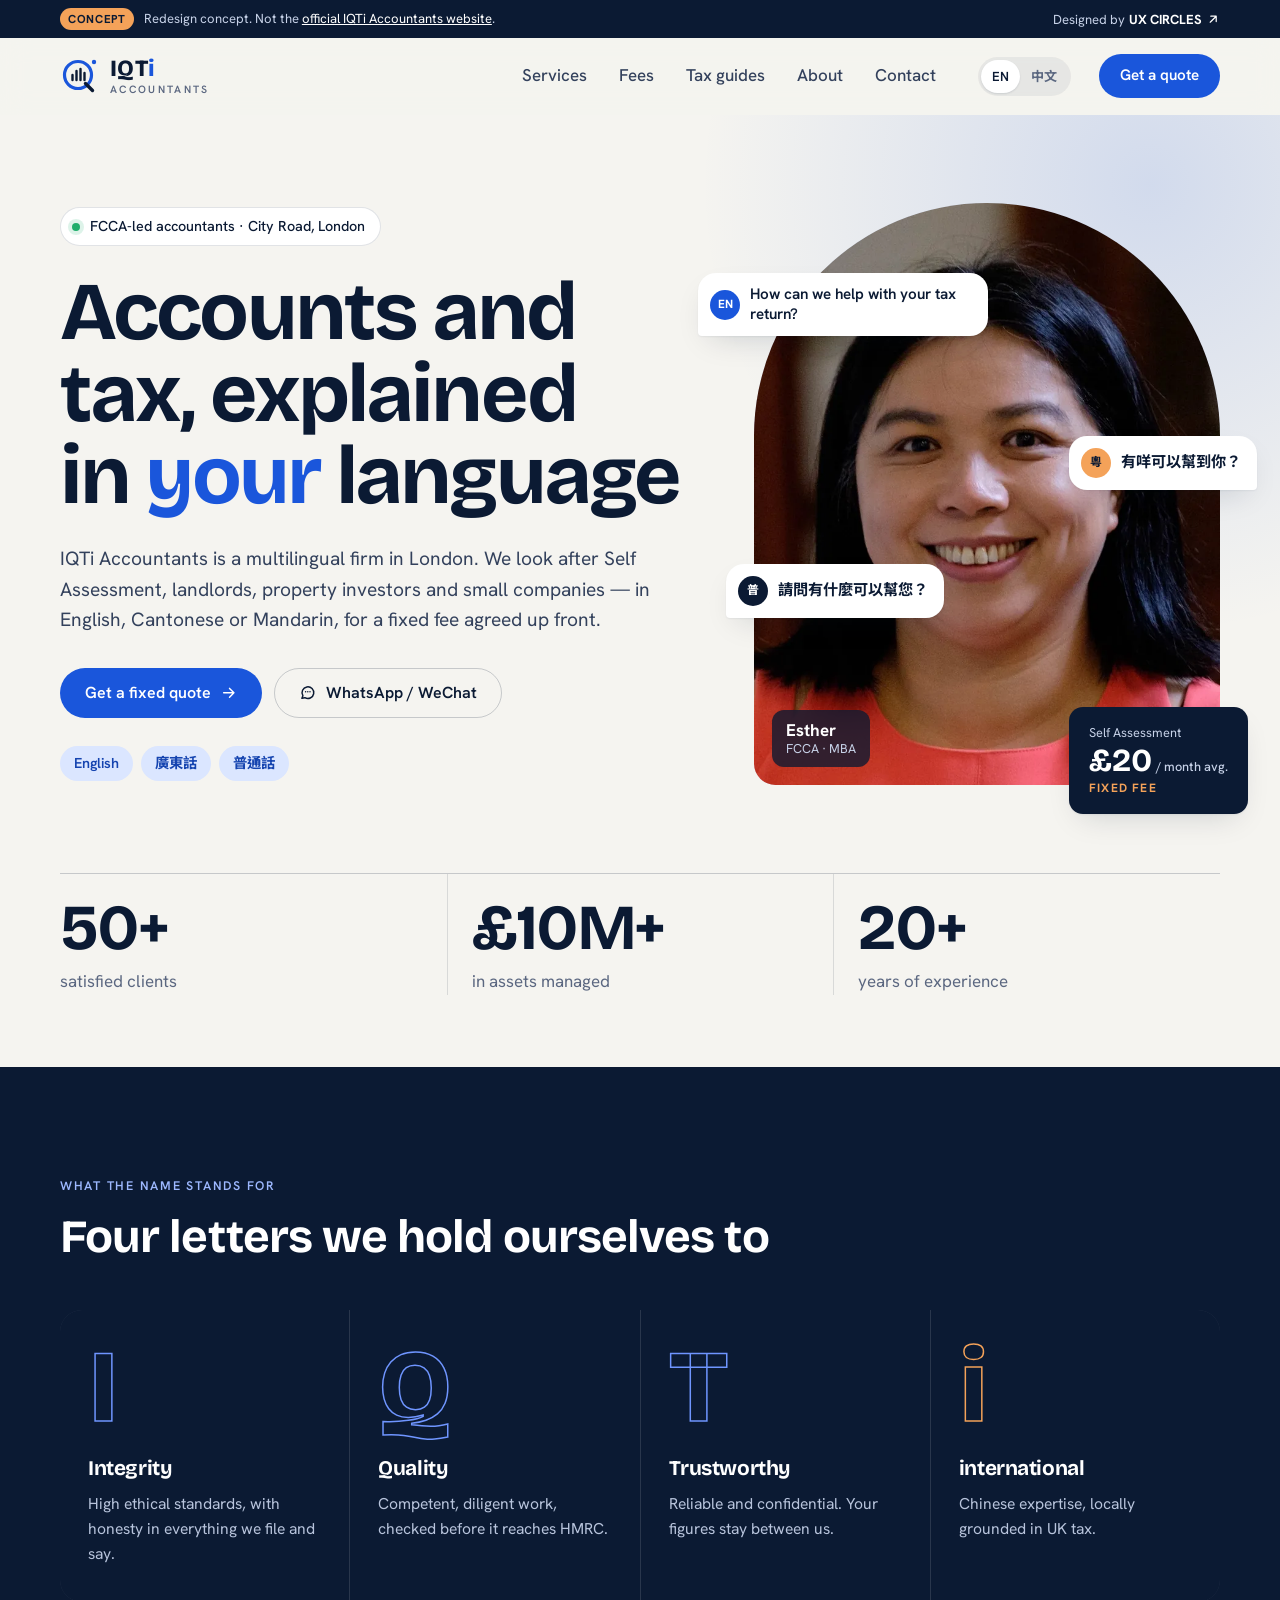
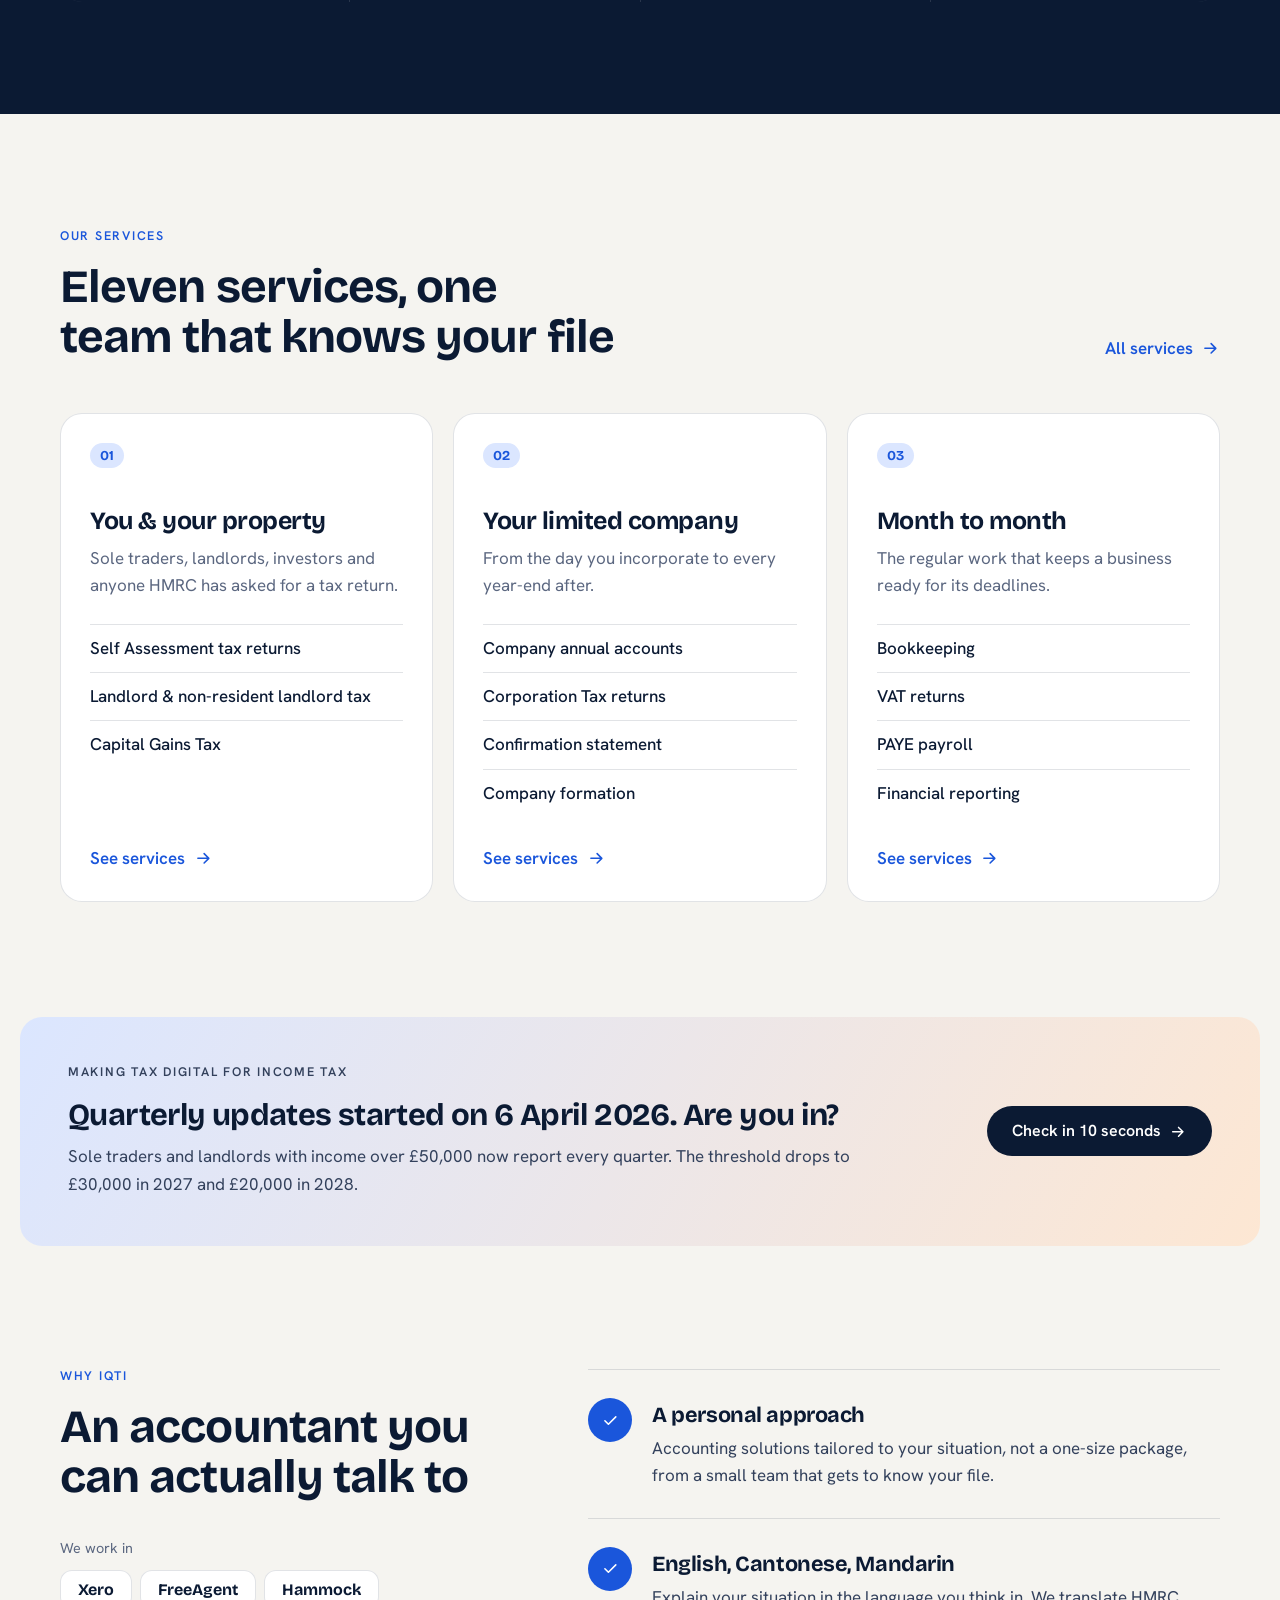
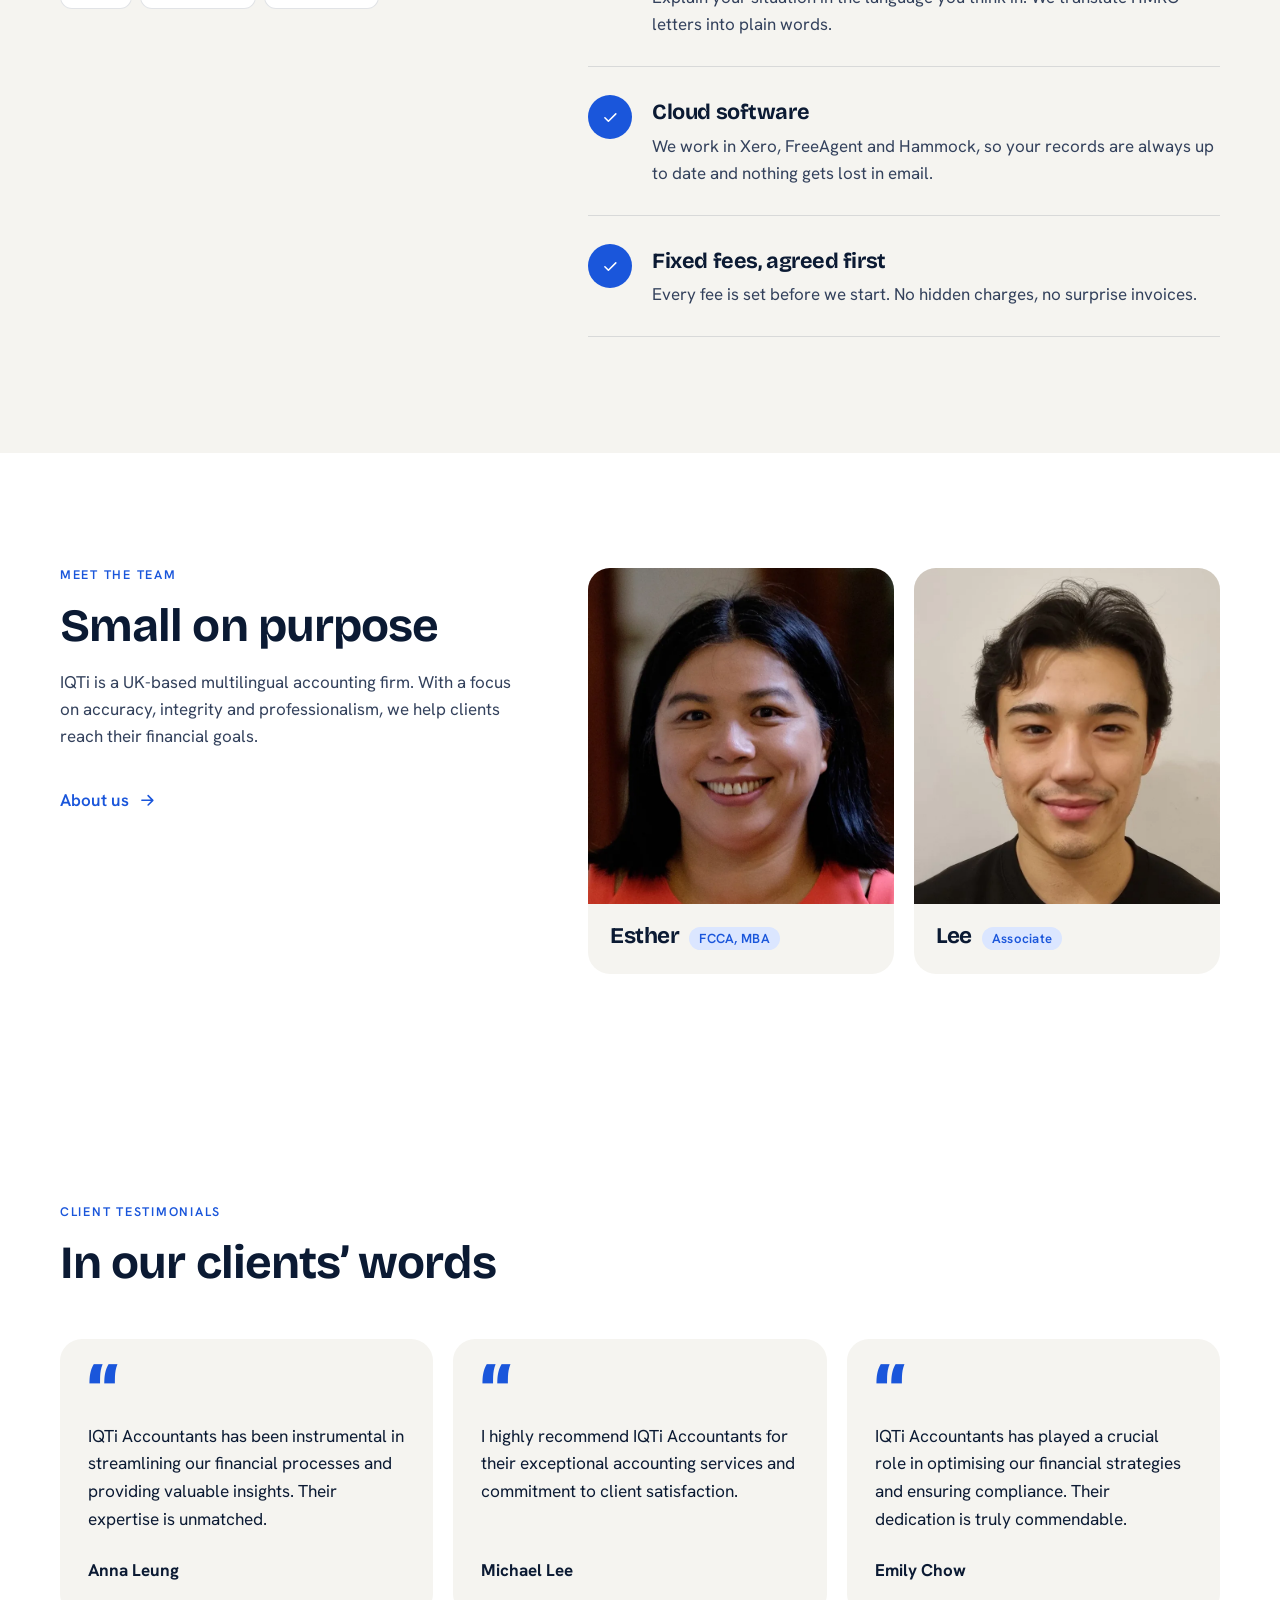
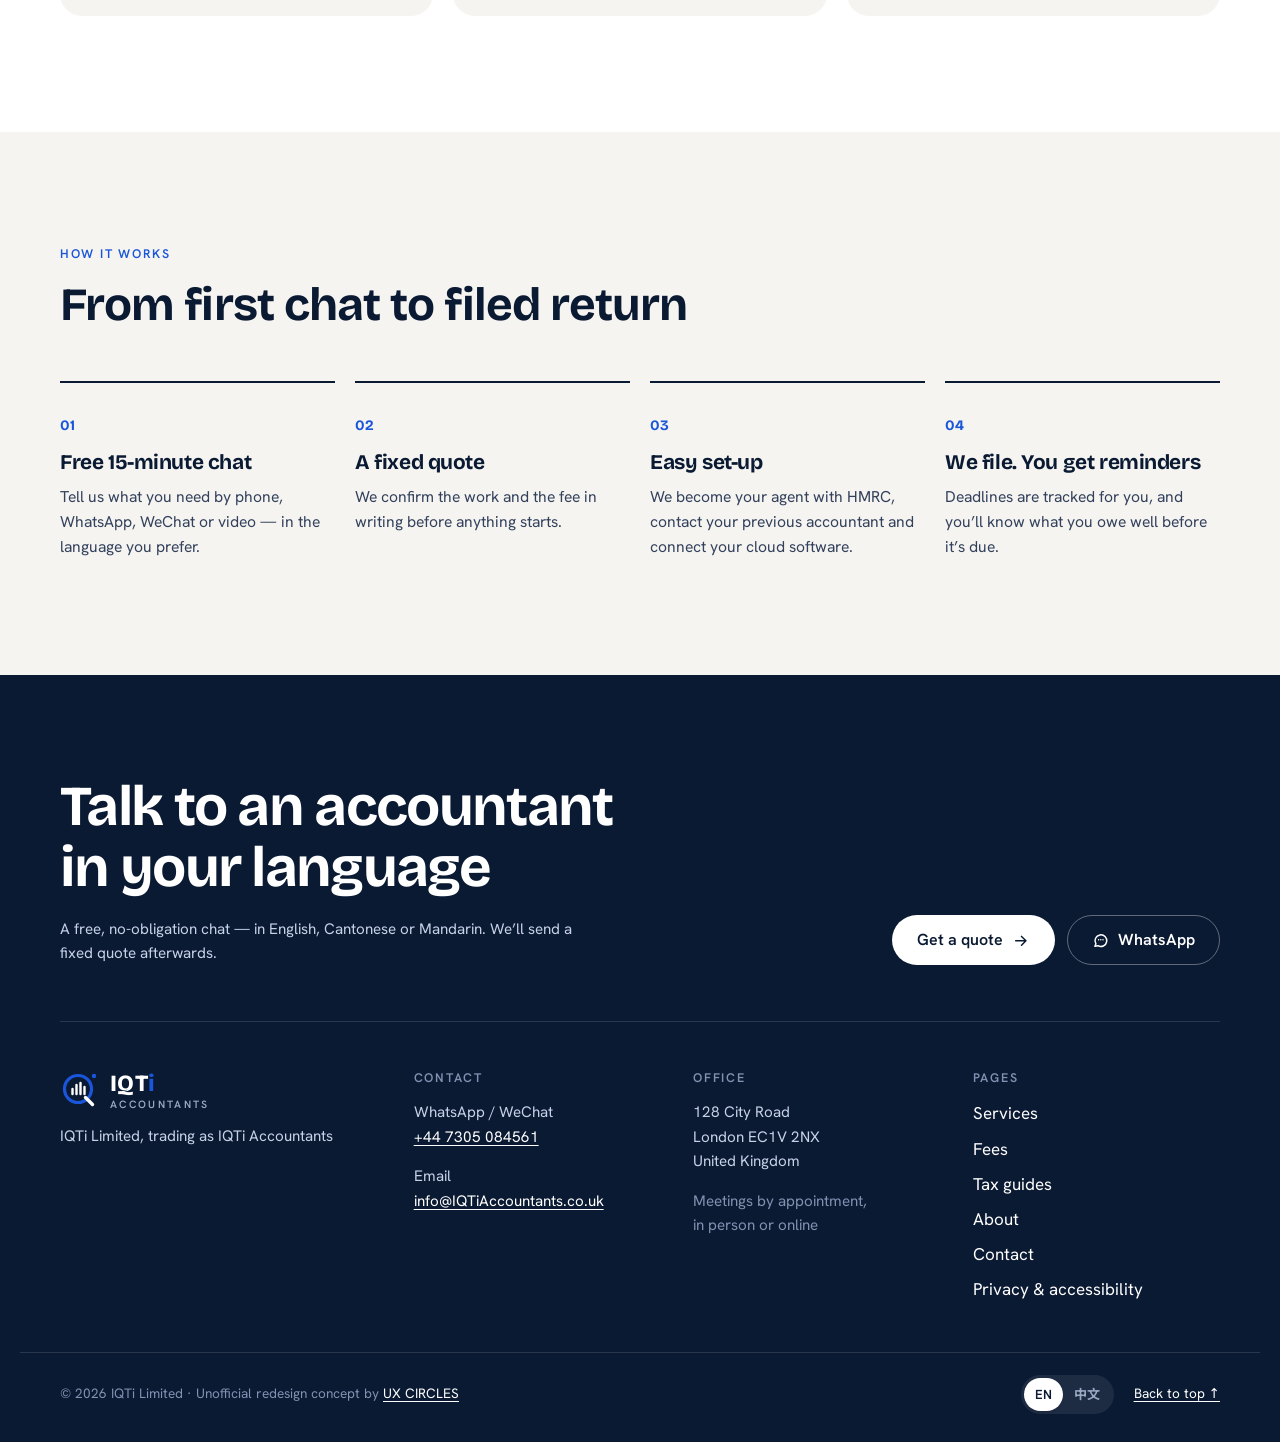
<file: index.html>
<!doctype html>
<html lang="en-GB">
<head>
<meta charset="utf-8">
<meta name="viewport" content="width=device-width, initial-scale=1">
<meta name="robots" content="noindex, nofollow">
<title>IQTi Accountants | Chinese-speaking accountants in London · 會計師</title>
<meta name="description" content="Multilingual accountants in London. Self Assessment, landlord tax, company accounts, VAT, payroll and bookkeeping in English, Cantonese and Mandarin, for fixed fees.">
<link rel="canonical" href="https://www.iqtiaccountants.co.uk/">
<link rel="alternate" hreflang="en-GB" href="https://www.iqtiaccountants.co.uk/">
<link rel="alternate" hreflang="zh-Hant" href="https://www.iqtiaccountants.co.uk/zh/">
<link rel="alternate" hreflang="x-default" href="https://www.iqtiaccountants.co.uk/">
<meta property="og:title" content="IQTi Accountants | Chinese-speaking accountants in London · 會計師">
<meta property="og:description" content="Multilingual accountants in London. Self Assessment, landlord tax, company accounts, VAT, payroll and bookkeeping in English, Cantonese and Mandarin, for fixed fees.">
<meta property="og:type" content="website">
<meta property="og:locale" content="en_GB">
<meta name="theme-color" content="#f5f4f0">
<link rel="icon" href="assets/img/favicon.svg" type="image/svg+xml">
<link rel="apple-touch-icon" href="assets/img/apple-touch-icon.png">
<link rel="preload" href="assets/fonts/bricolage.woff2" as="font" type="font/woff2" crossorigin>
<link rel="preload" href="assets/fonts/hanken.woff2" as="font" type="font/woff2" crossorigin>
<link rel="stylesheet" href="assets/css/style.css?v=2c78a64a">
<script>document.documentElement.classList.add("js")</script>
<script type="application/ld+json">{"@context": "https://schema.org", "@type": "AccountingService", "name": "IQTi Accountants", "alternateName": ["IQTi 會計師事務所", "IQTi Limited"], "url": "https://www.iqtiaccountants.co.uk/", "telephone": "+44 7305 084561", "email": "info@iqtiaccountants.co.uk", "address": {"@type": "PostalAddress", "streetAddress": "128 City Road", "addressLocality": "London", "postalCode": "EC1V 2NX", "addressCountry": "GB"}, "areaServed": "United Kingdom", "knowsLanguage": ["en", "yue", "cmn"]}</script>
</head>
<body class="lang-en home">
<a class="skip" href="#main">Skip to content</a>
<div class="concept-bar" role="note">
  <div class="wrap concept-inner">
    <p><span class="concept-tag">Concept</span><span class="concept-long">Redesign concept. Not the <a href="https://www.iqtiaccountants.co.uk/" target="_blank" rel="noopener">official IQTi Accountants website</a>.</span></p>
    <a href="https://ux-circles.com/professionals" target="_blank" rel="noopener"><span class="concept-by">Designed by </span><strong>UX CIRCLES</strong> <svg viewBox="0 0 24 24" aria-hidden="true"><path d="M7 17 17 7M8 7h9v9"/></svg></a>
  </div>
</div>
<header class="site-header" data-header>
  <div class="wrap header-inner">
    <a class="brand" href="./" aria-label="IQTi Accountants — home">
      <svg class="mark" viewBox="0 0 40 40" aria-hidden="true">
  <circle class="mark-ring" cx="18" cy="19" r="13.5"/>
  <path class="mark-bars" d="M12.5 24v-5M16.5 24v-9M20.5 24v-11M24.5 24v-7"/>
  <path class="mark-tail" d="m25.5 27.5 7 7"/>
  <circle class="mark-dot" cx="34" cy="6" r="2.2"/>
</svg>
      <span class="brand-text"><span class="brand-name">IQT<i>i</i></span><span class="brand-sub">Accountants</span></span>
    </a>
    <nav class="main-nav" aria-label="Main"><a href="services.html">Services</a><a href="fees.html">Fees</a><a href="guides.html">Tax guides</a><a href="about.html">About</a><a href="contact.html">Contact</a></nav>
    <div class="lang" role="group" aria-label="Language / 語言"><a href="./" lang="en-GB" hreflang="en-GB" aria-current="true">EN</a><a href="zh/" lang="zh-Hant" hreflang="zh-Hant">中文</a></div>
    <a class="btn btn-blue header-cta" href="contact.html#quote">Get a quote</a>
    <button class="menu-btn" aria-expanded="false" aria-controls="menu"><span class="menu-lines"><span></span><span></span></span><span class="sr">Menu</span></button>
  </div>
</header>
<div class="menu" id="menu" hidden>
  <div class="wrap menu-inner">
    <ul class="menu-links"><li><a href="services.html">Services</a></li><li><a href="fees.html">Fees</a></li><li><a href="guides.html">Tax guides</a></li><li><a href="about.html">About</a></li><li><a href="contact.html">Contact</a></li></ul>
    <div class="menu-foot">
      <a class="btn btn-blue" href="contact.html#quote">Get a quote <svg viewBox="0 0 24 24" aria-hidden="true"><path d="M5 12h14M13 6l6 6-6 6"/></svg></a>
      <a href="https://wa.me/447305084561" target="_blank" rel="noopener"><svg viewBox="0 0 24 24" aria-hidden="true"><path d="M4 19.5 5.3 16A8 8 0 1 1 8 18.7z"/><path d="M9 10.5h.01M12 10.5h.01M15 10.5h.01"/></svg> WhatsApp 07305 084561</a>
      <a href="mailto:info@iqtiaccountants.co.uk"><svg viewBox="0 0 24 24" aria-hidden="true"><rect x="3" y="5" width="18" height="14" rx="2"/><path d="m3 7 9 6 9-6"/></svg> info@IQTiAccountants.co.uk</a>
      <div class="lang" role="group" aria-label="Language / 語言"><a href="./" lang="en-GB" hreflang="en-GB" aria-current="true">EN</a><a href="zh/" lang="zh-Hant" hreflang="zh-Hant">中文</a></div>
    </div>
  </div>
</div>
<main id="main">

<section class="hero">
  <div class="wrap hero-grid">
    <div class="hero-copy">
      <p class="pill reveal"><span class="dot"></span>FCCA-led accountants · City Road, London</p>
      <h1 class="h-hero reveal">Accounts and tax, explained in <em>your</em> language</h1>
      <p class="lead reveal">IQTi Accountants is a multilingual firm in London. We look after Self Assessment, landlords, property investors and small companies — in English, Cantonese or Mandarin, for a fixed fee agreed up front.</p>
      <div class="reveal"><div class="cta-row">
      <a class="btn btn-blue" href="contact.html#quote">Get a fixed quote <svg viewBox="0 0 24 24" aria-hidden="true"><path d="M5 12h14M13 6l6 6-6 6"/></svg></a>
      <a class="btn btn-line" href="https://wa.me/447305084561" target="_blank" rel="noopener"><svg viewBox="0 0 24 24" aria-hidden="true"><path d="M4 19.5 5.3 16A8 8 0 1 1 8 18.7z"/><path d="M9 10.5h.01M12 10.5h.01M15 10.5h.01"/></svg> WhatsApp / WeChat</a>
    </div></div>
      <ul class="lang-chips reveal" aria-label="Languages we speak">
        <li lang="en-GB">English</li><li lang="yue-Hant">廣東話</li><li lang="cmn-Hant">普通話</li>
      </ul>
    </div>
    <div class="hero-visual reveal" aria-hidden="true">
      <div class="hv-photo"><img src="assets/img/esther.webp" alt="" width="760" height="1000" fetchpriority="high"></div>
      <div class="bubble b1"><span class="b-lang">EN</span>How can we help with your tax return?</div>
      <div class="bubble b2" lang="yue-Hant"><span class="b-lang">粵</span>有咩可以幫到你？</div>
      <div class="bubble b3" lang="cmn-Hant"><span class="b-lang">普</span>請問有什麼可以幫您？</div>
      <div class="hv-tag"><strong>Esther</strong><span>FCCA · MBA</span></div>
      <div class="hv-fee"><span>Self Assessment</span><strong>£20<small>/ month avg.</small></strong><em>Fixed fee</em></div>
    </div>
  </div>
  <div class="wrap"><dl class="stats"><div class="stat reveal"><dt>satisfied clients</dt><dd>50+</dd></div><div class="stat reveal"><dt>in assets managed</dt><dd>£10M+</dd></div><div class="stat reveal"><dt>years of experience</dt><dd>20+</dd></div></dl></div>
</section>

<section class="values" aria-labelledby="values-h">
  <div class="wrap">
    <div class="values-head">
      <p class="eyebrow eyebrow-light">What the name stands for</p>
      <h2 id="values-h" class="h-lg">Four letters we hold ourselves to</h2>
    </div>
    <ul class="val-grid"><li class="val reveal">
        <span class="val-letter" aria-hidden="true">I</span>
        <h3>Integrity</h3>
        <p>High ethical standards, with honesty in everything we file and say.</p>
      </li><li class="val reveal">
        <span class="val-letter" aria-hidden="true">Q</span>
        <h3>Quality</h3>
        <p>Competent, diligent work, checked before it reaches HMRC.</p>
      </li><li class="val reveal">
        <span class="val-letter" aria-hidden="true">T</span>
        <h3>Trustworthy</h3>
        <p>Reliable and confidential. Your figures stay between us.</p>
      </li><li class="val reveal">
        <span class="val-letter" aria-hidden="true">i</span>
        <h3>international</h3>
        <p>Chinese expertise, locally grounded in UK tax.</p>
      </li></ul>
  </div>
</section>

<section class="section" aria-labelledby="svc-h">
  <div class="wrap">
    <div class="sec-head sec-head-row">
      <div>
        <p class="eyebrow">Our services</p>
        <h2 id="svc-h" class="h-lg">Eleven services, one team that knows your file</h2>
      </div>
      <a class="link-arrow" href="services.html">All services <svg viewBox="0 0 24 24" aria-hidden="true"><path d="M5 12h14M13 6l6 6-6 6"/></svg></a>
    </div>
    <div class="g-grid"><a class="g-card reveal" href="services.html#personal">
        <span class="g-num">01</span>
        <h3>You &amp; your property</h3>
        <p>Sole traders, landlords, investors and anyone HMRC has asked for a tax return.</p>
        <ul><li>Self Assessment tax returns</li><li>Landlord &amp; non-resident landlord tax</li><li>Capital Gains Tax</li></ul>
        <span class="g-more">See services <svg viewBox="0 0 24 24" aria-hidden="true"><path d="M5 12h14M13 6l6 6-6 6"/></svg></span>
      </a><a class="g-card reveal" href="services.html#company">
        <span class="g-num">02</span>
        <h3>Your limited company</h3>
        <p>From the day you incorporate to every year-end after.</p>
        <ul><li>Company annual accounts</li><li>Corporation Tax returns</li><li>Confirmation statement</li><li>Company formation</li></ul>
        <span class="g-more">See services <svg viewBox="0 0 24 24" aria-hidden="true"><path d="M5 12h14M13 6l6 6-6 6"/></svg></span>
      </a><a class="g-card reveal" href="services.html#monthly">
        <span class="g-num">03</span>
        <h3>Month to month</h3>
        <p>The regular work that keeps a business ready for its deadlines.</p>
        <ul><li>Bookkeeping</li><li>VAT returns</li><li>PAYE payroll</li><li>Financial reporting</li></ul>
        <span class="g-more">See services <svg viewBox="0 0 24 24" aria-hidden="true"><path d="M5 12h14M13 6l6 6-6 6"/></svg></span>
      </a></div>
  </div>
</section>

<section class="mtd-band" aria-labelledby="mtd-h">
  <div class="wrap mtd-inner reveal">
    <div>
      <p class="eyebrow">Making Tax Digital for Income Tax</p>
      <h2 id="mtd-h" class="h-md">Quarterly updates started on 6 April 2026. Are you in?</h2>
      <p>Sole traders and landlords with income over £50,000 now report every quarter. The threshold drops to £30,000 in 2027 and £20,000 in 2028.</p>
    </div>
    <a class="btn btn-ink" href="guides.html#mtd">Check in 10 seconds <svg viewBox="0 0 24 24" aria-hidden="true"><path d="M5 12h14M13 6l6 6-6 6"/></svg></a>
  </div>
</section>

<section class="section" aria-labelledby="why-h">
  <div class="wrap split-2">
    <div class="sec-head sticky">
      <p class="eyebrow">Why IQTi</p>
      <h2 id="why-h" class="h-lg">An accountant you can actually talk to</h2>
      <div class="soft">
        <p>We work in</p>
        <ul class="soft-list"><li>Xero</li><li>FreeAgent</li><li>Hammock</li></ul>
      </div>
    </div>
    <ul class="why"><li class="why-item reveal"><span class="tick"><svg viewBox="0 0 24 24" aria-hidden="true"><path d="m5 12.5 4.5 4.5L19 7.5"/></svg></span><div><h3>A personal approach</h3><p>Accounting solutions tailored to your situation, not a one-size package, from a small team that gets to know your file.</p></div></li><li class="why-item reveal"><span class="tick"><svg viewBox="0 0 24 24" aria-hidden="true"><path d="m5 12.5 4.5 4.5L19 7.5"/></svg></span><div><h3>English, Cantonese, Mandarin</h3><p>Explain your situation in the language you think in. We translate HMRC letters into plain words.</p></div></li><li class="why-item reveal"><span class="tick"><svg viewBox="0 0 24 24" aria-hidden="true"><path d="m5 12.5 4.5 4.5L19 7.5"/></svg></span><div><h3>Cloud software</h3><p>We work in Xero, FreeAgent and Hammock, so your records are always up to date and nothing gets lost in email.</p></div></li><li class="why-item reveal"><span class="tick"><svg viewBox="0 0 24 24" aria-hidden="true"><path d="m5 12.5 4.5 4.5L19 7.5"/></svg></span><div><h3>Fixed fees, agreed first</h3><p>Every fee is set before we start. No hidden charges, no surprise invoices.</p></div></li></ul>
  </div>
</section>

<section class="section section-tint" aria-labelledby="team-h">
  <div class="wrap split-2 team-split">
    <div class="sec-head">
      <p class="eyebrow">Meet the team</p>
      <h2 id="team-h" class="h-lg">Small on purpose</h2>
      <p class="lead-sm">IQTi is a UK-based multilingual accounting firm. With a focus on accuracy, integrity and professionalism, we help clients reach their financial goals.</p>
      <a class="link-arrow" href="about.html">About us <svg viewBox="0 0 24 24" aria-hidden="true"><path d="M5 12h14M13 6l6 6-6 6"/></svg></a>
    </div>
    <div class="team"><article class="person reveal">
        <div class="person-img"><img src="assets/img/esther.webp" alt="Esther, Accountant" width="760" height="1000" loading="lazy"></div>
        <div class="person-body">
          <h3>Esther <span class="cred">FCCA, MBA</span></h3>
          
        </div>
      </article><article class="person reveal">
        <div class="person-img"><img src="assets/img/lee.webp" alt="Lee, Associate" width="760" height="1000" loading="lazy"></div>
        <div class="person-body">
          <h3>Lee <span class="cred">Associate</span></h3>
          
        </div>
      </article></div>
  </div>
</section>

<section class="section section-tint" aria-labelledby="t-h">
  <div class="wrap">
    <div class="sec-head">
      <p class="eyebrow">Client testimonials</p>
      <h2 id="t-h" class="h-lg">In our clients’ words</h2>
    </div>
    <div class="quotes"><figure class="quote reveal">
        <blockquote><p>IQTi Accountants has been instrumental in streamlining our financial processes and providing valuable insights. Their expertise is unmatched.</p></blockquote>
        <figcaption>Anna Leung</figcaption>
      </figure><figure class="quote reveal">
        <blockquote><p>I highly recommend IQTi Accountants for their exceptional accounting services and commitment to client satisfaction.</p></blockquote>
        <figcaption>Michael Lee</figcaption>
      </figure><figure class="quote reveal">
        <blockquote><p>IQTi Accountants has played a crucial role in optimising our financial strategies and ensuring compliance. Their dedication is truly commendable.</p></blockquote>
        <figcaption>Emily Chow</figcaption>
      </figure></div>
  </div>
</section>
<section class="section" aria-labelledby="steps-h">
  <div class="wrap">
    <div class="sec-head">
      <p class="eyebrow">How it works</p>
      <h2 id="steps-h" class="h-lg">From first chat to filed return</h2>
    </div>
    <ol class="steps"><li class="step reveal"><span class="step-n">01</span><h3>Free 15-minute chat</h3><p>Tell us what you need by phone, WhatsApp, WeChat or video — in the language you prefer.</p></li><li class="step reveal"><span class="step-n">02</span><h3>A fixed quote</h3><p>We confirm the work and the fee in writing before anything starts.</p></li><li class="step reveal"><span class="step-n">03</span><h3>Easy set-up</h3><p>We become your agent with HMRC, contact your previous accountant and connect your cloud software.</p></li><li class="step reveal"><span class="step-n">04</span><h3>We file. You get reminders</h3><p>Deadlines are tracked for you, and you’ll know what you owe well before it’s due.</p></li></ol>
  </div>
</section>

</main>
<footer class="site-footer">
  <div class="wrap">
    <div class="footer-top">
      <div>
        <h2 class="footer-q">Talk to an accountant<br>in your language</h2>
        <p class="footer-lead">A free, no-obligation chat — in English, Cantonese or Mandarin. We’ll send a fixed quote afterwards.</p>
      </div>
      <div class="footer-actions">
        <a class="btn btn-white" href="contact.html#quote">Get a quote <svg viewBox="0 0 24 24" aria-hidden="true"><path d="M5 12h14M13 6l6 6-6 6"/></svg></a>
        <a class="btn btn-line-light" href="https://wa.me/447305084561" target="_blank" rel="noopener"><svg viewBox="0 0 24 24" aria-hidden="true"><path d="M4 19.5 5.3 16A8 8 0 1 1 8 18.7z"/><path d="M9 10.5h.01M12 10.5h.01M15 10.5h.01"/></svg> WhatsApp</a>
      </div>
    </div>
    <div class="footer-grid">
      <div class="f-brand"><a class="brand" href="./" aria-label="IQTi Accountants — home">
      <svg class="mark" viewBox="0 0 40 40" aria-hidden="true">
  <circle class="mark-ring" cx="18" cy="19" r="13.5"/>
  <path class="mark-bars" d="M12.5 24v-5M16.5 24v-9M20.5 24v-11M24.5 24v-7"/>
  <path class="mark-tail" d="m25.5 27.5 7 7"/>
  <circle class="mark-dot" cx="34" cy="6" r="2.2"/>
</svg>
      <span class="brand-text"><span class="brand-name">IQT<i>i</i></span><span class="brand-sub">Accountants</span></span>
    </a><p>IQTi Limited, trading as IQTi Accountants</p></div>
      <div><h3 class="f-h">Contact</h3>
        <p>WhatsApp / WeChat<br><a class="u" href="https://wa.me/447305084561" target="_blank" rel="noopener">+44 7305 084561</a></p>
        <p>Email<br><a class="u" href="mailto:info@iqtiaccountants.co.uk">info@IQTiAccountants.co.uk</a></p></div>
      <div><h3 class="f-h">Office</h3><p>128 City Road<br>London EC1V 2NX<br>United Kingdom</p><p class="muted">Meetings by appointment,<br>in person or online</p></div>
      <div><h3 class="f-h">Pages</h3><ul class="f-links"><li><a href="services.html">Services</a></li><li><a href="fees.html">Fees</a></li><li><a href="guides.html">Tax guides</a></li><li><a href="about.html">About</a></li><li><a href="contact.html">Contact</a></li><li><a href="legal.html">Privacy &amp; accessibility</a></li></ul></div>
    </div>
  </div>
  <div class="wrap footer-base">
    <span>© <span data-year>2026</span> IQTi Limited · <span class="concept-note">Unofficial redesign concept by <a class="u" href="https://ux-circles.com/professionals" target="_blank" rel="noopener">UX CIRCLES</a></span></span>
    <span class="footer-base-r"><div class="lang" role="group" aria-label="Language / 語言"><a href="./" lang="en-GB" hreflang="en-GB" aria-current="true">EN</a><a href="zh/" lang="zh-Hant" hreflang="zh-Hant">中文</a></div><a href="#main" class="u">Back to top ↑</a></span>
  </div>
</footer>
<nav class="action-bar" aria-label="Quick contact">
  <a href="tel:+447305084561"><svg viewBox="0 0 24 24" aria-hidden="true"><path d="M5 4h4l2 5-2.5 1.5a11 11 0 0 0 5 5L15 13l5 2v4a2 2 0 0 1-2 2A16 16 0 0 1 3 6a2 2 0 0 1 2-2"/></svg><span>Call</span></a>
  <a href="https://wa.me/447305084561" target="_blank" rel="noopener"><svg viewBox="0 0 24 24" aria-hidden="true"><path d="M4 19.5 5.3 16A8 8 0 1 1 8 18.7z"/><path d="M9 10.5h.01M12 10.5h.01M15 10.5h.01"/></svg><span>WhatsApp</span></a>
  <a class="ab-quote" href="contact.html#quote"><svg viewBox="0 0 24 24" aria-hidden="true"><path d="M5 12h14M13 6l6 6-6 6"/></svg><span>Get a quote</span></a>
</nav>
<script>window.IQTI = {"perMonth": "/ month", "perYear": "a year", "pickOne": "Tick a service to see an estimate", "approx": "Typical fixed fee", "services": "services", "mtd": {"empty": "Enter your income to check", "in26": ["You’re in MTD now", "Your qualifying income is over £50,000, so Making Tax Digital for Income Tax applies from 6 April 2026. Your first quarterly update was due by 7 August 2026."], "in27": ["You join on 6 April 2027", "Qualifying income over £30,000 means MTD for Income Tax from 6 April 2027, based on your 2025/26 tax return."], "in28": ["You join on 6 April 2028", "Qualifying income over £20,000 means MTD for Income Tax from 6 April 2028, based on your 2026/27 tax return."], "out": ["Not required yet", "Below £20,000 you are not yet required to join. Keep an eye on it if your income grows — we can set you up early on a voluntary basis."]}, "sdlt": {"total": "Stamp Duty to pay", "eff": "Effective rate", "band": "Band", "rate": "Rate", "tax": "Tax", "upTo": "Up to", "above": "Above", "ftbOver": "Over £500,000: first-time buyer relief doesn’t apply, so standard rates are used."}, "form": {"subject": "Quote request", "name": "Name", "email": "Email", "phone": "Phone", "type": "Business type", "turnover": "Annual turnover", "vat": "VAT returns", "payroll": "Payroll", "books": "Bookkeeping", "msg": "Message", "lang": "Preferred language", "hello": "Hello IQTi, I’d like a quote.", "missing": "Please fill in the highlighted fields."}};</script>
<script src="assets/js/main.js?v=eba55646" defer></script>
</body>
</html>
</file>
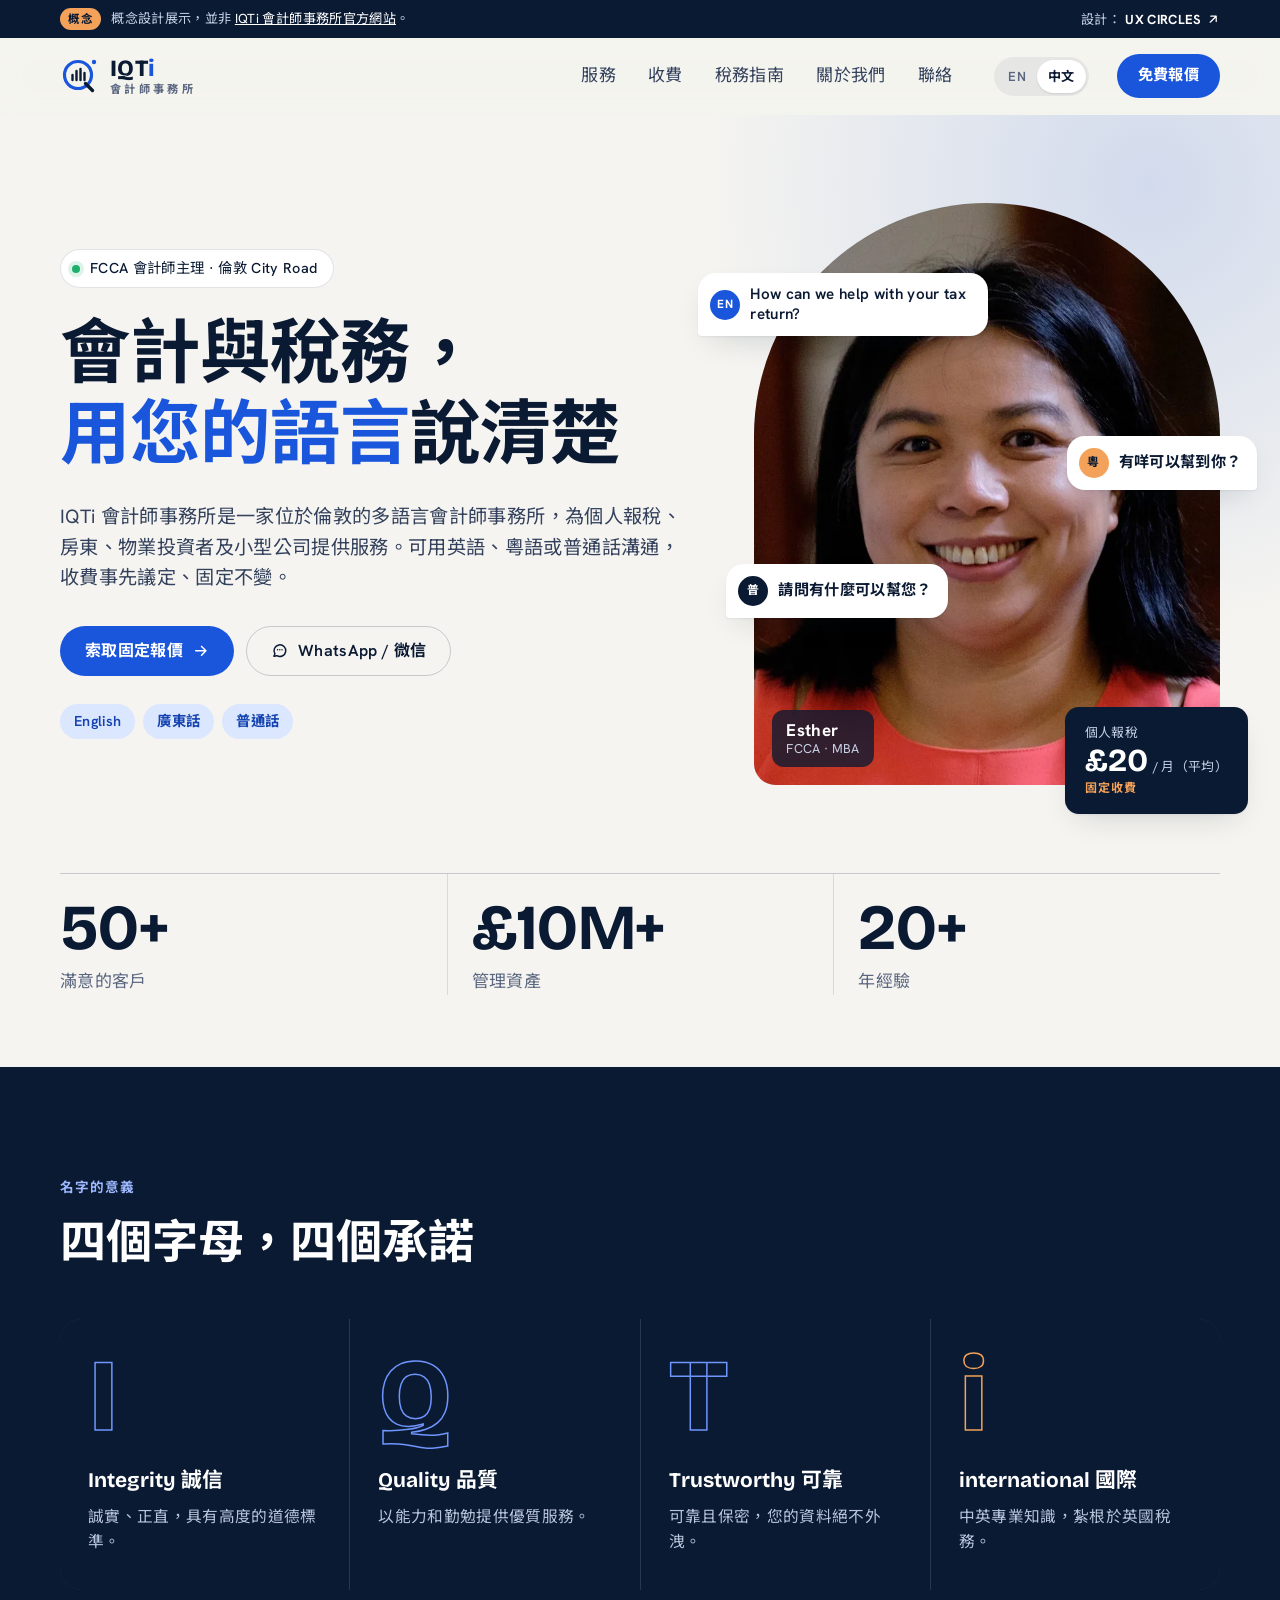
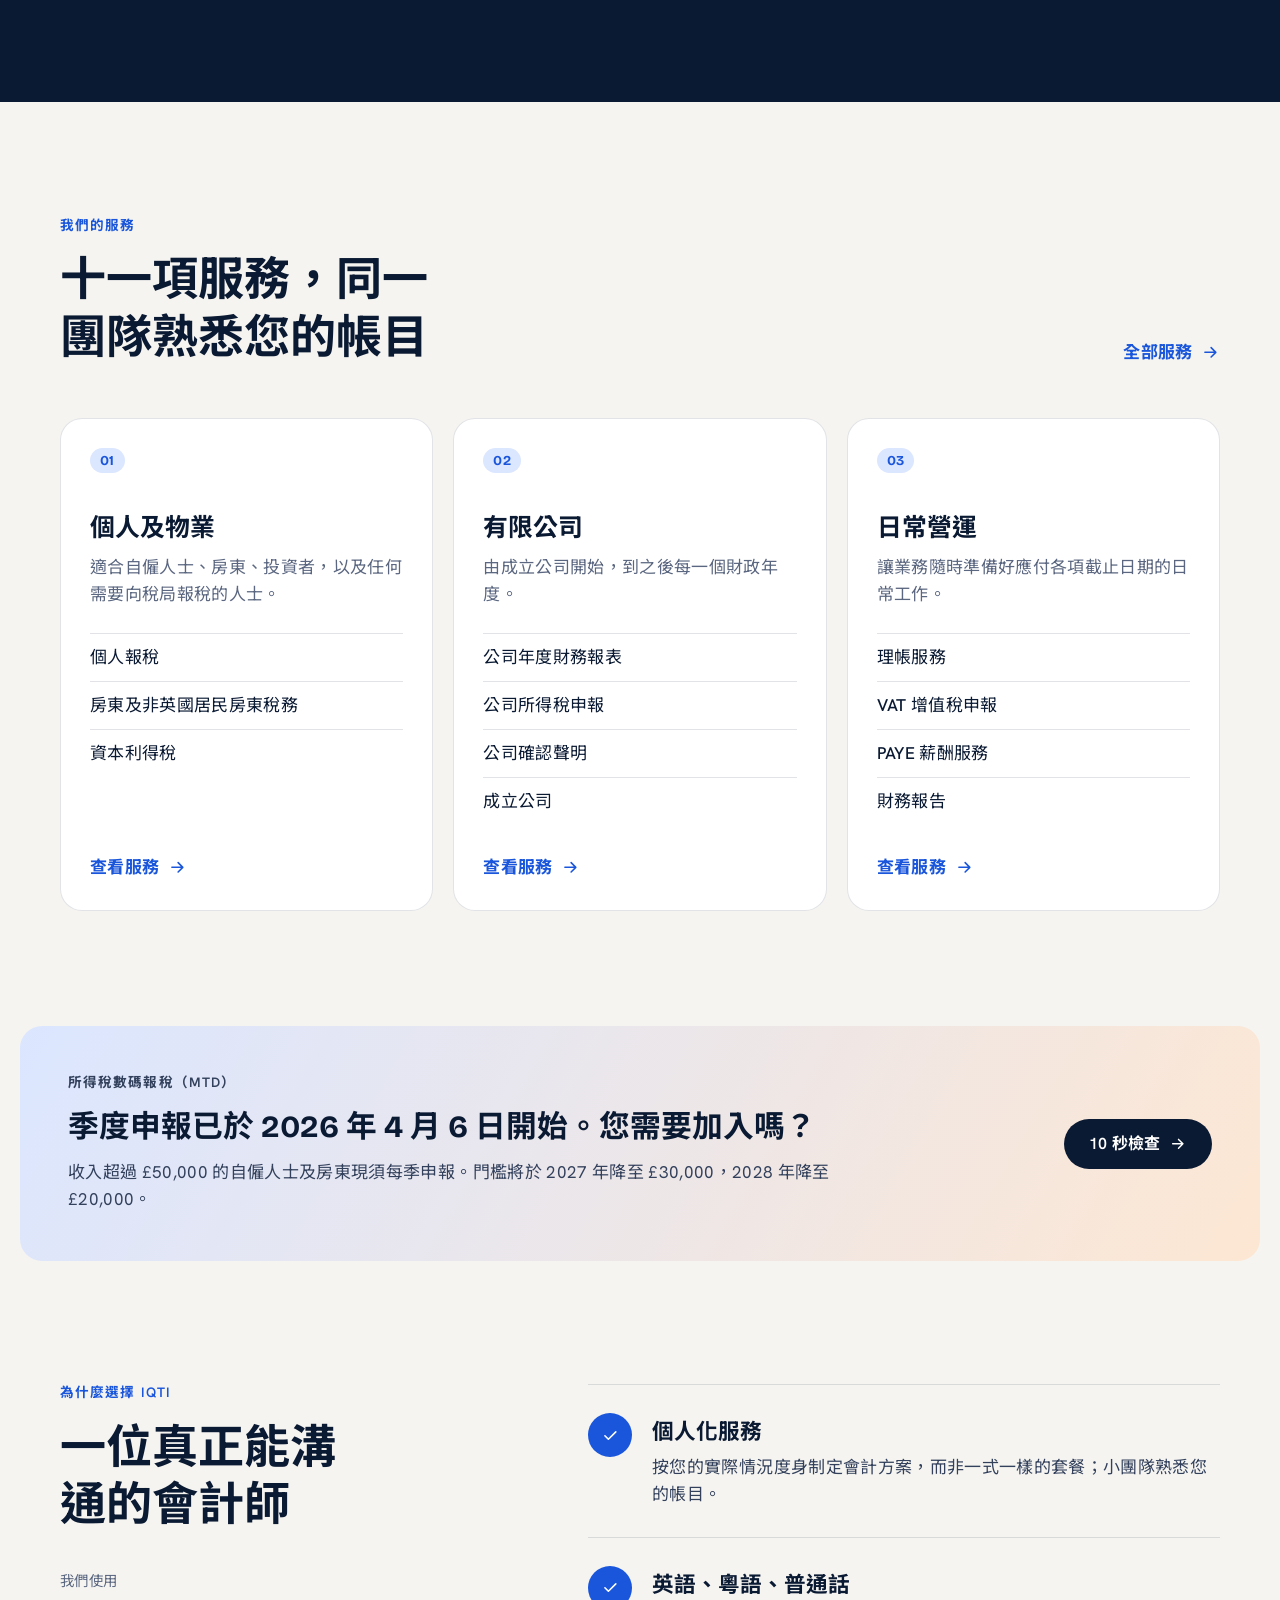
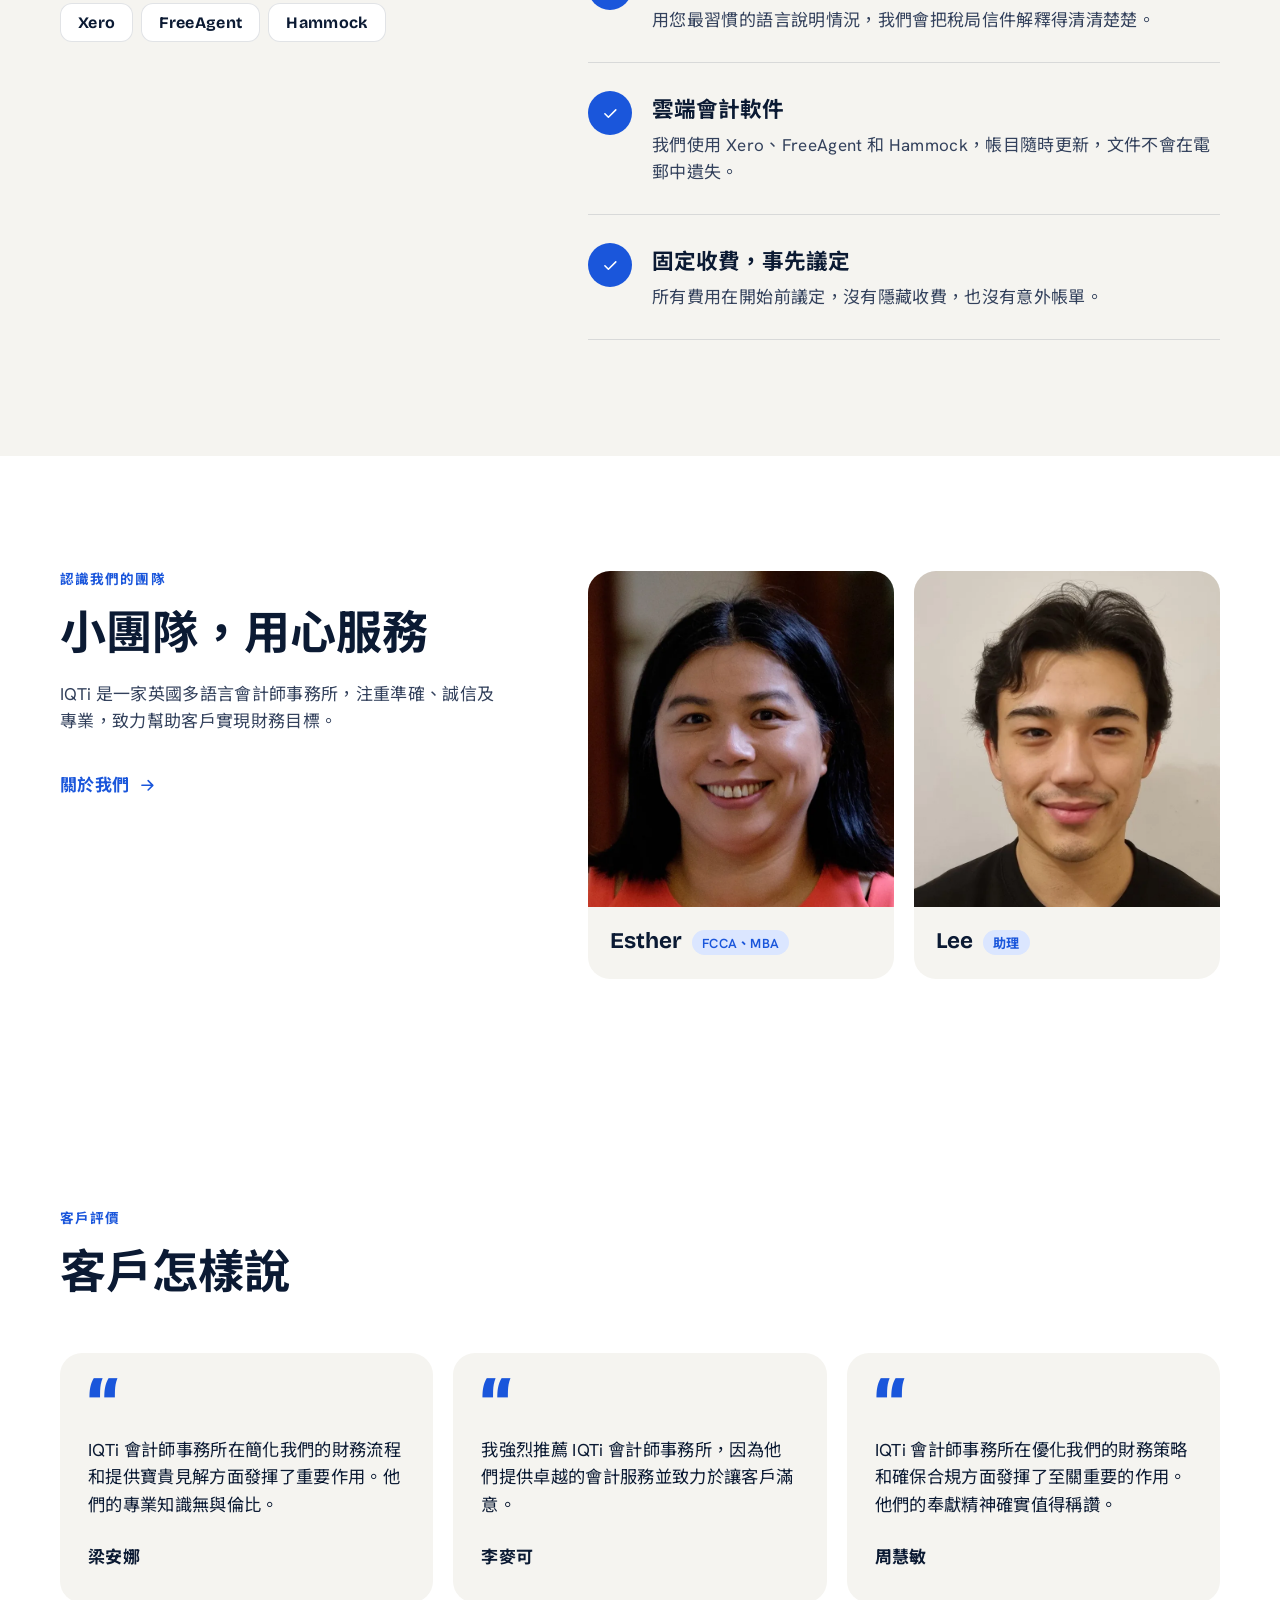
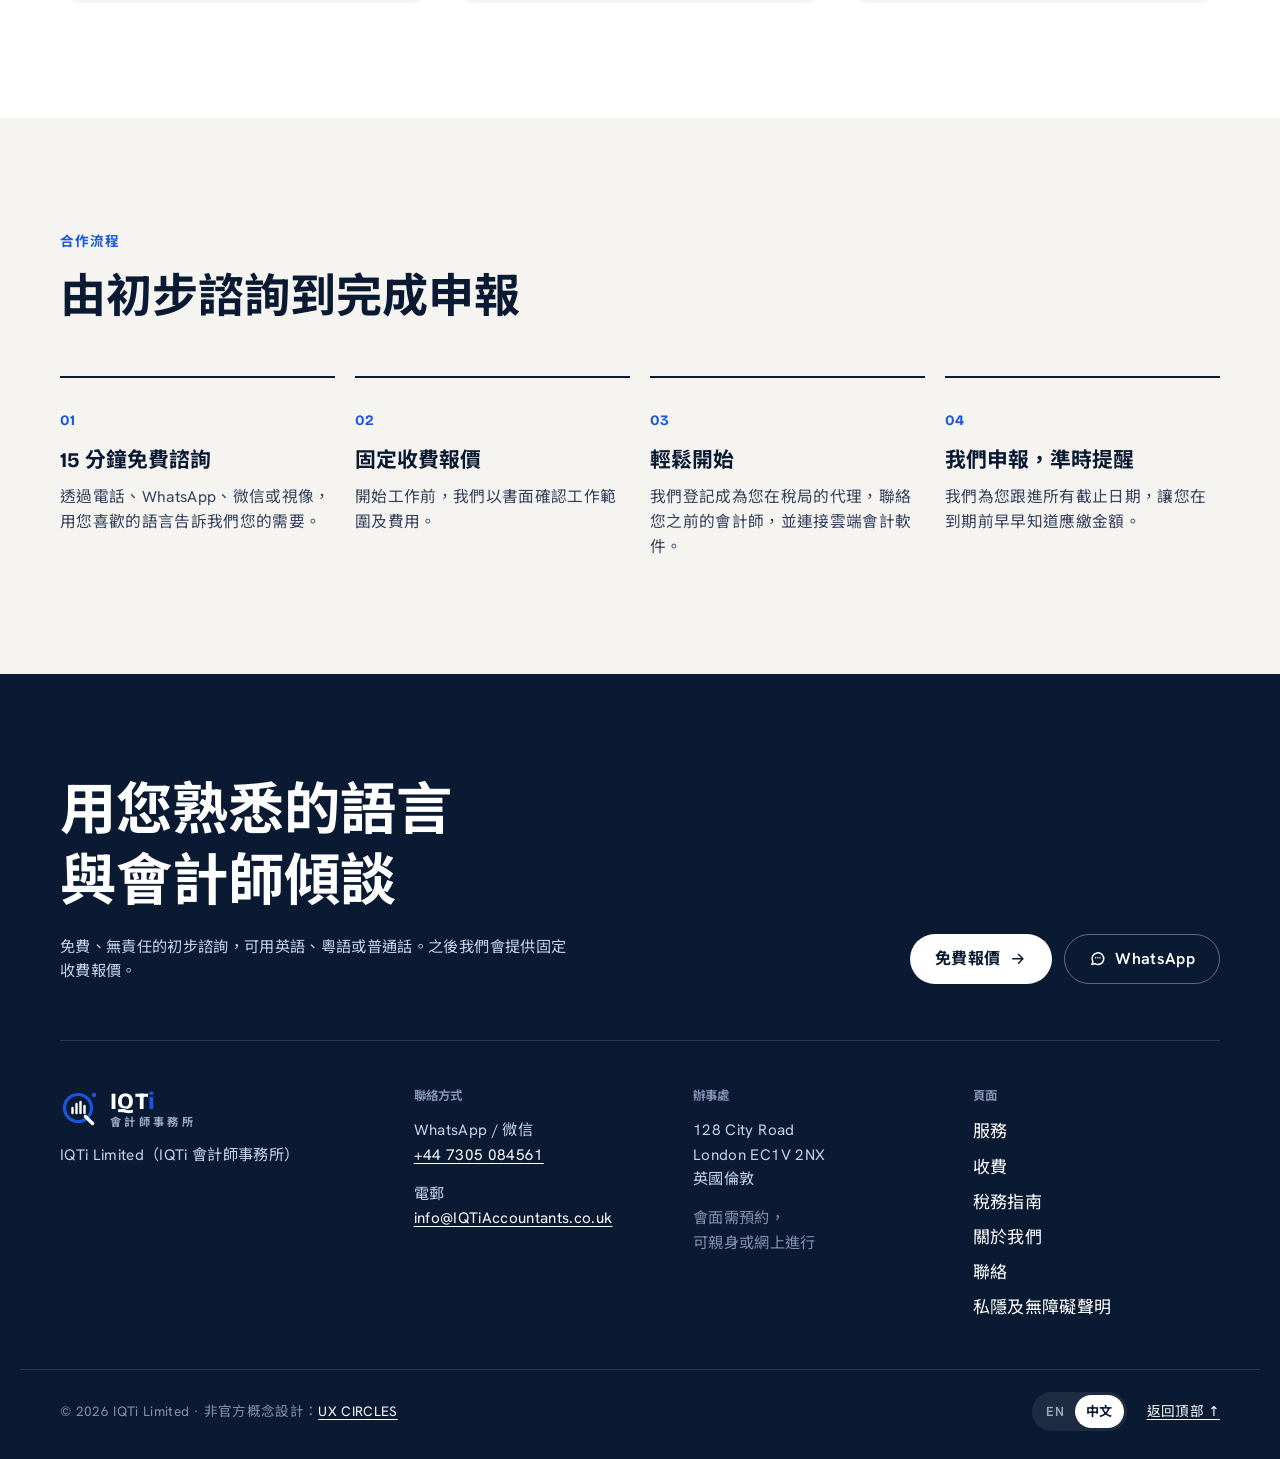
<file: zh/index.html>
<!doctype html>
<html lang="zh-Hant">
<head>
<meta charset="utf-8">
<meta name="viewport" content="width=device-width, initial-scale=1">
<meta name="robots" content="noindex, nofollow">
<title>IQTi 會計師事務所 | 倫敦中英雙語會計師</title>
<meta name="description" content="倫敦多語言會計師事務所，以英語、粵語及普通話提供個人報稅、房東稅務、公司帳目、增值稅、薪酬及理帳服務，收費固定。">
<link rel="canonical" href="https://www.iqtiaccountants.co.uk/zh/">
<link rel="alternate" hreflang="en-GB" href="https://www.iqtiaccountants.co.uk/">
<link rel="alternate" hreflang="zh-Hant" href="https://www.iqtiaccountants.co.uk/zh/">
<link rel="alternate" hreflang="x-default" href="https://www.iqtiaccountants.co.uk/">
<meta property="og:title" content="IQTi 會計師事務所 | 倫敦中英雙語會計師">
<meta property="og:description" content="倫敦多語言會計師事務所，以英語、粵語及普通話提供個人報稅、房東稅務、公司帳目、增值稅、薪酬及理帳服務，收費固定。">
<meta property="og:type" content="website">
<meta property="og:locale" content="zh_HK">
<meta name="theme-color" content="#f5f4f0">
<link rel="icon" href="../assets/img/favicon.svg" type="image/svg+xml">
<link rel="apple-touch-icon" href="../assets/img/apple-touch-icon.png">
<link rel="preload" href="../assets/fonts/bricolage.woff2" as="font" type="font/woff2" crossorigin>
<link rel="preload" href="../assets/fonts/noto-sans-tc-700.woff2" as="font" type="font/woff2" crossorigin>
<link rel="stylesheet" href="../assets/css/style.css?v=2c78a64a">
<script>document.documentElement.classList.add("js")</script>
<script type="application/ld+json">{"@context": "https://schema.org", "@type": "AccountingService", "name": "IQTi Accountants", "alternateName": ["IQTi 會計師事務所", "IQTi Limited"], "url": "https://www.iqtiaccountants.co.uk/", "telephone": "+44 7305 084561", "email": "info@iqtiaccountants.co.uk", "address": {"@type": "PostalAddress", "streetAddress": "128 City Road", "addressLocality": "London", "postalCode": "EC1V 2NX", "addressCountry": "GB"}, "areaServed": "United Kingdom", "knowsLanguage": ["en", "yue", "cmn"]}</script>
</head>
<body class="lang-zh home">
<a class="skip" href="#main">跳至正文</a>
<div class="concept-bar" role="note">
  <div class="wrap concept-inner">
    <p><span class="concept-tag">概念</span><span class="concept-long">概念設計展示，並非 <a href="https://www.iqtiaccountants.co.uk/" target="_blank" rel="noopener">IQTi 會計師事務所官方網站</a>。</span></p>
    <a href="https://ux-circles.com/professionals" target="_blank" rel="noopener"><span class="concept-by">設計：</span><strong>UX CIRCLES</strong> <svg viewBox="0 0 24 24" aria-hidden="true"><path d="M7 17 17 7M8 7h9v9"/></svg></a>
  </div>
</div>
<header class="site-header" data-header>
  <div class="wrap header-inner">
    <a class="brand" href="./" aria-label="IQTi 會計師事務所 — 主頁">
      <svg class="mark" viewBox="0 0 40 40" aria-hidden="true">
  <circle class="mark-ring" cx="18" cy="19" r="13.5"/>
  <path class="mark-bars" d="M12.5 24v-5M16.5 24v-9M20.5 24v-11M24.5 24v-7"/>
  <path class="mark-tail" d="m25.5 27.5 7 7"/>
  <circle class="mark-dot" cx="34" cy="6" r="2.2"/>
</svg>
      <span class="brand-text"><span class="brand-name">IQT<i>i</i></span><span class="brand-sub">會計師事務所</span></span>
    </a>
    <nav class="main-nav" aria-label="主選單"><a href="services.html">服務</a><a href="fees.html">收費</a><a href="guides.html">稅務指南</a><a href="about.html">關於我們</a><a href="contact.html">聯絡</a></nav>
    <div class="lang" role="group" aria-label="Language / 語言"><a href="../" lang="en-GB" hreflang="en-GB">EN</a><a href="../zh/" lang="zh-Hant" hreflang="zh-Hant" aria-current="true">中文</a></div>
    <a class="btn btn-blue header-cta" href="contact.html#quote">免費報價</a>
    <button class="menu-btn" aria-expanded="false" aria-controls="menu"><span class="menu-lines"><span></span><span></span></span><span class="sr">選單</span></button>
  </div>
</header>
<div class="menu" id="menu" hidden>
  <div class="wrap menu-inner">
    <ul class="menu-links"><li><a href="services.html">服務</a></li><li><a href="fees.html">收費</a></li><li><a href="guides.html">稅務指南</a></li><li><a href="about.html">關於我們</a></li><li><a href="contact.html">聯絡</a></li></ul>
    <div class="menu-foot">
      <a class="btn btn-blue" href="contact.html#quote">免費報價 <svg viewBox="0 0 24 24" aria-hidden="true"><path d="M5 12h14M13 6l6 6-6 6"/></svg></a>
      <a href="https://wa.me/447305084561" target="_blank" rel="noopener"><svg viewBox="0 0 24 24" aria-hidden="true"><path d="M4 19.5 5.3 16A8 8 0 1 1 8 18.7z"/><path d="M9 10.5h.01M12 10.5h.01M15 10.5h.01"/></svg> WhatsApp 07305 084561</a>
      <a href="mailto:info@iqtiaccountants.co.uk"><svg viewBox="0 0 24 24" aria-hidden="true"><rect x="3" y="5" width="18" height="14" rx="2"/><path d="m3 7 9 6 9-6"/></svg> info@IQTiAccountants.co.uk</a>
      <div class="lang" role="group" aria-label="Language / 語言"><a href="../" lang="en-GB" hreflang="en-GB">EN</a><a href="../zh/" lang="zh-Hant" hreflang="zh-Hant" aria-current="true">中文</a></div>
    </div>
  </div>
</div>
<main id="main">

<section class="hero">
  <div class="wrap hero-grid">
    <div class="hero-copy">
      <p class="pill reveal"><span class="dot"></span>FCCA 會計師主理 · 倫敦 City Road</p>
      <h1 class="h-hero reveal">會計與稅務，<em>用您的語言</em>說清楚</h1>
      <p class="lead reveal">IQTi 會計師事務所是一家位於倫敦的多語言會計師事務所，為個人報稅、房東、物業投資者及小型公司提供服務。可用英語、粵語或普通話溝通，收費事先議定、固定不變。</p>
      <div class="reveal"><div class="cta-row">
      <a class="btn btn-blue" href="contact.html#quote">索取固定報價 <svg viewBox="0 0 24 24" aria-hidden="true"><path d="M5 12h14M13 6l6 6-6 6"/></svg></a>
      <a class="btn btn-line" href="https://wa.me/447305084561" target="_blank" rel="noopener"><svg viewBox="0 0 24 24" aria-hidden="true"><path d="M4 19.5 5.3 16A8 8 0 1 1 8 18.7z"/><path d="M9 10.5h.01M12 10.5h.01M15 10.5h.01"/></svg> WhatsApp / 微信</a>
    </div></div>
      <ul class="lang-chips reveal" aria-label="我們使用的語言">
        <li lang="en-GB">English</li><li lang="yue-Hant">廣東話</li><li lang="cmn-Hant">普通話</li>
      </ul>
    </div>
    <div class="hero-visual reveal" aria-hidden="true">
      <div class="hv-photo"><img src="../assets/img/esther.webp" alt="" width="760" height="1000" fetchpriority="high"></div>
      <div class="bubble b1"><span class="b-lang">EN</span>How can we help with your tax return?</div>
      <div class="bubble b2" lang="yue-Hant"><span class="b-lang">粵</span>有咩可以幫到你？</div>
      <div class="bubble b3" lang="cmn-Hant"><span class="b-lang">普</span>請問有什麼可以幫您？</div>
      <div class="hv-tag"><strong>Esther</strong><span>FCCA · MBA</span></div>
      <div class="hv-fee"><span>個人報稅</span><strong>£20<small>/ 月（平均）</small></strong><em>固定收費</em></div>
    </div>
  </div>
  <div class="wrap"><dl class="stats"><div class="stat reveal"><dt>滿意的客戶</dt><dd>50+</dd></div><div class="stat reveal"><dt>管理資產</dt><dd>£10M+</dd></div><div class="stat reveal"><dt>年經驗</dt><dd>20+</dd></div></dl></div>
</section>

<section class="values" aria-labelledby="values-h">
  <div class="wrap">
    <div class="values-head">
      <p class="eyebrow eyebrow-light">名字的意義</p>
      <h2 id="values-h" class="h-lg">四個字母，四個承諾</h2>
    </div>
    <ul class="val-grid"><li class="val reveal">
        <span class="val-letter" aria-hidden="true">I</span>
        <h3>Integrity 誠信</h3>
        <p>誠實、正直，具有高度的道德標準。</p>
      </li><li class="val reveal">
        <span class="val-letter" aria-hidden="true">Q</span>
        <h3>Quality 品質</h3>
        <p>以能力和勤勉提供優質服務。</p>
      </li><li class="val reveal">
        <span class="val-letter" aria-hidden="true">T</span>
        <h3>Trustworthy 可靠</h3>
        <p>可靠且保密，您的資料絕不外洩。</p>
      </li><li class="val reveal">
        <span class="val-letter" aria-hidden="true">i</span>
        <h3>international 國際</h3>
        <p>中英專業知識，紮根於英國稅務。</p>
      </li></ul>
  </div>
</section>

<section class="section" aria-labelledby="svc-h">
  <div class="wrap">
    <div class="sec-head sec-head-row">
      <div>
        <p class="eyebrow">我們的服務</p>
        <h2 id="svc-h" class="h-lg">十一項服務，同一團隊熟悉您的帳目</h2>
      </div>
      <a class="link-arrow" href="services.html">全部服務 <svg viewBox="0 0 24 24" aria-hidden="true"><path d="M5 12h14M13 6l6 6-6 6"/></svg></a>
    </div>
    <div class="g-grid"><a class="g-card reveal" href="services.html#personal">
        <span class="g-num">01</span>
        <h3>個人及物業</h3>
        <p>適合自僱人士、房東、投資者，以及任何需要向稅局報稅的人士。</p>
        <ul><li>個人報稅</li><li>房東及非英國居民房東稅務</li><li>資本利得稅</li></ul>
        <span class="g-more">查看服務 <svg viewBox="0 0 24 24" aria-hidden="true"><path d="M5 12h14M13 6l6 6-6 6"/></svg></span>
      </a><a class="g-card reveal" href="services.html#company">
        <span class="g-num">02</span>
        <h3>有限公司</h3>
        <p>由成立公司開始，到之後每一個財政年度。</p>
        <ul><li>公司年度財務報表</li><li>公司所得稅申報</li><li>公司確認聲明</li><li>成立公司</li></ul>
        <span class="g-more">查看服務 <svg viewBox="0 0 24 24" aria-hidden="true"><path d="M5 12h14M13 6l6 6-6 6"/></svg></span>
      </a><a class="g-card reveal" href="services.html#monthly">
        <span class="g-num">03</span>
        <h3>日常營運</h3>
        <p>讓業務隨時準備好應付各項截止日期的日常工作。</p>
        <ul><li>理帳服務</li><li>VAT 增值稅申報</li><li>PAYE 薪酬服務</li><li>財務報告</li></ul>
        <span class="g-more">查看服務 <svg viewBox="0 0 24 24" aria-hidden="true"><path d="M5 12h14M13 6l6 6-6 6"/></svg></span>
      </a></div>
  </div>
</section>

<section class="mtd-band" aria-labelledby="mtd-h">
  <div class="wrap mtd-inner reveal">
    <div>
      <p class="eyebrow">所得稅數碼報稅（MTD）</p>
      <h2 id="mtd-h" class="h-md">季度申報已於 2026 年 4 月 6 日開始。您需要加入嗎？</h2>
      <p>收入超過 £50,000 的自僱人士及房東現須每季申報。門檻將於 2027 年降至 £30,000，2028 年降至 £20,000。</p>
    </div>
    <a class="btn btn-ink" href="guides.html#mtd">10 秒檢查 <svg viewBox="0 0 24 24" aria-hidden="true"><path d="M5 12h14M13 6l6 6-6 6"/></svg></a>
  </div>
</section>

<section class="section" aria-labelledby="why-h">
  <div class="wrap split-2">
    <div class="sec-head sticky">
      <p class="eyebrow">為什麼選擇 IQTi</p>
      <h2 id="why-h" class="h-lg">一位真正能溝通的會計師</h2>
      <div class="soft">
        <p>我們使用</p>
        <ul class="soft-list"><li>Xero</li><li>FreeAgent</li><li>Hammock</li></ul>
      </div>
    </div>
    <ul class="why"><li class="why-item reveal"><span class="tick"><svg viewBox="0 0 24 24" aria-hidden="true"><path d="m5 12.5 4.5 4.5L19 7.5"/></svg></span><div><h3>個人化服務</h3><p>按您的實際情況度身制定會計方案，而非一式一樣的套餐；小團隊熟悉您的帳目。</p></div></li><li class="why-item reveal"><span class="tick"><svg viewBox="0 0 24 24" aria-hidden="true"><path d="m5 12.5 4.5 4.5L19 7.5"/></svg></span><div><h3>英語、粵語、普通話</h3><p>用您最習慣的語言說明情況，我們會把稅局信件解釋得清清楚楚。</p></div></li><li class="why-item reveal"><span class="tick"><svg viewBox="0 0 24 24" aria-hidden="true"><path d="m5 12.5 4.5 4.5L19 7.5"/></svg></span><div><h3>雲端會計軟件</h3><p>我們使用 Xero、FreeAgent 和 Hammock，帳目隨時更新，文件不會在電郵中遺失。</p></div></li><li class="why-item reveal"><span class="tick"><svg viewBox="0 0 24 24" aria-hidden="true"><path d="m5 12.5 4.5 4.5L19 7.5"/></svg></span><div><h3>固定收費，事先議定</h3><p>所有費用在開始前議定，沒有隱藏收費，也沒有意外帳單。</p></div></li></ul>
  </div>
</section>

<section class="section section-tint" aria-labelledby="team-h">
  <div class="wrap split-2 team-split">
    <div class="sec-head">
      <p class="eyebrow">認識我們的團隊</p>
      <h2 id="team-h" class="h-lg">小團隊，用心服務</h2>
      <p class="lead-sm">IQTi 是一家英國多語言會計師事務所，注重準確、誠信及專業，致力幫助客戶實現財務目標。</p>
      <a class="link-arrow" href="about.html">關於我們 <svg viewBox="0 0 24 24" aria-hidden="true"><path d="M5 12h14M13 6l6 6-6 6"/></svg></a>
    </div>
    <div class="team"><article class="person reveal">
        <div class="person-img"><img src="../assets/img/esther.webp" alt="Esther, 會計師" width="760" height="1000" loading="lazy"></div>
        <div class="person-body">
          <h3>Esther <span class="cred">FCCA、MBA</span></h3>
          
        </div>
      </article><article class="person reveal">
        <div class="person-img"><img src="../assets/img/lee.webp" alt="Lee, 助理" width="760" height="1000" loading="lazy"></div>
        <div class="person-body">
          <h3>Lee <span class="cred">助理</span></h3>
          
        </div>
      </article></div>
  </div>
</section>

<section class="section section-tint" aria-labelledby="t-h">
  <div class="wrap">
    <div class="sec-head">
      <p class="eyebrow">客戶評價</p>
      <h2 id="t-h" class="h-lg">客戶怎樣說</h2>
    </div>
    <div class="quotes"><figure class="quote reveal">
        <blockquote><p>IQTi 會計師事務所在簡化我們的財務流程和提供寶貴見解方面發揮了重要作用。他們的專業知識無與倫比。</p></blockquote>
        <figcaption>梁安娜</figcaption>
      </figure><figure class="quote reveal">
        <blockquote><p>我強烈推薦 IQTi 會計師事務所，因為他們提供卓越的會計服務並致力於讓客戶滿意。</p></blockquote>
        <figcaption>李麥可</figcaption>
      </figure><figure class="quote reveal">
        <blockquote><p>IQTi 會計師事務所在優化我們的財務策略和確保合規方面發揮了至關重要的作用。他們的奉獻精神確實值得稱讚。</p></blockquote>
        <figcaption>周慧敏</figcaption>
      </figure></div>
  </div>
</section>
<section class="section" aria-labelledby="steps-h">
  <div class="wrap">
    <div class="sec-head">
      <p class="eyebrow">合作流程</p>
      <h2 id="steps-h" class="h-lg">由初步諮詢到完成申報</h2>
    </div>
    <ol class="steps"><li class="step reveal"><span class="step-n">01</span><h3>15 分鐘免費諮詢</h3><p>透過電話、WhatsApp、微信或視像，用您喜歡的語言告訴我們您的需要。</p></li><li class="step reveal"><span class="step-n">02</span><h3>固定收費報價</h3><p>開始工作前，我們以書面確認工作範圍及費用。</p></li><li class="step reveal"><span class="step-n">03</span><h3>輕鬆開始</h3><p>我們登記成為您在稅局的代理，聯絡您之前的會計師，並連接雲端會計軟件。</p></li><li class="step reveal"><span class="step-n">04</span><h3>我們申報，準時提醒</h3><p>我們為您跟進所有截止日期，讓您在到期前早早知道應繳金額。</p></li></ol>
  </div>
</section>

</main>
<footer class="site-footer">
  <div class="wrap">
    <div class="footer-top">
      <div>
        <h2 class="footer-q">用您熟悉的語言<br>與會計師傾談</h2>
        <p class="footer-lead">免費、無責任的初步諮詢，可用英語、粵語或普通話。之後我們會提供固定收費報價。</p>
      </div>
      <div class="footer-actions">
        <a class="btn btn-white" href="contact.html#quote">免費報價 <svg viewBox="0 0 24 24" aria-hidden="true"><path d="M5 12h14M13 6l6 6-6 6"/></svg></a>
        <a class="btn btn-line-light" href="https://wa.me/447305084561" target="_blank" rel="noopener"><svg viewBox="0 0 24 24" aria-hidden="true"><path d="M4 19.5 5.3 16A8 8 0 1 1 8 18.7z"/><path d="M9 10.5h.01M12 10.5h.01M15 10.5h.01"/></svg> WhatsApp</a>
      </div>
    </div>
    <div class="footer-grid">
      <div class="f-brand"><a class="brand" href="./" aria-label="IQTi 會計師事務所 — 主頁">
      <svg class="mark" viewBox="0 0 40 40" aria-hidden="true">
  <circle class="mark-ring" cx="18" cy="19" r="13.5"/>
  <path class="mark-bars" d="M12.5 24v-5M16.5 24v-9M20.5 24v-11M24.5 24v-7"/>
  <path class="mark-tail" d="m25.5 27.5 7 7"/>
  <circle class="mark-dot" cx="34" cy="6" r="2.2"/>
</svg>
      <span class="brand-text"><span class="brand-name">IQT<i>i</i></span><span class="brand-sub">會計師事務所</span></span>
    </a><p>IQTi Limited（IQTi 會計師事務所）</p></div>
      <div><h3 class="f-h">聯絡方式</h3>
        <p>WhatsApp / 微信<br><a class="u" href="https://wa.me/447305084561" target="_blank" rel="noopener">+44 7305 084561</a></p>
        <p>電郵<br><a class="u" href="mailto:info@iqtiaccountants.co.uk">info@IQTiAccountants.co.uk</a></p></div>
      <div><h3 class="f-h">辦事處</h3><p>128 City Road<br>London EC1V 2NX<br>英國倫敦</p><p class="muted">會面需預約，<br>可親身或網上進行</p></div>
      <div><h3 class="f-h">頁面</h3><ul class="f-links"><li><a href="services.html">服務</a></li><li><a href="fees.html">收費</a></li><li><a href="guides.html">稅務指南</a></li><li><a href="about.html">關於我們</a></li><li><a href="contact.html">聯絡</a></li><li><a href="legal.html">私隱及無障礙聲明</a></li></ul></div>
    </div>
  </div>
  <div class="wrap footer-base">
    <span>© <span data-year>2026</span> IQTi Limited · <span class="concept-note">非官方概念設計：<a class="u" href="https://ux-circles.com/professionals" target="_blank" rel="noopener">UX CIRCLES</a></span></span>
    <span class="footer-base-r"><div class="lang" role="group" aria-label="Language / 語言"><a href="../" lang="en-GB" hreflang="en-GB">EN</a><a href="../zh/" lang="zh-Hant" hreflang="zh-Hant" aria-current="true">中文</a></div><a href="#main" class="u">返回頂部 ↑</a></span>
  </div>
</footer>
<nav class="action-bar" aria-label="快速聯絡">
  <a href="tel:+447305084561"><svg viewBox="0 0 24 24" aria-hidden="true"><path d="M5 4h4l2 5-2.5 1.5a11 11 0 0 0 5 5L15 13l5 2v4a2 2 0 0 1-2 2A16 16 0 0 1 3 6a2 2 0 0 1 2-2"/></svg><span>致電</span></a>
  <a href="https://wa.me/447305084561" target="_blank" rel="noopener"><svg viewBox="0 0 24 24" aria-hidden="true"><path d="M4 19.5 5.3 16A8 8 0 1 1 8 18.7z"/><path d="M9 10.5h.01M12 10.5h.01M15 10.5h.01"/></svg><span>WhatsApp</span></a>
  <a class="ab-quote" href="contact.html#quote"><svg viewBox="0 0 24 24" aria-hidden="true"><path d="M5 12h14M13 6l6 6-6 6"/></svg><span>免費報價</span></a>
</nav>
<script>window.IQTI = {"perMonth": "/ 月", "perYear": "每年", "pickOne": "請剔選服務以查看估算", "approx": "一般固定收費", "services": "項服務", "mtd": {"empty": "請輸入收入以查看", "in26": ["您已須遵行 MTD", "您的合資格收入超過 £50,000，自 2026 年 4 月 6 日起須遵行所得稅數碼報稅（MTD）。首份季度申報已於 2026 年 8 月 7 日到期。"], "in27": ["2027 年 4 月 6 日起適用", "合資格收入超過 £30,000，將根據 2025/26 年度報稅表，自 2027 年 4 月 6 日起須遵行 MTD。"], "in28": ["2028 年 4 月 6 日起適用", "合資格收入超過 £20,000，將根據 2026/27 年度報稅表，自 2028 年 4 月 6 日起須遵行 MTD。"], "out": ["暫時無須加入", "收入低於 £20,000 暫時無須加入。如收入增加請留意，我們亦可協助您提早自願加入。"]}, "sdlt": {"total": "應繳印花稅", "eff": "實際稅率", "band": "稅階", "rate": "稅率", "tax": "稅款", "upTo": "不超過", "above": "超過", "ftbOver": "樓價超過 £500,000，不適用首次置業寬減，按標準稅率計算。"}, "form": {"subject": "報價查詢", "name": "姓名", "email": "電郵", "phone": "電話", "type": "業務類型", "turnover": "年營業額", "vat": "增值稅申報", "payroll": "薪酬管理", "books": "記帳", "msg": "訊息", "lang": "希望使用的語言", "hello": "您好 IQTi，我想查詢報價。", "missing": "請填寫已標示的欄位。"}};</script>
<script src="../assets/js/main.js?v=eba55646" defer></script>
</body>
</html>
</file>
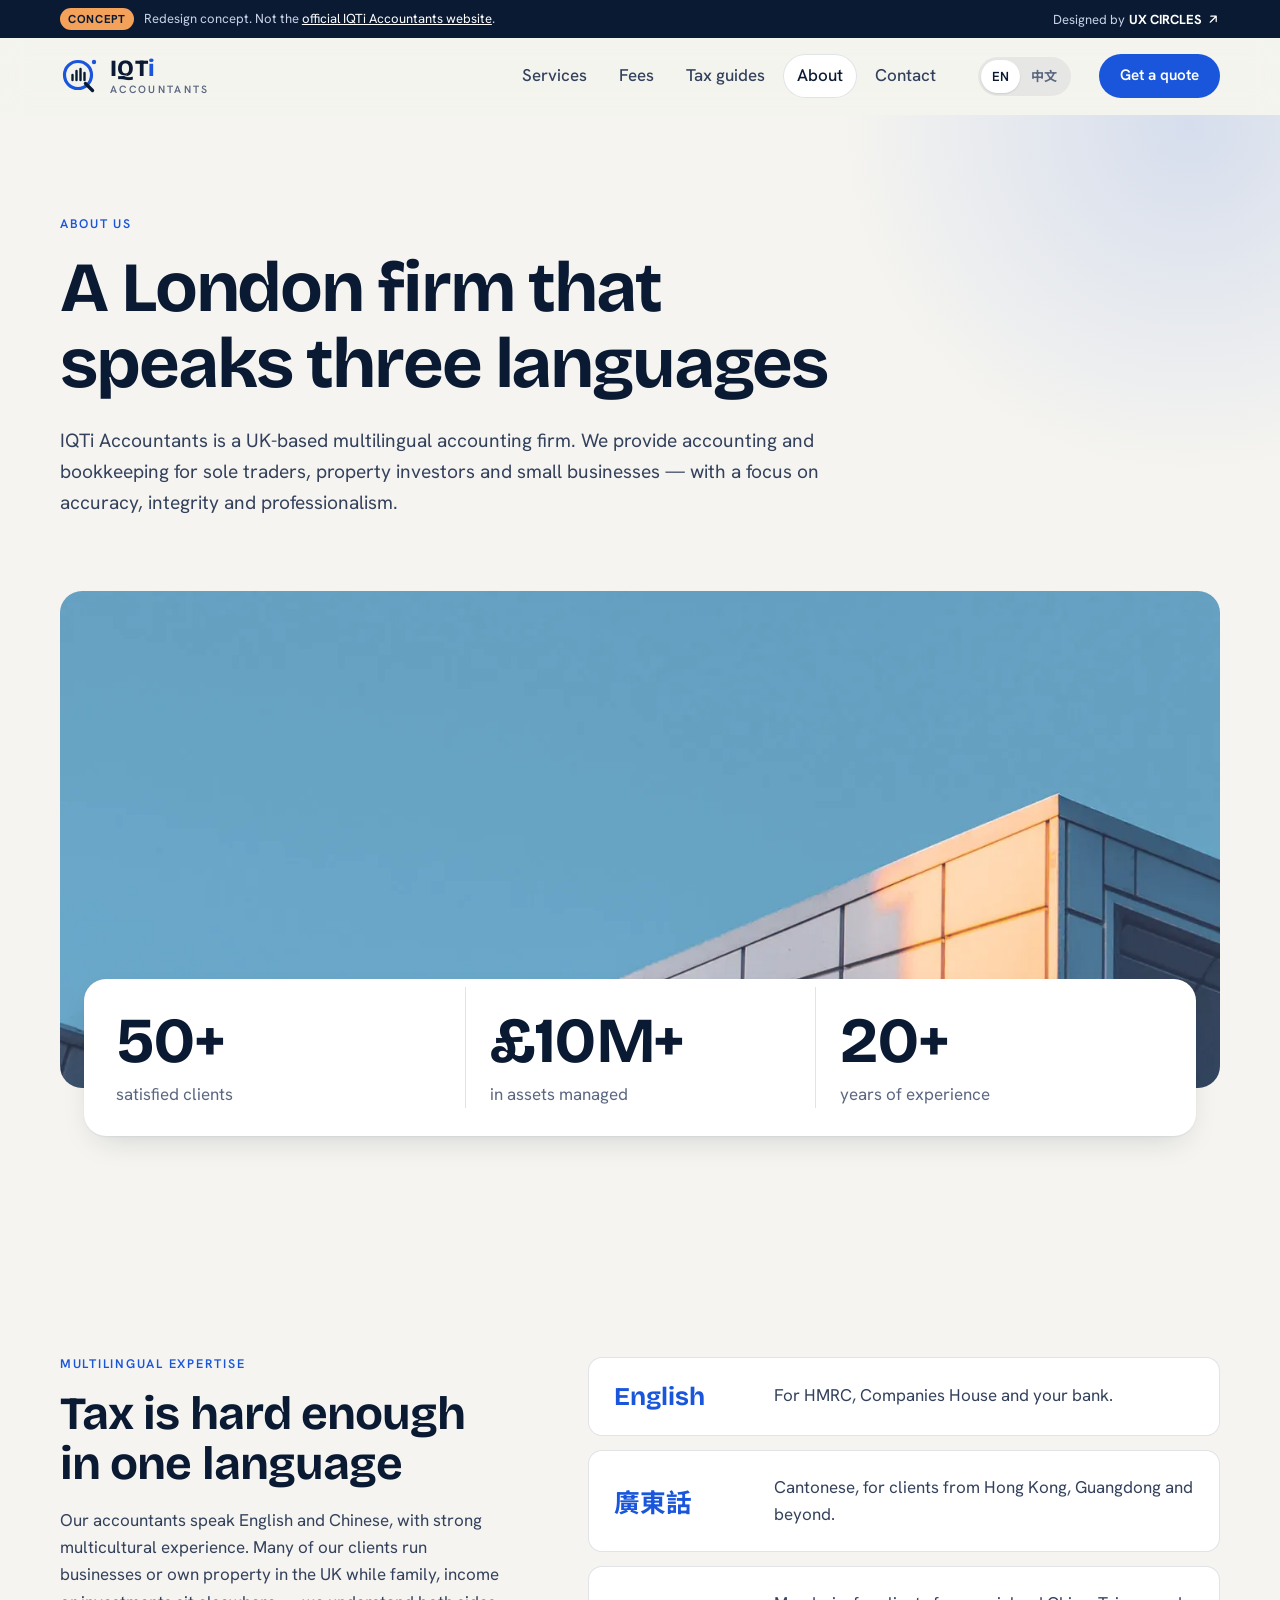
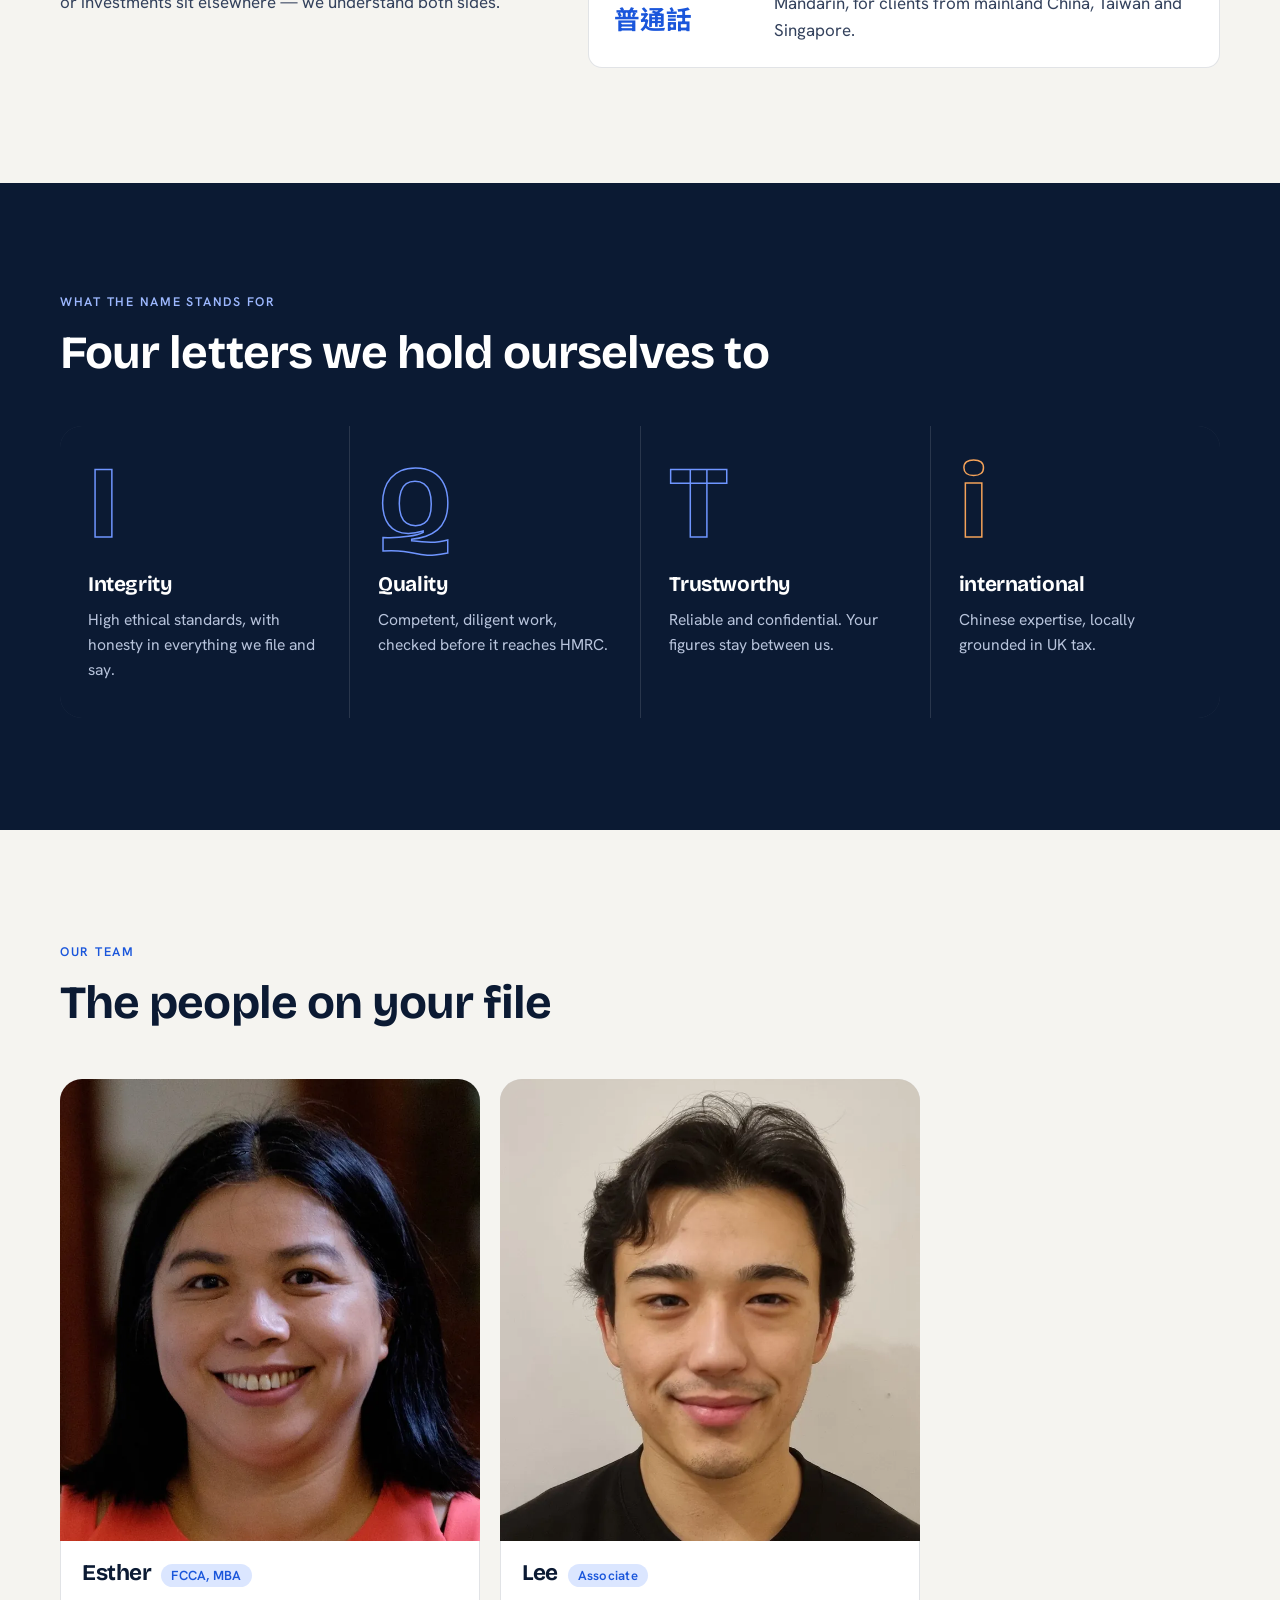
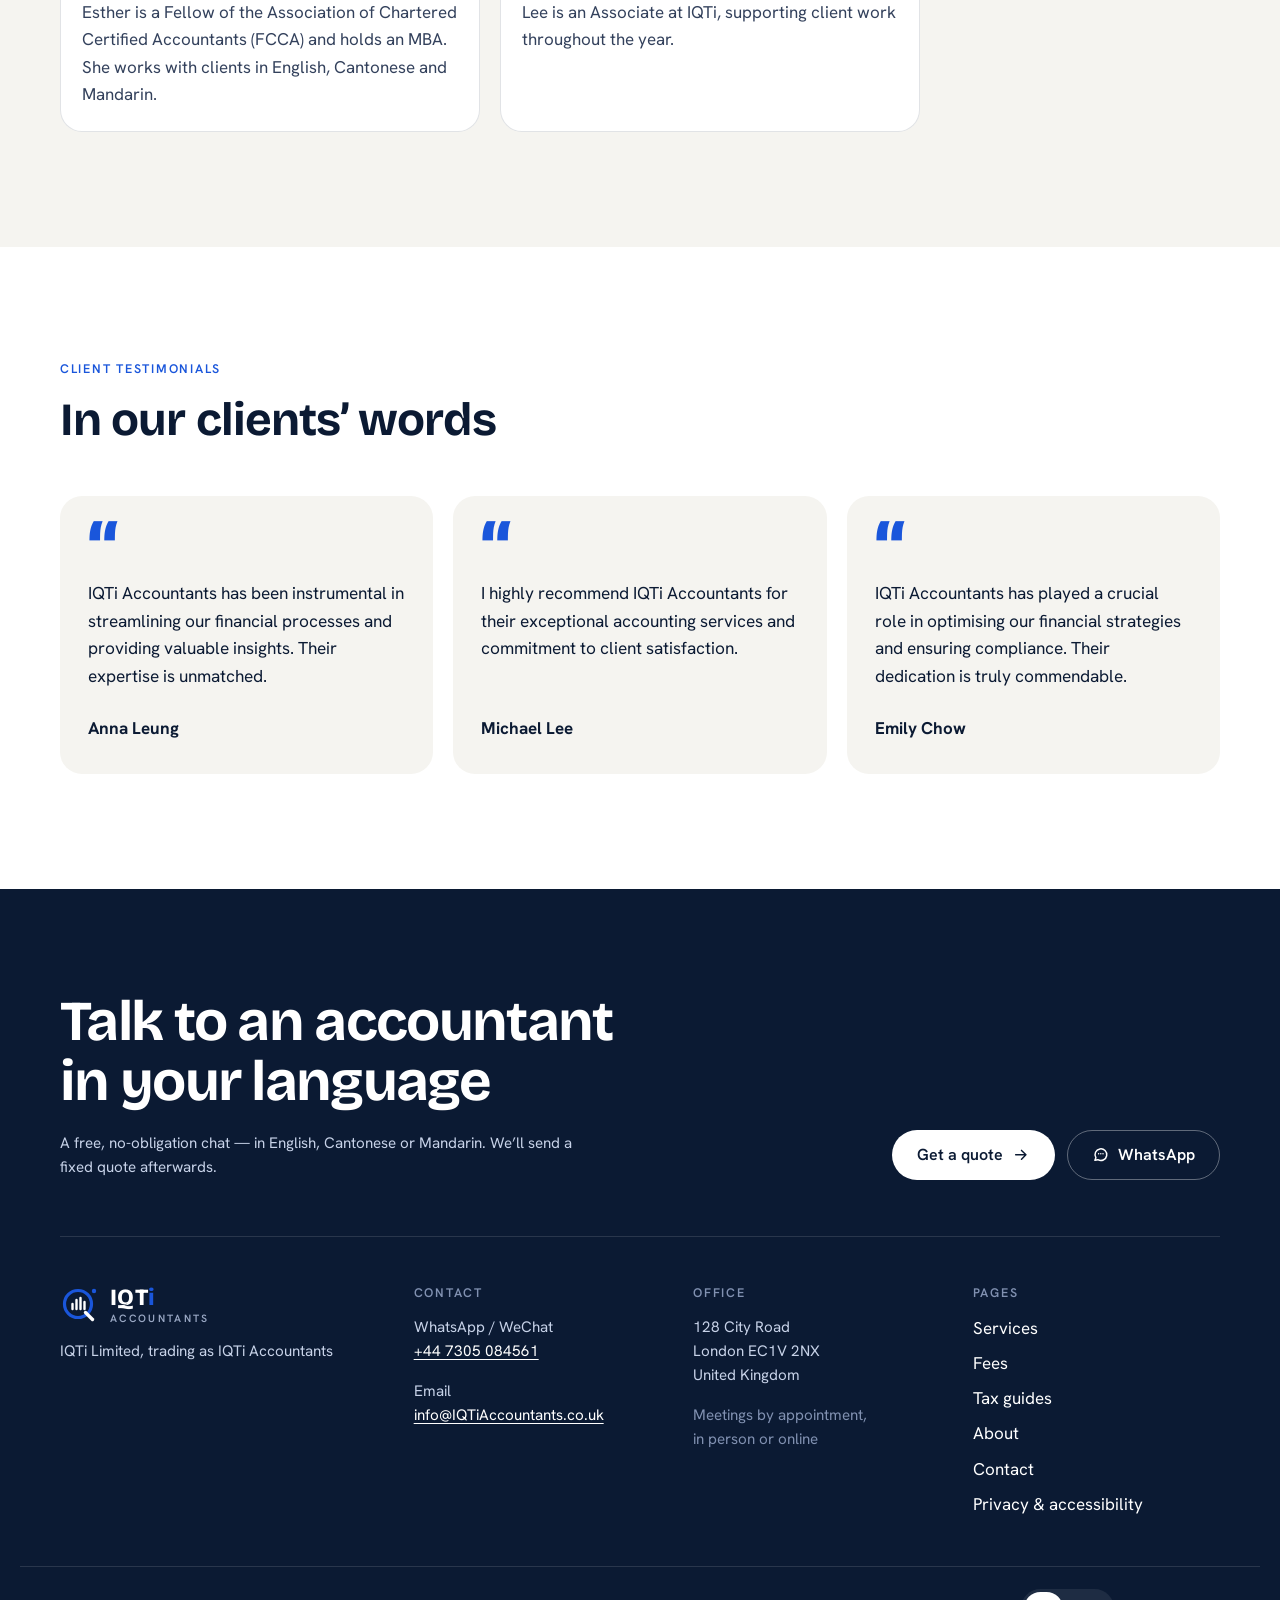
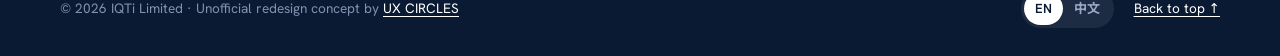
<file: about.html>
<!doctype html>
<html lang="en-GB">
<head>
<meta charset="utf-8">
<meta name="viewport" content="width=device-width, initial-scale=1">
<meta name="robots" content="noindex, nofollow">
<title>About | IQTi Accountants</title>
<meta name="description" content="IQTi Accountants is a multilingual accounting firm in London, led by an FCCA accountant, working in English, Cantonese and Mandarin.">
<link rel="canonical" href="https://www.iqtiaccountants.co.uk/about.html">
<link rel="alternate" hreflang="en-GB" href="https://www.iqtiaccountants.co.uk/about.html">
<link rel="alternate" hreflang="zh-Hant" href="https://www.iqtiaccountants.co.uk/zh/about.html">
<link rel="alternate" hreflang="x-default" href="https://www.iqtiaccountants.co.uk/about.html">
<meta property="og:title" content="About | IQTi Accountants">
<meta property="og:description" content="IQTi Accountants is a multilingual accounting firm in London, led by an FCCA accountant, working in English, Cantonese and Mandarin.">
<meta property="og:type" content="website">
<meta property="og:locale" content="en_GB">
<meta name="theme-color" content="#f5f4f0">
<link rel="icon" href="assets/img/favicon.svg" type="image/svg+xml">
<link rel="apple-touch-icon" href="assets/img/apple-touch-icon.png">
<link rel="preload" href="assets/fonts/bricolage.woff2" as="font" type="font/woff2" crossorigin>
<link rel="preload" href="assets/fonts/hanken.woff2" as="font" type="font/woff2" crossorigin>
<link rel="stylesheet" href="assets/css/style.css?v=2c78a64a">
<script>document.documentElement.classList.add("js")</script>
<script type="application/ld+json">{"@context": "https://schema.org", "@type": "AccountingService", "name": "IQTi Accountants", "alternateName": ["IQTi 會計師事務所", "IQTi Limited"], "url": "https://www.iqtiaccountants.co.uk/", "telephone": "+44 7305 084561", "email": "info@iqtiaccountants.co.uk", "address": {"@type": "PostalAddress", "streetAddress": "128 City Road", "addressLocality": "London", "postalCode": "EC1V 2NX", "addressCountry": "GB"}, "areaServed": "United Kingdom", "knowsLanguage": ["en", "yue", "cmn"]}</script>
</head>
<body class="lang-en ">
<a class="skip" href="#main">Skip to content</a>
<div class="concept-bar" role="note">
  <div class="wrap concept-inner">
    <p><span class="concept-tag">Concept</span><span class="concept-long">Redesign concept. Not the <a href="https://www.iqtiaccountants.co.uk/" target="_blank" rel="noopener">official IQTi Accountants website</a>.</span></p>
    <a href="https://ux-circles.com/professionals" target="_blank" rel="noopener"><span class="concept-by">Designed by </span><strong>UX CIRCLES</strong> <svg viewBox="0 0 24 24" aria-hidden="true"><path d="M7 17 17 7M8 7h9v9"/></svg></a>
  </div>
</div>
<header class="site-header" data-header>
  <div class="wrap header-inner">
    <a class="brand" href="./" aria-label="IQTi Accountants — home">
      <svg class="mark" viewBox="0 0 40 40" aria-hidden="true">
  <circle class="mark-ring" cx="18" cy="19" r="13.5"/>
  <path class="mark-bars" d="M12.5 24v-5M16.5 24v-9M20.5 24v-11M24.5 24v-7"/>
  <path class="mark-tail" d="m25.5 27.5 7 7"/>
  <circle class="mark-dot" cx="34" cy="6" r="2.2"/>
</svg>
      <span class="brand-text"><span class="brand-name">IQT<i>i</i></span><span class="brand-sub">Accountants</span></span>
    </a>
    <nav class="main-nav" aria-label="Main"><a href="services.html">Services</a><a href="fees.html">Fees</a><a href="guides.html">Tax guides</a><a href="about.html" aria-current="page">About</a><a href="contact.html">Contact</a></nav>
    <div class="lang" role="group" aria-label="Language / 語言"><a href="about.html" lang="en-GB" hreflang="en-GB" aria-current="true">EN</a><a href="zh/about.html" lang="zh-Hant" hreflang="zh-Hant">中文</a></div>
    <a class="btn btn-blue header-cta" href="contact.html#quote">Get a quote</a>
    <button class="menu-btn" aria-expanded="false" aria-controls="menu"><span class="menu-lines"><span></span><span></span></span><span class="sr">Menu</span></button>
  </div>
</header>
<div class="menu" id="menu" hidden>
  <div class="wrap menu-inner">
    <ul class="menu-links"><li><a href="services.html">Services</a></li><li><a href="fees.html">Fees</a></li><li><a href="guides.html">Tax guides</a></li><li><a href="about.html" aria-current="page">About</a></li><li><a href="contact.html">Contact</a></li></ul>
    <div class="menu-foot">
      <a class="btn btn-blue" href="contact.html#quote">Get a quote <svg viewBox="0 0 24 24" aria-hidden="true"><path d="M5 12h14M13 6l6 6-6 6"/></svg></a>
      <a href="https://wa.me/447305084561" target="_blank" rel="noopener"><svg viewBox="0 0 24 24" aria-hidden="true"><path d="M4 19.5 5.3 16A8 8 0 1 1 8 18.7z"/><path d="M9 10.5h.01M12 10.5h.01M15 10.5h.01"/></svg> WhatsApp 07305 084561</a>
      <a href="mailto:info@iqtiaccountants.co.uk"><svg viewBox="0 0 24 24" aria-hidden="true"><rect x="3" y="5" width="18" height="14" rx="2"/><path d="m3 7 9 6 9-6"/></svg> info@IQTiAccountants.co.uk</a>
      <div class="lang" role="group" aria-label="Language / 語言"><a href="about.html" lang="en-GB" hreflang="en-GB" aria-current="true">EN</a><a href="zh/about.html" lang="zh-Hant" hreflang="zh-Hant">中文</a></div>
    </div>
  </div>
</div>
<main id="main">
<section class="page-head">
  <div class="wrap">
    <p class="eyebrow reveal">About us</p>
    <h1 class="h-xl reveal">A London firm that speaks three languages</h1>
    <p class="lead reveal">IQTi Accountants is a UK-based multilingual accounting firm. We provide accounting and bookkeeping for sole traders, property investors and small businesses — with a focus on accuracy, integrity and professionalism.</p>
    
  </div>
</section>
<section class="section section-flush">
  <div class="wrap about-photo reveal">
    <img src="assets/img/building.webp" alt="" width="1400" height="731" loading="lazy">
    <div class="about-photo-card">
      <dl class="stats"><div class="stat reveal"><dt>satisfied clients</dt><dd>50+</dd></div><div class="stat reveal"><dt>in assets managed</dt><dd>£10M+</dd></div><div class="stat reveal"><dt>years of experience</dt><dd>20+</dd></div></dl>
    </div>
  </div>
</section>

<section class="section" aria-labelledby="lang-h">
  <div class="wrap split-2">
    <div class="sec-head">
      <p class="eyebrow">Multilingual expertise</p>
      <h2 id="lang-h" class="h-lg">Tax is hard enough in one language</h2>
      <p class="lead-sm">Our accountants speak English and Chinese, with strong multicultural experience. Many of our clients run businesses or own property in the UK while family, income or investments sit elsewhere — we understand both sides.</p>
    </div>
    <ul class="lang-cards"><li class="lc reveal"><span class="lc-name">English</span><p>For HMRC, Companies House and your bank.</p></li><li class="lc reveal"><span class="lc-name">廣東話</span><p>Cantonese, for clients from Hong Kong, Guangdong and beyond.</p></li><li class="lc reveal"><span class="lc-name">普通話</span><p>Mandarin, for clients from mainland China, Taiwan and Singapore.</p></li></ul>
  </div>
</section>

<section class="values" aria-labelledby="values-h">
  <div class="wrap">
    <div class="values-head">
      <p class="eyebrow eyebrow-light">What the name stands for</p>
      <h2 id="values-h" class="h-lg">Four letters we hold ourselves to</h2>
    </div>
    <ul class="val-grid"><li class="val reveal">
        <span class="val-letter" aria-hidden="true">I</span>
        <h3>Integrity</h3>
        <p>High ethical standards, with honesty in everything we file and say.</p>
      </li><li class="val reveal">
        <span class="val-letter" aria-hidden="true">Q</span>
        <h3>Quality</h3>
        <p>Competent, diligent work, checked before it reaches HMRC.</p>
      </li><li class="val reveal">
        <span class="val-letter" aria-hidden="true">T</span>
        <h3>Trustworthy</h3>
        <p>Reliable and confidential. Your figures stay between us.</p>
      </li><li class="val reveal">
        <span class="val-letter" aria-hidden="true">i</span>
        <h3>international</h3>
        <p>Chinese expertise, locally grounded in UK tax.</p>
      </li></ul>
  </div>
</section>

<section class="section" aria-labelledby="team-h">
  <div class="wrap">
    <div class="sec-head">
      <p class="eyebrow">Our team</p>
      <h2 id="team-h" class="h-lg">The people on your file</h2>
    </div>
    <div class="team team-long"><article class="person reveal">
        <div class="person-img"><img src="assets/img/esther.webp" alt="Esther, Accountant" width="760" height="1000" loading="lazy"></div>
        <div class="person-body">
          <h3>Esther <span class="cred">FCCA, MBA</span></h3>
          <p>Esther is a Fellow of the Association of Chartered Certified Accountants (FCCA) and holds an MBA. She works with clients in English, Cantonese and Mandarin.</p>
        </div>
      </article><article class="person reveal">
        <div class="person-img"><img src="assets/img/lee.webp" alt="Lee, Associate" width="760" height="1000" loading="lazy"></div>
        <div class="person-body">
          <h3>Lee <span class="cred">Associate</span></h3>
          <p>Lee is an Associate at IQTi, supporting client work throughout the year.</p>
        </div>
      </article></div>
  </div>
</section>

<section class="section section-tint" aria-labelledby="t-h">
  <div class="wrap">
    <div class="sec-head">
      <p class="eyebrow">Client testimonials</p>
      <h2 id="t-h" class="h-lg">In our clients’ words</h2>
    </div>
    <div class="quotes"><figure class="quote reveal">
        <blockquote><p>IQTi Accountants has been instrumental in streamlining our financial processes and providing valuable insights. Their expertise is unmatched.</p></blockquote>
        <figcaption>Anna Leung</figcaption>
      </figure><figure class="quote reveal">
        <blockquote><p>I highly recommend IQTi Accountants for their exceptional accounting services and commitment to client satisfaction.</p></blockquote>
        <figcaption>Michael Lee</figcaption>
      </figure><figure class="quote reveal">
        <blockquote><p>IQTi Accountants has played a crucial role in optimising our financial strategies and ensuring compliance. Their dedication is truly commendable.</p></blockquote>
        <figcaption>Emily Chow</figcaption>
      </figure></div>
  </div>
</section>

</main>
<footer class="site-footer">
  <div class="wrap">
    <div class="footer-top">
      <div>
        <h2 class="footer-q">Talk to an accountant<br>in your language</h2>
        <p class="footer-lead">A free, no-obligation chat — in English, Cantonese or Mandarin. We’ll send a fixed quote afterwards.</p>
      </div>
      <div class="footer-actions">
        <a class="btn btn-white" href="contact.html#quote">Get a quote <svg viewBox="0 0 24 24" aria-hidden="true"><path d="M5 12h14M13 6l6 6-6 6"/></svg></a>
        <a class="btn btn-line-light" href="https://wa.me/447305084561" target="_blank" rel="noopener"><svg viewBox="0 0 24 24" aria-hidden="true"><path d="M4 19.5 5.3 16A8 8 0 1 1 8 18.7z"/><path d="M9 10.5h.01M12 10.5h.01M15 10.5h.01"/></svg> WhatsApp</a>
      </div>
    </div>
    <div class="footer-grid">
      <div class="f-brand"><a class="brand" href="./" aria-label="IQTi Accountants — home">
      <svg class="mark" viewBox="0 0 40 40" aria-hidden="true">
  <circle class="mark-ring" cx="18" cy="19" r="13.5"/>
  <path class="mark-bars" d="M12.5 24v-5M16.5 24v-9M20.5 24v-11M24.5 24v-7"/>
  <path class="mark-tail" d="m25.5 27.5 7 7"/>
  <circle class="mark-dot" cx="34" cy="6" r="2.2"/>
</svg>
      <span class="brand-text"><span class="brand-name">IQT<i>i</i></span><span class="brand-sub">Accountants</span></span>
    </a><p>IQTi Limited, trading as IQTi Accountants</p></div>
      <div><h3 class="f-h">Contact</h3>
        <p>WhatsApp / WeChat<br><a class="u" href="https://wa.me/447305084561" target="_blank" rel="noopener">+44 7305 084561</a></p>
        <p>Email<br><a class="u" href="mailto:info@iqtiaccountants.co.uk">info@IQTiAccountants.co.uk</a></p></div>
      <div><h3 class="f-h">Office</h3><p>128 City Road<br>London EC1V 2NX<br>United Kingdom</p><p class="muted">Meetings by appointment,<br>in person or online</p></div>
      <div><h3 class="f-h">Pages</h3><ul class="f-links"><li><a href="services.html">Services</a></li><li><a href="fees.html">Fees</a></li><li><a href="guides.html">Tax guides</a></li><li><a href="about.html">About</a></li><li><a href="contact.html">Contact</a></li><li><a href="legal.html">Privacy &amp; accessibility</a></li></ul></div>
    </div>
  </div>
  <div class="wrap footer-base">
    <span>© <span data-year>2026</span> IQTi Limited · <span class="concept-note">Unofficial redesign concept by <a class="u" href="https://ux-circles.com/professionals" target="_blank" rel="noopener">UX CIRCLES</a></span></span>
    <span class="footer-base-r"><div class="lang" role="group" aria-label="Language / 語言"><a href="about.html" lang="en-GB" hreflang="en-GB" aria-current="true">EN</a><a href="zh/about.html" lang="zh-Hant" hreflang="zh-Hant">中文</a></div><a href="#main" class="u">Back to top ↑</a></span>
  </div>
</footer>
<nav class="action-bar" aria-label="Quick contact">
  <a href="tel:+447305084561"><svg viewBox="0 0 24 24" aria-hidden="true"><path d="M5 4h4l2 5-2.5 1.5a11 11 0 0 0 5 5L15 13l5 2v4a2 2 0 0 1-2 2A16 16 0 0 1 3 6a2 2 0 0 1 2-2"/></svg><span>Call</span></a>
  <a href="https://wa.me/447305084561" target="_blank" rel="noopener"><svg viewBox="0 0 24 24" aria-hidden="true"><path d="M4 19.5 5.3 16A8 8 0 1 1 8 18.7z"/><path d="M9 10.5h.01M12 10.5h.01M15 10.5h.01"/></svg><span>WhatsApp</span></a>
  <a class="ab-quote" href="contact.html#quote"><svg viewBox="0 0 24 24" aria-hidden="true"><path d="M5 12h14M13 6l6 6-6 6"/></svg><span>Get a quote</span></a>
</nav>
<script>window.IQTI = {"perMonth": "/ month", "perYear": "a year", "pickOne": "Tick a service to see an estimate", "approx": "Typical fixed fee", "services": "services", "mtd": {"empty": "Enter your income to check", "in26": ["You’re in MTD now", "Your qualifying income is over £50,000, so Making Tax Digital for Income Tax applies from 6 April 2026. Your first quarterly update was due by 7 August 2026."], "in27": ["You join on 6 April 2027", "Qualifying income over £30,000 means MTD for Income Tax from 6 April 2027, based on your 2025/26 tax return."], "in28": ["You join on 6 April 2028", "Qualifying income over £20,000 means MTD for Income Tax from 6 April 2028, based on your 2026/27 tax return."], "out": ["Not required yet", "Below £20,000 you are not yet required to join. Keep an eye on it if your income grows — we can set you up early on a voluntary basis."]}, "sdlt": {"total": "Stamp Duty to pay", "eff": "Effective rate", "band": "Band", "rate": "Rate", "tax": "Tax", "upTo": "Up to", "above": "Above", "ftbOver": "Over £500,000: first-time buyer relief doesn’t apply, so standard rates are used."}, "form": {"subject": "Quote request", "name": "Name", "email": "Email", "phone": "Phone", "type": "Business type", "turnover": "Annual turnover", "vat": "VAT returns", "payroll": "Payroll", "books": "Bookkeeping", "msg": "Message", "lang": "Preferred language", "hello": "Hello IQTi, I’d like a quote.", "missing": "Please fill in the highlighted fields."}};</script>
<script src="assets/js/main.js?v=eba55646" defer></script>
</body>
</html>
</file>
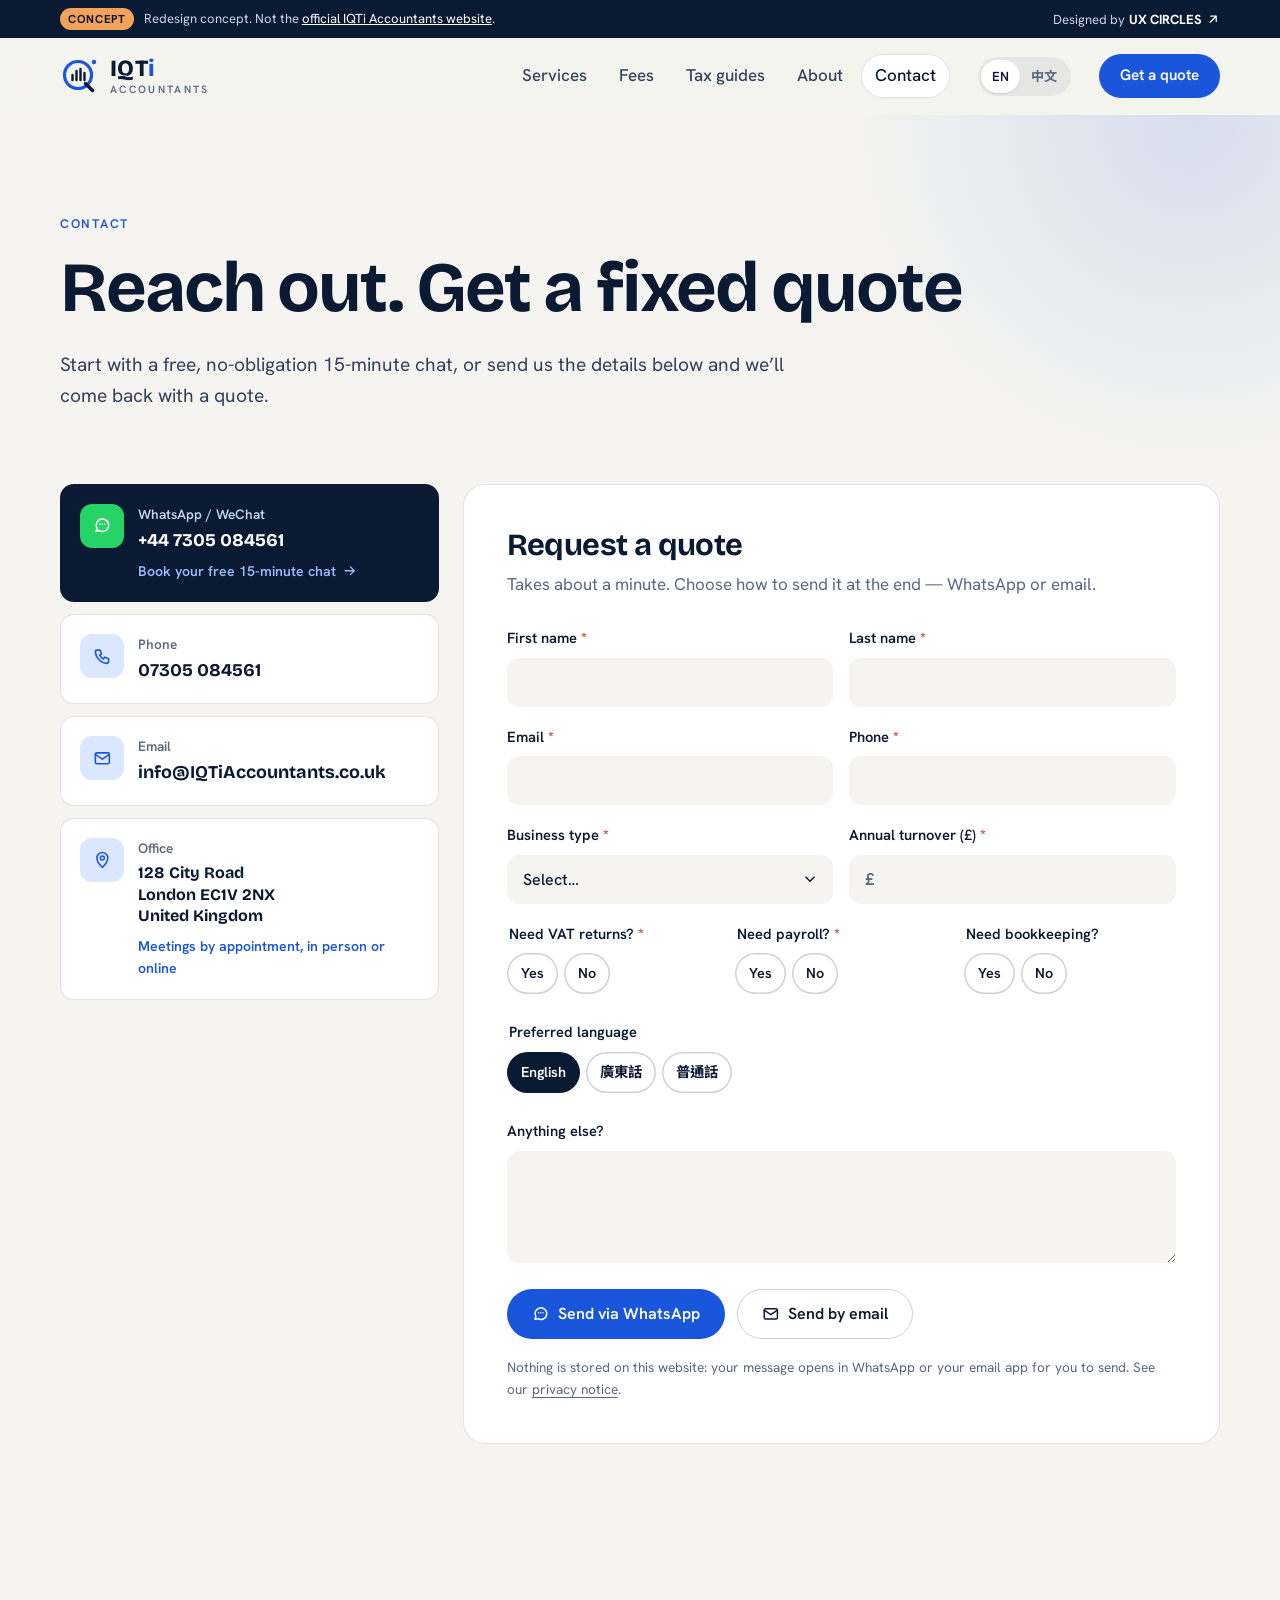
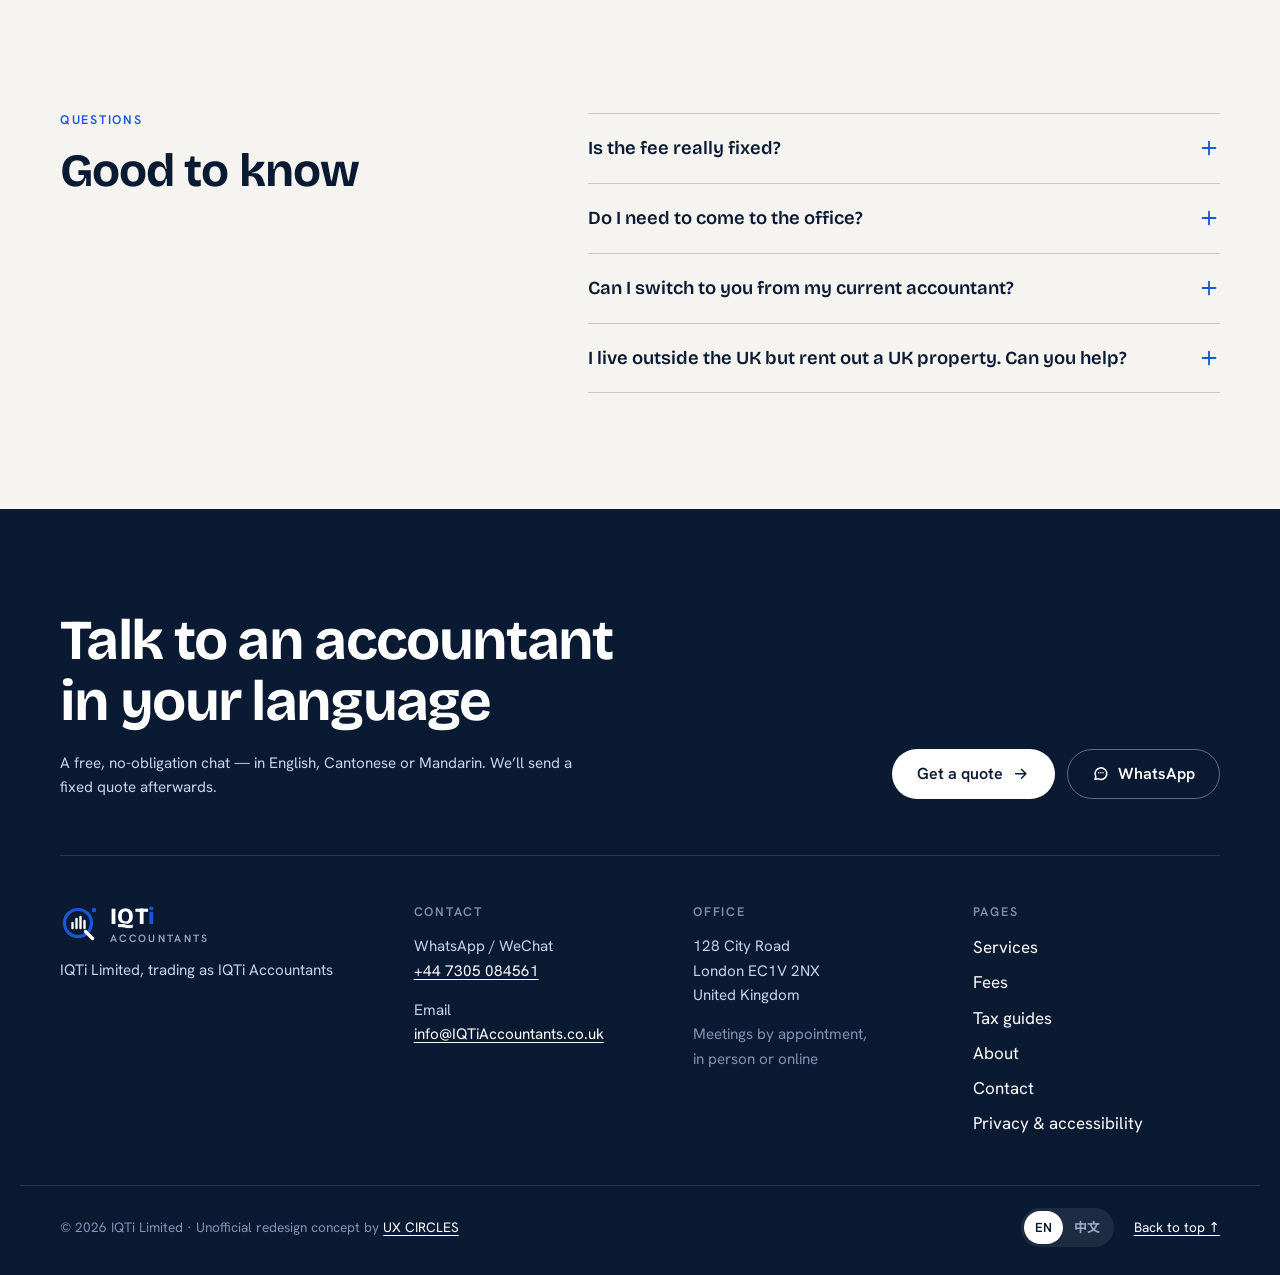
<file: contact.html>
<!doctype html>
<html lang="en-GB">
<head>
<meta charset="utf-8">
<meta name="viewport" content="width=device-width, initial-scale=1">
<meta name="robots" content="noindex, nofollow">
<title>Contact & quote | IQTi Accountants</title>
<meta name="description" content="Get a fixed accounting quote or book a free 15-minute chat by WhatsApp, WeChat, phone or email.">
<link rel="canonical" href="https://www.iqtiaccountants.co.uk/contact.html">
<link rel="alternate" hreflang="en-GB" href="https://www.iqtiaccountants.co.uk/contact.html">
<link rel="alternate" hreflang="zh-Hant" href="https://www.iqtiaccountants.co.uk/zh/contact.html">
<link rel="alternate" hreflang="x-default" href="https://www.iqtiaccountants.co.uk/contact.html">
<meta property="og:title" content="Contact & quote | IQTi Accountants">
<meta property="og:description" content="Get a fixed accounting quote or book a free 15-minute chat by WhatsApp, WeChat, phone or email.">
<meta property="og:type" content="website">
<meta property="og:locale" content="en_GB">
<meta name="theme-color" content="#f5f4f0">
<link rel="icon" href="assets/img/favicon.svg" type="image/svg+xml">
<link rel="apple-touch-icon" href="assets/img/apple-touch-icon.png">
<link rel="preload" href="assets/fonts/bricolage.woff2" as="font" type="font/woff2" crossorigin>
<link rel="preload" href="assets/fonts/hanken.woff2" as="font" type="font/woff2" crossorigin>
<link rel="stylesheet" href="assets/css/style.css?v=2c78a64a">
<script>document.documentElement.classList.add("js")</script>
<script type="application/ld+json">{"@context": "https://schema.org", "@type": "AccountingService", "name": "IQTi Accountants", "alternateName": ["IQTi 會計師事務所", "IQTi Limited"], "url": "https://www.iqtiaccountants.co.uk/", "telephone": "+44 7305 084561", "email": "info@iqtiaccountants.co.uk", "address": {"@type": "PostalAddress", "streetAddress": "128 City Road", "addressLocality": "London", "postalCode": "EC1V 2NX", "addressCountry": "GB"}, "areaServed": "United Kingdom", "knowsLanguage": ["en", "yue", "cmn"]}</script>
</head>
<body class="lang-en ">
<a class="skip" href="#main">Skip to content</a>
<div class="concept-bar" role="note">
  <div class="wrap concept-inner">
    <p><span class="concept-tag">Concept</span><span class="concept-long">Redesign concept. Not the <a href="https://www.iqtiaccountants.co.uk/" target="_blank" rel="noopener">official IQTi Accountants website</a>.</span></p>
    <a href="https://ux-circles.com/professionals" target="_blank" rel="noopener"><span class="concept-by">Designed by </span><strong>UX CIRCLES</strong> <svg viewBox="0 0 24 24" aria-hidden="true"><path d="M7 17 17 7M8 7h9v9"/></svg></a>
  </div>
</div>
<header class="site-header" data-header>
  <div class="wrap header-inner">
    <a class="brand" href="./" aria-label="IQTi Accountants — home">
      <svg class="mark" viewBox="0 0 40 40" aria-hidden="true">
  <circle class="mark-ring" cx="18" cy="19" r="13.5"/>
  <path class="mark-bars" d="M12.5 24v-5M16.5 24v-9M20.5 24v-11M24.5 24v-7"/>
  <path class="mark-tail" d="m25.5 27.5 7 7"/>
  <circle class="mark-dot" cx="34" cy="6" r="2.2"/>
</svg>
      <span class="brand-text"><span class="brand-name">IQT<i>i</i></span><span class="brand-sub">Accountants</span></span>
    </a>
    <nav class="main-nav" aria-label="Main"><a href="services.html">Services</a><a href="fees.html">Fees</a><a href="guides.html">Tax guides</a><a href="about.html">About</a><a href="contact.html" aria-current="page">Contact</a></nav>
    <div class="lang" role="group" aria-label="Language / 語言"><a href="contact.html" lang="en-GB" hreflang="en-GB" aria-current="true">EN</a><a href="zh/contact.html" lang="zh-Hant" hreflang="zh-Hant">中文</a></div>
    <a class="btn btn-blue header-cta" href="contact.html#quote">Get a quote</a>
    <button class="menu-btn" aria-expanded="false" aria-controls="menu"><span class="menu-lines"><span></span><span></span></span><span class="sr">Menu</span></button>
  </div>
</header>
<div class="menu" id="menu" hidden>
  <div class="wrap menu-inner">
    <ul class="menu-links"><li><a href="services.html">Services</a></li><li><a href="fees.html">Fees</a></li><li><a href="guides.html">Tax guides</a></li><li><a href="about.html">About</a></li><li><a href="contact.html" aria-current="page">Contact</a></li></ul>
    <div class="menu-foot">
      <a class="btn btn-blue" href="contact.html#quote">Get a quote <svg viewBox="0 0 24 24" aria-hidden="true"><path d="M5 12h14M13 6l6 6-6 6"/></svg></a>
      <a href="https://wa.me/447305084561" target="_blank" rel="noopener"><svg viewBox="0 0 24 24" aria-hidden="true"><path d="M4 19.5 5.3 16A8 8 0 1 1 8 18.7z"/><path d="M9 10.5h.01M12 10.5h.01M15 10.5h.01"/></svg> WhatsApp 07305 084561</a>
      <a href="mailto:info@iqtiaccountants.co.uk"><svg viewBox="0 0 24 24" aria-hidden="true"><rect x="3" y="5" width="18" height="14" rx="2"/><path d="m3 7 9 6 9-6"/></svg> info@IQTiAccountants.co.uk</a>
      <div class="lang" role="group" aria-label="Language / 語言"><a href="contact.html" lang="en-GB" hreflang="en-GB" aria-current="true">EN</a><a href="zh/contact.html" lang="zh-Hant" hreflang="zh-Hant">中文</a></div>
    </div>
  </div>
</div>
<main id="main">
<section class="page-head">
  <div class="wrap">
    <p class="eyebrow reveal">Contact</p>
    <h1 class="h-xl reveal">Reach out. Get a fixed quote</h1>
    <p class="lead reveal">Start with a free, no-obligation 15-minute chat, or send us the details below and we’ll come back with a quote.</p>
    
  </div>
</section>
<section class="section section-flush">
  <div class="wrap contact-grid">
    <aside class="contact-cards">
      <a class="c-card c-card-wa reveal" href="https://wa.me/447305084561" target="_blank" rel="noopener">
        <span class="c-ic"><svg viewBox="0 0 24 24" aria-hidden="true"><path d="M4 19.5 5.3 16A8 8 0 1 1 8 18.7z"/><path d="M9 10.5h.01M12 10.5h.01M15 10.5h.01"/></svg></span>
        <span class="c-t">WhatsApp / WeChat</span>
        <span class="c-v">+44 7305 084561</span>
        <span class="c-s">Book your free 15-minute chat <svg viewBox="0 0 24 24" aria-hidden="true"><path d="M5 12h14M13 6l6 6-6 6"/></svg></span>
      </a>
      <a class="c-card reveal" href="tel:+447305084561">
        <span class="c-ic"><svg viewBox="0 0 24 24" aria-hidden="true"><path d="M5 4h4l2 5-2.5 1.5a11 11 0 0 0 5 5L15 13l5 2v4a2 2 0 0 1-2 2A16 16 0 0 1 3 6a2 2 0 0 1 2-2"/></svg></span>
        <span class="c-t">Phone</span>
        <span class="c-v">07305 084561</span>
      </a>
      <a class="c-card reveal" href="mailto:info@iqtiaccountants.co.uk">
        <span class="c-ic"><svg viewBox="0 0 24 24" aria-hidden="true"><rect x="3" y="5" width="18" height="14" rx="2"/><path d="m3 7 9 6 9-6"/></svg></span>
        <span class="c-t">Email</span>
        <span class="c-v">info@IQTiAccountants.co.uk</span>
      </a>
      <a class="c-card reveal" href="https://www.google.com/maps/search/?api=1&query=128+City+Road+London+EC1V+2NX" target="_blank" rel="noopener">
        <span class="c-ic"><svg viewBox="0 0 24 24" aria-hidden="true"><path d="M12 21s-7-6.2-7-12a7 7 0 0 1 14 0c0 5.8-7 12-7 12z"/><circle cx="12" cy="9" r="2.5"/></svg></span>
        <span class="c-t">Office</span>
        <span class="c-v c-v-sm">128 City Road<br>London EC1V 2NX<br>United Kingdom</span>
        <span class="c-s">Meetings by appointment, in person or online</span>
      </a>
    </aside>

    <form class="quote-form reveal" id="quote" data-quote novalidate>
      <h2 class="h-md">Request a quote</h2>
      <p class="form-intro">Takes about a minute. Choose how to send it at the end — WhatsApp or email.</p>
      <div class="row-2">
        <div class="field"><label for="f-first">First name <span class="req" aria-hidden="true">*</span></label><input id="f-first" name="first" autocomplete="given-name" required></div>
        <div class="field"><label for="f-last">Last name <span class="req" aria-hidden="true">*</span></label><input id="f-last" name="last" autocomplete="family-name" required></div>
      </div>
      <div class="row-2">
        <div class="field"><label for="f-email">Email <span class="req" aria-hidden="true">*</span></label><input id="f-email" name="email" type="email" autocomplete="email" required></div>
        <div class="field"><label for="f-phone">Phone <span class="req" aria-hidden="true">*</span></label><input id="f-phone" name="phone" type="tel" autocomplete="tel" required></div>
      </div>
      <div class="row-2">
        <div class="field"><label for="f-type">Business type <span class="req" aria-hidden="true">*</span></label>
          <select id="f-type" name="type" required><option value="">Select…</option><option>Sole trader</option><option>Limited company</option><option>Partnership / LLP</option><option>Landlord</option><option>Not sure yet</option></select></div>
        <div class="field"><label for="f-turnover">Annual turnover (£) <span class="req" aria-hidden="true">*</span></label>
          <div class="money"><span>£</span><input id="f-turnover" name="turnover" inputmode="numeric" required></div></div>
      </div>
      <div class="row-3">
        <fieldset class="field yn" data-required>
          <legend>Need VAT returns? <span class="req" aria-hidden="true">*</span></legend>
          <div class="seg seg-sm">
            <label><input type="radio" name="vat" value="yes" required><span>Yes</span></label>
            <label><input type="radio" name="vat" value="no"><span>No</span></label>
          </div>
        </fieldset>
        <fieldset class="field yn" data-required>
          <legend>Need payroll? <span class="req" aria-hidden="true">*</span></legend>
          <div class="seg seg-sm">
            <label><input type="radio" name="payroll" value="yes" required><span>Yes</span></label>
            <label><input type="radio" name="payroll" value="no"><span>No</span></label>
          </div>
        </fieldset>
        <fieldset class="field yn">
          <legend>Need bookkeeping?</legend>
          <div class="seg seg-sm">
            <label><input type="radio" name="books" value="yes"><span>Yes</span></label>
            <label><input type="radio" name="books" value="no"><span>No</span></label>
          </div>
        </fieldset>
      </div>
      <fieldset class="field"><legend>Preferred language</legend><div class="seg seg-sm"><label><input type="radio" name="pref" value="English" checked><span>English</span></label><label><input type="radio" name="pref" value="廣東話"><span>廣東話</span></label><label><input type="radio" name="pref" value="普通話"><span>普通話</span></label></div></fieldset>
      <div class="field"><label for="f-msg">Anything else?</label><textarea id="f-msg" name="msg" rows="4"></textarea></div>
      <p class="form-error" data-form-error role="alert" hidden></p>
      <div class="form-send">
        <button class="btn btn-blue" type="submit" value="wa"><svg viewBox="0 0 24 24" aria-hidden="true"><path d="M4 19.5 5.3 16A8 8 0 1 1 8 18.7z"/><path d="M9 10.5h.01M12 10.5h.01M15 10.5h.01"/></svg> Send via WhatsApp</button>
        <button class="btn btn-line" type="submit" value="mail"><svg viewBox="0 0 24 24" aria-hidden="true"><rect x="3" y="5" width="18" height="14" rx="2"/><path d="m3 7 9 6 9-6"/></svg> Send by email</button>
      </div>
      <p class="form-fine">Nothing is stored on this website: your message opens in WhatsApp or your email app for you to send. See our <a class="u" href="legal.html">privacy notice</a>.</p>
    </form>
  </div>
</section>
<section class="section" aria-labelledby="faq-h">
  <div class="wrap split-2">
    <div class="sec-head">
      <p class="eyebrow">Questions</p>
      <h2 id="faq-h" class="h-lg">Good to know</h2>
    </div>
    <div class="faq"><details class="faq-item">
        <summary><span>Is the fee really fixed?</span><svg viewBox="0 0 24 24" aria-hidden="true"><path d="M12 5v14M5 12h14"/></svg></summary>
        <p>Yes. We agree the fee in writing before we start, based on what you need and your turnover. If your circumstances change — say you register for VAT — we’ll agree any change with you first.</p>
      </details><details class="faq-item">
        <summary><span>Do I need to come to the office?</span><svg viewBox="0 0 24 24" aria-hidden="true"><path d="M12 5v14M5 12h14"/></svg></summary>
        <p>No. Meetings are by appointment, in person or online, and documents can be shared by email or through your cloud accounting software.</p>
      </details><details class="faq-item">
        <summary><span>Can I switch to you from my current accountant?</span><svg viewBox="0 0 24 24" aria-hidden="true"><path d="M12 5v14M5 12h14"/></svg></summary>
        <p>Yes, at any point in the year. With your permission we contact your previous accountant for the records we need, so you don’t have to.</p>
      </details><details class="faq-item">
        <summary><span>I live outside the UK but rent out a UK property. Can you help?</span><svg viewBox="0 0 24 24" aria-hidden="true"><path d="M12 5v14M5 12h14"/></svg></summary>
        <p>Yes. We handle the Non-Resident Landlord Scheme and the UK tax return that usually goes with it.</p>
      </details></div>
  </div>
</section>

</main>
<footer class="site-footer">
  <div class="wrap">
    <div class="footer-top">
      <div>
        <h2 class="footer-q">Talk to an accountant<br>in your language</h2>
        <p class="footer-lead">A free, no-obligation chat — in English, Cantonese or Mandarin. We’ll send a fixed quote afterwards.</p>
      </div>
      <div class="footer-actions">
        <a class="btn btn-white" href="contact.html#quote">Get a quote <svg viewBox="0 0 24 24" aria-hidden="true"><path d="M5 12h14M13 6l6 6-6 6"/></svg></a>
        <a class="btn btn-line-light" href="https://wa.me/447305084561" target="_blank" rel="noopener"><svg viewBox="0 0 24 24" aria-hidden="true"><path d="M4 19.5 5.3 16A8 8 0 1 1 8 18.7z"/><path d="M9 10.5h.01M12 10.5h.01M15 10.5h.01"/></svg> WhatsApp</a>
      </div>
    </div>
    <div class="footer-grid">
      <div class="f-brand"><a class="brand" href="./" aria-label="IQTi Accountants — home">
      <svg class="mark" viewBox="0 0 40 40" aria-hidden="true">
  <circle class="mark-ring" cx="18" cy="19" r="13.5"/>
  <path class="mark-bars" d="M12.5 24v-5M16.5 24v-9M20.5 24v-11M24.5 24v-7"/>
  <path class="mark-tail" d="m25.5 27.5 7 7"/>
  <circle class="mark-dot" cx="34" cy="6" r="2.2"/>
</svg>
      <span class="brand-text"><span class="brand-name">IQT<i>i</i></span><span class="brand-sub">Accountants</span></span>
    </a><p>IQTi Limited, trading as IQTi Accountants</p></div>
      <div><h3 class="f-h">Contact</h3>
        <p>WhatsApp / WeChat<br><a class="u" href="https://wa.me/447305084561" target="_blank" rel="noopener">+44 7305 084561</a></p>
        <p>Email<br><a class="u" href="mailto:info@iqtiaccountants.co.uk">info@IQTiAccountants.co.uk</a></p></div>
      <div><h3 class="f-h">Office</h3><p>128 City Road<br>London EC1V 2NX<br>United Kingdom</p><p class="muted">Meetings by appointment,<br>in person or online</p></div>
      <div><h3 class="f-h">Pages</h3><ul class="f-links"><li><a href="services.html">Services</a></li><li><a href="fees.html">Fees</a></li><li><a href="guides.html">Tax guides</a></li><li><a href="about.html">About</a></li><li><a href="contact.html">Contact</a></li><li><a href="legal.html">Privacy &amp; accessibility</a></li></ul></div>
    </div>
  </div>
  <div class="wrap footer-base">
    <span>© <span data-year>2026</span> IQTi Limited · <span class="concept-note">Unofficial redesign concept by <a class="u" href="https://ux-circles.com/professionals" target="_blank" rel="noopener">UX CIRCLES</a></span></span>
    <span class="footer-base-r"><div class="lang" role="group" aria-label="Language / 語言"><a href="contact.html" lang="en-GB" hreflang="en-GB" aria-current="true">EN</a><a href="zh/contact.html" lang="zh-Hant" hreflang="zh-Hant">中文</a></div><a href="#main" class="u">Back to top ↑</a></span>
  </div>
</footer>
<nav class="action-bar" aria-label="Quick contact">
  <a href="tel:+447305084561"><svg viewBox="0 0 24 24" aria-hidden="true"><path d="M5 4h4l2 5-2.5 1.5a11 11 0 0 0 5 5L15 13l5 2v4a2 2 0 0 1-2 2A16 16 0 0 1 3 6a2 2 0 0 1 2-2"/></svg><span>Call</span></a>
  <a href="https://wa.me/447305084561" target="_blank" rel="noopener"><svg viewBox="0 0 24 24" aria-hidden="true"><path d="M4 19.5 5.3 16A8 8 0 1 1 8 18.7z"/><path d="M9 10.5h.01M12 10.5h.01M15 10.5h.01"/></svg><span>WhatsApp</span></a>
  <a class="ab-quote" href="contact.html#quote"><svg viewBox="0 0 24 24" aria-hidden="true"><path d="M5 12h14M13 6l6 6-6 6"/></svg><span>Get a quote</span></a>
</nav>
<script>window.IQTI = {"perMonth": "/ month", "perYear": "a year", "pickOne": "Tick a service to see an estimate", "approx": "Typical fixed fee", "services": "services", "mtd": {"empty": "Enter your income to check", "in26": ["You’re in MTD now", "Your qualifying income is over £50,000, so Making Tax Digital for Income Tax applies from 6 April 2026. Your first quarterly update was due by 7 August 2026."], "in27": ["You join on 6 April 2027", "Qualifying income over £30,000 means MTD for Income Tax from 6 April 2027, based on your 2025/26 tax return."], "in28": ["You join on 6 April 2028", "Qualifying income over £20,000 means MTD for Income Tax from 6 April 2028, based on your 2026/27 tax return."], "out": ["Not required yet", "Below £20,000 you are not yet required to join. Keep an eye on it if your income grows — we can set you up early on a voluntary basis."]}, "sdlt": {"total": "Stamp Duty to pay", "eff": "Effective rate", "band": "Band", "rate": "Rate", "tax": "Tax", "upTo": "Up to", "above": "Above", "ftbOver": "Over £500,000: first-time buyer relief doesn’t apply, so standard rates are used."}, "form": {"subject": "Quote request", "name": "Name", "email": "Email", "phone": "Phone", "type": "Business type", "turnover": "Annual turnover", "vat": "VAT returns", "payroll": "Payroll", "books": "Bookkeeping", "msg": "Message", "lang": "Preferred language", "hello": "Hello IQTi, I’d like a quote.", "missing": "Please fill in the highlighted fields."}};</script>
<script src="assets/js/main.js?v=eba55646" defer></script>
</body>
</html>
</file>
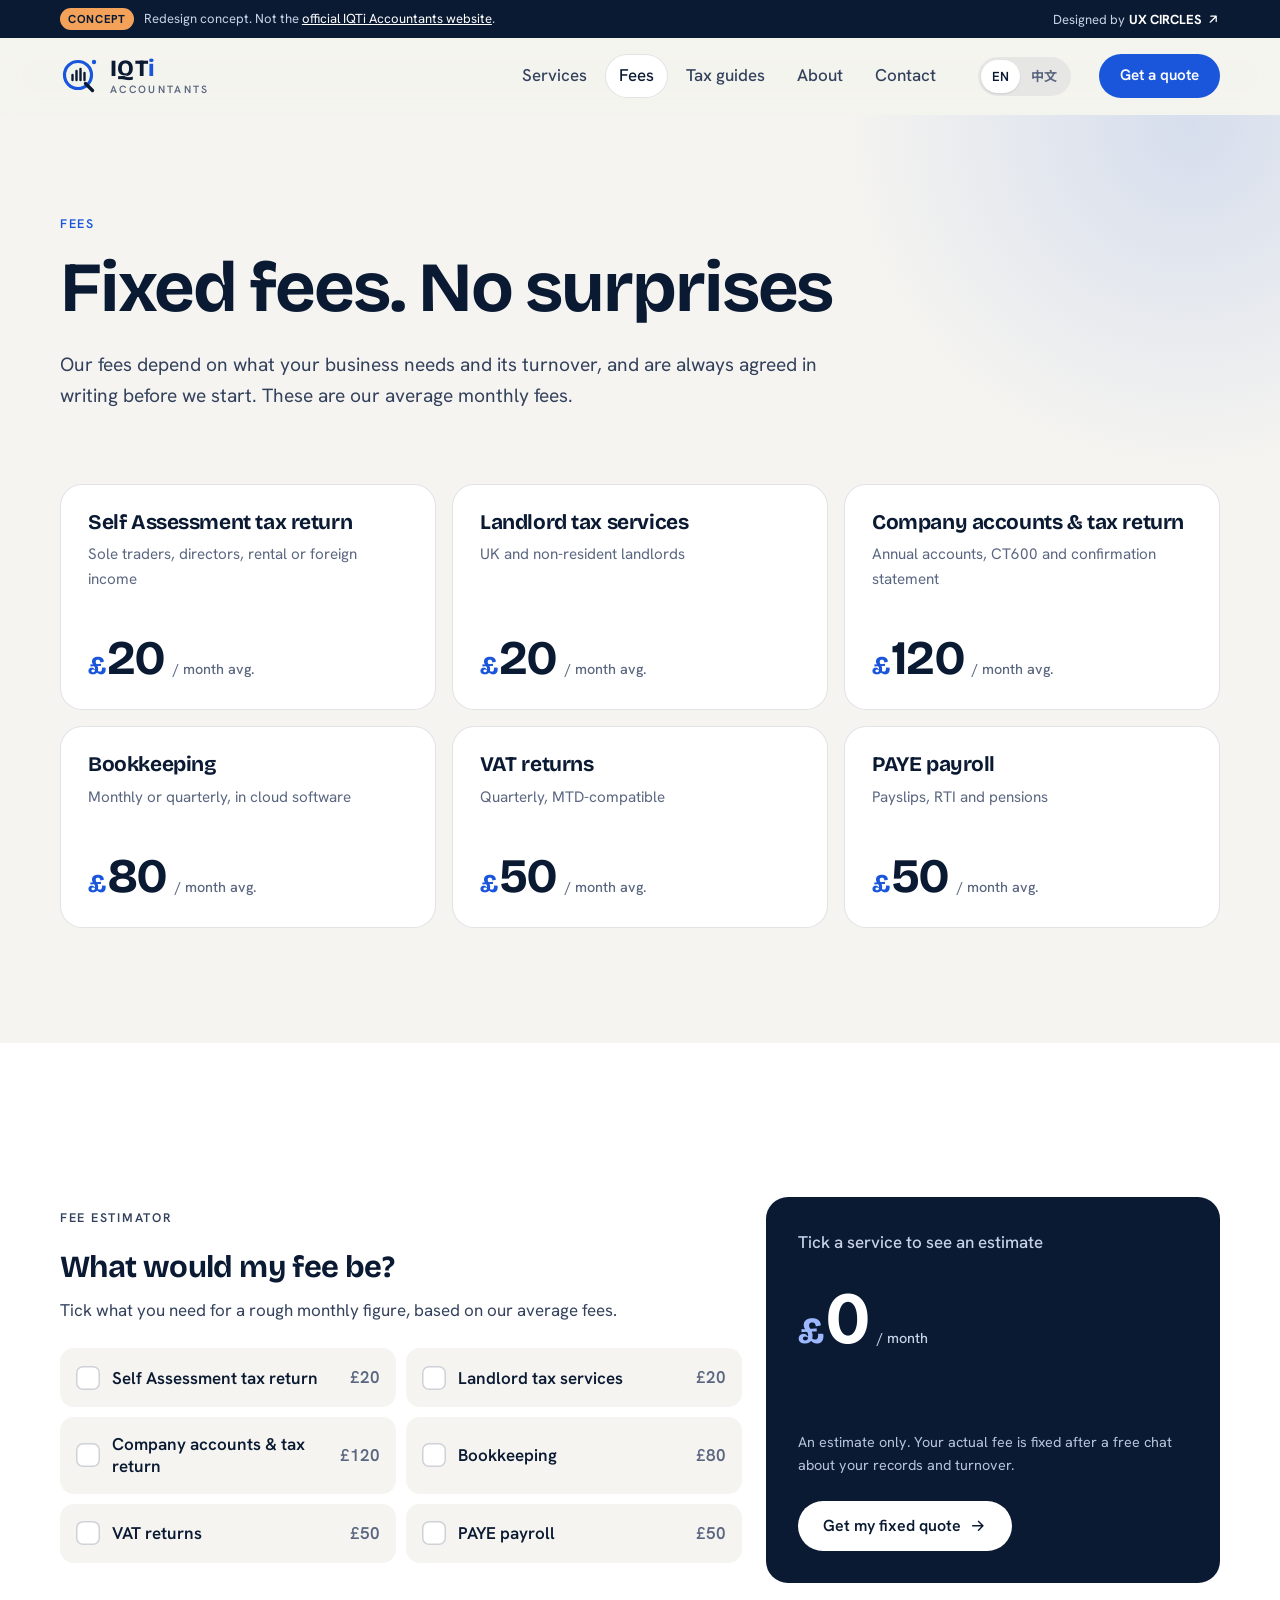
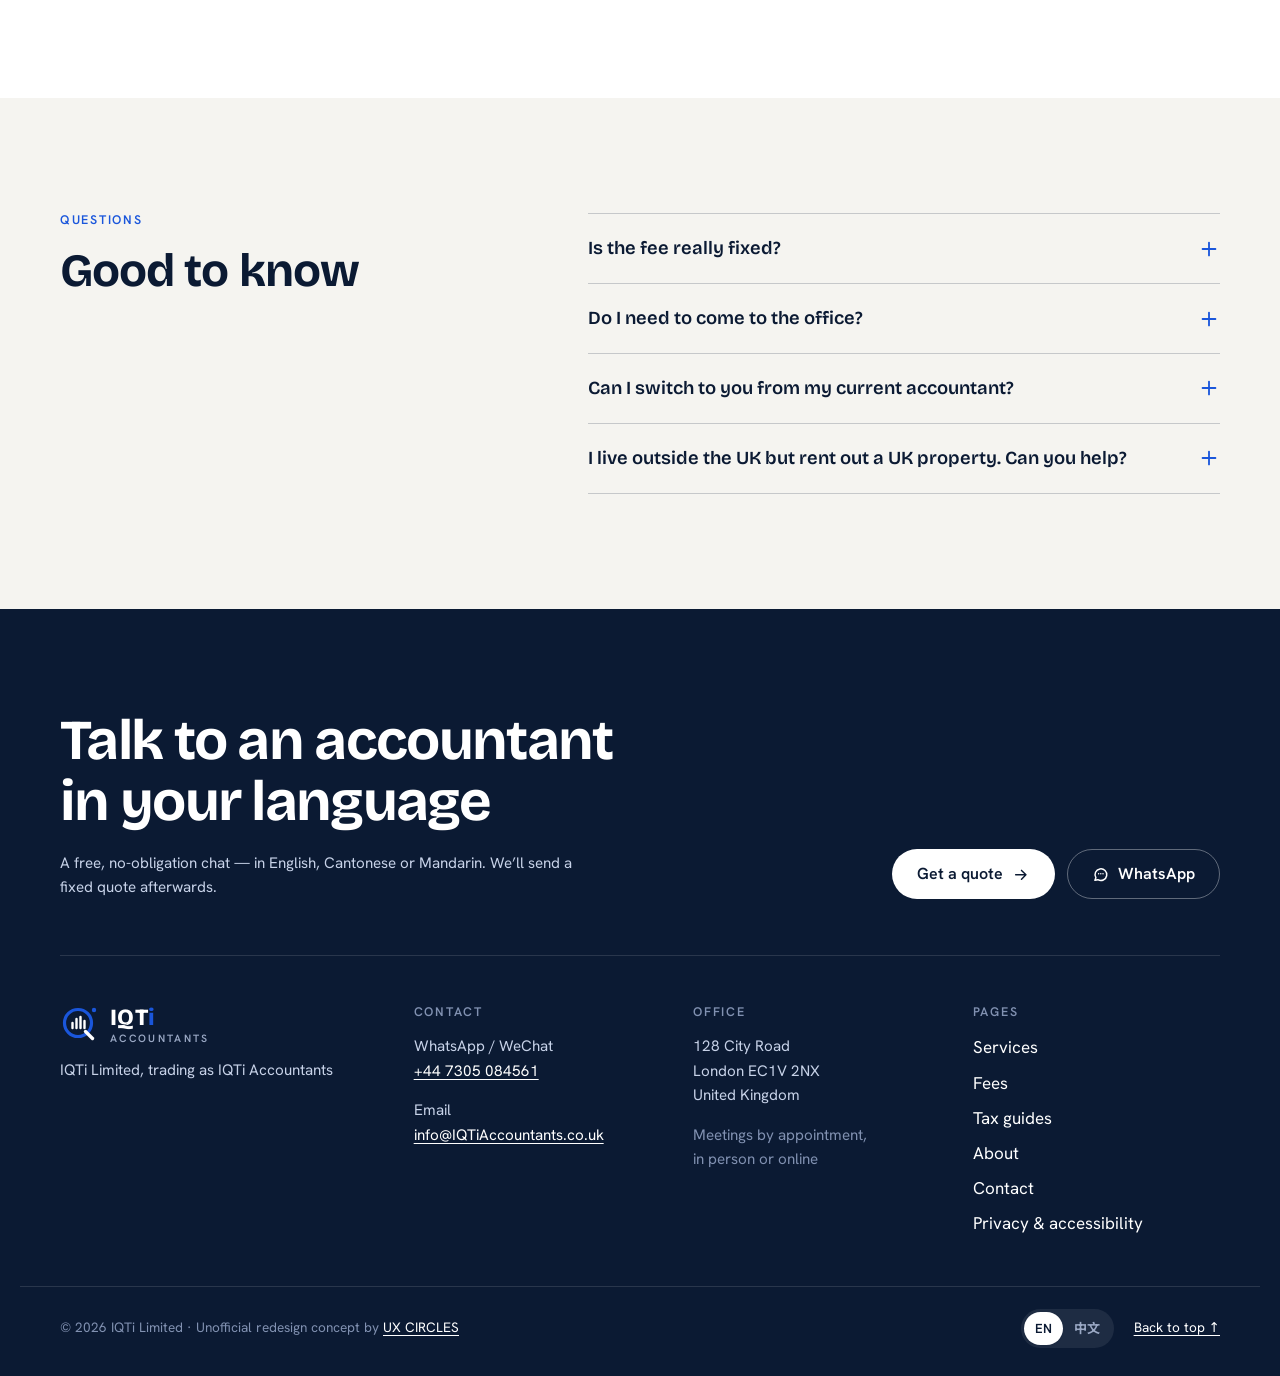
<file: fees.html>
<!doctype html>
<html lang="en-GB">
<head>
<meta charset="utf-8">
<meta name="viewport" content="width=device-width, initial-scale=1">
<meta name="robots" content="noindex, nofollow">
<title>Fees | IQTi Accountants</title>
<meta name="description" content="Fixed accounting fees, agreed before we start. Self Assessment from £20 a month on average, company accounts and tax from £120.">
<link rel="canonical" href="https://www.iqtiaccountants.co.uk/fees.html">
<link rel="alternate" hreflang="en-GB" href="https://www.iqtiaccountants.co.uk/fees.html">
<link rel="alternate" hreflang="zh-Hant" href="https://www.iqtiaccountants.co.uk/zh/fees.html">
<link rel="alternate" hreflang="x-default" href="https://www.iqtiaccountants.co.uk/fees.html">
<meta property="og:title" content="Fees | IQTi Accountants">
<meta property="og:description" content="Fixed accounting fees, agreed before we start. Self Assessment from £20 a month on average, company accounts and tax from £120.">
<meta property="og:type" content="website">
<meta property="og:locale" content="en_GB">
<meta name="theme-color" content="#f5f4f0">
<link rel="icon" href="assets/img/favicon.svg" type="image/svg+xml">
<link rel="apple-touch-icon" href="assets/img/apple-touch-icon.png">
<link rel="preload" href="assets/fonts/bricolage.woff2" as="font" type="font/woff2" crossorigin>
<link rel="preload" href="assets/fonts/hanken.woff2" as="font" type="font/woff2" crossorigin>
<link rel="stylesheet" href="assets/css/style.css?v=2c78a64a">
<script>document.documentElement.classList.add("js")</script>
<script type="application/ld+json">{"@context": "https://schema.org", "@type": "AccountingService", "name": "IQTi Accountants", "alternateName": ["IQTi 會計師事務所", "IQTi Limited"], "url": "https://www.iqtiaccountants.co.uk/", "telephone": "+44 7305 084561", "email": "info@iqtiaccountants.co.uk", "address": {"@type": "PostalAddress", "streetAddress": "128 City Road", "addressLocality": "London", "postalCode": "EC1V 2NX", "addressCountry": "GB"}, "areaServed": "United Kingdom", "knowsLanguage": ["en", "yue", "cmn"]}</script>
</head>
<body class="lang-en ">
<a class="skip" href="#main">Skip to content</a>
<div class="concept-bar" role="note">
  <div class="wrap concept-inner">
    <p><span class="concept-tag">Concept</span><span class="concept-long">Redesign concept. Not the <a href="https://www.iqtiaccountants.co.uk/" target="_blank" rel="noopener">official IQTi Accountants website</a>.</span></p>
    <a href="https://ux-circles.com/professionals" target="_blank" rel="noopener"><span class="concept-by">Designed by </span><strong>UX CIRCLES</strong> <svg viewBox="0 0 24 24" aria-hidden="true"><path d="M7 17 17 7M8 7h9v9"/></svg></a>
  </div>
</div>
<header class="site-header" data-header>
  <div class="wrap header-inner">
    <a class="brand" href="./" aria-label="IQTi Accountants — home">
      <svg class="mark" viewBox="0 0 40 40" aria-hidden="true">
  <circle class="mark-ring" cx="18" cy="19" r="13.5"/>
  <path class="mark-bars" d="M12.5 24v-5M16.5 24v-9M20.5 24v-11M24.5 24v-7"/>
  <path class="mark-tail" d="m25.5 27.5 7 7"/>
  <circle class="mark-dot" cx="34" cy="6" r="2.2"/>
</svg>
      <span class="brand-text"><span class="brand-name">IQT<i>i</i></span><span class="brand-sub">Accountants</span></span>
    </a>
    <nav class="main-nav" aria-label="Main"><a href="services.html">Services</a><a href="fees.html" aria-current="page">Fees</a><a href="guides.html">Tax guides</a><a href="about.html">About</a><a href="contact.html">Contact</a></nav>
    <div class="lang" role="group" aria-label="Language / 語言"><a href="fees.html" lang="en-GB" hreflang="en-GB" aria-current="true">EN</a><a href="zh/fees.html" lang="zh-Hant" hreflang="zh-Hant">中文</a></div>
    <a class="btn btn-blue header-cta" href="contact.html#quote">Get a quote</a>
    <button class="menu-btn" aria-expanded="false" aria-controls="menu"><span class="menu-lines"><span></span><span></span></span><span class="sr">Menu</span></button>
  </div>
</header>
<div class="menu" id="menu" hidden>
  <div class="wrap menu-inner">
    <ul class="menu-links"><li><a href="services.html">Services</a></li><li><a href="fees.html" aria-current="page">Fees</a></li><li><a href="guides.html">Tax guides</a></li><li><a href="about.html">About</a></li><li><a href="contact.html">Contact</a></li></ul>
    <div class="menu-foot">
      <a class="btn btn-blue" href="contact.html#quote">Get a quote <svg viewBox="0 0 24 24" aria-hidden="true"><path d="M5 12h14M13 6l6 6-6 6"/></svg></a>
      <a href="https://wa.me/447305084561" target="_blank" rel="noopener"><svg viewBox="0 0 24 24" aria-hidden="true"><path d="M4 19.5 5.3 16A8 8 0 1 1 8 18.7z"/><path d="M9 10.5h.01M12 10.5h.01M15 10.5h.01"/></svg> WhatsApp 07305 084561</a>
      <a href="mailto:info@iqtiaccountants.co.uk"><svg viewBox="0 0 24 24" aria-hidden="true"><rect x="3" y="5" width="18" height="14" rx="2"/><path d="m3 7 9 6 9-6"/></svg> info@IQTiAccountants.co.uk</a>
      <div class="lang" role="group" aria-label="Language / 語言"><a href="fees.html" lang="en-GB" hreflang="en-GB" aria-current="true">EN</a><a href="zh/fees.html" lang="zh-Hant" hreflang="zh-Hant">中文</a></div>
    </div>
  </div>
</div>
<main id="main">
<section class="page-head">
  <div class="wrap">
    <p class="eyebrow reveal">Fees</p>
    <h1 class="h-xl reveal">Fixed fees. No surprises</h1>
    <p class="lead reveal">Our fees depend on what your business needs and its turnover, and are always agreed in writing before we start. These are our average monthly fees.</p>
    
  </div>
</section>
<section class="section section-flush">
  <div class="wrap">
    <ul class="fees"><li class="fee reveal">
        <h3>Self Assessment tax return</h3>
        <p class="fee-for">Sole traders, directors, rental or foreign income</p>
        <p class="fee-price"><span class="cur">£</span>20<span class="per">/ month avg.</span></p>
      </li><li class="fee reveal">
        <h3>Landlord tax services</h3>
        <p class="fee-for">UK and non-resident landlords</p>
        <p class="fee-price"><span class="cur">£</span>20<span class="per">/ month avg.</span></p>
      </li><li class="fee reveal">
        <h3>Company accounts &amp; tax return</h3>
        <p class="fee-for">Annual accounts, CT600 and confirmation statement</p>
        <p class="fee-price"><span class="cur">£</span>120<span class="per">/ month avg.</span></p>
      </li><li class="fee reveal">
        <h3>Bookkeeping</h3>
        <p class="fee-for">Monthly or quarterly, in cloud software</p>
        <p class="fee-price"><span class="cur">£</span>80<span class="per">/ month avg.</span></p>
      </li><li class="fee reveal">
        <h3>VAT returns</h3>
        <p class="fee-for">Quarterly, MTD-compatible</p>
        <p class="fee-price"><span class="cur">£</span>50<span class="per">/ month avg.</span></p>
      </li><li class="fee reveal">
        <h3>PAYE payroll</h3>
        <p class="fee-for">Payslips, RTI and pensions</p>
        <p class="fee-price"><span class="cur">£</span>50<span class="per">/ month avg.</span></p>
      </li></ul>
  </div>
</section>

<section class="section section-tint" aria-labelledby="est-h">
  <div class="wrap estimator reveal" data-estimator>
    <div class="est-left">
      <p class="eyebrow">Fee estimator</p>
      <h2 id="est-h" class="h-md">What would my fee be?</h2>
      <p>Tick what you need for a rough monthly figure, based on our average fees.</p>
      <fieldset class="est-opts"><legend class="sr">Services</legend><label class="est-opt">
          <input type="checkbox" name="svc" value="20" data-key="sa">
          <span class="est-box"><svg viewBox="0 0 24 24" aria-hidden="true"><path d="m5 12.5 4.5 4.5L19 7.5"/></svg></span>
          <span class="est-name">Self Assessment tax return</span>
          <span class="est-price">£20</span>
        </label><label class="est-opt">
          <input type="checkbox" name="svc" value="20" data-key="landlord">
          <span class="est-box"><svg viewBox="0 0 24 24" aria-hidden="true"><path d="m5 12.5 4.5 4.5L19 7.5"/></svg></span>
          <span class="est-name">Landlord tax services</span>
          <span class="est-price">£20</span>
        </label><label class="est-opt">
          <input type="checkbox" name="svc" value="120" data-key="company">
          <span class="est-box"><svg viewBox="0 0 24 24" aria-hidden="true"><path d="m5 12.5 4.5 4.5L19 7.5"/></svg></span>
          <span class="est-name">Company accounts &amp; tax return</span>
          <span class="est-price">£120</span>
        </label><label class="est-opt">
          <input type="checkbox" name="svc" value="80" data-key="books">
          <span class="est-box"><svg viewBox="0 0 24 24" aria-hidden="true"><path d="m5 12.5 4.5 4.5L19 7.5"/></svg></span>
          <span class="est-name">Bookkeeping</span>
          <span class="est-price">£80</span>
        </label><label class="est-opt">
          <input type="checkbox" name="svc" value="50" data-key="vat">
          <span class="est-box"><svg viewBox="0 0 24 24" aria-hidden="true"><path d="m5 12.5 4.5 4.5L19 7.5"/></svg></span>
          <span class="est-name">VAT returns</span>
          <span class="est-price">£50</span>
        </label><label class="est-opt">
          <input type="checkbox" name="svc" value="50" data-key="paye">
          <span class="est-box"><svg viewBox="0 0 24 24" aria-hidden="true"><path d="m5 12.5 4.5 4.5L19 7.5"/></svg></span>
          <span class="est-name">PAYE payroll</span>
          <span class="est-price">£50</span>
        </label></fieldset>
    </div>
    <div class="est-result" aria-live="polite">
      <p class="est-label" data-est-label>Tick a service to see an estimate</p>
      <p class="est-total"><span class="cur">£</span><span data-est-total>0</span><span class="per">/ month</span></p>
      <p class="est-year" data-est-year>&nbsp;</p>
      <p class="est-note">An estimate only. Your actual fee is fixed after a free chat about your records and turnover.</p>
      <a class="btn btn-white" href="contact.html#quote" data-est-link>Get my fixed quote <svg viewBox="0 0 24 24" aria-hidden="true"><path d="M5 12h14M13 6l6 6-6 6"/></svg></a>
    </div>
  </div>
</section>
<section class="section" aria-labelledby="faq-h">
  <div class="wrap split-2">
    <div class="sec-head">
      <p class="eyebrow">Questions</p>
      <h2 id="faq-h" class="h-lg">Good to know</h2>
    </div>
    <div class="faq"><details class="faq-item">
        <summary><span>Is the fee really fixed?</span><svg viewBox="0 0 24 24" aria-hidden="true"><path d="M12 5v14M5 12h14"/></svg></summary>
        <p>Yes. We agree the fee in writing before we start, based on what you need and your turnover. If your circumstances change — say you register for VAT — we’ll agree any change with you first.</p>
      </details><details class="faq-item">
        <summary><span>Do I need to come to the office?</span><svg viewBox="0 0 24 24" aria-hidden="true"><path d="M12 5v14M5 12h14"/></svg></summary>
        <p>No. Meetings are by appointment, in person or online, and documents can be shared by email or through your cloud accounting software.</p>
      </details><details class="faq-item">
        <summary><span>Can I switch to you from my current accountant?</span><svg viewBox="0 0 24 24" aria-hidden="true"><path d="M12 5v14M5 12h14"/></svg></summary>
        <p>Yes, at any point in the year. With your permission we contact your previous accountant for the records we need, so you don’t have to.</p>
      </details><details class="faq-item">
        <summary><span>I live outside the UK but rent out a UK property. Can you help?</span><svg viewBox="0 0 24 24" aria-hidden="true"><path d="M12 5v14M5 12h14"/></svg></summary>
        <p>Yes. We handle the Non-Resident Landlord Scheme and the UK tax return that usually goes with it.</p>
      </details></div>
  </div>
</section>

</main>
<footer class="site-footer">
  <div class="wrap">
    <div class="footer-top">
      <div>
        <h2 class="footer-q">Talk to an accountant<br>in your language</h2>
        <p class="footer-lead">A free, no-obligation chat — in English, Cantonese or Mandarin. We’ll send a fixed quote afterwards.</p>
      </div>
      <div class="footer-actions">
        <a class="btn btn-white" href="contact.html#quote">Get a quote <svg viewBox="0 0 24 24" aria-hidden="true"><path d="M5 12h14M13 6l6 6-6 6"/></svg></a>
        <a class="btn btn-line-light" href="https://wa.me/447305084561" target="_blank" rel="noopener"><svg viewBox="0 0 24 24" aria-hidden="true"><path d="M4 19.5 5.3 16A8 8 0 1 1 8 18.7z"/><path d="M9 10.5h.01M12 10.5h.01M15 10.5h.01"/></svg> WhatsApp</a>
      </div>
    </div>
    <div class="footer-grid">
      <div class="f-brand"><a class="brand" href="./" aria-label="IQTi Accountants — home">
      <svg class="mark" viewBox="0 0 40 40" aria-hidden="true">
  <circle class="mark-ring" cx="18" cy="19" r="13.5"/>
  <path class="mark-bars" d="M12.5 24v-5M16.5 24v-9M20.5 24v-11M24.5 24v-7"/>
  <path class="mark-tail" d="m25.5 27.5 7 7"/>
  <circle class="mark-dot" cx="34" cy="6" r="2.2"/>
</svg>
      <span class="brand-text"><span class="brand-name">IQT<i>i</i></span><span class="brand-sub">Accountants</span></span>
    </a><p>IQTi Limited, trading as IQTi Accountants</p></div>
      <div><h3 class="f-h">Contact</h3>
        <p>WhatsApp / WeChat<br><a class="u" href="https://wa.me/447305084561" target="_blank" rel="noopener">+44 7305 084561</a></p>
        <p>Email<br><a class="u" href="mailto:info@iqtiaccountants.co.uk">info@IQTiAccountants.co.uk</a></p></div>
      <div><h3 class="f-h">Office</h3><p>128 City Road<br>London EC1V 2NX<br>United Kingdom</p><p class="muted">Meetings by appointment,<br>in person or online</p></div>
      <div><h3 class="f-h">Pages</h3><ul class="f-links"><li><a href="services.html">Services</a></li><li><a href="fees.html">Fees</a></li><li><a href="guides.html">Tax guides</a></li><li><a href="about.html">About</a></li><li><a href="contact.html">Contact</a></li><li><a href="legal.html">Privacy &amp; accessibility</a></li></ul></div>
    </div>
  </div>
  <div class="wrap footer-base">
    <span>© <span data-year>2026</span> IQTi Limited · <span class="concept-note">Unofficial redesign concept by <a class="u" href="https://ux-circles.com/professionals" target="_blank" rel="noopener">UX CIRCLES</a></span></span>
    <span class="footer-base-r"><div class="lang" role="group" aria-label="Language / 語言"><a href="fees.html" lang="en-GB" hreflang="en-GB" aria-current="true">EN</a><a href="zh/fees.html" lang="zh-Hant" hreflang="zh-Hant">中文</a></div><a href="#main" class="u">Back to top ↑</a></span>
  </div>
</footer>
<nav class="action-bar" aria-label="Quick contact">
  <a href="tel:+447305084561"><svg viewBox="0 0 24 24" aria-hidden="true"><path d="M5 4h4l2 5-2.5 1.5a11 11 0 0 0 5 5L15 13l5 2v4a2 2 0 0 1-2 2A16 16 0 0 1 3 6a2 2 0 0 1 2-2"/></svg><span>Call</span></a>
  <a href="https://wa.me/447305084561" target="_blank" rel="noopener"><svg viewBox="0 0 24 24" aria-hidden="true"><path d="M4 19.5 5.3 16A8 8 0 1 1 8 18.7z"/><path d="M9 10.5h.01M12 10.5h.01M15 10.5h.01"/></svg><span>WhatsApp</span></a>
  <a class="ab-quote" href="contact.html#quote"><svg viewBox="0 0 24 24" aria-hidden="true"><path d="M5 12h14M13 6l6 6-6 6"/></svg><span>Get a quote</span></a>
</nav>
<script>window.IQTI = {"perMonth": "/ month", "perYear": "a year", "pickOne": "Tick a service to see an estimate", "approx": "Typical fixed fee", "services": "services", "mtd": {"empty": "Enter your income to check", "in26": ["You’re in MTD now", "Your qualifying income is over £50,000, so Making Tax Digital for Income Tax applies from 6 April 2026. Your first quarterly update was due by 7 August 2026."], "in27": ["You join on 6 April 2027", "Qualifying income over £30,000 means MTD for Income Tax from 6 April 2027, based on your 2025/26 tax return."], "in28": ["You join on 6 April 2028", "Qualifying income over £20,000 means MTD for Income Tax from 6 April 2028, based on your 2026/27 tax return."], "out": ["Not required yet", "Below £20,000 you are not yet required to join. Keep an eye on it if your income grows — we can set you up early on a voluntary basis."]}, "sdlt": {"total": "Stamp Duty to pay", "eff": "Effective rate", "band": "Band", "rate": "Rate", "tax": "Tax", "upTo": "Up to", "above": "Above", "ftbOver": "Over £500,000: first-time buyer relief doesn’t apply, so standard rates are used."}, "form": {"subject": "Quote request", "name": "Name", "email": "Email", "phone": "Phone", "type": "Business type", "turnover": "Annual turnover", "vat": "VAT returns", "payroll": "Payroll", "books": "Bookkeeping", "msg": "Message", "lang": "Preferred language", "hello": "Hello IQTi, I’d like a quote.", "missing": "Please fill in the highlighted fields."}};</script>
<script src="assets/js/main.js?v=eba55646" defer></script>
</body>
</html>
</file>
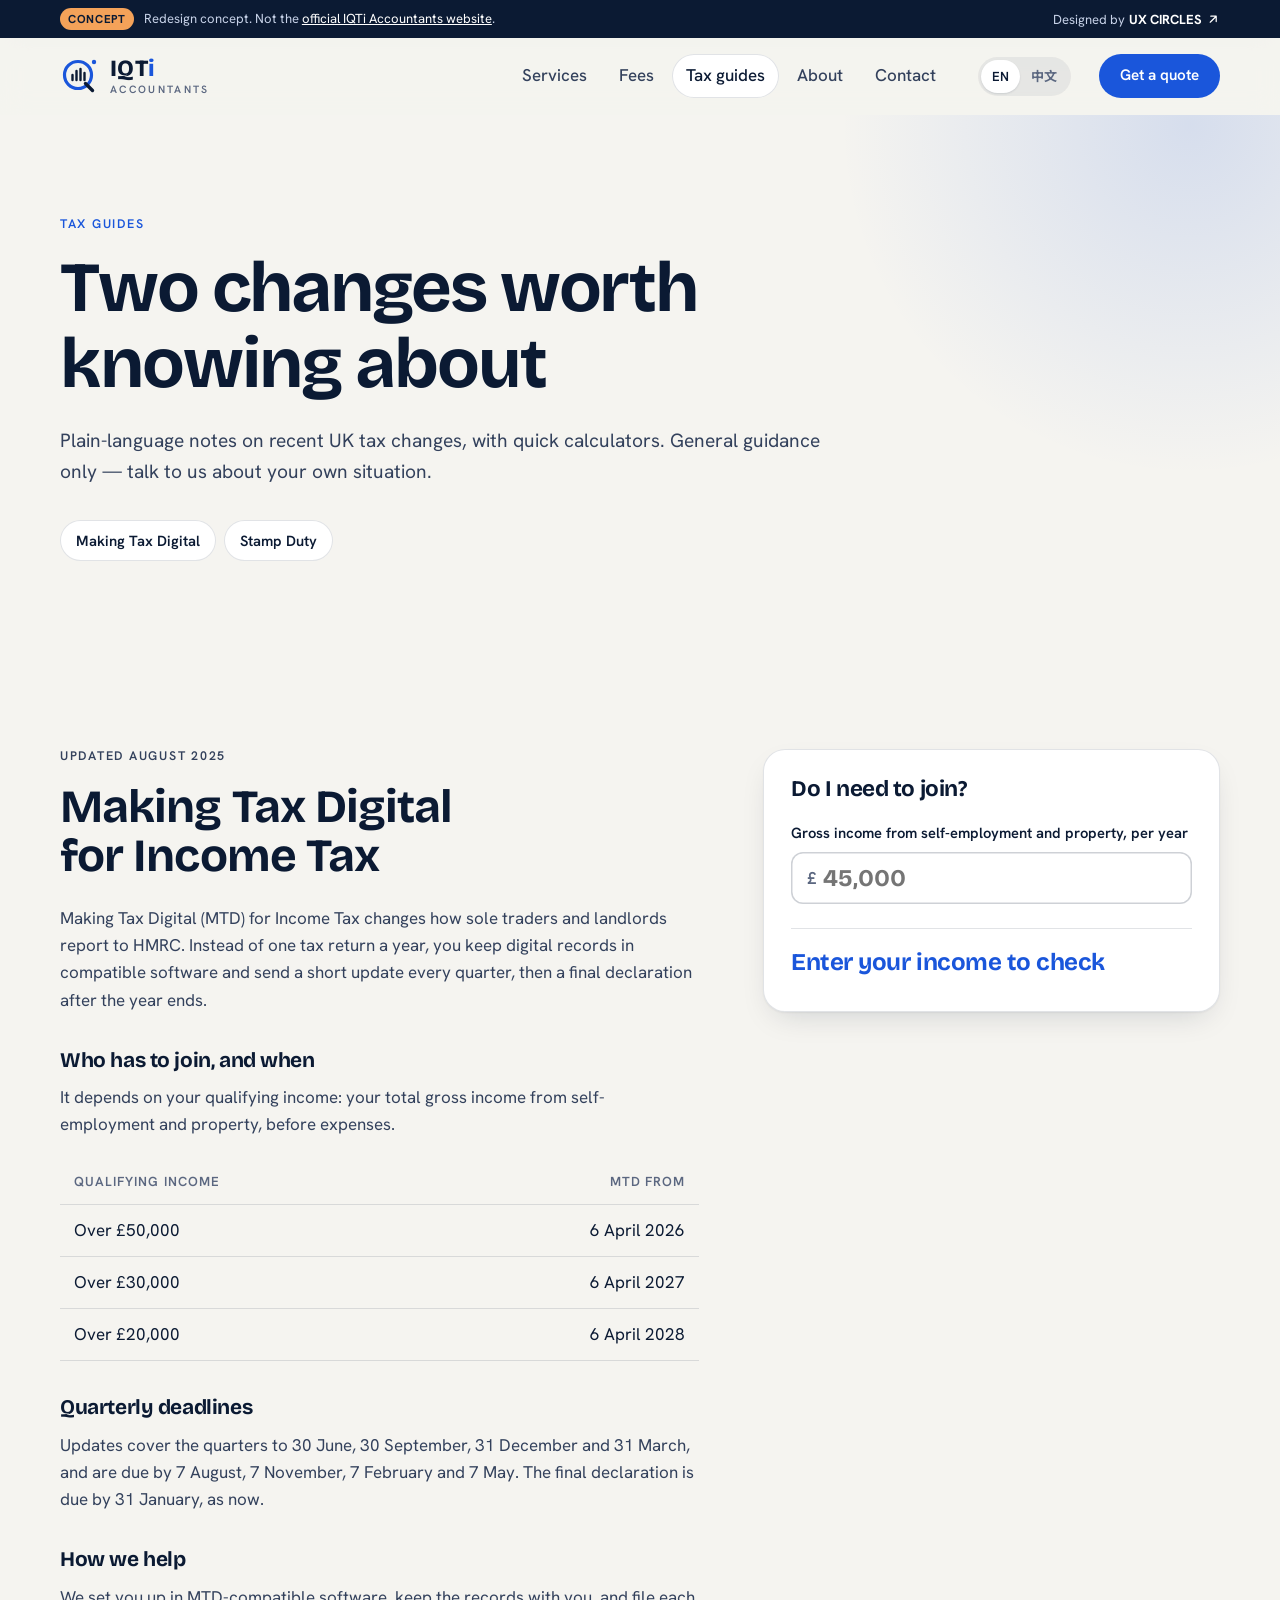
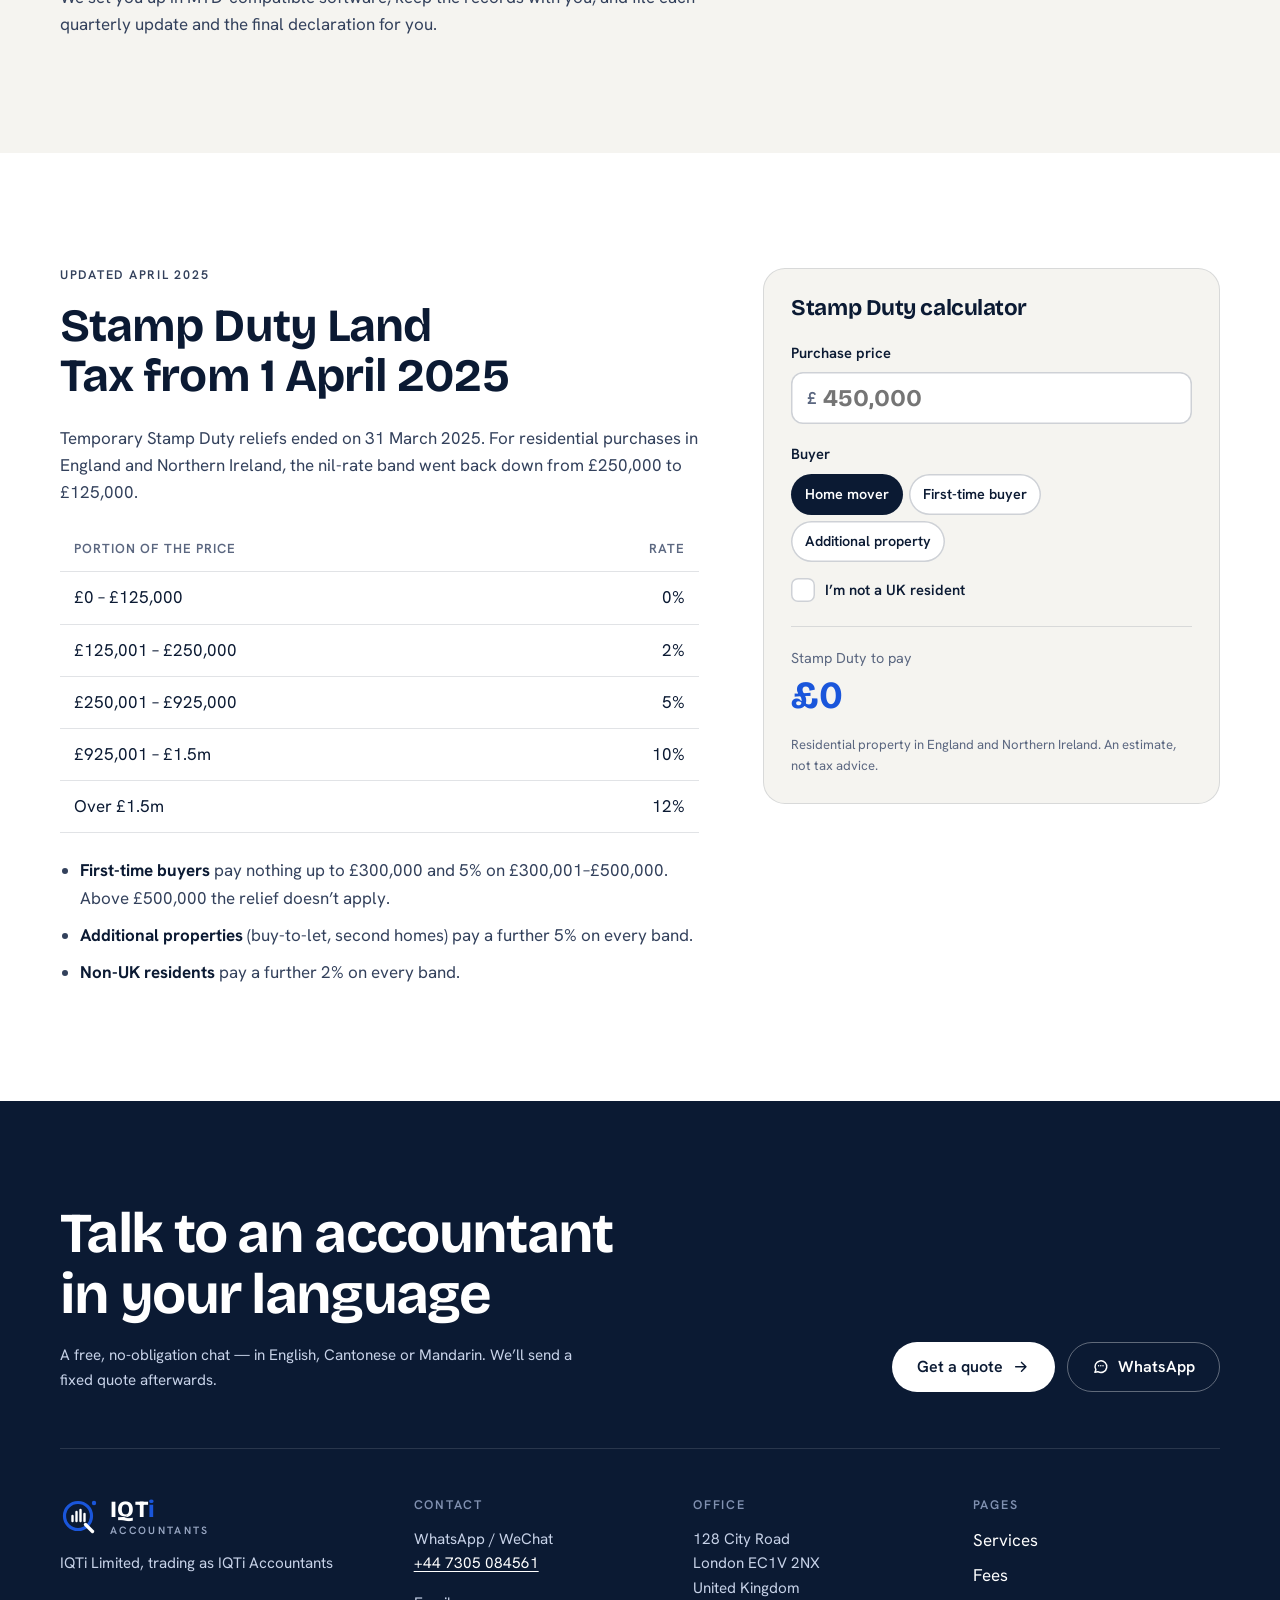
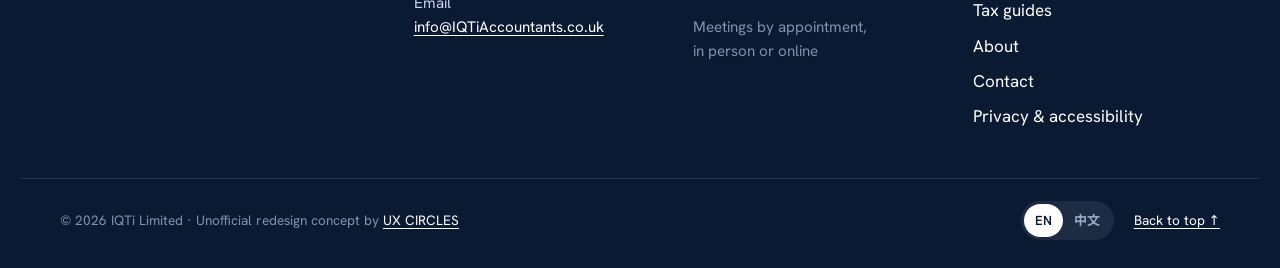
<file: guides.html>
<!doctype html>
<html lang="en-GB">
<head>
<meta charset="utf-8">
<meta name="viewport" content="width=device-width, initial-scale=1">
<meta name="robots" content="noindex, nofollow">
<title>Tax guides: MTD for Income Tax and Stamp Duty | IQTi Accountants</title>
<meta name="description" content="Check if Making Tax Digital for Income Tax applies to you and calculate Stamp Duty Land Tax under the rates from 1 April 2025.">
<link rel="canonical" href="https://www.iqtiaccountants.co.uk/guides.html">
<link rel="alternate" hreflang="en-GB" href="https://www.iqtiaccountants.co.uk/guides.html">
<link rel="alternate" hreflang="zh-Hant" href="https://www.iqtiaccountants.co.uk/zh/guides.html">
<link rel="alternate" hreflang="x-default" href="https://www.iqtiaccountants.co.uk/guides.html">
<meta property="og:title" content="Tax guides: MTD for Income Tax and Stamp Duty | IQTi Accountants">
<meta property="og:description" content="Check if Making Tax Digital for Income Tax applies to you and calculate Stamp Duty Land Tax under the rates from 1 April 2025.">
<meta property="og:type" content="website">
<meta property="og:locale" content="en_GB">
<meta name="theme-color" content="#f5f4f0">
<link rel="icon" href="assets/img/favicon.svg" type="image/svg+xml">
<link rel="apple-touch-icon" href="assets/img/apple-touch-icon.png">
<link rel="preload" href="assets/fonts/bricolage.woff2" as="font" type="font/woff2" crossorigin>
<link rel="preload" href="assets/fonts/hanken.woff2" as="font" type="font/woff2" crossorigin>
<link rel="stylesheet" href="assets/css/style.css?v=2c78a64a">
<script>document.documentElement.classList.add("js")</script>
<script type="application/ld+json">{"@context": "https://schema.org", "@type": "AccountingService", "name": "IQTi Accountants", "alternateName": ["IQTi 會計師事務所", "IQTi Limited"], "url": "https://www.iqtiaccountants.co.uk/", "telephone": "+44 7305 084561", "email": "info@iqtiaccountants.co.uk", "address": {"@type": "PostalAddress", "streetAddress": "128 City Road", "addressLocality": "London", "postalCode": "EC1V 2NX", "addressCountry": "GB"}, "areaServed": "United Kingdom", "knowsLanguage": ["en", "yue", "cmn"]}</script>
</head>
<body class="lang-en ">
<a class="skip" href="#main">Skip to content</a>
<div class="concept-bar" role="note">
  <div class="wrap concept-inner">
    <p><span class="concept-tag">Concept</span><span class="concept-long">Redesign concept. Not the <a href="https://www.iqtiaccountants.co.uk/" target="_blank" rel="noopener">official IQTi Accountants website</a>.</span></p>
    <a href="https://ux-circles.com/professionals" target="_blank" rel="noopener"><span class="concept-by">Designed by </span><strong>UX CIRCLES</strong> <svg viewBox="0 0 24 24" aria-hidden="true"><path d="M7 17 17 7M8 7h9v9"/></svg></a>
  </div>
</div>
<header class="site-header" data-header>
  <div class="wrap header-inner">
    <a class="brand" href="./" aria-label="IQTi Accountants — home">
      <svg class="mark" viewBox="0 0 40 40" aria-hidden="true">
  <circle class="mark-ring" cx="18" cy="19" r="13.5"/>
  <path class="mark-bars" d="M12.5 24v-5M16.5 24v-9M20.5 24v-11M24.5 24v-7"/>
  <path class="mark-tail" d="m25.5 27.5 7 7"/>
  <circle class="mark-dot" cx="34" cy="6" r="2.2"/>
</svg>
      <span class="brand-text"><span class="brand-name">IQT<i>i</i></span><span class="brand-sub">Accountants</span></span>
    </a>
    <nav class="main-nav" aria-label="Main"><a href="services.html">Services</a><a href="fees.html">Fees</a><a href="guides.html" aria-current="page">Tax guides</a><a href="about.html">About</a><a href="contact.html">Contact</a></nav>
    <div class="lang" role="group" aria-label="Language / 語言"><a href="guides.html" lang="en-GB" hreflang="en-GB" aria-current="true">EN</a><a href="zh/guides.html" lang="zh-Hant" hreflang="zh-Hant">中文</a></div>
    <a class="btn btn-blue header-cta" href="contact.html#quote">Get a quote</a>
    <button class="menu-btn" aria-expanded="false" aria-controls="menu"><span class="menu-lines"><span></span><span></span></span><span class="sr">Menu</span></button>
  </div>
</header>
<div class="menu" id="menu" hidden>
  <div class="wrap menu-inner">
    <ul class="menu-links"><li><a href="services.html">Services</a></li><li><a href="fees.html">Fees</a></li><li><a href="guides.html" aria-current="page">Tax guides</a></li><li><a href="about.html">About</a></li><li><a href="contact.html">Contact</a></li></ul>
    <div class="menu-foot">
      <a class="btn btn-blue" href="contact.html#quote">Get a quote <svg viewBox="0 0 24 24" aria-hidden="true"><path d="M5 12h14M13 6l6 6-6 6"/></svg></a>
      <a href="https://wa.me/447305084561" target="_blank" rel="noopener"><svg viewBox="0 0 24 24" aria-hidden="true"><path d="M4 19.5 5.3 16A8 8 0 1 1 8 18.7z"/><path d="M9 10.5h.01M12 10.5h.01M15 10.5h.01"/></svg> WhatsApp 07305 084561</a>
      <a href="mailto:info@iqtiaccountants.co.uk"><svg viewBox="0 0 24 24" aria-hidden="true"><rect x="3" y="5" width="18" height="14" rx="2"/><path d="m3 7 9 6 9-6"/></svg> info@IQTiAccountants.co.uk</a>
      <div class="lang" role="group" aria-label="Language / 語言"><a href="guides.html" lang="en-GB" hreflang="en-GB" aria-current="true">EN</a><a href="zh/guides.html" lang="zh-Hant" hreflang="zh-Hant">中文</a></div>
    </div>
  </div>
</div>
<main id="main">
<section class="page-head">
  <div class="wrap">
    <p class="eyebrow reveal">Tax guides</p>
    <h1 class="h-xl reveal">Two changes worth knowing about</h1>
    <p class="lead reveal">Plain-language notes on recent UK tax changes, with quick calculators. General guidance only — talk to us about your own situation.</p>
    <nav class="jump reveal" aria-label="On this page"><a href="#mtd">Making Tax Digital</a><a href="#sdlt">Stamp Duty</a></nav>
  </div>
</section>
<article class="section guide" id="mtd" aria-labelledby="mtd-title">
  <div class="wrap guide-grid">
    <div class="guide-body">
      <p class="eyebrow">Updated August 2025</p>
      <h2 id="mtd-title" class="h-lg">Making Tax Digital for Income Tax</h2>
      <p>Making Tax Digital (MTD) for Income Tax changes how sole traders and landlords report to HMRC. Instead of one tax return a year, you keep digital records in compatible software and send a short update every quarter, then a final declaration after the year ends.</p>
      <h3>Who has to join, and when</h3>
      <p>It depends on your qualifying income: your total gross income from self-employment and property, before expenses.</p>
      <table class="tbl">
        <thead><tr><th>Qualifying income</th><th>MTD from</th></tr></thead>
        <tbody>
          <tr><td>Over £50,000</td><td>6 April 2026</td></tr>
          <tr><td>Over £30,000</td><td>6 April 2027</td></tr>
          <tr><td>Over £20,000</td><td>6 April 2028</td></tr>
        </tbody>
      </table>
      <h3>Quarterly deadlines</h3>
      <p>Updates cover the quarters to 30 June, 30 September, 31 December and 31 March, and are due by 7 August, 7 November, 7 February and 7 May. The final declaration is due by 31 January, as now.</p>
      <h3>How we help</h3>
      <p>We set you up in MTD-compatible software, keep the records with you, and file each quarterly update and the final declaration for you.</p>
    </div>
    <aside class="tool reveal" data-mtd aria-labelledby="mtd-tool-h">
      <h3 id="mtd-tool-h">Do I need to join?</h3>
      <label for="mtd-income">Gross income from self-employment and property, per year</label>
      <div class="money"><span>£</span><input id="mtd-income" type="text" inputmode="numeric" autocomplete="off" placeholder="45,000"></div>
      <div class="tool-out" aria-live="polite">
        <p class="tool-big" data-mtd-title>Enter your income to check</p>
        <p data-mtd-text></p>
      </div>
    </aside>
  </div>
</article>

<article class="section section-tint guide" id="sdlt" aria-labelledby="sdlt-title">
  <div class="wrap guide-grid">
    <div class="guide-body">
      <p class="eyebrow">Updated April 2025</p>
      <h2 id="sdlt-title" class="h-lg">Stamp Duty Land Tax from 1 April 2025</h2>
      <p>Temporary Stamp Duty reliefs ended on 31 March 2025. For residential purchases in England and Northern Ireland, the nil-rate band went back down from £250,000 to £125,000.</p>
      <table class="tbl">
        <thead><tr><th>Portion of the price</th><th>Rate</th></tr></thead>
        <tbody><tr><td>£0 – £125,000</td><td>0%</td></tr><tr><td>£125,001 – £250,000</td><td>2%</td></tr><tr><td>£250,001 – £925,000</td><td>5%</td></tr><tr><td>£925,001 – £1.5m</td><td>10%</td></tr><tr><td>Over £1.5m</td><td>12%</td></tr></tbody>
      </table>
      <ul class="bullets">
        <li><strong>First-time buyers</strong> pay nothing up to £300,000 and 5% on £300,001–£500,000. Above £500,000 the relief doesn’t apply.</li>
        <li><strong>Additional properties</strong> (buy-to-let, second homes) pay a further 5% on every band.</li>
        <li><strong>Non-UK residents</strong> pay a further 2% on every band.</li>
      </ul>
    </div>
    <aside class="tool reveal" data-sdlt aria-labelledby="sdlt-tool-h">
      <h3 id="sdlt-tool-h">Stamp Duty calculator</h3>
      <label for="sdlt-price">Purchase price</label>
      <div class="money"><span>£</span><input id="sdlt-price" type="text" inputmode="numeric" autocomplete="off" placeholder="450,000"></div>
      <fieldset class="seg">
        <legend>Buyer</legend>
        <label><input type="radio" name="buyer" value="std" checked><span>Home mover</span></label>
        <label><input type="radio" name="buyer" value="ftb"><span>First-time buyer</span></label>
        <label><input type="radio" name="buyer" value="add"><span>Additional property</span></label>
      </fieldset>
      <label class="check"><input type="checkbox" name="nonres"><span class="est-box"><svg viewBox="0 0 24 24" aria-hidden="true"><path d="m5 12.5 4.5 4.5L19 7.5"/></svg></span>I’m not a UK resident</label>
      <div class="tool-out" aria-live="polite">
        <p class="tool-label">Stamp Duty to pay</p>
        <p class="tool-big" data-sdlt-total>£0</p>
        <p class="tool-sub" data-sdlt-eff></p>
        <table class="tbl tbl-sm" data-sdlt-table hidden></table>
        <p class="tool-note" data-sdlt-note></p>
      </div>
      <p class="tool-fine">Residential property in England and Northern Ireland. An estimate, not tax advice.</p>
    </aside>
  </div>
</article>

</main>
<footer class="site-footer">
  <div class="wrap">
    <div class="footer-top">
      <div>
        <h2 class="footer-q">Talk to an accountant<br>in your language</h2>
        <p class="footer-lead">A free, no-obligation chat — in English, Cantonese or Mandarin. We’ll send a fixed quote afterwards.</p>
      </div>
      <div class="footer-actions">
        <a class="btn btn-white" href="contact.html#quote">Get a quote <svg viewBox="0 0 24 24" aria-hidden="true"><path d="M5 12h14M13 6l6 6-6 6"/></svg></a>
        <a class="btn btn-line-light" href="https://wa.me/447305084561" target="_blank" rel="noopener"><svg viewBox="0 0 24 24" aria-hidden="true"><path d="M4 19.5 5.3 16A8 8 0 1 1 8 18.7z"/><path d="M9 10.5h.01M12 10.5h.01M15 10.5h.01"/></svg> WhatsApp</a>
      </div>
    </div>
    <div class="footer-grid">
      <div class="f-brand"><a class="brand" href="./" aria-label="IQTi Accountants — home">
      <svg class="mark" viewBox="0 0 40 40" aria-hidden="true">
  <circle class="mark-ring" cx="18" cy="19" r="13.5"/>
  <path class="mark-bars" d="M12.5 24v-5M16.5 24v-9M20.5 24v-11M24.5 24v-7"/>
  <path class="mark-tail" d="m25.5 27.5 7 7"/>
  <circle class="mark-dot" cx="34" cy="6" r="2.2"/>
</svg>
      <span class="brand-text"><span class="brand-name">IQT<i>i</i></span><span class="brand-sub">Accountants</span></span>
    </a><p>IQTi Limited, trading as IQTi Accountants</p></div>
      <div><h3 class="f-h">Contact</h3>
        <p>WhatsApp / WeChat<br><a class="u" href="https://wa.me/447305084561" target="_blank" rel="noopener">+44 7305 084561</a></p>
        <p>Email<br><a class="u" href="mailto:info@iqtiaccountants.co.uk">info@IQTiAccountants.co.uk</a></p></div>
      <div><h3 class="f-h">Office</h3><p>128 City Road<br>London EC1V 2NX<br>United Kingdom</p><p class="muted">Meetings by appointment,<br>in person or online</p></div>
      <div><h3 class="f-h">Pages</h3><ul class="f-links"><li><a href="services.html">Services</a></li><li><a href="fees.html">Fees</a></li><li><a href="guides.html">Tax guides</a></li><li><a href="about.html">About</a></li><li><a href="contact.html">Contact</a></li><li><a href="legal.html">Privacy &amp; accessibility</a></li></ul></div>
    </div>
  </div>
  <div class="wrap footer-base">
    <span>© <span data-year>2026</span> IQTi Limited · <span class="concept-note">Unofficial redesign concept by <a class="u" href="https://ux-circles.com/professionals" target="_blank" rel="noopener">UX CIRCLES</a></span></span>
    <span class="footer-base-r"><div class="lang" role="group" aria-label="Language / 語言"><a href="guides.html" lang="en-GB" hreflang="en-GB" aria-current="true">EN</a><a href="zh/guides.html" lang="zh-Hant" hreflang="zh-Hant">中文</a></div><a href="#main" class="u">Back to top ↑</a></span>
  </div>
</footer>
<nav class="action-bar" aria-label="Quick contact">
  <a href="tel:+447305084561"><svg viewBox="0 0 24 24" aria-hidden="true"><path d="M5 4h4l2 5-2.5 1.5a11 11 0 0 0 5 5L15 13l5 2v4a2 2 0 0 1-2 2A16 16 0 0 1 3 6a2 2 0 0 1 2-2"/></svg><span>Call</span></a>
  <a href="https://wa.me/447305084561" target="_blank" rel="noopener"><svg viewBox="0 0 24 24" aria-hidden="true"><path d="M4 19.5 5.3 16A8 8 0 1 1 8 18.7z"/><path d="M9 10.5h.01M12 10.5h.01M15 10.5h.01"/></svg><span>WhatsApp</span></a>
  <a class="ab-quote" href="contact.html#quote"><svg viewBox="0 0 24 24" aria-hidden="true"><path d="M5 12h14M13 6l6 6-6 6"/></svg><span>Get a quote</span></a>
</nav>
<script>window.IQTI = {"perMonth": "/ month", "perYear": "a year", "pickOne": "Tick a service to see an estimate", "approx": "Typical fixed fee", "services": "services", "mtd": {"empty": "Enter your income to check", "in26": ["You’re in MTD now", "Your qualifying income is over £50,000, so Making Tax Digital for Income Tax applies from 6 April 2026. Your first quarterly update was due by 7 August 2026."], "in27": ["You join on 6 April 2027", "Qualifying income over £30,000 means MTD for Income Tax from 6 April 2027, based on your 2025/26 tax return."], "in28": ["You join on 6 April 2028", "Qualifying income over £20,000 means MTD for Income Tax from 6 April 2028, based on your 2026/27 tax return."], "out": ["Not required yet", "Below £20,000 you are not yet required to join. Keep an eye on it if your income grows — we can set you up early on a voluntary basis."]}, "sdlt": {"total": "Stamp Duty to pay", "eff": "Effective rate", "band": "Band", "rate": "Rate", "tax": "Tax", "upTo": "Up to", "above": "Above", "ftbOver": "Over £500,000: first-time buyer relief doesn’t apply, so standard rates are used."}, "form": {"subject": "Quote request", "name": "Name", "email": "Email", "phone": "Phone", "type": "Business type", "turnover": "Annual turnover", "vat": "VAT returns", "payroll": "Payroll", "books": "Bookkeeping", "msg": "Message", "lang": "Preferred language", "hello": "Hello IQTi, I’d like a quote.", "missing": "Please fill in the highlighted fields."}};</script>
<script src="assets/js/main.js?v=eba55646" defer></script>
</body>
</html>
</file>
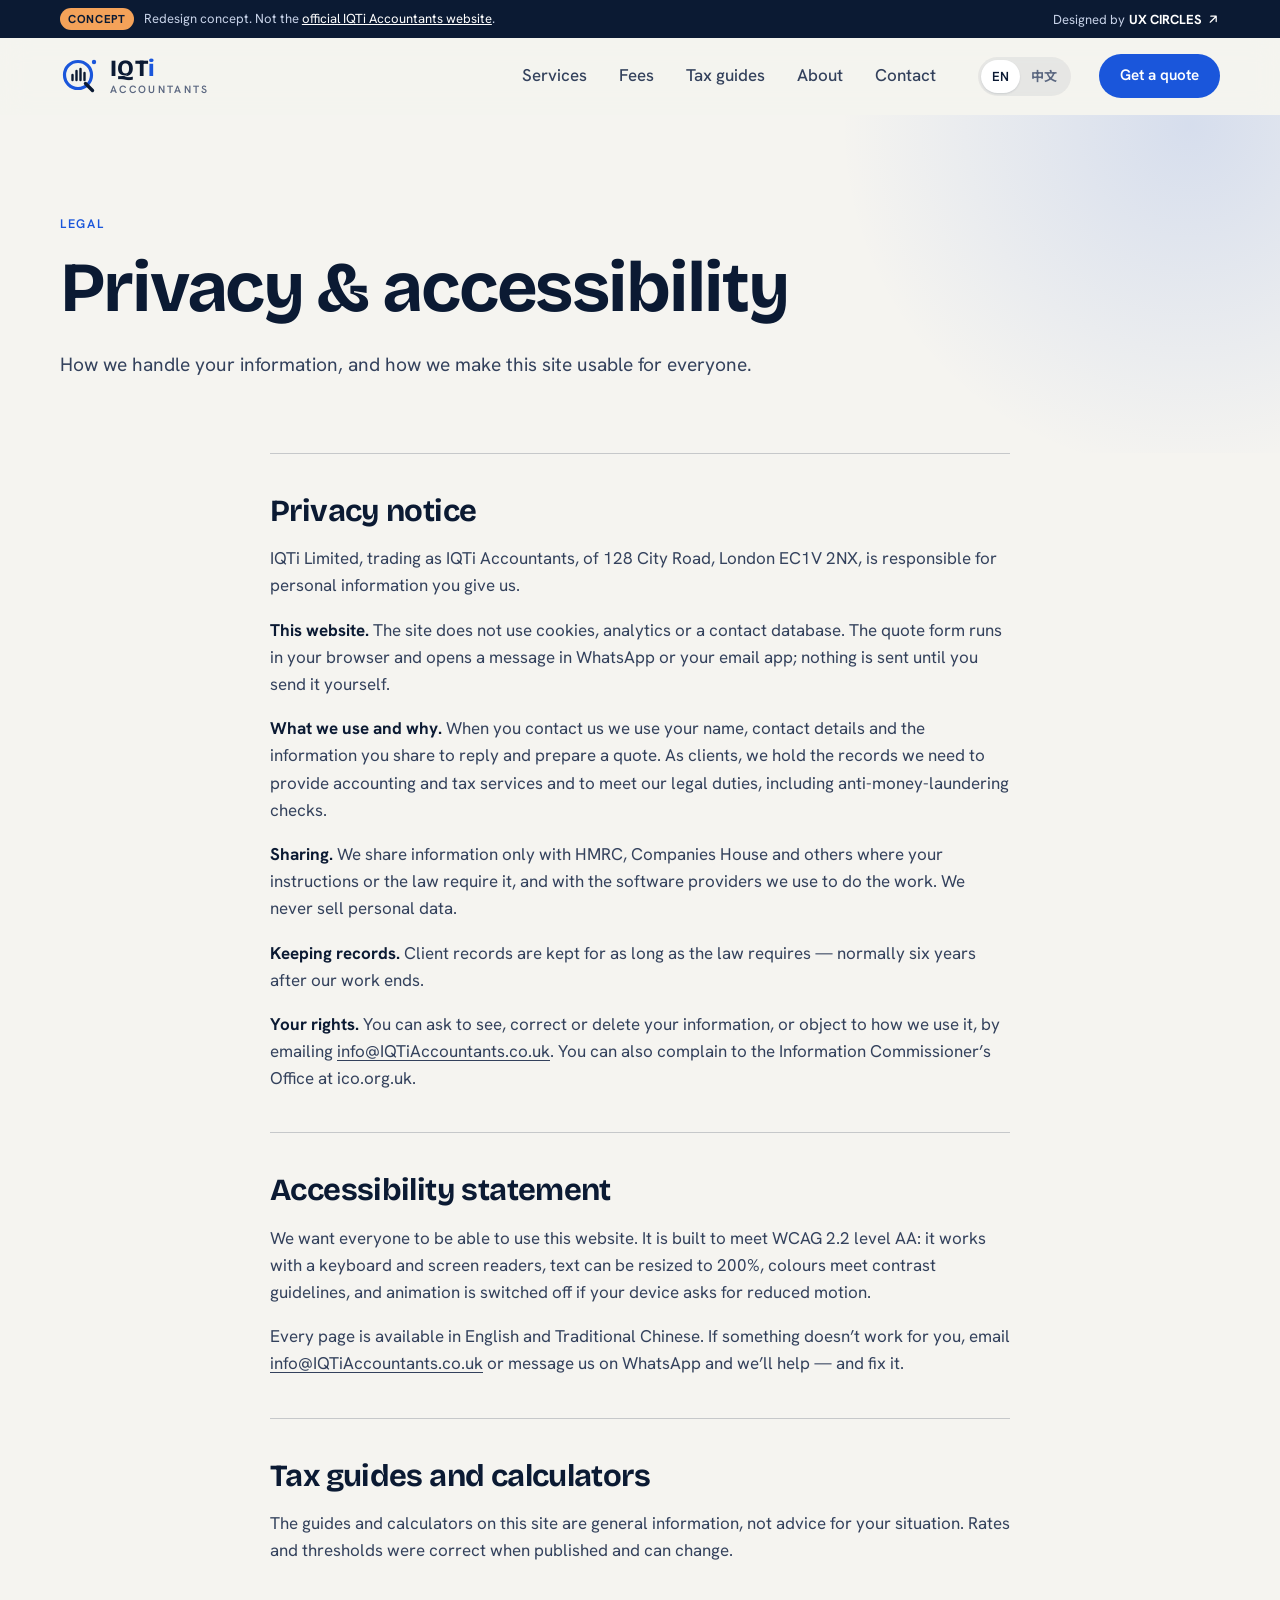
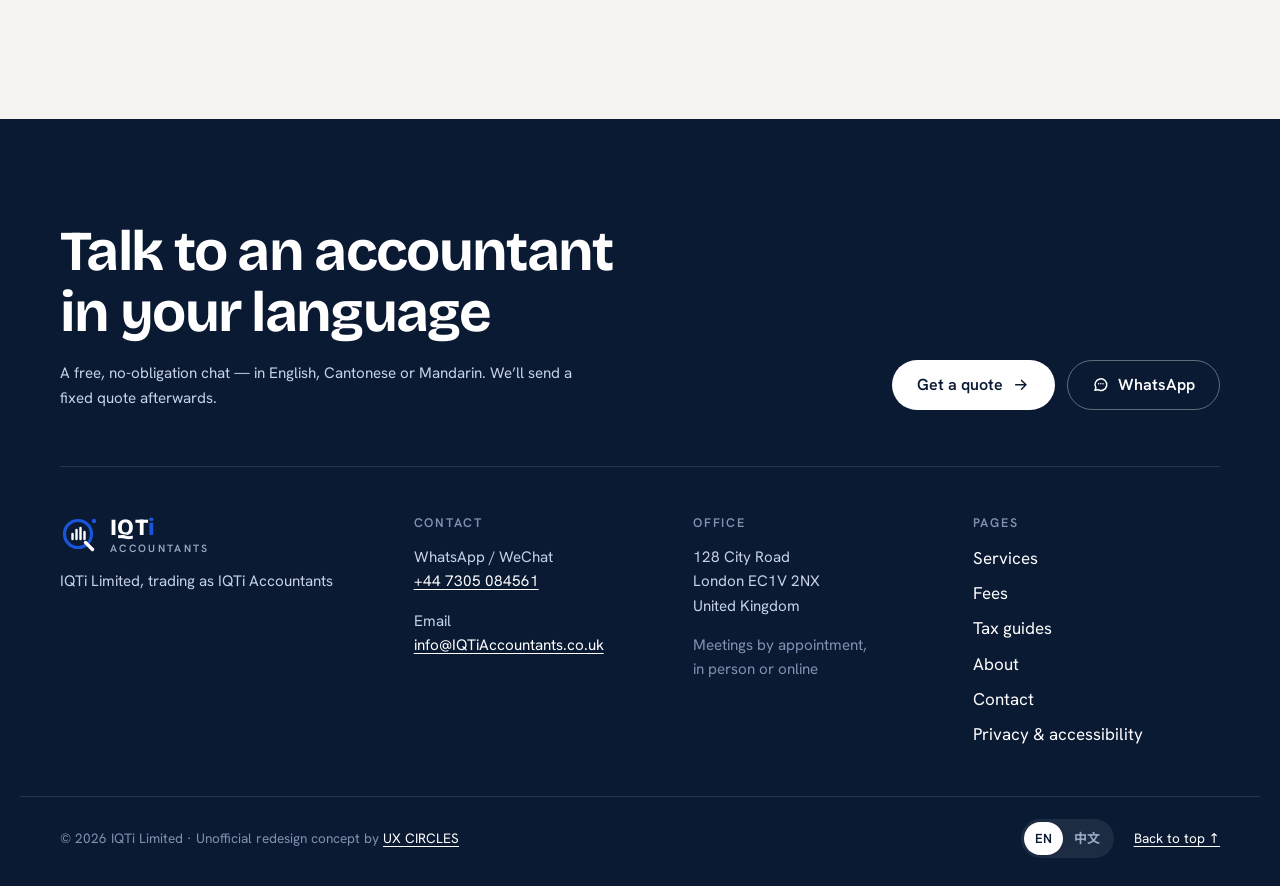
<file: legal.html>
<!doctype html>
<html lang="en-GB">
<head>
<meta charset="utf-8">
<meta name="viewport" content="width=device-width, initial-scale=1">
<meta name="robots" content="noindex, nofollow">
<title>Privacy & accessibility | IQTi Accountants</title>
<meta name="description" content="Privacy notice and accessibility statement for IQTi Accountants.">
<link rel="canonical" href="https://www.iqtiaccountants.co.uk/legal.html">
<link rel="alternate" hreflang="en-GB" href="https://www.iqtiaccountants.co.uk/legal.html">
<link rel="alternate" hreflang="zh-Hant" href="https://www.iqtiaccountants.co.uk/zh/legal.html">
<link rel="alternate" hreflang="x-default" href="https://www.iqtiaccountants.co.uk/legal.html">
<meta property="og:title" content="Privacy & accessibility | IQTi Accountants">
<meta property="og:description" content="Privacy notice and accessibility statement for IQTi Accountants.">
<meta property="og:type" content="website">
<meta property="og:locale" content="en_GB">
<meta name="theme-color" content="#f5f4f0">
<link rel="icon" href="assets/img/favicon.svg" type="image/svg+xml">
<link rel="apple-touch-icon" href="assets/img/apple-touch-icon.png">
<link rel="preload" href="assets/fonts/bricolage.woff2" as="font" type="font/woff2" crossorigin>
<link rel="preload" href="assets/fonts/hanken.woff2" as="font" type="font/woff2" crossorigin>
<link rel="stylesheet" href="assets/css/style.css?v=2c78a64a">
<script>document.documentElement.classList.add("js")</script>
<script type="application/ld+json">{"@context": "https://schema.org", "@type": "AccountingService", "name": "IQTi Accountants", "alternateName": ["IQTi 會計師事務所", "IQTi Limited"], "url": "https://www.iqtiaccountants.co.uk/", "telephone": "+44 7305 084561", "email": "info@iqtiaccountants.co.uk", "address": {"@type": "PostalAddress", "streetAddress": "128 City Road", "addressLocality": "London", "postalCode": "EC1V 2NX", "addressCountry": "GB"}, "areaServed": "United Kingdom", "knowsLanguage": ["en", "yue", "cmn"]}</script>
</head>
<body class="lang-en ">
<a class="skip" href="#main">Skip to content</a>
<div class="concept-bar" role="note">
  <div class="wrap concept-inner">
    <p><span class="concept-tag">Concept</span><span class="concept-long">Redesign concept. Not the <a href="https://www.iqtiaccountants.co.uk/" target="_blank" rel="noopener">official IQTi Accountants website</a>.</span></p>
    <a href="https://ux-circles.com/professionals" target="_blank" rel="noopener"><span class="concept-by">Designed by </span><strong>UX CIRCLES</strong> <svg viewBox="0 0 24 24" aria-hidden="true"><path d="M7 17 17 7M8 7h9v9"/></svg></a>
  </div>
</div>
<header class="site-header" data-header>
  <div class="wrap header-inner">
    <a class="brand" href="./" aria-label="IQTi Accountants — home">
      <svg class="mark" viewBox="0 0 40 40" aria-hidden="true">
  <circle class="mark-ring" cx="18" cy="19" r="13.5"/>
  <path class="mark-bars" d="M12.5 24v-5M16.5 24v-9M20.5 24v-11M24.5 24v-7"/>
  <path class="mark-tail" d="m25.5 27.5 7 7"/>
  <circle class="mark-dot" cx="34" cy="6" r="2.2"/>
</svg>
      <span class="brand-text"><span class="brand-name">IQT<i>i</i></span><span class="brand-sub">Accountants</span></span>
    </a>
    <nav class="main-nav" aria-label="Main"><a href="services.html">Services</a><a href="fees.html">Fees</a><a href="guides.html">Tax guides</a><a href="about.html">About</a><a href="contact.html">Contact</a></nav>
    <div class="lang" role="group" aria-label="Language / 語言"><a href="legal.html" lang="en-GB" hreflang="en-GB" aria-current="true">EN</a><a href="zh/legal.html" lang="zh-Hant" hreflang="zh-Hant">中文</a></div>
    <a class="btn btn-blue header-cta" href="contact.html#quote">Get a quote</a>
    <button class="menu-btn" aria-expanded="false" aria-controls="menu"><span class="menu-lines"><span></span><span></span></span><span class="sr">Menu</span></button>
  </div>
</header>
<div class="menu" id="menu" hidden>
  <div class="wrap menu-inner">
    <ul class="menu-links"><li><a href="services.html">Services</a></li><li><a href="fees.html">Fees</a></li><li><a href="guides.html">Tax guides</a></li><li><a href="about.html">About</a></li><li><a href="contact.html">Contact</a></li></ul>
    <div class="menu-foot">
      <a class="btn btn-blue" href="contact.html#quote">Get a quote <svg viewBox="0 0 24 24" aria-hidden="true"><path d="M5 12h14M13 6l6 6-6 6"/></svg></a>
      <a href="https://wa.me/447305084561" target="_blank" rel="noopener"><svg viewBox="0 0 24 24" aria-hidden="true"><path d="M4 19.5 5.3 16A8 8 0 1 1 8 18.7z"/><path d="M9 10.5h.01M12 10.5h.01M15 10.5h.01"/></svg> WhatsApp 07305 084561</a>
      <a href="mailto:info@iqtiaccountants.co.uk"><svg viewBox="0 0 24 24" aria-hidden="true"><rect x="3" y="5" width="18" height="14" rx="2"/><path d="m3 7 9 6 9-6"/></svg> info@IQTiAccountants.co.uk</a>
      <div class="lang" role="group" aria-label="Language / 語言"><a href="legal.html" lang="en-GB" hreflang="en-GB" aria-current="true">EN</a><a href="zh/legal.html" lang="zh-Hant" hreflang="zh-Hant">中文</a></div>
    </div>
  </div>
</div>
<main id="main">
<section class="page-head">
  <div class="wrap">
    <p class="eyebrow reveal">Legal</p>
    <h1 class="h-xl reveal">Privacy &amp; accessibility</h1>
    <p class="lead reveal">How we handle your information, and how we make this site usable for everyone.</p>
    
  </div>
</section>
<div class="wrap legal"><section class="legal-sec" aria-labelledby="l0"><h2 id="l0" class="h-md">Privacy notice</h2><p>IQTi Limited, trading as IQTi Accountants, of 128 City Road, London EC1V 2NX, is responsible for personal information you give us.</p><p><strong>This website.</strong> The site does not use cookies, analytics or a contact database. The quote form runs in your browser and opens a message in WhatsApp or your email app; nothing is sent until you send it yourself.</p><p><strong>What we use and why.</strong> When you contact us we use your name, contact details and the information you share to reply and prepare a quote. As clients, we hold the records we need to provide accounting and tax services and to meet our legal duties, including anti-money-laundering checks.</p><p><strong>Sharing.</strong> We share information only with HMRC, Companies House and others where your instructions or the law require it, and with the software providers we use to do the work. We never sell personal data.</p><p><strong>Keeping records.</strong> Client records are kept for as long as the law requires — normally six years after our work ends.</p><p><strong>Your rights.</strong> You can ask to see, correct or delete your information, or object to how we use it, by emailing <a class="u" href="mailto:info@iqtiaccountants.co.uk">info@IQTiAccountants.co.uk</a>. You can also complain to the Information Commissioner’s Office at ico.org.uk.</p></section><section class="legal-sec" aria-labelledby="l1"><h2 id="l1" class="h-md">Accessibility statement</h2><p>We want everyone to be able to use this website. It is built to meet WCAG 2.2 level AA: it works with a keyboard and screen readers, text can be resized to 200%, colours meet contrast guidelines, and animation is switched off if your device asks for reduced motion.</p><p>Every page is available in English and Traditional Chinese. If something doesn’t work for you, email <a class="u" href="mailto:info@iqtiaccountants.co.uk">info@IQTiAccountants.co.uk</a> or message us on WhatsApp and we’ll help — and fix it.</p></section><section class="legal-sec" aria-labelledby="l2"><h2 id="l2" class="h-md">Tax guides and calculators</h2><p>The guides and calculators on this site are general information, not advice for your situation. Rates and thresholds were correct when published and can change.</p></section></div>
</main>
<footer class="site-footer">
  <div class="wrap">
    <div class="footer-top">
      <div>
        <h2 class="footer-q">Talk to an accountant<br>in your language</h2>
        <p class="footer-lead">A free, no-obligation chat — in English, Cantonese or Mandarin. We’ll send a fixed quote afterwards.</p>
      </div>
      <div class="footer-actions">
        <a class="btn btn-white" href="contact.html#quote">Get a quote <svg viewBox="0 0 24 24" aria-hidden="true"><path d="M5 12h14M13 6l6 6-6 6"/></svg></a>
        <a class="btn btn-line-light" href="https://wa.me/447305084561" target="_blank" rel="noopener"><svg viewBox="0 0 24 24" aria-hidden="true"><path d="M4 19.5 5.3 16A8 8 0 1 1 8 18.7z"/><path d="M9 10.5h.01M12 10.5h.01M15 10.5h.01"/></svg> WhatsApp</a>
      </div>
    </div>
    <div class="footer-grid">
      <div class="f-brand"><a class="brand" href="./" aria-label="IQTi Accountants — home">
      <svg class="mark" viewBox="0 0 40 40" aria-hidden="true">
  <circle class="mark-ring" cx="18" cy="19" r="13.5"/>
  <path class="mark-bars" d="M12.5 24v-5M16.5 24v-9M20.5 24v-11M24.5 24v-7"/>
  <path class="mark-tail" d="m25.5 27.5 7 7"/>
  <circle class="mark-dot" cx="34" cy="6" r="2.2"/>
</svg>
      <span class="brand-text"><span class="brand-name">IQT<i>i</i></span><span class="brand-sub">Accountants</span></span>
    </a><p>IQTi Limited, trading as IQTi Accountants</p></div>
      <div><h3 class="f-h">Contact</h3>
        <p>WhatsApp / WeChat<br><a class="u" href="https://wa.me/447305084561" target="_blank" rel="noopener">+44 7305 084561</a></p>
        <p>Email<br><a class="u" href="mailto:info@iqtiaccountants.co.uk">info@IQTiAccountants.co.uk</a></p></div>
      <div><h3 class="f-h">Office</h3><p>128 City Road<br>London EC1V 2NX<br>United Kingdom</p><p class="muted">Meetings by appointment,<br>in person or online</p></div>
      <div><h3 class="f-h">Pages</h3><ul class="f-links"><li><a href="services.html">Services</a></li><li><a href="fees.html">Fees</a></li><li><a href="guides.html">Tax guides</a></li><li><a href="about.html">About</a></li><li><a href="contact.html">Contact</a></li><li><a href="legal.html">Privacy &amp; accessibility</a></li></ul></div>
    </div>
  </div>
  <div class="wrap footer-base">
    <span>© <span data-year>2026</span> IQTi Limited · <span class="concept-note">Unofficial redesign concept by <a class="u" href="https://ux-circles.com/professionals" target="_blank" rel="noopener">UX CIRCLES</a></span></span>
    <span class="footer-base-r"><div class="lang" role="group" aria-label="Language / 語言"><a href="legal.html" lang="en-GB" hreflang="en-GB" aria-current="true">EN</a><a href="zh/legal.html" lang="zh-Hant" hreflang="zh-Hant">中文</a></div><a href="#main" class="u">Back to top ↑</a></span>
  </div>
</footer>
<nav class="action-bar" aria-label="Quick contact">
  <a href="tel:+447305084561"><svg viewBox="0 0 24 24" aria-hidden="true"><path d="M5 4h4l2 5-2.5 1.5a11 11 0 0 0 5 5L15 13l5 2v4a2 2 0 0 1-2 2A16 16 0 0 1 3 6a2 2 0 0 1 2-2"/></svg><span>Call</span></a>
  <a href="https://wa.me/447305084561" target="_blank" rel="noopener"><svg viewBox="0 0 24 24" aria-hidden="true"><path d="M4 19.5 5.3 16A8 8 0 1 1 8 18.7z"/><path d="M9 10.5h.01M12 10.5h.01M15 10.5h.01"/></svg><span>WhatsApp</span></a>
  <a class="ab-quote" href="contact.html#quote"><svg viewBox="0 0 24 24" aria-hidden="true"><path d="M5 12h14M13 6l6 6-6 6"/></svg><span>Get a quote</span></a>
</nav>
<script>window.IQTI = {"perMonth": "/ month", "perYear": "a year", "pickOne": "Tick a service to see an estimate", "approx": "Typical fixed fee", "services": "services", "mtd": {"empty": "Enter your income to check", "in26": ["You’re in MTD now", "Your qualifying income is over £50,000, so Making Tax Digital for Income Tax applies from 6 April 2026. Your first quarterly update was due by 7 August 2026."], "in27": ["You join on 6 April 2027", "Qualifying income over £30,000 means MTD for Income Tax from 6 April 2027, based on your 2025/26 tax return."], "in28": ["You join on 6 April 2028", "Qualifying income over £20,000 means MTD for Income Tax from 6 April 2028, based on your 2026/27 tax return."], "out": ["Not required yet", "Below £20,000 you are not yet required to join. Keep an eye on it if your income grows — we can set you up early on a voluntary basis."]}, "sdlt": {"total": "Stamp Duty to pay", "eff": "Effective rate", "band": "Band", "rate": "Rate", "tax": "Tax", "upTo": "Up to", "above": "Above", "ftbOver": "Over £500,000: first-time buyer relief doesn’t apply, so standard rates are used."}, "form": {"subject": "Quote request", "name": "Name", "email": "Email", "phone": "Phone", "type": "Business type", "turnover": "Annual turnover", "vat": "VAT returns", "payroll": "Payroll", "books": "Bookkeeping", "msg": "Message", "lang": "Preferred language", "hello": "Hello IQTi, I’d like a quote.", "missing": "Please fill in the highlighted fields."}};</script>
<script src="assets/js/main.js?v=eba55646" defer></script>
</body>
</html>
</file>
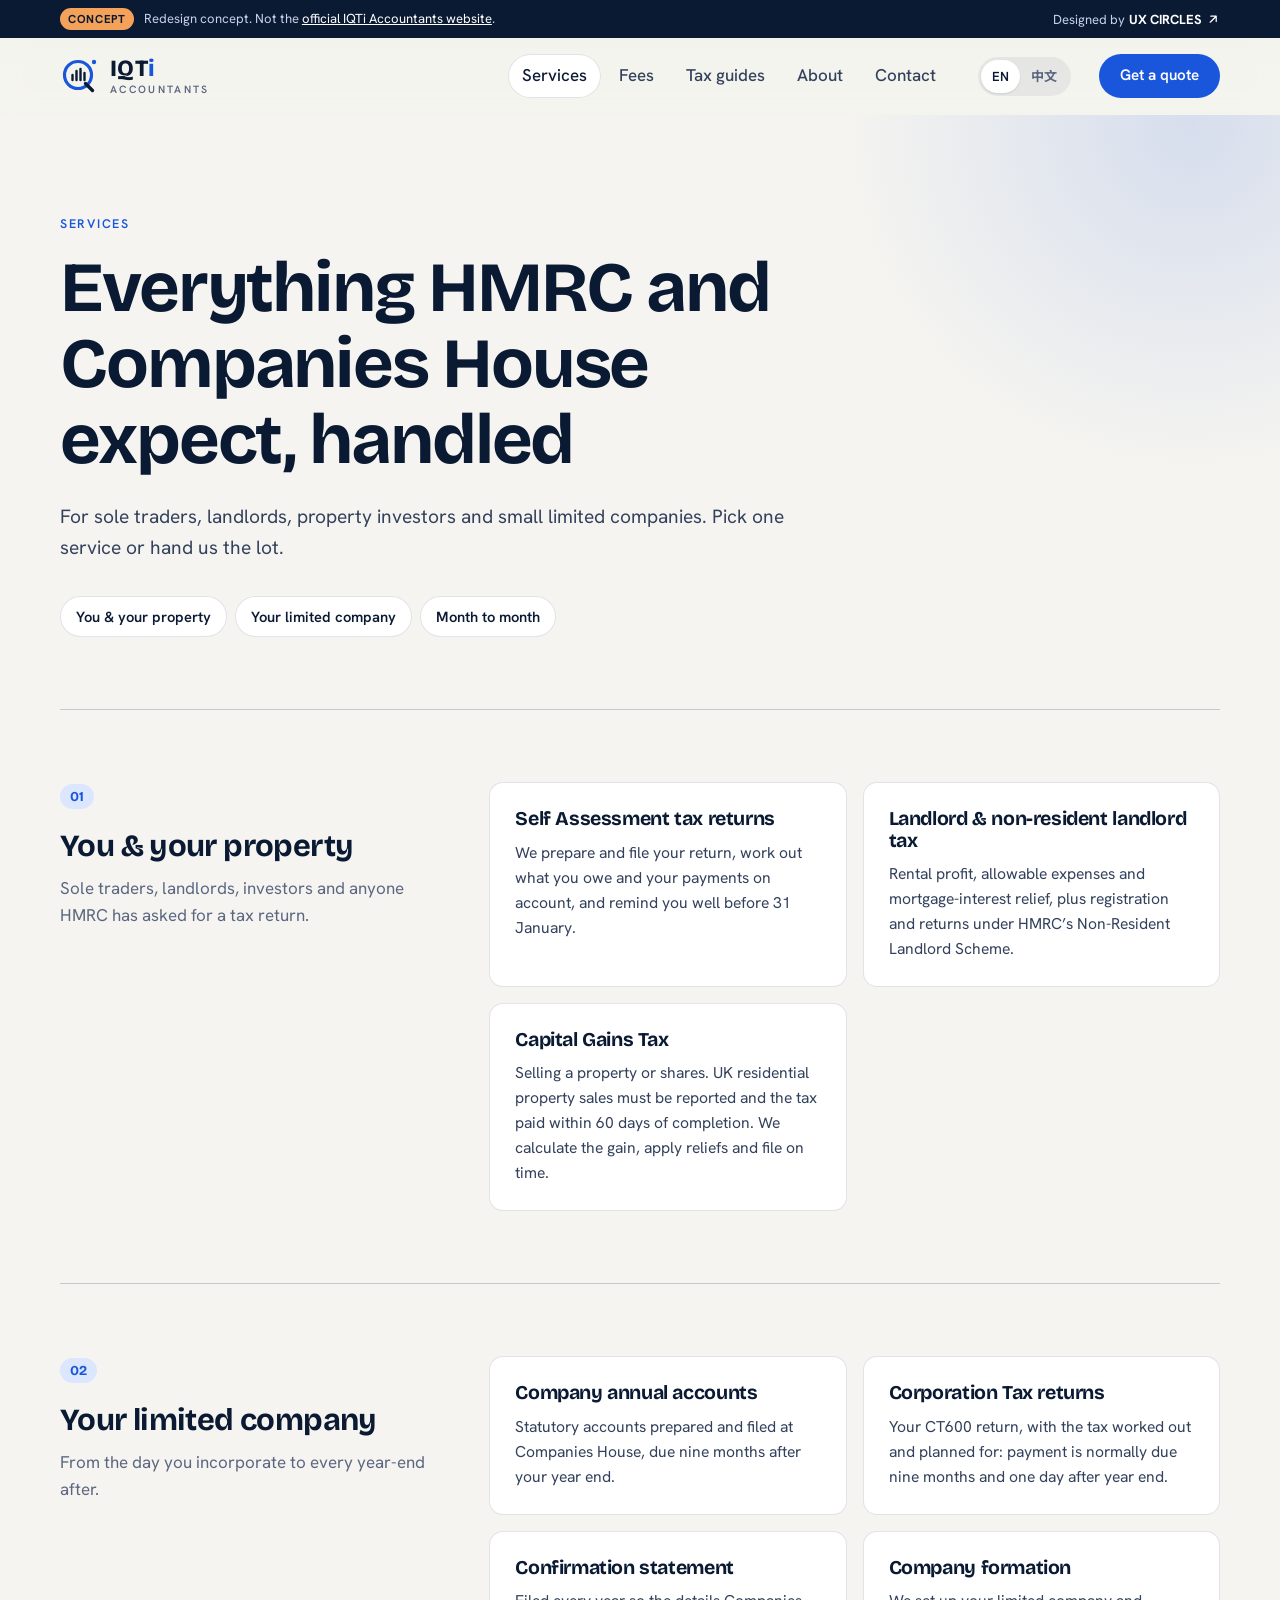
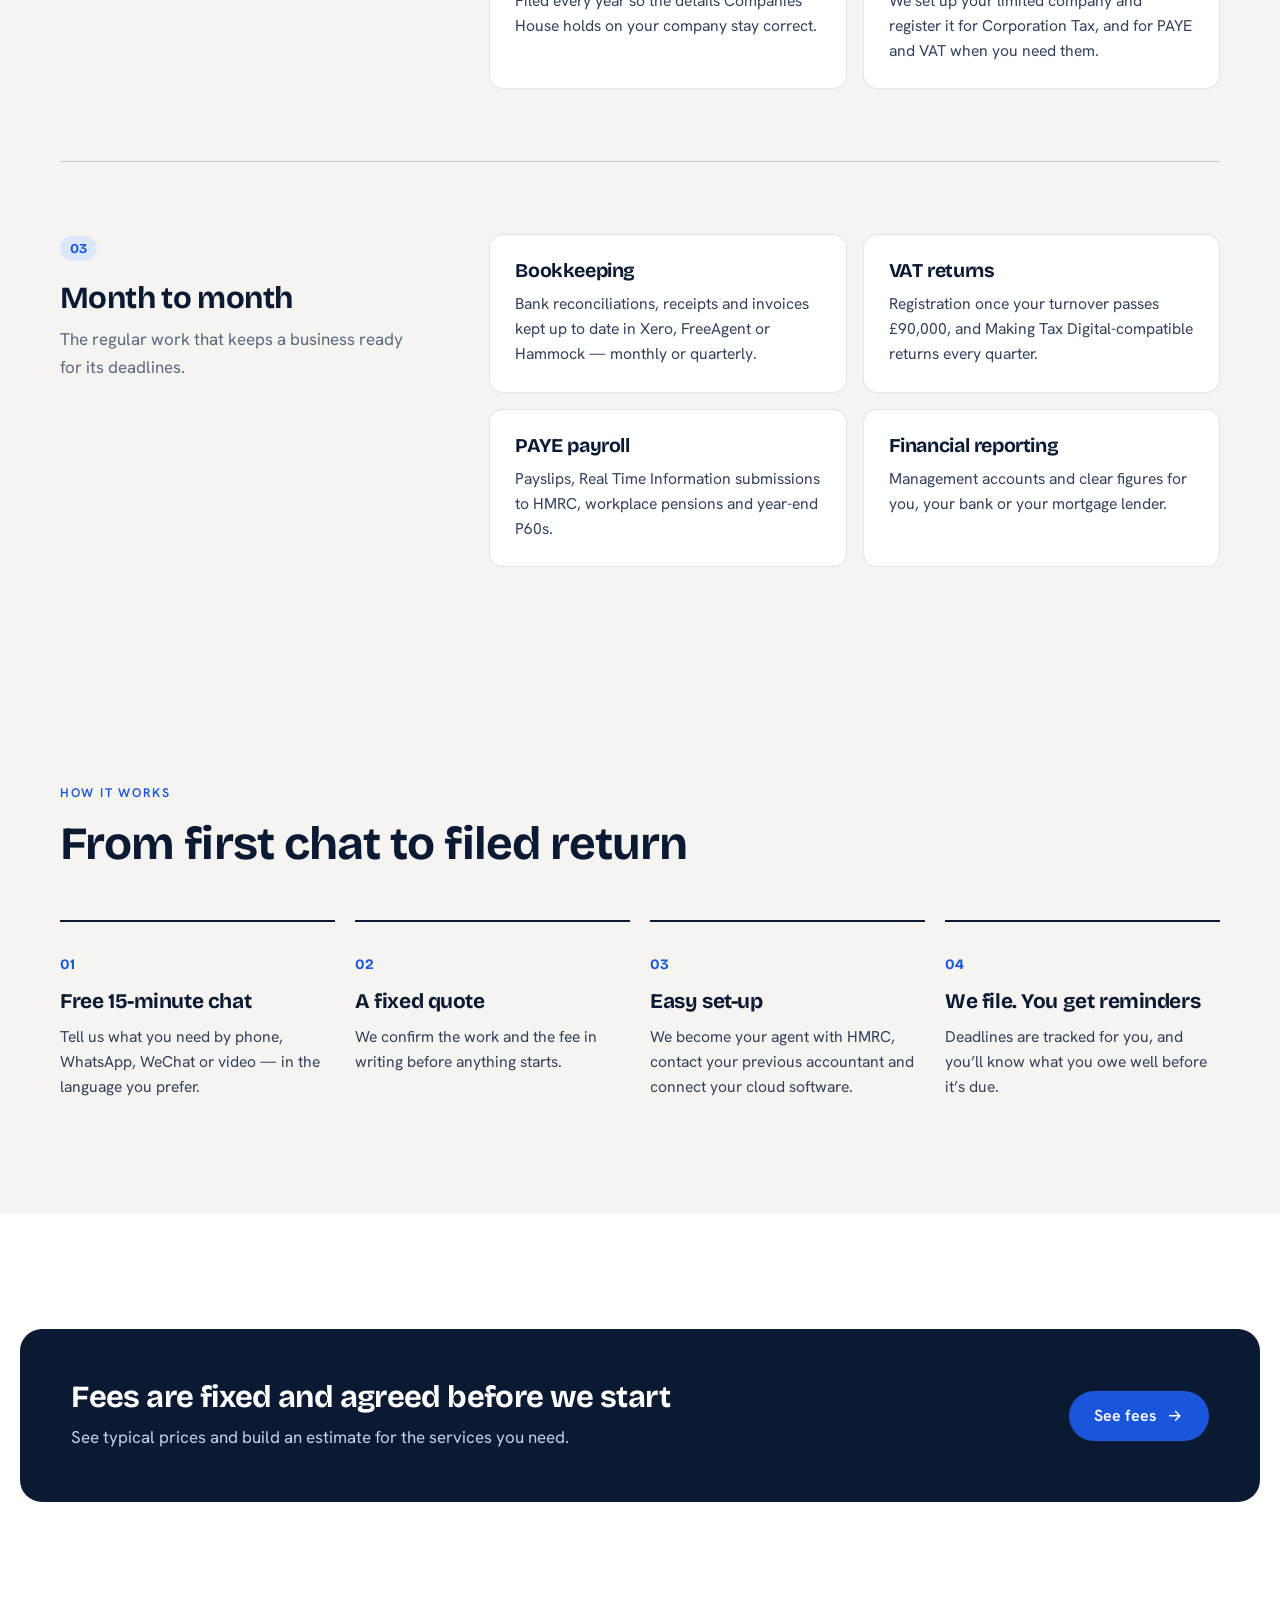
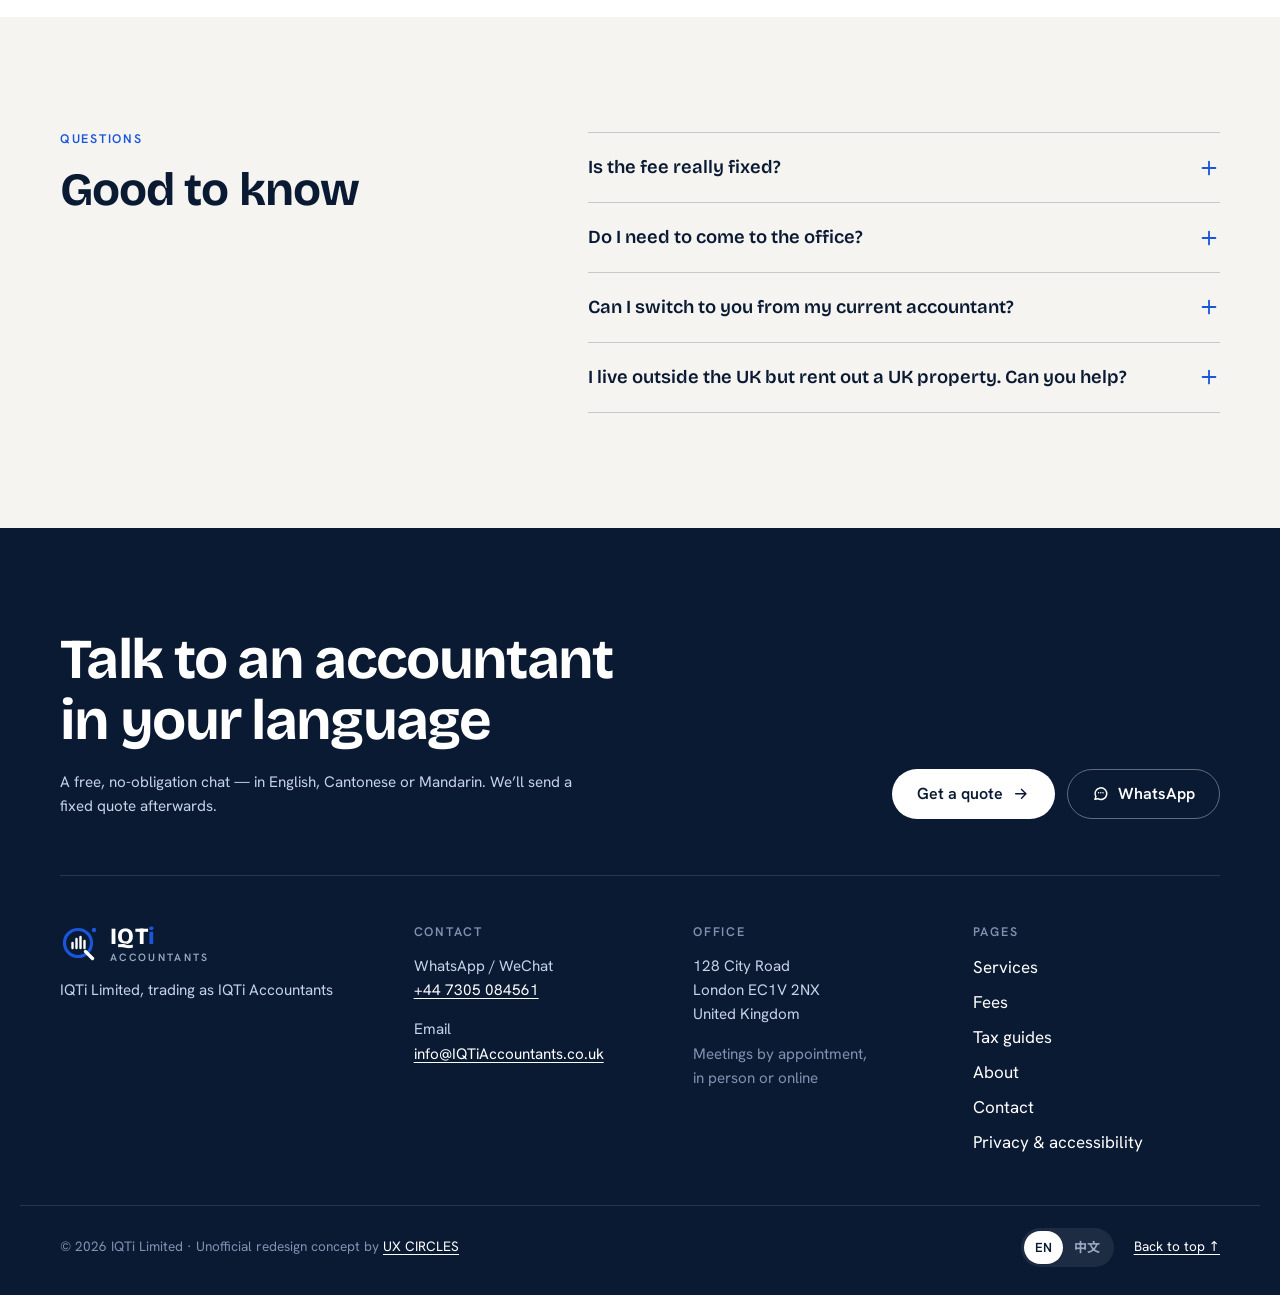
<file: services.html>
<!doctype html>
<html lang="en-GB">
<head>
<meta charset="utf-8">
<meta name="viewport" content="width=device-width, initial-scale=1">
<meta name="robots" content="noindex, nofollow">
<title>Services | IQTi Accountants</title>
<meta name="description" content="Self Assessment, landlord and non-resident landlord tax, Capital Gains Tax, company accounts, Corporation Tax, VAT, PAYE payroll, bookkeeping and company formation.">
<link rel="canonical" href="https://www.iqtiaccountants.co.uk/services.html">
<link rel="alternate" hreflang="en-GB" href="https://www.iqtiaccountants.co.uk/services.html">
<link rel="alternate" hreflang="zh-Hant" href="https://www.iqtiaccountants.co.uk/zh/services.html">
<link rel="alternate" hreflang="x-default" href="https://www.iqtiaccountants.co.uk/services.html">
<meta property="og:title" content="Services | IQTi Accountants">
<meta property="og:description" content="Self Assessment, landlord and non-resident landlord tax, Capital Gains Tax, company accounts, Corporation Tax, VAT, PAYE payroll, bookkeeping and company formation.">
<meta property="og:type" content="website">
<meta property="og:locale" content="en_GB">
<meta name="theme-color" content="#f5f4f0">
<link rel="icon" href="assets/img/favicon.svg" type="image/svg+xml">
<link rel="apple-touch-icon" href="assets/img/apple-touch-icon.png">
<link rel="preload" href="assets/fonts/bricolage.woff2" as="font" type="font/woff2" crossorigin>
<link rel="preload" href="assets/fonts/hanken.woff2" as="font" type="font/woff2" crossorigin>
<link rel="stylesheet" href="assets/css/style.css?v=2c78a64a">
<script>document.documentElement.classList.add("js")</script>
<script type="application/ld+json">{"@context": "https://schema.org", "@type": "AccountingService", "name": "IQTi Accountants", "alternateName": ["IQTi 會計師事務所", "IQTi Limited"], "url": "https://www.iqtiaccountants.co.uk/", "telephone": "+44 7305 084561", "email": "info@iqtiaccountants.co.uk", "address": {"@type": "PostalAddress", "streetAddress": "128 City Road", "addressLocality": "London", "postalCode": "EC1V 2NX", "addressCountry": "GB"}, "areaServed": "United Kingdom", "knowsLanguage": ["en", "yue", "cmn"]}</script>
</head>
<body class="lang-en ">
<a class="skip" href="#main">Skip to content</a>
<div class="concept-bar" role="note">
  <div class="wrap concept-inner">
    <p><span class="concept-tag">Concept</span><span class="concept-long">Redesign concept. Not the <a href="https://www.iqtiaccountants.co.uk/" target="_blank" rel="noopener">official IQTi Accountants website</a>.</span></p>
    <a href="https://ux-circles.com/professionals" target="_blank" rel="noopener"><span class="concept-by">Designed by </span><strong>UX CIRCLES</strong> <svg viewBox="0 0 24 24" aria-hidden="true"><path d="M7 17 17 7M8 7h9v9"/></svg></a>
  </div>
</div>
<header class="site-header" data-header>
  <div class="wrap header-inner">
    <a class="brand" href="./" aria-label="IQTi Accountants — home">
      <svg class="mark" viewBox="0 0 40 40" aria-hidden="true">
  <circle class="mark-ring" cx="18" cy="19" r="13.5"/>
  <path class="mark-bars" d="M12.5 24v-5M16.5 24v-9M20.5 24v-11M24.5 24v-7"/>
  <path class="mark-tail" d="m25.5 27.5 7 7"/>
  <circle class="mark-dot" cx="34" cy="6" r="2.2"/>
</svg>
      <span class="brand-text"><span class="brand-name">IQT<i>i</i></span><span class="brand-sub">Accountants</span></span>
    </a>
    <nav class="main-nav" aria-label="Main"><a href="services.html" aria-current="page">Services</a><a href="fees.html">Fees</a><a href="guides.html">Tax guides</a><a href="about.html">About</a><a href="contact.html">Contact</a></nav>
    <div class="lang" role="group" aria-label="Language / 語言"><a href="services.html" lang="en-GB" hreflang="en-GB" aria-current="true">EN</a><a href="zh/services.html" lang="zh-Hant" hreflang="zh-Hant">中文</a></div>
    <a class="btn btn-blue header-cta" href="contact.html#quote">Get a quote</a>
    <button class="menu-btn" aria-expanded="false" aria-controls="menu"><span class="menu-lines"><span></span><span></span></span><span class="sr">Menu</span></button>
  </div>
</header>
<div class="menu" id="menu" hidden>
  <div class="wrap menu-inner">
    <ul class="menu-links"><li><a href="services.html" aria-current="page">Services</a></li><li><a href="fees.html">Fees</a></li><li><a href="guides.html">Tax guides</a></li><li><a href="about.html">About</a></li><li><a href="contact.html">Contact</a></li></ul>
    <div class="menu-foot">
      <a class="btn btn-blue" href="contact.html#quote">Get a quote <svg viewBox="0 0 24 24" aria-hidden="true"><path d="M5 12h14M13 6l6 6-6 6"/></svg></a>
      <a href="https://wa.me/447305084561" target="_blank" rel="noopener"><svg viewBox="0 0 24 24" aria-hidden="true"><path d="M4 19.5 5.3 16A8 8 0 1 1 8 18.7z"/><path d="M9 10.5h.01M12 10.5h.01M15 10.5h.01"/></svg> WhatsApp 07305 084561</a>
      <a href="mailto:info@iqtiaccountants.co.uk"><svg viewBox="0 0 24 24" aria-hidden="true"><rect x="3" y="5" width="18" height="14" rx="2"/><path d="m3 7 9 6 9-6"/></svg> info@IQTiAccountants.co.uk</a>
      <div class="lang" role="group" aria-label="Language / 語言"><a href="services.html" lang="en-GB" hreflang="en-GB" aria-current="true">EN</a><a href="zh/services.html" lang="zh-Hant" hreflang="zh-Hant">中文</a></div>
    </div>
  </div>
</div>
<main id="main">
<section class="page-head">
  <div class="wrap">
    <p class="eyebrow reveal">Services</p>
    <h1 class="h-xl reveal">Everything HMRC and Companies House expect, handled</h1>
    <p class="lead reveal">For sole traders, landlords, property investors and small limited companies. Pick one service or hand us the lot.</p>
    <nav class="jump reveal" aria-label="On this page"><a href="#personal">You &amp; your property</a><a href="#company">Your limited company</a><a href="#monthly">Month to month</a></nav>
  </div>
</section>
<div class="wrap svc-wrap"><section class="svc-group" id="personal" aria-labelledby="personal-h">
    <div class="svc-side">
      <span class="g-num">01</span>
      <h2 id="personal-h" class="h-md">You &amp; your property</h2>
      <p>Sole traders, landlords, investors and anyone HMRC has asked for a tax return.</p>
    </div>
    <ul class="svc-list"><li class="svc reveal" id="self-assessment"><h3>Self Assessment tax returns</h3><p>We prepare and file your return, work out what you owe and your payments on account, and remind you well before 31 January.</p></li><li class="svc reveal" id="landlord"><h3>Landlord &amp; non-resident landlord tax</h3><p>Rental profit, allowable expenses and mortgage-interest relief, plus registration and returns under HMRC’s Non-Resident Landlord Scheme.</p></li><li class="svc reveal" id="cgt"><h3>Capital Gains Tax</h3><p>Selling a property or shares. UK residential property sales must be reported and the tax paid within 60 days of completion. We calculate the gain, apply reliefs and file on time.</p></li></ul>
  </section><section class="svc-group" id="company" aria-labelledby="company-h">
    <div class="svc-side">
      <span class="g-num">02</span>
      <h2 id="company-h" class="h-md">Your limited company</h2>
      <p>From the day you incorporate to every year-end after.</p>
    </div>
    <ul class="svc-list"><li class="svc reveal" id="accounts"><h3>Company annual accounts</h3><p>Statutory accounts prepared and filed at Companies House, due nine months after your year end.</p></li><li class="svc reveal" id="ct"><h3>Corporation Tax returns</h3><p>Your CT600 return, with the tax worked out and planned for: payment is normally due nine months and one day after year end.</p></li><li class="svc reveal" id="confirmation"><h3>Confirmation statement</h3><p>Filed every year so the details Companies House holds on your company stay correct.</p></li><li class="svc reveal" id="formation"><h3>Company formation</h3><p>We set up your limited company and register it for Corporation Tax, and for PAYE and VAT when you need them.</p></li></ul>
  </section><section class="svc-group" id="monthly" aria-labelledby="monthly-h">
    <div class="svc-side">
      <span class="g-num">03</span>
      <h2 id="monthly-h" class="h-md">Month to month</h2>
      <p>The regular work that keeps a business ready for its deadlines.</p>
    </div>
    <ul class="svc-list"><li class="svc reveal" id="bookkeeping"><h3>Bookkeeping</h3><p>Bank reconciliations, receipts and invoices kept up to date in Xero, FreeAgent or Hammock — monthly or quarterly.</p></li><li class="svc reveal" id="vat"><h3>VAT returns</h3><p>Registration once your turnover passes £90,000, and Making Tax Digital-compatible returns every quarter.</p></li><li class="svc reveal" id="payroll"><h3>PAYE payroll</h3><p>Payslips, Real Time Information submissions to HMRC, workplace pensions and year-end P60s.</p></li><li class="svc reveal" id="reporting"><h3>Financial reporting</h3><p>Management accounts and clear figures for you, your bank or your mortgage lender.</p></li></ul>
  </section></div>
<section class="section" aria-labelledby="steps-h">
  <div class="wrap">
    <div class="sec-head">
      <p class="eyebrow">How it works</p>
      <h2 id="steps-h" class="h-lg">From first chat to filed return</h2>
    </div>
    <ol class="steps"><li class="step reveal"><span class="step-n">01</span><h3>Free 15-minute chat</h3><p>Tell us what you need by phone, WhatsApp, WeChat or video — in the language you prefer.</p></li><li class="step reveal"><span class="step-n">02</span><h3>A fixed quote</h3><p>We confirm the work and the fee in writing before anything starts.</p></li><li class="step reveal"><span class="step-n">03</span><h3>Easy set-up</h3><p>We become your agent with HMRC, contact your previous accountant and connect your cloud software.</p></li><li class="step reveal"><span class="step-n">04</span><h3>We file. You get reminders</h3><p>Deadlines are tracked for you, and you’ll know what you owe well before it’s due.</p></li></ol>
  </div>
</section>
<section class="section section-tint">
  <div class="wrap callout reveal">
    <div>
      <h2 class="h-md">Fees are fixed and agreed before we start</h2>
      <p>See typical prices and build an estimate for the services you need.</p>
    </div>
    <a class="btn btn-blue" href="fees.html">See fees <svg viewBox="0 0 24 24" aria-hidden="true"><path d="M5 12h14M13 6l6 6-6 6"/></svg></a>
  </div>
</section>
<section class="section" aria-labelledby="faq-h">
  <div class="wrap split-2">
    <div class="sec-head">
      <p class="eyebrow">Questions</p>
      <h2 id="faq-h" class="h-lg">Good to know</h2>
    </div>
    <div class="faq"><details class="faq-item">
        <summary><span>Is the fee really fixed?</span><svg viewBox="0 0 24 24" aria-hidden="true"><path d="M12 5v14M5 12h14"/></svg></summary>
        <p>Yes. We agree the fee in writing before we start, based on what you need and your turnover. If your circumstances change — say you register for VAT — we’ll agree any change with you first.</p>
      </details><details class="faq-item">
        <summary><span>Do I need to come to the office?</span><svg viewBox="0 0 24 24" aria-hidden="true"><path d="M12 5v14M5 12h14"/></svg></summary>
        <p>No. Meetings are by appointment, in person or online, and documents can be shared by email or through your cloud accounting software.</p>
      </details><details class="faq-item">
        <summary><span>Can I switch to you from my current accountant?</span><svg viewBox="0 0 24 24" aria-hidden="true"><path d="M12 5v14M5 12h14"/></svg></summary>
        <p>Yes, at any point in the year. With your permission we contact your previous accountant for the records we need, so you don’t have to.</p>
      </details><details class="faq-item">
        <summary><span>I live outside the UK but rent out a UK property. Can you help?</span><svg viewBox="0 0 24 24" aria-hidden="true"><path d="M12 5v14M5 12h14"/></svg></summary>
        <p>Yes. We handle the Non-Resident Landlord Scheme and the UK tax return that usually goes with it.</p>
      </details></div>
  </div>
</section>

</main>
<footer class="site-footer">
  <div class="wrap">
    <div class="footer-top">
      <div>
        <h2 class="footer-q">Talk to an accountant<br>in your language</h2>
        <p class="footer-lead">A free, no-obligation chat — in English, Cantonese or Mandarin. We’ll send a fixed quote afterwards.</p>
      </div>
      <div class="footer-actions">
        <a class="btn btn-white" href="contact.html#quote">Get a quote <svg viewBox="0 0 24 24" aria-hidden="true"><path d="M5 12h14M13 6l6 6-6 6"/></svg></a>
        <a class="btn btn-line-light" href="https://wa.me/447305084561" target="_blank" rel="noopener"><svg viewBox="0 0 24 24" aria-hidden="true"><path d="M4 19.5 5.3 16A8 8 0 1 1 8 18.7z"/><path d="M9 10.5h.01M12 10.5h.01M15 10.5h.01"/></svg> WhatsApp</a>
      </div>
    </div>
    <div class="footer-grid">
      <div class="f-brand"><a class="brand" href="./" aria-label="IQTi Accountants — home">
      <svg class="mark" viewBox="0 0 40 40" aria-hidden="true">
  <circle class="mark-ring" cx="18" cy="19" r="13.5"/>
  <path class="mark-bars" d="M12.5 24v-5M16.5 24v-9M20.5 24v-11M24.5 24v-7"/>
  <path class="mark-tail" d="m25.5 27.5 7 7"/>
  <circle class="mark-dot" cx="34" cy="6" r="2.2"/>
</svg>
      <span class="brand-text"><span class="brand-name">IQT<i>i</i></span><span class="brand-sub">Accountants</span></span>
    </a><p>IQTi Limited, trading as IQTi Accountants</p></div>
      <div><h3 class="f-h">Contact</h3>
        <p>WhatsApp / WeChat<br><a class="u" href="https://wa.me/447305084561" target="_blank" rel="noopener">+44 7305 084561</a></p>
        <p>Email<br><a class="u" href="mailto:info@iqtiaccountants.co.uk">info@IQTiAccountants.co.uk</a></p></div>
      <div><h3 class="f-h">Office</h3><p>128 City Road<br>London EC1V 2NX<br>United Kingdom</p><p class="muted">Meetings by appointment,<br>in person or online</p></div>
      <div><h3 class="f-h">Pages</h3><ul class="f-links"><li><a href="services.html">Services</a></li><li><a href="fees.html">Fees</a></li><li><a href="guides.html">Tax guides</a></li><li><a href="about.html">About</a></li><li><a href="contact.html">Contact</a></li><li><a href="legal.html">Privacy &amp; accessibility</a></li></ul></div>
    </div>
  </div>
  <div class="wrap footer-base">
    <span>© <span data-year>2026</span> IQTi Limited · <span class="concept-note">Unofficial redesign concept by <a class="u" href="https://ux-circles.com/professionals" target="_blank" rel="noopener">UX CIRCLES</a></span></span>
    <span class="footer-base-r"><div class="lang" role="group" aria-label="Language / 語言"><a href="services.html" lang="en-GB" hreflang="en-GB" aria-current="true">EN</a><a href="zh/services.html" lang="zh-Hant" hreflang="zh-Hant">中文</a></div><a href="#main" class="u">Back to top ↑</a></span>
  </div>
</footer>
<nav class="action-bar" aria-label="Quick contact">
  <a href="tel:+447305084561"><svg viewBox="0 0 24 24" aria-hidden="true"><path d="M5 4h4l2 5-2.5 1.5a11 11 0 0 0 5 5L15 13l5 2v4a2 2 0 0 1-2 2A16 16 0 0 1 3 6a2 2 0 0 1 2-2"/></svg><span>Call</span></a>
  <a href="https://wa.me/447305084561" target="_blank" rel="noopener"><svg viewBox="0 0 24 24" aria-hidden="true"><path d="M4 19.5 5.3 16A8 8 0 1 1 8 18.7z"/><path d="M9 10.5h.01M12 10.5h.01M15 10.5h.01"/></svg><span>WhatsApp</span></a>
  <a class="ab-quote" href="contact.html#quote"><svg viewBox="0 0 24 24" aria-hidden="true"><path d="M5 12h14M13 6l6 6-6 6"/></svg><span>Get a quote</span></a>
</nav>
<script>window.IQTI = {"perMonth": "/ month", "perYear": "a year", "pickOne": "Tick a service to see an estimate", "approx": "Typical fixed fee", "services": "services", "mtd": {"empty": "Enter your income to check", "in26": ["You’re in MTD now", "Your qualifying income is over £50,000, so Making Tax Digital for Income Tax applies from 6 April 2026. Your first quarterly update was due by 7 August 2026."], "in27": ["You join on 6 April 2027", "Qualifying income over £30,000 means MTD for Income Tax from 6 April 2027, based on your 2025/26 tax return."], "in28": ["You join on 6 April 2028", "Qualifying income over £20,000 means MTD for Income Tax from 6 April 2028, based on your 2026/27 tax return."], "out": ["Not required yet", "Below £20,000 you are not yet required to join. Keep an eye on it if your income grows — we can set you up early on a voluntary basis."]}, "sdlt": {"total": "Stamp Duty to pay", "eff": "Effective rate", "band": "Band", "rate": "Rate", "tax": "Tax", "upTo": "Up to", "above": "Above", "ftbOver": "Over £500,000: first-time buyer relief doesn’t apply, so standard rates are used."}, "form": {"subject": "Quote request", "name": "Name", "email": "Email", "phone": "Phone", "type": "Business type", "turnover": "Annual turnover", "vat": "VAT returns", "payroll": "Payroll", "books": "Bookkeeping", "msg": "Message", "lang": "Preferred language", "hello": "Hello IQTi, I’d like a quote.", "missing": "Please fill in the highlighted fields."}};</script>
<script src="assets/js/main.js?v=eba55646" defer></script>
</body>
</html>
</file>
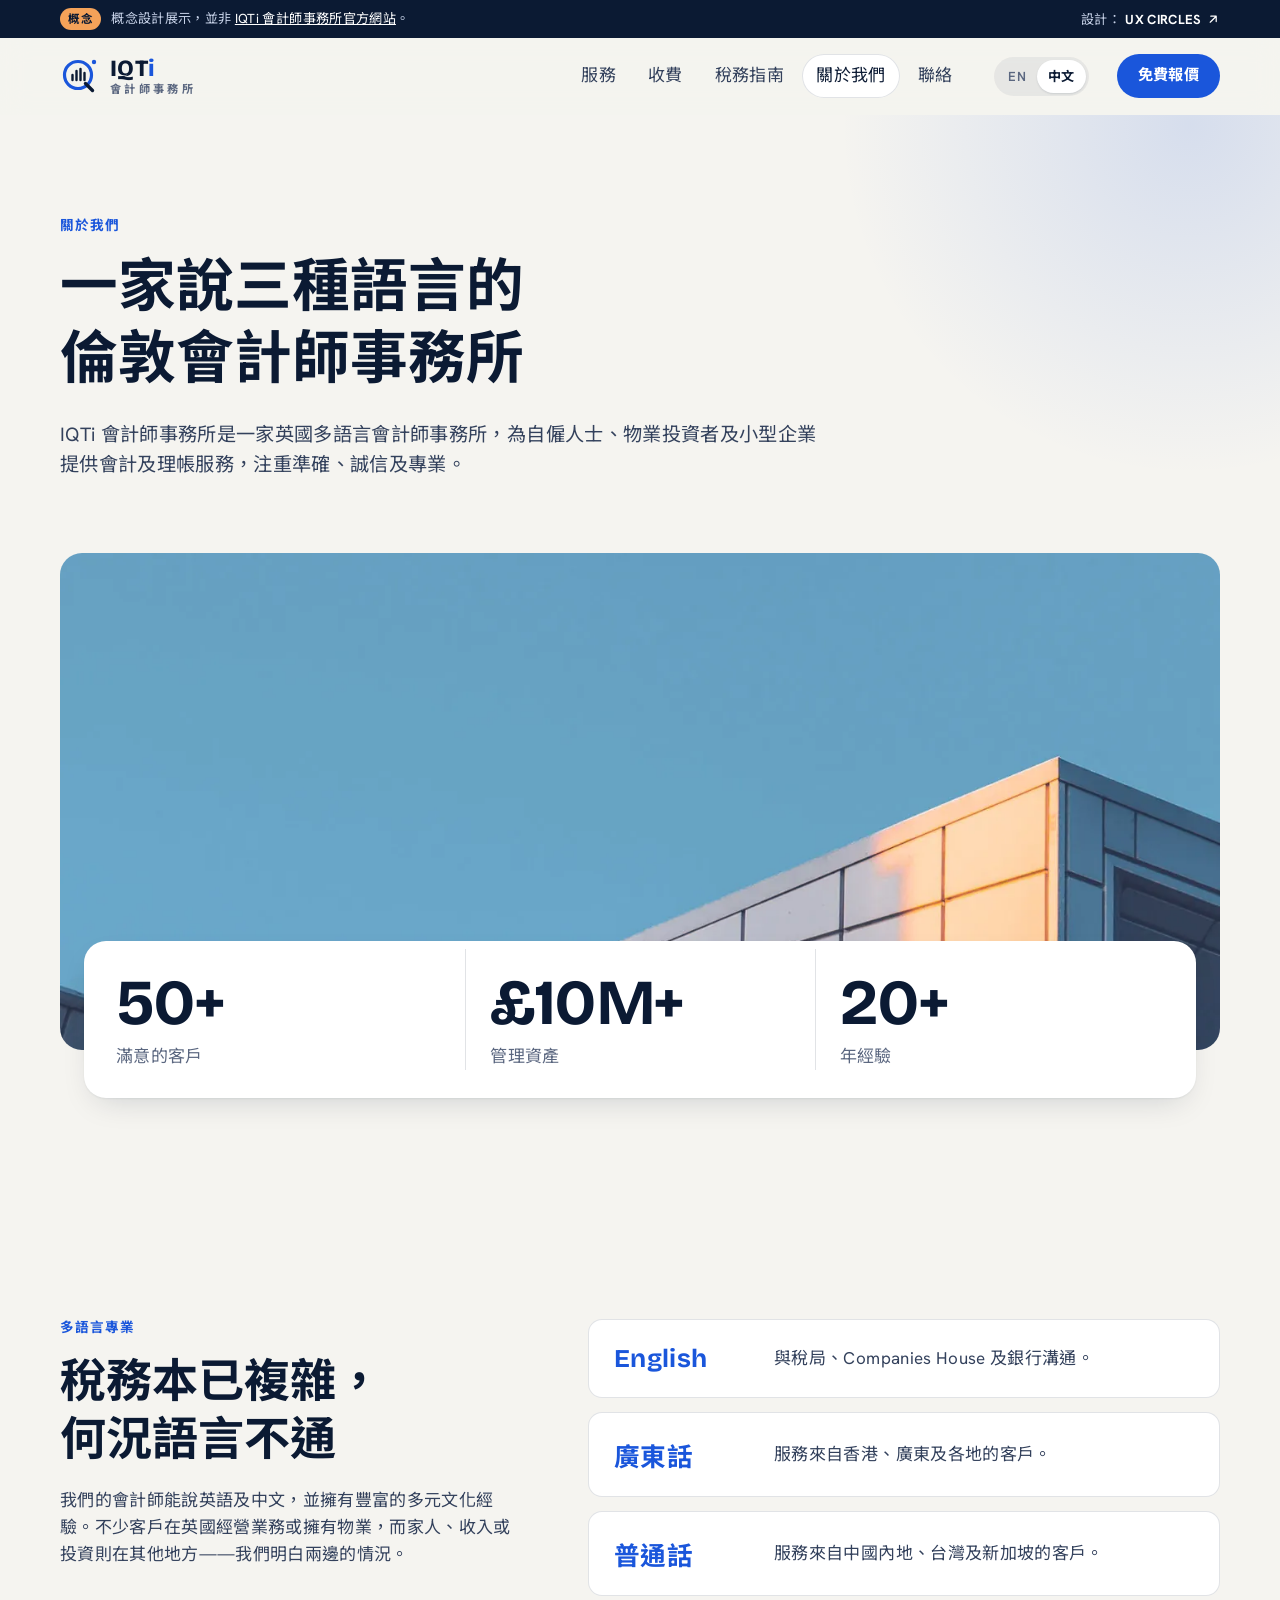
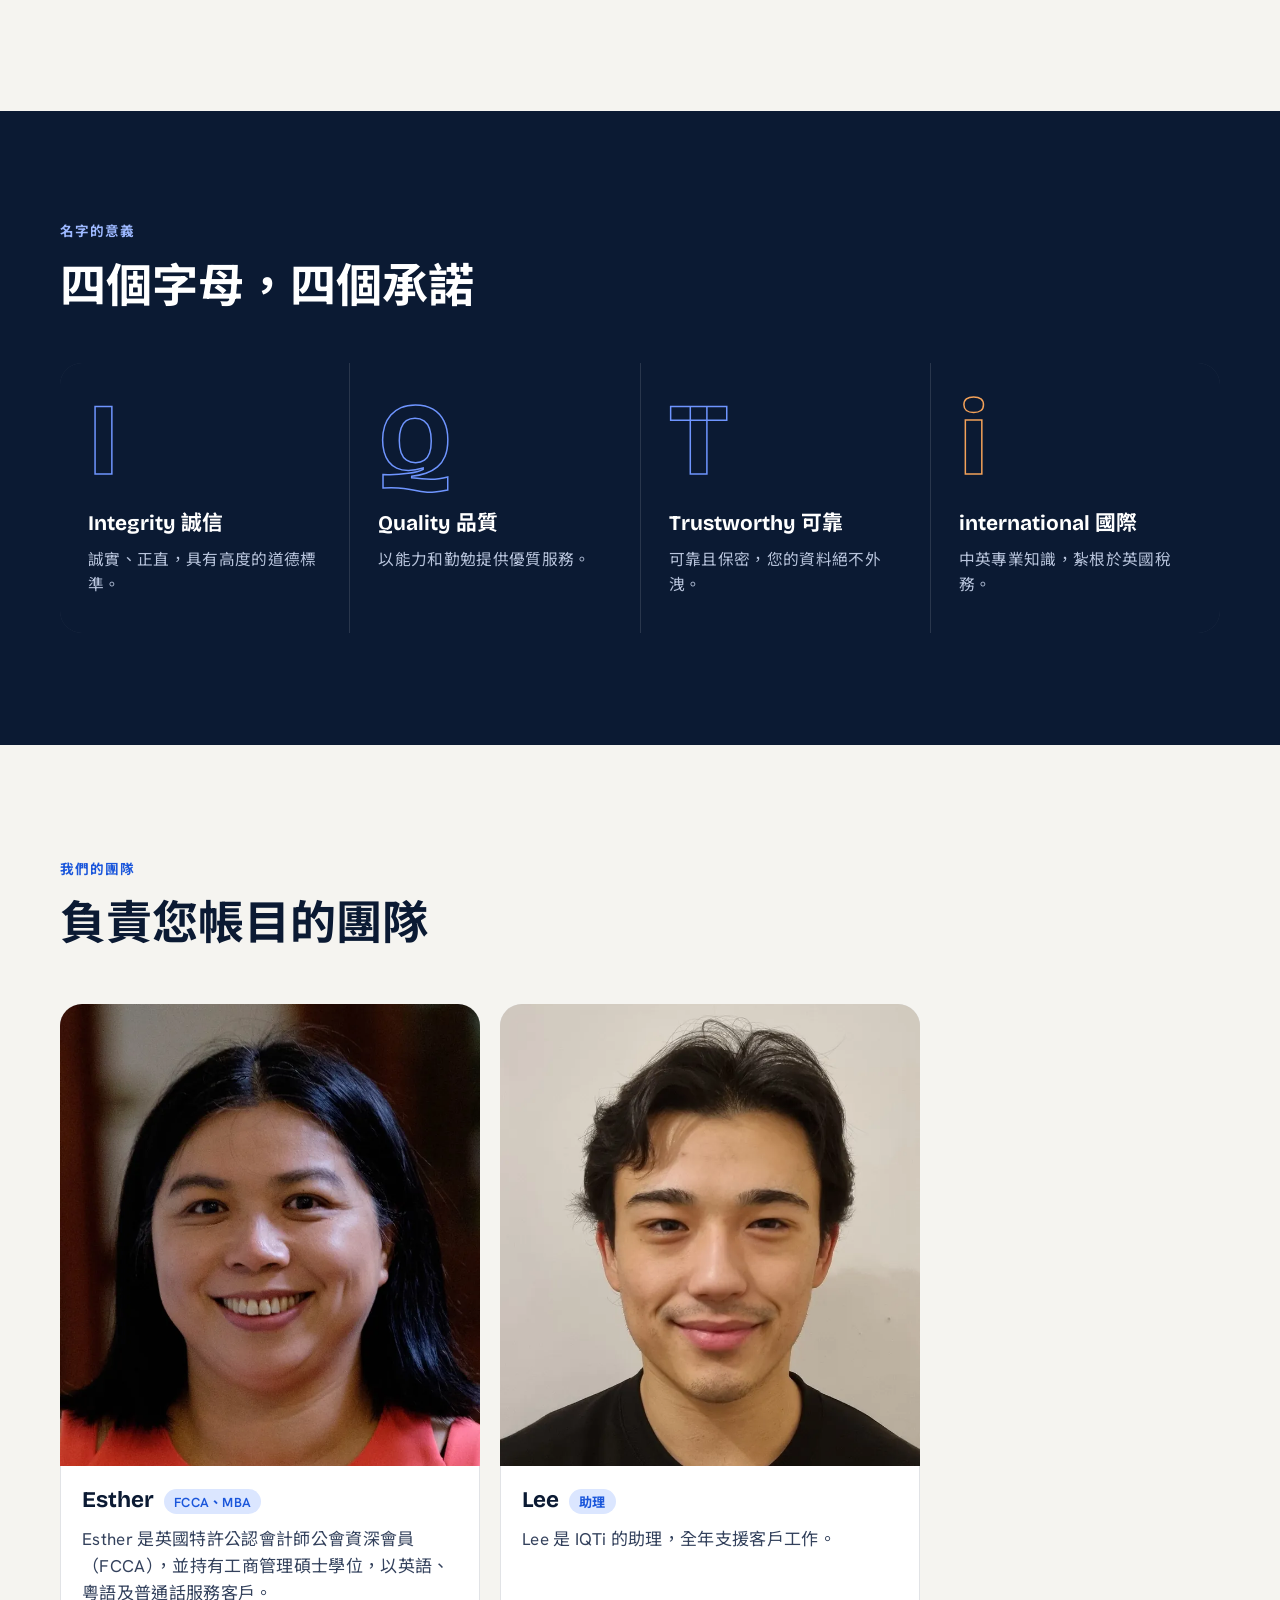
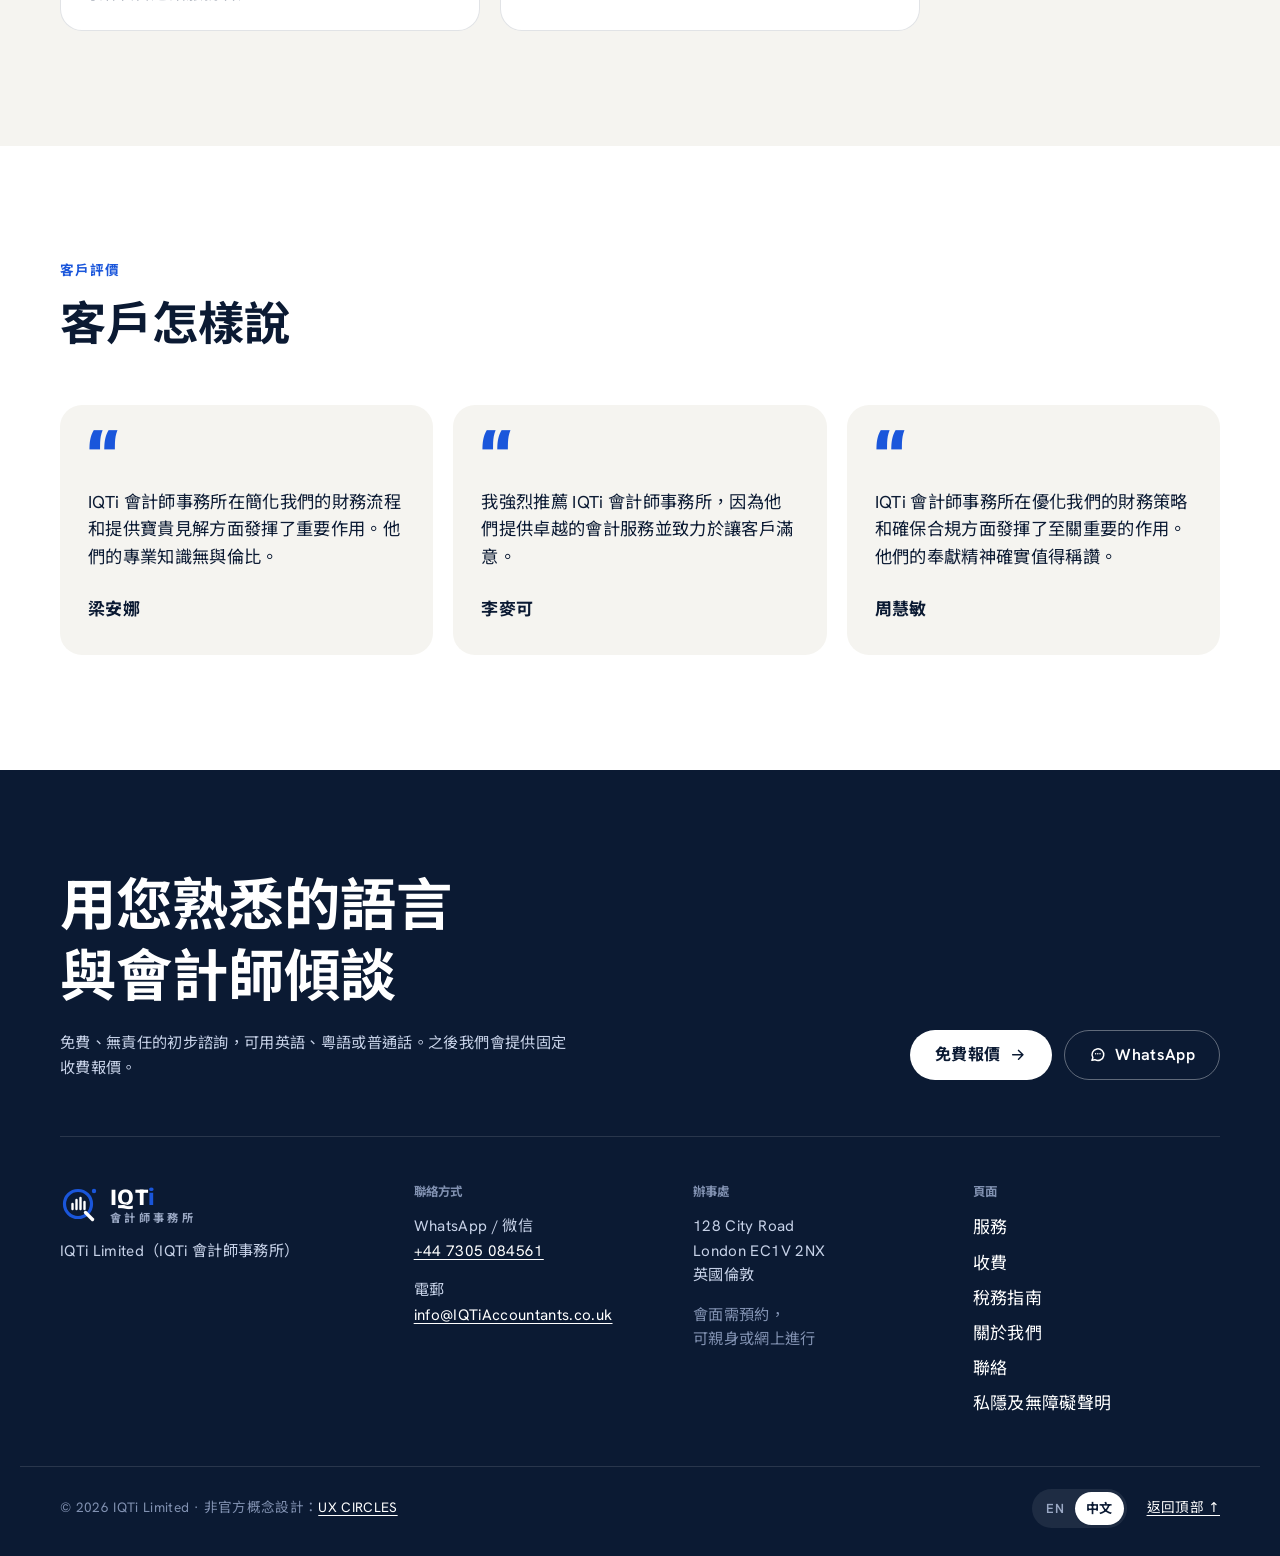
<file: zh/about.html>
<!doctype html>
<html lang="zh-Hant">
<head>
<meta charset="utf-8">
<meta name="viewport" content="width=device-width, initial-scale=1">
<meta name="robots" content="noindex, nofollow">
<title>關於我們 | IQTi 會計師事務所</title>
<meta name="description" content="IQTi 會計師事務所是一家倫敦多語言會計師事務所，由 FCCA 會計師主理，以英語、粵語及普通話服務客戶。">
<link rel="canonical" href="https://www.iqtiaccountants.co.uk/zh/about.html">
<link rel="alternate" hreflang="en-GB" href="https://www.iqtiaccountants.co.uk/about.html">
<link rel="alternate" hreflang="zh-Hant" href="https://www.iqtiaccountants.co.uk/zh/about.html">
<link rel="alternate" hreflang="x-default" href="https://www.iqtiaccountants.co.uk/about.html">
<meta property="og:title" content="關於我們 | IQTi 會計師事務所">
<meta property="og:description" content="IQTi 會計師事務所是一家倫敦多語言會計師事務所，由 FCCA 會計師主理，以英語、粵語及普通話服務客戶。">
<meta property="og:type" content="website">
<meta property="og:locale" content="zh_HK">
<meta name="theme-color" content="#f5f4f0">
<link rel="icon" href="../assets/img/favicon.svg" type="image/svg+xml">
<link rel="apple-touch-icon" href="../assets/img/apple-touch-icon.png">
<link rel="preload" href="../assets/fonts/bricolage.woff2" as="font" type="font/woff2" crossorigin>
<link rel="preload" href="../assets/fonts/noto-sans-tc-700.woff2" as="font" type="font/woff2" crossorigin>
<link rel="stylesheet" href="../assets/css/style.css?v=2c78a64a">
<script>document.documentElement.classList.add("js")</script>
<script type="application/ld+json">{"@context": "https://schema.org", "@type": "AccountingService", "name": "IQTi Accountants", "alternateName": ["IQTi 會計師事務所", "IQTi Limited"], "url": "https://www.iqtiaccountants.co.uk/", "telephone": "+44 7305 084561", "email": "info@iqtiaccountants.co.uk", "address": {"@type": "PostalAddress", "streetAddress": "128 City Road", "addressLocality": "London", "postalCode": "EC1V 2NX", "addressCountry": "GB"}, "areaServed": "United Kingdom", "knowsLanguage": ["en", "yue", "cmn"]}</script>
</head>
<body class="lang-zh ">
<a class="skip" href="#main">跳至正文</a>
<div class="concept-bar" role="note">
  <div class="wrap concept-inner">
    <p><span class="concept-tag">概念</span><span class="concept-long">概念設計展示，並非 <a href="https://www.iqtiaccountants.co.uk/" target="_blank" rel="noopener">IQTi 會計師事務所官方網站</a>。</span></p>
    <a href="https://ux-circles.com/professionals" target="_blank" rel="noopener"><span class="concept-by">設計：</span><strong>UX CIRCLES</strong> <svg viewBox="0 0 24 24" aria-hidden="true"><path d="M7 17 17 7M8 7h9v9"/></svg></a>
  </div>
</div>
<header class="site-header" data-header>
  <div class="wrap header-inner">
    <a class="brand" href="./" aria-label="IQTi 會計師事務所 — 主頁">
      <svg class="mark" viewBox="0 0 40 40" aria-hidden="true">
  <circle class="mark-ring" cx="18" cy="19" r="13.5"/>
  <path class="mark-bars" d="M12.5 24v-5M16.5 24v-9M20.5 24v-11M24.5 24v-7"/>
  <path class="mark-tail" d="m25.5 27.5 7 7"/>
  <circle class="mark-dot" cx="34" cy="6" r="2.2"/>
</svg>
      <span class="brand-text"><span class="brand-name">IQT<i>i</i></span><span class="brand-sub">會計師事務所</span></span>
    </a>
    <nav class="main-nav" aria-label="主選單"><a href="services.html">服務</a><a href="fees.html">收費</a><a href="guides.html">稅務指南</a><a href="about.html" aria-current="page">關於我們</a><a href="contact.html">聯絡</a></nav>
    <div class="lang" role="group" aria-label="Language / 語言"><a href="../about.html" lang="en-GB" hreflang="en-GB">EN</a><a href="../zh/about.html" lang="zh-Hant" hreflang="zh-Hant" aria-current="true">中文</a></div>
    <a class="btn btn-blue header-cta" href="contact.html#quote">免費報價</a>
    <button class="menu-btn" aria-expanded="false" aria-controls="menu"><span class="menu-lines"><span></span><span></span></span><span class="sr">選單</span></button>
  </div>
</header>
<div class="menu" id="menu" hidden>
  <div class="wrap menu-inner">
    <ul class="menu-links"><li><a href="services.html">服務</a></li><li><a href="fees.html">收費</a></li><li><a href="guides.html">稅務指南</a></li><li><a href="about.html" aria-current="page">關於我們</a></li><li><a href="contact.html">聯絡</a></li></ul>
    <div class="menu-foot">
      <a class="btn btn-blue" href="contact.html#quote">免費報價 <svg viewBox="0 0 24 24" aria-hidden="true"><path d="M5 12h14M13 6l6 6-6 6"/></svg></a>
      <a href="https://wa.me/447305084561" target="_blank" rel="noopener"><svg viewBox="0 0 24 24" aria-hidden="true"><path d="M4 19.5 5.3 16A8 8 0 1 1 8 18.7z"/><path d="M9 10.5h.01M12 10.5h.01M15 10.5h.01"/></svg> WhatsApp 07305 084561</a>
      <a href="mailto:info@iqtiaccountants.co.uk"><svg viewBox="0 0 24 24" aria-hidden="true"><rect x="3" y="5" width="18" height="14" rx="2"/><path d="m3 7 9 6 9-6"/></svg> info@IQTiAccountants.co.uk</a>
      <div class="lang" role="group" aria-label="Language / 語言"><a href="../about.html" lang="en-GB" hreflang="en-GB">EN</a><a href="../zh/about.html" lang="zh-Hant" hreflang="zh-Hant" aria-current="true">中文</a></div>
    </div>
  </div>
</div>
<main id="main">
<section class="page-head">
  <div class="wrap">
    <p class="eyebrow reveal">關於我們</p>
    <h1 class="h-xl reveal">一家說三種語言的倫敦會計師事務所</h1>
    <p class="lead reveal">IQTi 會計師事務所是一家英國多語言會計師事務所，為自僱人士、物業投資者及小型企業提供會計及理帳服務，注重準確、誠信及專業。</p>
    
  </div>
</section>
<section class="section section-flush">
  <div class="wrap about-photo reveal">
    <img src="../assets/img/building.webp" alt="" width="1400" height="731" loading="lazy">
    <div class="about-photo-card">
      <dl class="stats"><div class="stat reveal"><dt>滿意的客戶</dt><dd>50+</dd></div><div class="stat reveal"><dt>管理資產</dt><dd>£10M+</dd></div><div class="stat reveal"><dt>年經驗</dt><dd>20+</dd></div></dl>
    </div>
  </div>
</section>

<section class="section" aria-labelledby="lang-h">
  <div class="wrap split-2">
    <div class="sec-head">
      <p class="eyebrow">多語言專業</p>
      <h2 id="lang-h" class="h-lg">稅務本已複雜，何況語言不通</h2>
      <p class="lead-sm">我們的會計師能說英語及中文，並擁有豐富的多元文化經驗。不少客戶在英國經營業務或擁有物業，而家人、收入或投資則在其他地方——我們明白兩邊的情況。</p>
    </div>
    <ul class="lang-cards"><li class="lc reveal"><span class="lc-name">English</span><p>與稅局、Companies House 及銀行溝通。</p></li><li class="lc reveal"><span class="lc-name">廣東話</span><p>服務來自香港、廣東及各地的客戶。</p></li><li class="lc reveal"><span class="lc-name">普通話</span><p>服務來自中國內地、台灣及新加坡的客戶。</p></li></ul>
  </div>
</section>

<section class="values" aria-labelledby="values-h">
  <div class="wrap">
    <div class="values-head">
      <p class="eyebrow eyebrow-light">名字的意義</p>
      <h2 id="values-h" class="h-lg">四個字母，四個承諾</h2>
    </div>
    <ul class="val-grid"><li class="val reveal">
        <span class="val-letter" aria-hidden="true">I</span>
        <h3>Integrity 誠信</h3>
        <p>誠實、正直，具有高度的道德標準。</p>
      </li><li class="val reveal">
        <span class="val-letter" aria-hidden="true">Q</span>
        <h3>Quality 品質</h3>
        <p>以能力和勤勉提供優質服務。</p>
      </li><li class="val reveal">
        <span class="val-letter" aria-hidden="true">T</span>
        <h3>Trustworthy 可靠</h3>
        <p>可靠且保密，您的資料絕不外洩。</p>
      </li><li class="val reveal">
        <span class="val-letter" aria-hidden="true">i</span>
        <h3>international 國際</h3>
        <p>中英專業知識，紮根於英國稅務。</p>
      </li></ul>
  </div>
</section>

<section class="section" aria-labelledby="team-h">
  <div class="wrap">
    <div class="sec-head">
      <p class="eyebrow">我們的團隊</p>
      <h2 id="team-h" class="h-lg">負責您帳目的團隊</h2>
    </div>
    <div class="team team-long"><article class="person reveal">
        <div class="person-img"><img src="../assets/img/esther.webp" alt="Esther, 會計師" width="760" height="1000" loading="lazy"></div>
        <div class="person-body">
          <h3>Esther <span class="cred">FCCA、MBA</span></h3>
          <p>Esther 是英國特許公認會計師公會資深會員（FCCA），並持有工商管理碩士學位，以英語、粵語及普通話服務客戶。</p>
        </div>
      </article><article class="person reveal">
        <div class="person-img"><img src="../assets/img/lee.webp" alt="Lee, 助理" width="760" height="1000" loading="lazy"></div>
        <div class="person-body">
          <h3>Lee <span class="cred">助理</span></h3>
          <p>Lee 是 IQTi 的助理，全年支援客戶工作。</p>
        </div>
      </article></div>
  </div>
</section>

<section class="section section-tint" aria-labelledby="t-h">
  <div class="wrap">
    <div class="sec-head">
      <p class="eyebrow">客戶評價</p>
      <h2 id="t-h" class="h-lg">客戶怎樣說</h2>
    </div>
    <div class="quotes"><figure class="quote reveal">
        <blockquote><p>IQTi 會計師事務所在簡化我們的財務流程和提供寶貴見解方面發揮了重要作用。他們的專業知識無與倫比。</p></blockquote>
        <figcaption>梁安娜</figcaption>
      </figure><figure class="quote reveal">
        <blockquote><p>我強烈推薦 IQTi 會計師事務所，因為他們提供卓越的會計服務並致力於讓客戶滿意。</p></blockquote>
        <figcaption>李麥可</figcaption>
      </figure><figure class="quote reveal">
        <blockquote><p>IQTi 會計師事務所在優化我們的財務策略和確保合規方面發揮了至關重要的作用。他們的奉獻精神確實值得稱讚。</p></blockquote>
        <figcaption>周慧敏</figcaption>
      </figure></div>
  </div>
</section>

</main>
<footer class="site-footer">
  <div class="wrap">
    <div class="footer-top">
      <div>
        <h2 class="footer-q">用您熟悉的語言<br>與會計師傾談</h2>
        <p class="footer-lead">免費、無責任的初步諮詢，可用英語、粵語或普通話。之後我們會提供固定收費報價。</p>
      </div>
      <div class="footer-actions">
        <a class="btn btn-white" href="contact.html#quote">免費報價 <svg viewBox="0 0 24 24" aria-hidden="true"><path d="M5 12h14M13 6l6 6-6 6"/></svg></a>
        <a class="btn btn-line-light" href="https://wa.me/447305084561" target="_blank" rel="noopener"><svg viewBox="0 0 24 24" aria-hidden="true"><path d="M4 19.5 5.3 16A8 8 0 1 1 8 18.7z"/><path d="M9 10.5h.01M12 10.5h.01M15 10.5h.01"/></svg> WhatsApp</a>
      </div>
    </div>
    <div class="footer-grid">
      <div class="f-brand"><a class="brand" href="./" aria-label="IQTi 會計師事務所 — 主頁">
      <svg class="mark" viewBox="0 0 40 40" aria-hidden="true">
  <circle class="mark-ring" cx="18" cy="19" r="13.5"/>
  <path class="mark-bars" d="M12.5 24v-5M16.5 24v-9M20.5 24v-11M24.5 24v-7"/>
  <path class="mark-tail" d="m25.5 27.5 7 7"/>
  <circle class="mark-dot" cx="34" cy="6" r="2.2"/>
</svg>
      <span class="brand-text"><span class="brand-name">IQT<i>i</i></span><span class="brand-sub">會計師事務所</span></span>
    </a><p>IQTi Limited（IQTi 會計師事務所）</p></div>
      <div><h3 class="f-h">聯絡方式</h3>
        <p>WhatsApp / 微信<br><a class="u" href="https://wa.me/447305084561" target="_blank" rel="noopener">+44 7305 084561</a></p>
        <p>電郵<br><a class="u" href="mailto:info@iqtiaccountants.co.uk">info@IQTiAccountants.co.uk</a></p></div>
      <div><h3 class="f-h">辦事處</h3><p>128 City Road<br>London EC1V 2NX<br>英國倫敦</p><p class="muted">會面需預約，<br>可親身或網上進行</p></div>
      <div><h3 class="f-h">頁面</h3><ul class="f-links"><li><a href="services.html">服務</a></li><li><a href="fees.html">收費</a></li><li><a href="guides.html">稅務指南</a></li><li><a href="about.html">關於我們</a></li><li><a href="contact.html">聯絡</a></li><li><a href="legal.html">私隱及無障礙聲明</a></li></ul></div>
    </div>
  </div>
  <div class="wrap footer-base">
    <span>© <span data-year>2026</span> IQTi Limited · <span class="concept-note">非官方概念設計：<a class="u" href="https://ux-circles.com/professionals" target="_blank" rel="noopener">UX CIRCLES</a></span></span>
    <span class="footer-base-r"><div class="lang" role="group" aria-label="Language / 語言"><a href="../about.html" lang="en-GB" hreflang="en-GB">EN</a><a href="../zh/about.html" lang="zh-Hant" hreflang="zh-Hant" aria-current="true">中文</a></div><a href="#main" class="u">返回頂部 ↑</a></span>
  </div>
</footer>
<nav class="action-bar" aria-label="快速聯絡">
  <a href="tel:+447305084561"><svg viewBox="0 0 24 24" aria-hidden="true"><path d="M5 4h4l2 5-2.5 1.5a11 11 0 0 0 5 5L15 13l5 2v4a2 2 0 0 1-2 2A16 16 0 0 1 3 6a2 2 0 0 1 2-2"/></svg><span>致電</span></a>
  <a href="https://wa.me/447305084561" target="_blank" rel="noopener"><svg viewBox="0 0 24 24" aria-hidden="true"><path d="M4 19.5 5.3 16A8 8 0 1 1 8 18.7z"/><path d="M9 10.5h.01M12 10.5h.01M15 10.5h.01"/></svg><span>WhatsApp</span></a>
  <a class="ab-quote" href="contact.html#quote"><svg viewBox="0 0 24 24" aria-hidden="true"><path d="M5 12h14M13 6l6 6-6 6"/></svg><span>免費報價</span></a>
</nav>
<script>window.IQTI = {"perMonth": "/ 月", "perYear": "每年", "pickOne": "請剔選服務以查看估算", "approx": "一般固定收費", "services": "項服務", "mtd": {"empty": "請輸入收入以查看", "in26": ["您已須遵行 MTD", "您的合資格收入超過 £50,000，自 2026 年 4 月 6 日起須遵行所得稅數碼報稅（MTD）。首份季度申報已於 2026 年 8 月 7 日到期。"], "in27": ["2027 年 4 月 6 日起適用", "合資格收入超過 £30,000，將根據 2025/26 年度報稅表，自 2027 年 4 月 6 日起須遵行 MTD。"], "in28": ["2028 年 4 月 6 日起適用", "合資格收入超過 £20,000，將根據 2026/27 年度報稅表，自 2028 年 4 月 6 日起須遵行 MTD。"], "out": ["暫時無須加入", "收入低於 £20,000 暫時無須加入。如收入增加請留意，我們亦可協助您提早自願加入。"]}, "sdlt": {"total": "應繳印花稅", "eff": "實際稅率", "band": "稅階", "rate": "稅率", "tax": "稅款", "upTo": "不超過", "above": "超過", "ftbOver": "樓價超過 £500,000，不適用首次置業寬減，按標準稅率計算。"}, "form": {"subject": "報價查詢", "name": "姓名", "email": "電郵", "phone": "電話", "type": "業務類型", "turnover": "年營業額", "vat": "增值稅申報", "payroll": "薪酬管理", "books": "記帳", "msg": "訊息", "lang": "希望使用的語言", "hello": "您好 IQTi，我想查詢報價。", "missing": "請填寫已標示的欄位。"}};</script>
<script src="../assets/js/main.js?v=eba55646" defer></script>
</body>
</html>
</file>
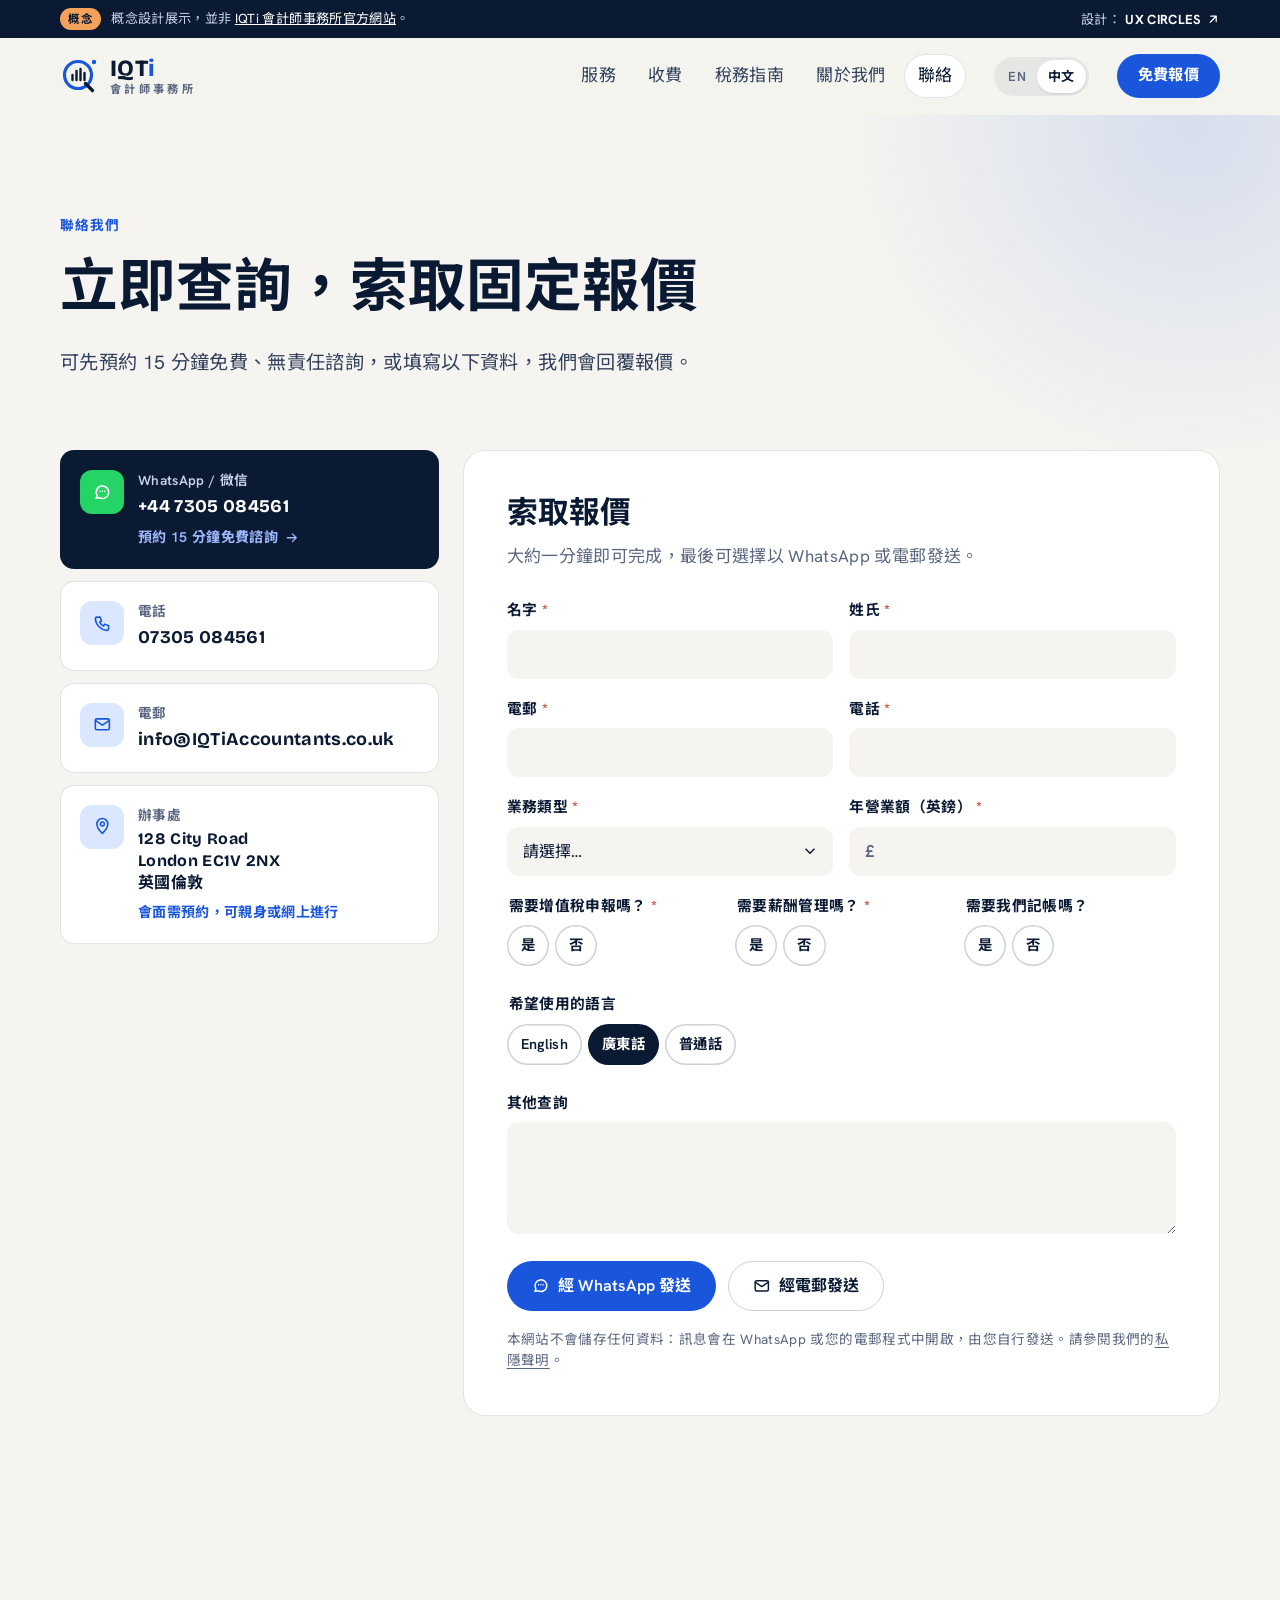
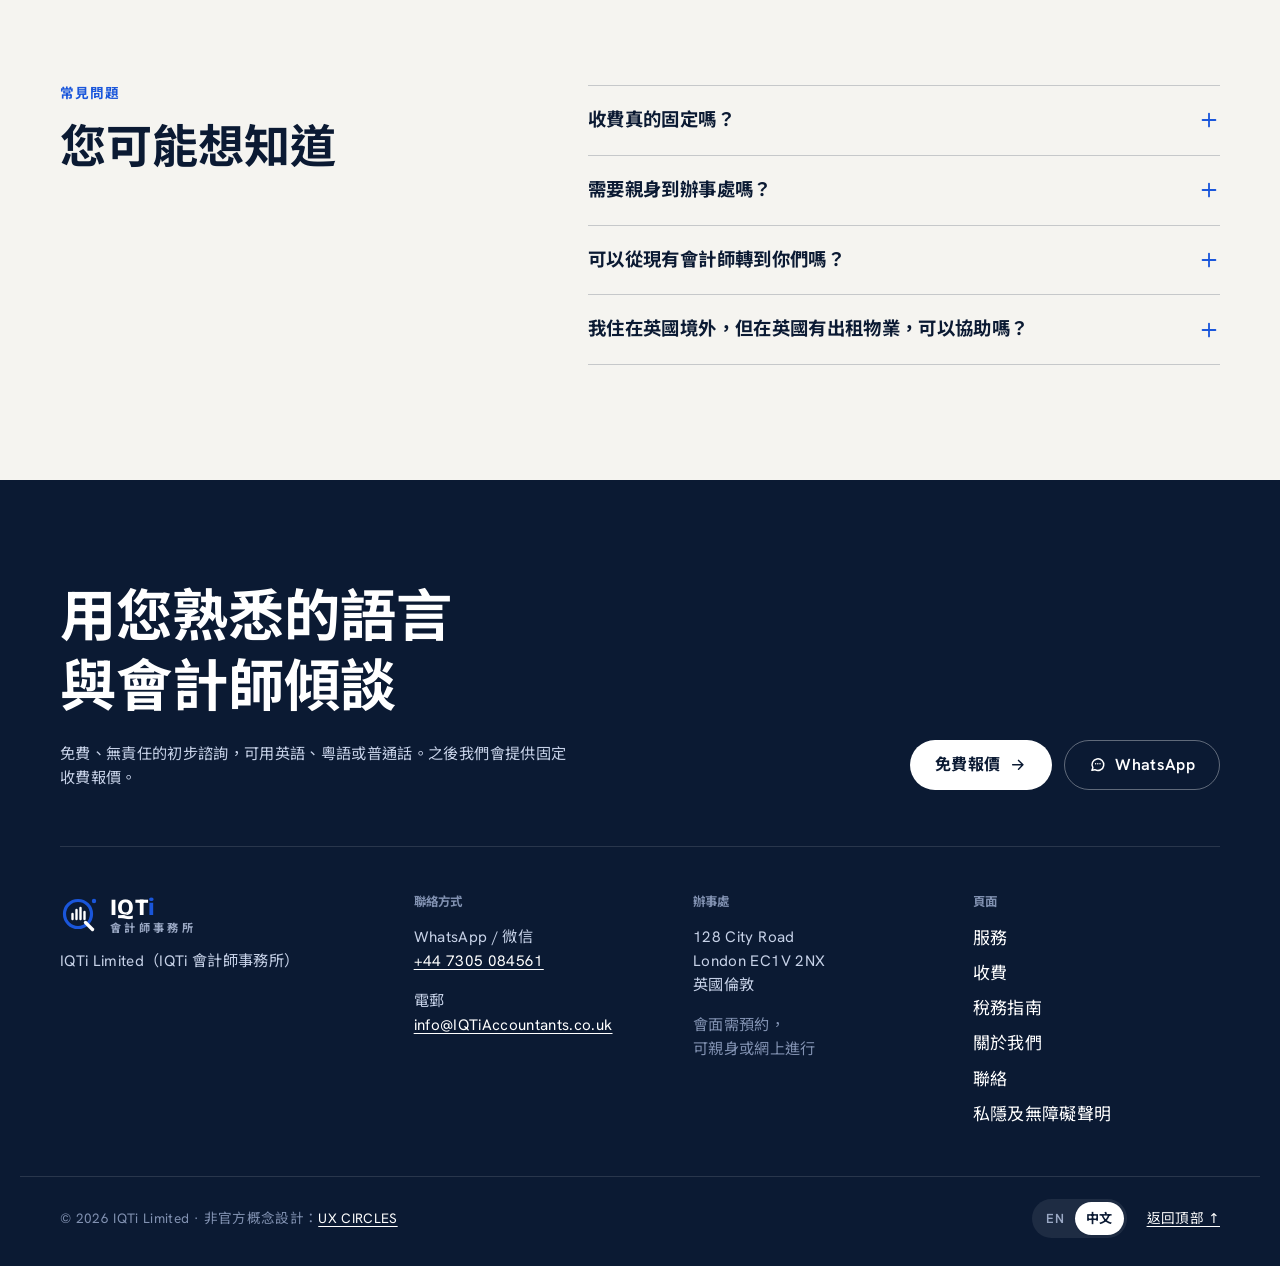
<file: zh/contact.html>
<!doctype html>
<html lang="zh-Hant">
<head>
<meta charset="utf-8">
<meta name="viewport" content="width=device-width, initial-scale=1">
<meta name="robots" content="noindex, nofollow">
<title>聯絡及報價 | IQTi 會計師事務所</title>
<meta name="description" content="透過 WhatsApp、微信、電話或電郵索取固定會計報價，或預約 15 分鐘免費諮詢。">
<link rel="canonical" href="https://www.iqtiaccountants.co.uk/zh/contact.html">
<link rel="alternate" hreflang="en-GB" href="https://www.iqtiaccountants.co.uk/contact.html">
<link rel="alternate" hreflang="zh-Hant" href="https://www.iqtiaccountants.co.uk/zh/contact.html">
<link rel="alternate" hreflang="x-default" href="https://www.iqtiaccountants.co.uk/contact.html">
<meta property="og:title" content="聯絡及報價 | IQTi 會計師事務所">
<meta property="og:description" content="透過 WhatsApp、微信、電話或電郵索取固定會計報價，或預約 15 分鐘免費諮詢。">
<meta property="og:type" content="website">
<meta property="og:locale" content="zh_HK">
<meta name="theme-color" content="#f5f4f0">
<link rel="icon" href="../assets/img/favicon.svg" type="image/svg+xml">
<link rel="apple-touch-icon" href="../assets/img/apple-touch-icon.png">
<link rel="preload" href="../assets/fonts/bricolage.woff2" as="font" type="font/woff2" crossorigin>
<link rel="preload" href="../assets/fonts/noto-sans-tc-700.woff2" as="font" type="font/woff2" crossorigin>
<link rel="stylesheet" href="../assets/css/style.css?v=2c78a64a">
<script>document.documentElement.classList.add("js")</script>
<script type="application/ld+json">{"@context": "https://schema.org", "@type": "AccountingService", "name": "IQTi Accountants", "alternateName": ["IQTi 會計師事務所", "IQTi Limited"], "url": "https://www.iqtiaccountants.co.uk/", "telephone": "+44 7305 084561", "email": "info@iqtiaccountants.co.uk", "address": {"@type": "PostalAddress", "streetAddress": "128 City Road", "addressLocality": "London", "postalCode": "EC1V 2NX", "addressCountry": "GB"}, "areaServed": "United Kingdom", "knowsLanguage": ["en", "yue", "cmn"]}</script>
</head>
<body class="lang-zh ">
<a class="skip" href="#main">跳至正文</a>
<div class="concept-bar" role="note">
  <div class="wrap concept-inner">
    <p><span class="concept-tag">概念</span><span class="concept-long">概念設計展示，並非 <a href="https://www.iqtiaccountants.co.uk/" target="_blank" rel="noopener">IQTi 會計師事務所官方網站</a>。</span></p>
    <a href="https://ux-circles.com/professionals" target="_blank" rel="noopener"><span class="concept-by">設計：</span><strong>UX CIRCLES</strong> <svg viewBox="0 0 24 24" aria-hidden="true"><path d="M7 17 17 7M8 7h9v9"/></svg></a>
  </div>
</div>
<header class="site-header" data-header>
  <div class="wrap header-inner">
    <a class="brand" href="./" aria-label="IQTi 會計師事務所 — 主頁">
      <svg class="mark" viewBox="0 0 40 40" aria-hidden="true">
  <circle class="mark-ring" cx="18" cy="19" r="13.5"/>
  <path class="mark-bars" d="M12.5 24v-5M16.5 24v-9M20.5 24v-11M24.5 24v-7"/>
  <path class="mark-tail" d="m25.5 27.5 7 7"/>
  <circle class="mark-dot" cx="34" cy="6" r="2.2"/>
</svg>
      <span class="brand-text"><span class="brand-name">IQT<i>i</i></span><span class="brand-sub">會計師事務所</span></span>
    </a>
    <nav class="main-nav" aria-label="主選單"><a href="services.html">服務</a><a href="fees.html">收費</a><a href="guides.html">稅務指南</a><a href="about.html">關於我們</a><a href="contact.html" aria-current="page">聯絡</a></nav>
    <div class="lang" role="group" aria-label="Language / 語言"><a href="../contact.html" lang="en-GB" hreflang="en-GB">EN</a><a href="../zh/contact.html" lang="zh-Hant" hreflang="zh-Hant" aria-current="true">中文</a></div>
    <a class="btn btn-blue header-cta" href="contact.html#quote">免費報價</a>
    <button class="menu-btn" aria-expanded="false" aria-controls="menu"><span class="menu-lines"><span></span><span></span></span><span class="sr">選單</span></button>
  </div>
</header>
<div class="menu" id="menu" hidden>
  <div class="wrap menu-inner">
    <ul class="menu-links"><li><a href="services.html">服務</a></li><li><a href="fees.html">收費</a></li><li><a href="guides.html">稅務指南</a></li><li><a href="about.html">關於我們</a></li><li><a href="contact.html" aria-current="page">聯絡</a></li></ul>
    <div class="menu-foot">
      <a class="btn btn-blue" href="contact.html#quote">免費報價 <svg viewBox="0 0 24 24" aria-hidden="true"><path d="M5 12h14M13 6l6 6-6 6"/></svg></a>
      <a href="https://wa.me/447305084561" target="_blank" rel="noopener"><svg viewBox="0 0 24 24" aria-hidden="true"><path d="M4 19.5 5.3 16A8 8 0 1 1 8 18.7z"/><path d="M9 10.5h.01M12 10.5h.01M15 10.5h.01"/></svg> WhatsApp 07305 084561</a>
      <a href="mailto:info@iqtiaccountants.co.uk"><svg viewBox="0 0 24 24" aria-hidden="true"><rect x="3" y="5" width="18" height="14" rx="2"/><path d="m3 7 9 6 9-6"/></svg> info@IQTiAccountants.co.uk</a>
      <div class="lang" role="group" aria-label="Language / 語言"><a href="../contact.html" lang="en-GB" hreflang="en-GB">EN</a><a href="../zh/contact.html" lang="zh-Hant" hreflang="zh-Hant" aria-current="true">中文</a></div>
    </div>
  </div>
</div>
<main id="main">
<section class="page-head">
  <div class="wrap">
    <p class="eyebrow reveal">聯絡我們</p>
    <h1 class="h-xl reveal">立即查詢，索取固定報價</h1>
    <p class="lead reveal">可先預約 15 分鐘免費、無責任諮詢，或填寫以下資料，我們會回覆報價。</p>
    
  </div>
</section>
<section class="section section-flush">
  <div class="wrap contact-grid">
    <aside class="contact-cards">
      <a class="c-card c-card-wa reveal" href="https://wa.me/447305084561" target="_blank" rel="noopener">
        <span class="c-ic"><svg viewBox="0 0 24 24" aria-hidden="true"><path d="M4 19.5 5.3 16A8 8 0 1 1 8 18.7z"/><path d="M9 10.5h.01M12 10.5h.01M15 10.5h.01"/></svg></span>
        <span class="c-t">WhatsApp / 微信</span>
        <span class="c-v">+44 7305 084561</span>
        <span class="c-s">預約 15 分鐘免費諮詢 <svg viewBox="0 0 24 24" aria-hidden="true"><path d="M5 12h14M13 6l6 6-6 6"/></svg></span>
      </a>
      <a class="c-card reveal" href="tel:+447305084561">
        <span class="c-ic"><svg viewBox="0 0 24 24" aria-hidden="true"><path d="M5 4h4l2 5-2.5 1.5a11 11 0 0 0 5 5L15 13l5 2v4a2 2 0 0 1-2 2A16 16 0 0 1 3 6a2 2 0 0 1 2-2"/></svg></span>
        <span class="c-t">電話</span>
        <span class="c-v">07305 084561</span>
      </a>
      <a class="c-card reveal" href="mailto:info@iqtiaccountants.co.uk">
        <span class="c-ic"><svg viewBox="0 0 24 24" aria-hidden="true"><rect x="3" y="5" width="18" height="14" rx="2"/><path d="m3 7 9 6 9-6"/></svg></span>
        <span class="c-t">電郵</span>
        <span class="c-v">info@IQTiAccountants.co.uk</span>
      </a>
      <a class="c-card reveal" href="https://www.google.com/maps/search/?api=1&query=128+City+Road+London+EC1V+2NX" target="_blank" rel="noopener">
        <span class="c-ic"><svg viewBox="0 0 24 24" aria-hidden="true"><path d="M12 21s-7-6.2-7-12a7 7 0 0 1 14 0c0 5.8-7 12-7 12z"/><circle cx="12" cy="9" r="2.5"/></svg></span>
        <span class="c-t">辦事處</span>
        <span class="c-v c-v-sm">128 City Road<br>London EC1V 2NX<br>英國倫敦</span>
        <span class="c-s">會面需預約，可親身或網上進行</span>
      </a>
    </aside>

    <form class="quote-form reveal" id="quote" data-quote novalidate>
      <h2 class="h-md">索取報價</h2>
      <p class="form-intro">大約一分鐘即可完成，最後可選擇以 WhatsApp 或電郵發送。</p>
      <div class="row-2">
        <div class="field"><label for="f-first">名字 <span class="req" aria-hidden="true">*</span></label><input id="f-first" name="first" autocomplete="given-name" required></div>
        <div class="field"><label for="f-last">姓氏 <span class="req" aria-hidden="true">*</span></label><input id="f-last" name="last" autocomplete="family-name" required></div>
      </div>
      <div class="row-2">
        <div class="field"><label for="f-email">電郵 <span class="req" aria-hidden="true">*</span></label><input id="f-email" name="email" type="email" autocomplete="email" required></div>
        <div class="field"><label for="f-phone">電話 <span class="req" aria-hidden="true">*</span></label><input id="f-phone" name="phone" type="tel" autocomplete="tel" required></div>
      </div>
      <div class="row-2">
        <div class="field"><label for="f-type">業務類型 <span class="req" aria-hidden="true">*</span></label>
          <select id="f-type" name="type" required><option value="">請選擇…</option><option>個體經營者</option><option>有限公司</option><option>合夥 / 有限責任合夥</option><option>房東</option><option>未確定</option></select></div>
        <div class="field"><label for="f-turnover">年營業額（英鎊） <span class="req" aria-hidden="true">*</span></label>
          <div class="money"><span>£</span><input id="f-turnover" name="turnover" inputmode="numeric" required></div></div>
      </div>
      <div class="row-3">
        <fieldset class="field yn" data-required>
          <legend>需要增值稅申報嗎？ <span class="req" aria-hidden="true">*</span></legend>
          <div class="seg seg-sm">
            <label><input type="radio" name="vat" value="yes" required><span>是</span></label>
            <label><input type="radio" name="vat" value="no"><span>否</span></label>
          </div>
        </fieldset>
        <fieldset class="field yn" data-required>
          <legend>需要薪酬管理嗎？ <span class="req" aria-hidden="true">*</span></legend>
          <div class="seg seg-sm">
            <label><input type="radio" name="payroll" value="yes" required><span>是</span></label>
            <label><input type="radio" name="payroll" value="no"><span>否</span></label>
          </div>
        </fieldset>
        <fieldset class="field yn">
          <legend>需要我們記帳嗎？</legend>
          <div class="seg seg-sm">
            <label><input type="radio" name="books" value="yes"><span>是</span></label>
            <label><input type="radio" name="books" value="no"><span>否</span></label>
          </div>
        </fieldset>
      </div>
      <fieldset class="field"><legend>希望使用的語言</legend><div class="seg seg-sm"><label><input type="radio" name="pref" value="English"><span>English</span></label><label><input type="radio" name="pref" value="廣東話" checked><span>廣東話</span></label><label><input type="radio" name="pref" value="普通話"><span>普通話</span></label></div></fieldset>
      <div class="field"><label for="f-msg">其他查詢</label><textarea id="f-msg" name="msg" rows="4"></textarea></div>
      <p class="form-error" data-form-error role="alert" hidden></p>
      <div class="form-send">
        <button class="btn btn-blue" type="submit" value="wa"><svg viewBox="0 0 24 24" aria-hidden="true"><path d="M4 19.5 5.3 16A8 8 0 1 1 8 18.7z"/><path d="M9 10.5h.01M12 10.5h.01M15 10.5h.01"/></svg> 經 WhatsApp 發送</button>
        <button class="btn btn-line" type="submit" value="mail"><svg viewBox="0 0 24 24" aria-hidden="true"><rect x="3" y="5" width="18" height="14" rx="2"/><path d="m3 7 9 6 9-6"/></svg> 經電郵發送</button>
      </div>
      <p class="form-fine">本網站不會儲存任何資料：訊息會在 WhatsApp 或您的電郵程式中開啟，由您自行發送。請參閱我們的<a class="u" href="legal.html">私隱聲明</a>。</p>
    </form>
  </div>
</section>
<section class="section" aria-labelledby="faq-h">
  <div class="wrap split-2">
    <div class="sec-head">
      <p class="eyebrow">常見問題</p>
      <h2 id="faq-h" class="h-lg">您可能想知道</h2>
    </div>
    <div class="faq"><details class="faq-item">
        <summary><span>收費真的固定嗎？</span><svg viewBox="0 0 24 24" aria-hidden="true"><path d="M12 5v14M5 12h14"/></svg></summary>
        <p>是的。我們會按您的需要及營業額，在開始前以書面議定費用。如情況有變（例如登記增值稅），我們會先與您協商。</p>
      </details><details class="faq-item">
        <summary><span>需要親身到辦事處嗎？</span><svg viewBox="0 0 24 24" aria-hidden="true"><path d="M12 5v14M5 12h14"/></svg></summary>
        <p>不需要。會面需預約，可親身或網上進行；文件可透過電郵或雲端會計軟件傳送。</p>
      </details><details class="faq-item">
        <summary><span>可以從現有會計師轉到你們嗎？</span><svg viewBox="0 0 24 24" aria-hidden="true"><path d="M12 5v14M5 12h14"/></svg></summary>
        <p>可以，一年中任何時候都可以。經您同意後，我們會直接聯絡您之前的會計師索取所需資料。</p>
      </details><details class="faq-item">
        <summary><span>我住在英國境外，但在英國有出租物業，可以協助嗎？</span><svg viewBox="0 0 24 24" aria-hidden="true"><path d="M12 5v14M5 12h14"/></svg></summary>
        <p>可以。我們處理「非居民房東計劃」及相關的英國報稅。</p>
      </details></div>
  </div>
</section>

</main>
<footer class="site-footer">
  <div class="wrap">
    <div class="footer-top">
      <div>
        <h2 class="footer-q">用您熟悉的語言<br>與會計師傾談</h2>
        <p class="footer-lead">免費、無責任的初步諮詢，可用英語、粵語或普通話。之後我們會提供固定收費報價。</p>
      </div>
      <div class="footer-actions">
        <a class="btn btn-white" href="contact.html#quote">免費報價 <svg viewBox="0 0 24 24" aria-hidden="true"><path d="M5 12h14M13 6l6 6-6 6"/></svg></a>
        <a class="btn btn-line-light" href="https://wa.me/447305084561" target="_blank" rel="noopener"><svg viewBox="0 0 24 24" aria-hidden="true"><path d="M4 19.5 5.3 16A8 8 0 1 1 8 18.7z"/><path d="M9 10.5h.01M12 10.5h.01M15 10.5h.01"/></svg> WhatsApp</a>
      </div>
    </div>
    <div class="footer-grid">
      <div class="f-brand"><a class="brand" href="./" aria-label="IQTi 會計師事務所 — 主頁">
      <svg class="mark" viewBox="0 0 40 40" aria-hidden="true">
  <circle class="mark-ring" cx="18" cy="19" r="13.5"/>
  <path class="mark-bars" d="M12.5 24v-5M16.5 24v-9M20.5 24v-11M24.5 24v-7"/>
  <path class="mark-tail" d="m25.5 27.5 7 7"/>
  <circle class="mark-dot" cx="34" cy="6" r="2.2"/>
</svg>
      <span class="brand-text"><span class="brand-name">IQT<i>i</i></span><span class="brand-sub">會計師事務所</span></span>
    </a><p>IQTi Limited（IQTi 會計師事務所）</p></div>
      <div><h3 class="f-h">聯絡方式</h3>
        <p>WhatsApp / 微信<br><a class="u" href="https://wa.me/447305084561" target="_blank" rel="noopener">+44 7305 084561</a></p>
        <p>電郵<br><a class="u" href="mailto:info@iqtiaccountants.co.uk">info@IQTiAccountants.co.uk</a></p></div>
      <div><h3 class="f-h">辦事處</h3><p>128 City Road<br>London EC1V 2NX<br>英國倫敦</p><p class="muted">會面需預約，<br>可親身或網上進行</p></div>
      <div><h3 class="f-h">頁面</h3><ul class="f-links"><li><a href="services.html">服務</a></li><li><a href="fees.html">收費</a></li><li><a href="guides.html">稅務指南</a></li><li><a href="about.html">關於我們</a></li><li><a href="contact.html">聯絡</a></li><li><a href="legal.html">私隱及無障礙聲明</a></li></ul></div>
    </div>
  </div>
  <div class="wrap footer-base">
    <span>© <span data-year>2026</span> IQTi Limited · <span class="concept-note">非官方概念設計：<a class="u" href="https://ux-circles.com/professionals" target="_blank" rel="noopener">UX CIRCLES</a></span></span>
    <span class="footer-base-r"><div class="lang" role="group" aria-label="Language / 語言"><a href="../contact.html" lang="en-GB" hreflang="en-GB">EN</a><a href="../zh/contact.html" lang="zh-Hant" hreflang="zh-Hant" aria-current="true">中文</a></div><a href="#main" class="u">返回頂部 ↑</a></span>
  </div>
</footer>
<nav class="action-bar" aria-label="快速聯絡">
  <a href="tel:+447305084561"><svg viewBox="0 0 24 24" aria-hidden="true"><path d="M5 4h4l2 5-2.5 1.5a11 11 0 0 0 5 5L15 13l5 2v4a2 2 0 0 1-2 2A16 16 0 0 1 3 6a2 2 0 0 1 2-2"/></svg><span>致電</span></a>
  <a href="https://wa.me/447305084561" target="_blank" rel="noopener"><svg viewBox="0 0 24 24" aria-hidden="true"><path d="M4 19.5 5.3 16A8 8 0 1 1 8 18.7z"/><path d="M9 10.5h.01M12 10.5h.01M15 10.5h.01"/></svg><span>WhatsApp</span></a>
  <a class="ab-quote" href="contact.html#quote"><svg viewBox="0 0 24 24" aria-hidden="true"><path d="M5 12h14M13 6l6 6-6 6"/></svg><span>免費報價</span></a>
</nav>
<script>window.IQTI = {"perMonth": "/ 月", "perYear": "每年", "pickOne": "請剔選服務以查看估算", "approx": "一般固定收費", "services": "項服務", "mtd": {"empty": "請輸入收入以查看", "in26": ["您已須遵行 MTD", "您的合資格收入超過 £50,000，自 2026 年 4 月 6 日起須遵行所得稅數碼報稅（MTD）。首份季度申報已於 2026 年 8 月 7 日到期。"], "in27": ["2027 年 4 月 6 日起適用", "合資格收入超過 £30,000，將根據 2025/26 年度報稅表，自 2027 年 4 月 6 日起須遵行 MTD。"], "in28": ["2028 年 4 月 6 日起適用", "合資格收入超過 £20,000，將根據 2026/27 年度報稅表，自 2028 年 4 月 6 日起須遵行 MTD。"], "out": ["暫時無須加入", "收入低於 £20,000 暫時無須加入。如收入增加請留意，我們亦可協助您提早自願加入。"]}, "sdlt": {"total": "應繳印花稅", "eff": "實際稅率", "band": "稅階", "rate": "稅率", "tax": "稅款", "upTo": "不超過", "above": "超過", "ftbOver": "樓價超過 £500,000，不適用首次置業寬減，按標準稅率計算。"}, "form": {"subject": "報價查詢", "name": "姓名", "email": "電郵", "phone": "電話", "type": "業務類型", "turnover": "年營業額", "vat": "增值稅申報", "payroll": "薪酬管理", "books": "記帳", "msg": "訊息", "lang": "希望使用的語言", "hello": "您好 IQTi，我想查詢報價。", "missing": "請填寫已標示的欄位。"}};</script>
<script src="../assets/js/main.js?v=eba55646" defer></script>
</body>
</html>
</file>
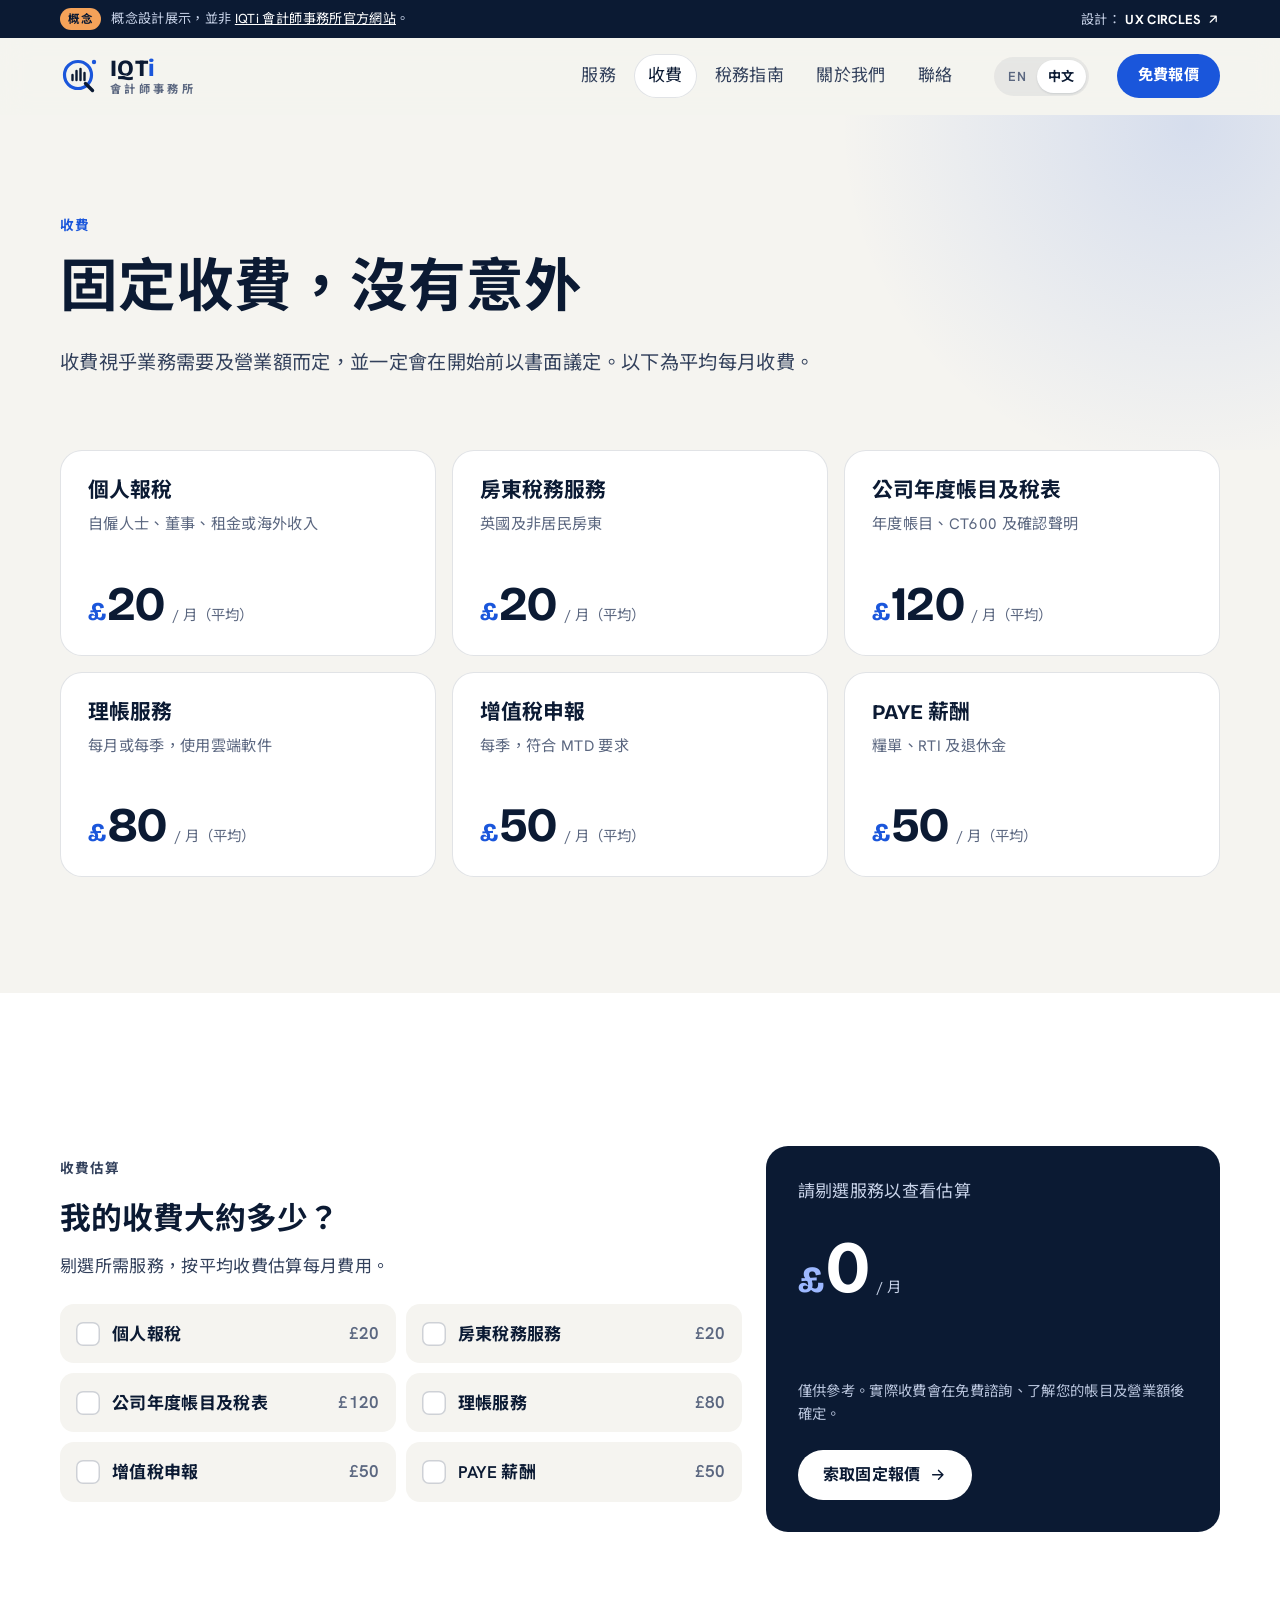
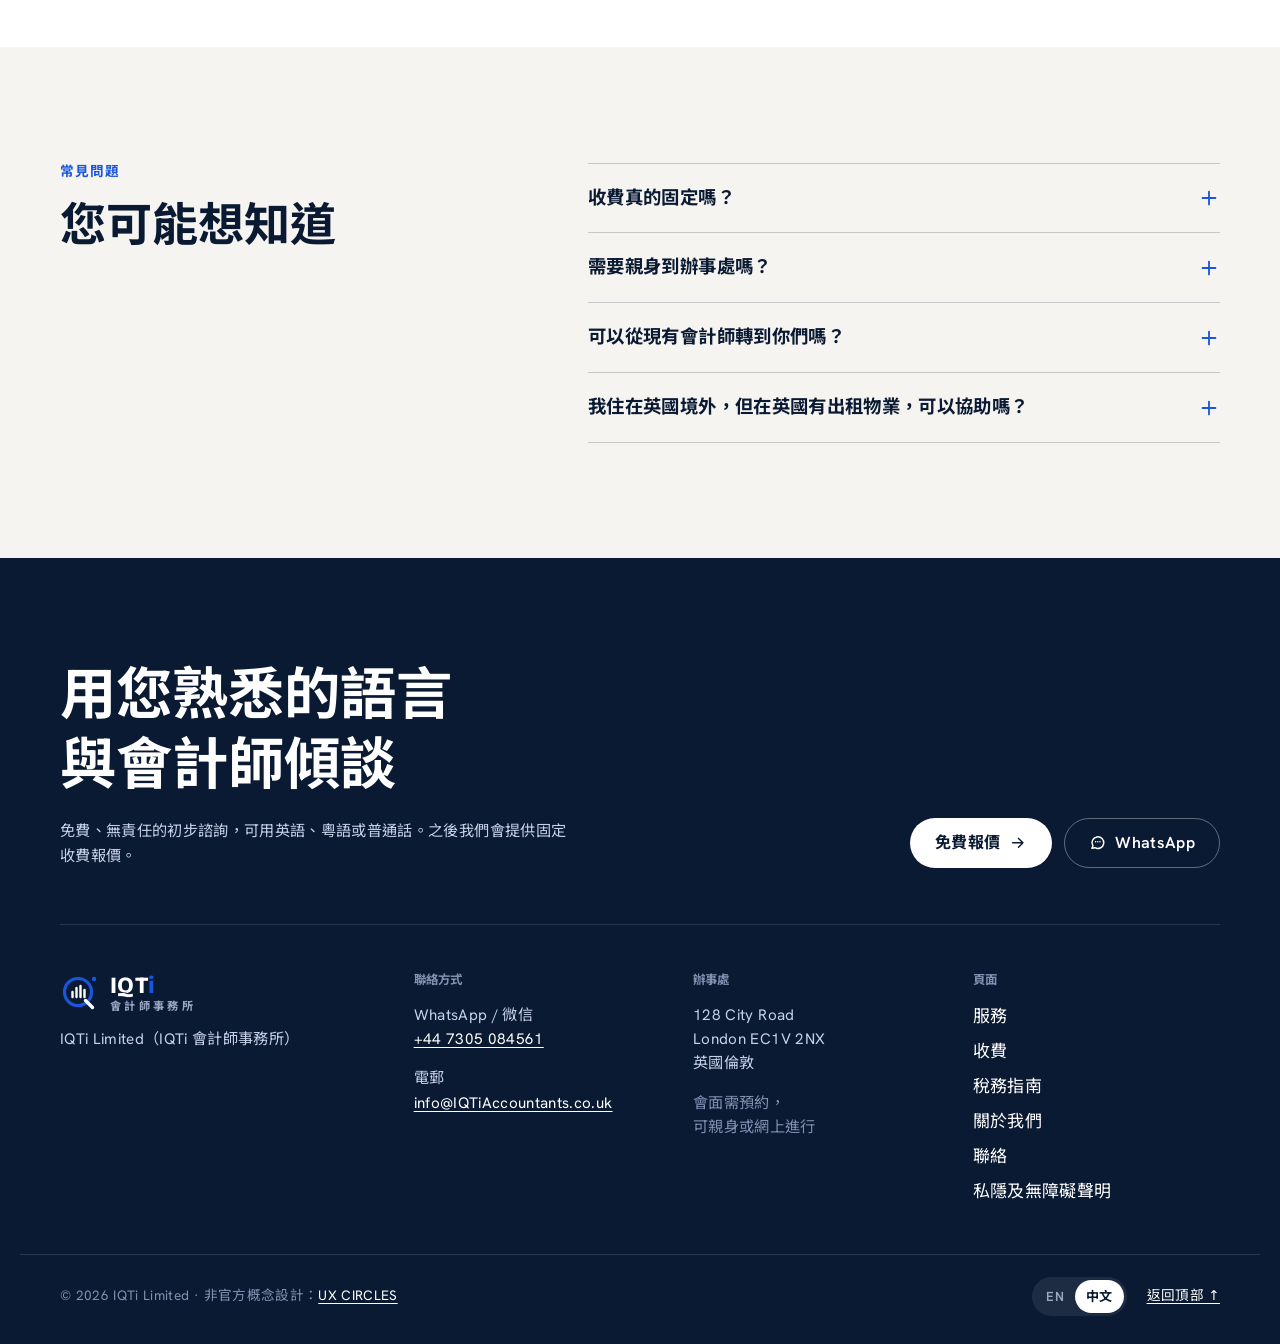
<file: zh/fees.html>
<!doctype html>
<html lang="zh-Hant">
<head>
<meta charset="utf-8">
<meta name="viewport" content="width=device-width, initial-scale=1">
<meta name="robots" content="noindex, nofollow">
<title>收費 | IQTi 會計師事務所</title>
<meta name="description" content="固定會計收費，事先議定。個人報稅平均每月 £20 起，公司帳目及稅表平均每月 £120。">
<link rel="canonical" href="https://www.iqtiaccountants.co.uk/zh/fees.html">
<link rel="alternate" hreflang="en-GB" href="https://www.iqtiaccountants.co.uk/fees.html">
<link rel="alternate" hreflang="zh-Hant" href="https://www.iqtiaccountants.co.uk/zh/fees.html">
<link rel="alternate" hreflang="x-default" href="https://www.iqtiaccountants.co.uk/fees.html">
<meta property="og:title" content="收費 | IQTi 會計師事務所">
<meta property="og:description" content="固定會計收費，事先議定。個人報稅平均每月 £20 起，公司帳目及稅表平均每月 £120。">
<meta property="og:type" content="website">
<meta property="og:locale" content="zh_HK">
<meta name="theme-color" content="#f5f4f0">
<link rel="icon" href="../assets/img/favicon.svg" type="image/svg+xml">
<link rel="apple-touch-icon" href="../assets/img/apple-touch-icon.png">
<link rel="preload" href="../assets/fonts/bricolage.woff2" as="font" type="font/woff2" crossorigin>
<link rel="preload" href="../assets/fonts/noto-sans-tc-700.woff2" as="font" type="font/woff2" crossorigin>
<link rel="stylesheet" href="../assets/css/style.css?v=2c78a64a">
<script>document.documentElement.classList.add("js")</script>
<script type="application/ld+json">{"@context": "https://schema.org", "@type": "AccountingService", "name": "IQTi Accountants", "alternateName": ["IQTi 會計師事務所", "IQTi Limited"], "url": "https://www.iqtiaccountants.co.uk/", "telephone": "+44 7305 084561", "email": "info@iqtiaccountants.co.uk", "address": {"@type": "PostalAddress", "streetAddress": "128 City Road", "addressLocality": "London", "postalCode": "EC1V 2NX", "addressCountry": "GB"}, "areaServed": "United Kingdom", "knowsLanguage": ["en", "yue", "cmn"]}</script>
</head>
<body class="lang-zh ">
<a class="skip" href="#main">跳至正文</a>
<div class="concept-bar" role="note">
  <div class="wrap concept-inner">
    <p><span class="concept-tag">概念</span><span class="concept-long">概念設計展示，並非 <a href="https://www.iqtiaccountants.co.uk/" target="_blank" rel="noopener">IQTi 會計師事務所官方網站</a>。</span></p>
    <a href="https://ux-circles.com/professionals" target="_blank" rel="noopener"><span class="concept-by">設計：</span><strong>UX CIRCLES</strong> <svg viewBox="0 0 24 24" aria-hidden="true"><path d="M7 17 17 7M8 7h9v9"/></svg></a>
  </div>
</div>
<header class="site-header" data-header>
  <div class="wrap header-inner">
    <a class="brand" href="./" aria-label="IQTi 會計師事務所 — 主頁">
      <svg class="mark" viewBox="0 0 40 40" aria-hidden="true">
  <circle class="mark-ring" cx="18" cy="19" r="13.5"/>
  <path class="mark-bars" d="M12.5 24v-5M16.5 24v-9M20.5 24v-11M24.5 24v-7"/>
  <path class="mark-tail" d="m25.5 27.5 7 7"/>
  <circle class="mark-dot" cx="34" cy="6" r="2.2"/>
</svg>
      <span class="brand-text"><span class="brand-name">IQT<i>i</i></span><span class="brand-sub">會計師事務所</span></span>
    </a>
    <nav class="main-nav" aria-label="主選單"><a href="services.html">服務</a><a href="fees.html" aria-current="page">收費</a><a href="guides.html">稅務指南</a><a href="about.html">關於我們</a><a href="contact.html">聯絡</a></nav>
    <div class="lang" role="group" aria-label="Language / 語言"><a href="../fees.html" lang="en-GB" hreflang="en-GB">EN</a><a href="../zh/fees.html" lang="zh-Hant" hreflang="zh-Hant" aria-current="true">中文</a></div>
    <a class="btn btn-blue header-cta" href="contact.html#quote">免費報價</a>
    <button class="menu-btn" aria-expanded="false" aria-controls="menu"><span class="menu-lines"><span></span><span></span></span><span class="sr">選單</span></button>
  </div>
</header>
<div class="menu" id="menu" hidden>
  <div class="wrap menu-inner">
    <ul class="menu-links"><li><a href="services.html">服務</a></li><li><a href="fees.html" aria-current="page">收費</a></li><li><a href="guides.html">稅務指南</a></li><li><a href="about.html">關於我們</a></li><li><a href="contact.html">聯絡</a></li></ul>
    <div class="menu-foot">
      <a class="btn btn-blue" href="contact.html#quote">免費報價 <svg viewBox="0 0 24 24" aria-hidden="true"><path d="M5 12h14M13 6l6 6-6 6"/></svg></a>
      <a href="https://wa.me/447305084561" target="_blank" rel="noopener"><svg viewBox="0 0 24 24" aria-hidden="true"><path d="M4 19.5 5.3 16A8 8 0 1 1 8 18.7z"/><path d="M9 10.5h.01M12 10.5h.01M15 10.5h.01"/></svg> WhatsApp 07305 084561</a>
      <a href="mailto:info@iqtiaccountants.co.uk"><svg viewBox="0 0 24 24" aria-hidden="true"><rect x="3" y="5" width="18" height="14" rx="2"/><path d="m3 7 9 6 9-6"/></svg> info@IQTiAccountants.co.uk</a>
      <div class="lang" role="group" aria-label="Language / 語言"><a href="../fees.html" lang="en-GB" hreflang="en-GB">EN</a><a href="../zh/fees.html" lang="zh-Hant" hreflang="zh-Hant" aria-current="true">中文</a></div>
    </div>
  </div>
</div>
<main id="main">
<section class="page-head">
  <div class="wrap">
    <p class="eyebrow reveal">收費</p>
    <h1 class="h-xl reveal">固定收費，沒有意外</h1>
    <p class="lead reveal">收費視乎業務需要及營業額而定，並一定會在開始前以書面議定。以下為平均每月收費。</p>
    
  </div>
</section>
<section class="section section-flush">
  <div class="wrap">
    <ul class="fees"><li class="fee reveal">
        <h3>個人報稅</h3>
        <p class="fee-for">自僱人士、董事、租金或海外收入</p>
        <p class="fee-price"><span class="cur">£</span>20<span class="per">/ 月（平均）</span></p>
      </li><li class="fee reveal">
        <h3>房東稅務服務</h3>
        <p class="fee-for">英國及非居民房東</p>
        <p class="fee-price"><span class="cur">£</span>20<span class="per">/ 月（平均）</span></p>
      </li><li class="fee reveal">
        <h3>公司年度帳目及稅表</h3>
        <p class="fee-for">年度帳目、CT600 及確認聲明</p>
        <p class="fee-price"><span class="cur">£</span>120<span class="per">/ 月（平均）</span></p>
      </li><li class="fee reveal">
        <h3>理帳服務</h3>
        <p class="fee-for">每月或每季，使用雲端軟件</p>
        <p class="fee-price"><span class="cur">£</span>80<span class="per">/ 月（平均）</span></p>
      </li><li class="fee reveal">
        <h3>增值稅申報</h3>
        <p class="fee-for">每季，符合 MTD 要求</p>
        <p class="fee-price"><span class="cur">£</span>50<span class="per">/ 月（平均）</span></p>
      </li><li class="fee reveal">
        <h3>PAYE 薪酬</h3>
        <p class="fee-for">糧單、RTI 及退休金</p>
        <p class="fee-price"><span class="cur">£</span>50<span class="per">/ 月（平均）</span></p>
      </li></ul>
  </div>
</section>

<section class="section section-tint" aria-labelledby="est-h">
  <div class="wrap estimator reveal" data-estimator>
    <div class="est-left">
      <p class="eyebrow">收費估算</p>
      <h2 id="est-h" class="h-md">我的收費大約多少？</h2>
      <p>剔選所需服務，按平均收費估算每月費用。</p>
      <fieldset class="est-opts"><legend class="sr">服務</legend><label class="est-opt">
          <input type="checkbox" name="svc" value="20" data-key="sa">
          <span class="est-box"><svg viewBox="0 0 24 24" aria-hidden="true"><path d="m5 12.5 4.5 4.5L19 7.5"/></svg></span>
          <span class="est-name">個人報稅</span>
          <span class="est-price">£20</span>
        </label><label class="est-opt">
          <input type="checkbox" name="svc" value="20" data-key="landlord">
          <span class="est-box"><svg viewBox="0 0 24 24" aria-hidden="true"><path d="m5 12.5 4.5 4.5L19 7.5"/></svg></span>
          <span class="est-name">房東稅務服務</span>
          <span class="est-price">£20</span>
        </label><label class="est-opt">
          <input type="checkbox" name="svc" value="120" data-key="company">
          <span class="est-box"><svg viewBox="0 0 24 24" aria-hidden="true"><path d="m5 12.5 4.5 4.5L19 7.5"/></svg></span>
          <span class="est-name">公司年度帳目及稅表</span>
          <span class="est-price">£120</span>
        </label><label class="est-opt">
          <input type="checkbox" name="svc" value="80" data-key="books">
          <span class="est-box"><svg viewBox="0 0 24 24" aria-hidden="true"><path d="m5 12.5 4.5 4.5L19 7.5"/></svg></span>
          <span class="est-name">理帳服務</span>
          <span class="est-price">£80</span>
        </label><label class="est-opt">
          <input type="checkbox" name="svc" value="50" data-key="vat">
          <span class="est-box"><svg viewBox="0 0 24 24" aria-hidden="true"><path d="m5 12.5 4.5 4.5L19 7.5"/></svg></span>
          <span class="est-name">增值稅申報</span>
          <span class="est-price">£50</span>
        </label><label class="est-opt">
          <input type="checkbox" name="svc" value="50" data-key="paye">
          <span class="est-box"><svg viewBox="0 0 24 24" aria-hidden="true"><path d="m5 12.5 4.5 4.5L19 7.5"/></svg></span>
          <span class="est-name">PAYE 薪酬</span>
          <span class="est-price">£50</span>
        </label></fieldset>
    </div>
    <div class="est-result" aria-live="polite">
      <p class="est-label" data-est-label>請剔選服務以查看估算</p>
      <p class="est-total"><span class="cur">£</span><span data-est-total>0</span><span class="per">/ 月</span></p>
      <p class="est-year" data-est-year>&nbsp;</p>
      <p class="est-note">僅供參考。實際收費會在免費諮詢、了解您的帳目及營業額後確定。</p>
      <a class="btn btn-white" href="contact.html#quote" data-est-link>索取固定報價 <svg viewBox="0 0 24 24" aria-hidden="true"><path d="M5 12h14M13 6l6 6-6 6"/></svg></a>
    </div>
  </div>
</section>
<section class="section" aria-labelledby="faq-h">
  <div class="wrap split-2">
    <div class="sec-head">
      <p class="eyebrow">常見問題</p>
      <h2 id="faq-h" class="h-lg">您可能想知道</h2>
    </div>
    <div class="faq"><details class="faq-item">
        <summary><span>收費真的固定嗎？</span><svg viewBox="0 0 24 24" aria-hidden="true"><path d="M12 5v14M5 12h14"/></svg></summary>
        <p>是的。我們會按您的需要及營業額，在開始前以書面議定費用。如情況有變（例如登記增值稅），我們會先與您協商。</p>
      </details><details class="faq-item">
        <summary><span>需要親身到辦事處嗎？</span><svg viewBox="0 0 24 24" aria-hidden="true"><path d="M12 5v14M5 12h14"/></svg></summary>
        <p>不需要。會面需預約，可親身或網上進行；文件可透過電郵或雲端會計軟件傳送。</p>
      </details><details class="faq-item">
        <summary><span>可以從現有會計師轉到你們嗎？</span><svg viewBox="0 0 24 24" aria-hidden="true"><path d="M12 5v14M5 12h14"/></svg></summary>
        <p>可以，一年中任何時候都可以。經您同意後，我們會直接聯絡您之前的會計師索取所需資料。</p>
      </details><details class="faq-item">
        <summary><span>我住在英國境外，但在英國有出租物業，可以協助嗎？</span><svg viewBox="0 0 24 24" aria-hidden="true"><path d="M12 5v14M5 12h14"/></svg></summary>
        <p>可以。我們處理「非居民房東計劃」及相關的英國報稅。</p>
      </details></div>
  </div>
</section>

</main>
<footer class="site-footer">
  <div class="wrap">
    <div class="footer-top">
      <div>
        <h2 class="footer-q">用您熟悉的語言<br>與會計師傾談</h2>
        <p class="footer-lead">免費、無責任的初步諮詢，可用英語、粵語或普通話。之後我們會提供固定收費報價。</p>
      </div>
      <div class="footer-actions">
        <a class="btn btn-white" href="contact.html#quote">免費報價 <svg viewBox="0 0 24 24" aria-hidden="true"><path d="M5 12h14M13 6l6 6-6 6"/></svg></a>
        <a class="btn btn-line-light" href="https://wa.me/447305084561" target="_blank" rel="noopener"><svg viewBox="0 0 24 24" aria-hidden="true"><path d="M4 19.5 5.3 16A8 8 0 1 1 8 18.7z"/><path d="M9 10.5h.01M12 10.5h.01M15 10.5h.01"/></svg> WhatsApp</a>
      </div>
    </div>
    <div class="footer-grid">
      <div class="f-brand"><a class="brand" href="./" aria-label="IQTi 會計師事務所 — 主頁">
      <svg class="mark" viewBox="0 0 40 40" aria-hidden="true">
  <circle class="mark-ring" cx="18" cy="19" r="13.5"/>
  <path class="mark-bars" d="M12.5 24v-5M16.5 24v-9M20.5 24v-11M24.5 24v-7"/>
  <path class="mark-tail" d="m25.5 27.5 7 7"/>
  <circle class="mark-dot" cx="34" cy="6" r="2.2"/>
</svg>
      <span class="brand-text"><span class="brand-name">IQT<i>i</i></span><span class="brand-sub">會計師事務所</span></span>
    </a><p>IQTi Limited（IQTi 會計師事務所）</p></div>
      <div><h3 class="f-h">聯絡方式</h3>
        <p>WhatsApp / 微信<br><a class="u" href="https://wa.me/447305084561" target="_blank" rel="noopener">+44 7305 084561</a></p>
        <p>電郵<br><a class="u" href="mailto:info@iqtiaccountants.co.uk">info@IQTiAccountants.co.uk</a></p></div>
      <div><h3 class="f-h">辦事處</h3><p>128 City Road<br>London EC1V 2NX<br>英國倫敦</p><p class="muted">會面需預約，<br>可親身或網上進行</p></div>
      <div><h3 class="f-h">頁面</h3><ul class="f-links"><li><a href="services.html">服務</a></li><li><a href="fees.html">收費</a></li><li><a href="guides.html">稅務指南</a></li><li><a href="about.html">關於我們</a></li><li><a href="contact.html">聯絡</a></li><li><a href="legal.html">私隱及無障礙聲明</a></li></ul></div>
    </div>
  </div>
  <div class="wrap footer-base">
    <span>© <span data-year>2026</span> IQTi Limited · <span class="concept-note">非官方概念設計：<a class="u" href="https://ux-circles.com/professionals" target="_blank" rel="noopener">UX CIRCLES</a></span></span>
    <span class="footer-base-r"><div class="lang" role="group" aria-label="Language / 語言"><a href="../fees.html" lang="en-GB" hreflang="en-GB">EN</a><a href="../zh/fees.html" lang="zh-Hant" hreflang="zh-Hant" aria-current="true">中文</a></div><a href="#main" class="u">返回頂部 ↑</a></span>
  </div>
</footer>
<nav class="action-bar" aria-label="快速聯絡">
  <a href="tel:+447305084561"><svg viewBox="0 0 24 24" aria-hidden="true"><path d="M5 4h4l2 5-2.5 1.5a11 11 0 0 0 5 5L15 13l5 2v4a2 2 0 0 1-2 2A16 16 0 0 1 3 6a2 2 0 0 1 2-2"/></svg><span>致電</span></a>
  <a href="https://wa.me/447305084561" target="_blank" rel="noopener"><svg viewBox="0 0 24 24" aria-hidden="true"><path d="M4 19.5 5.3 16A8 8 0 1 1 8 18.7z"/><path d="M9 10.5h.01M12 10.5h.01M15 10.5h.01"/></svg><span>WhatsApp</span></a>
  <a class="ab-quote" href="contact.html#quote"><svg viewBox="0 0 24 24" aria-hidden="true"><path d="M5 12h14M13 6l6 6-6 6"/></svg><span>免費報價</span></a>
</nav>
<script>window.IQTI = {"perMonth": "/ 月", "perYear": "每年", "pickOne": "請剔選服務以查看估算", "approx": "一般固定收費", "services": "項服務", "mtd": {"empty": "請輸入收入以查看", "in26": ["您已須遵行 MTD", "您的合資格收入超過 £50,000，自 2026 年 4 月 6 日起須遵行所得稅數碼報稅（MTD）。首份季度申報已於 2026 年 8 月 7 日到期。"], "in27": ["2027 年 4 月 6 日起適用", "合資格收入超過 £30,000，將根據 2025/26 年度報稅表，自 2027 年 4 月 6 日起須遵行 MTD。"], "in28": ["2028 年 4 月 6 日起適用", "合資格收入超過 £20,000，將根據 2026/27 年度報稅表，自 2028 年 4 月 6 日起須遵行 MTD。"], "out": ["暫時無須加入", "收入低於 £20,000 暫時無須加入。如收入增加請留意，我們亦可協助您提早自願加入。"]}, "sdlt": {"total": "應繳印花稅", "eff": "實際稅率", "band": "稅階", "rate": "稅率", "tax": "稅款", "upTo": "不超過", "above": "超過", "ftbOver": "樓價超過 £500,000，不適用首次置業寬減，按標準稅率計算。"}, "form": {"subject": "報價查詢", "name": "姓名", "email": "電郵", "phone": "電話", "type": "業務類型", "turnover": "年營業額", "vat": "增值稅申報", "payroll": "薪酬管理", "books": "記帳", "msg": "訊息", "lang": "希望使用的語言", "hello": "您好 IQTi，我想查詢報價。", "missing": "請填寫已標示的欄位。"}};</script>
<script src="../assets/js/main.js?v=eba55646" defer></script>
</body>
</html>
</file>
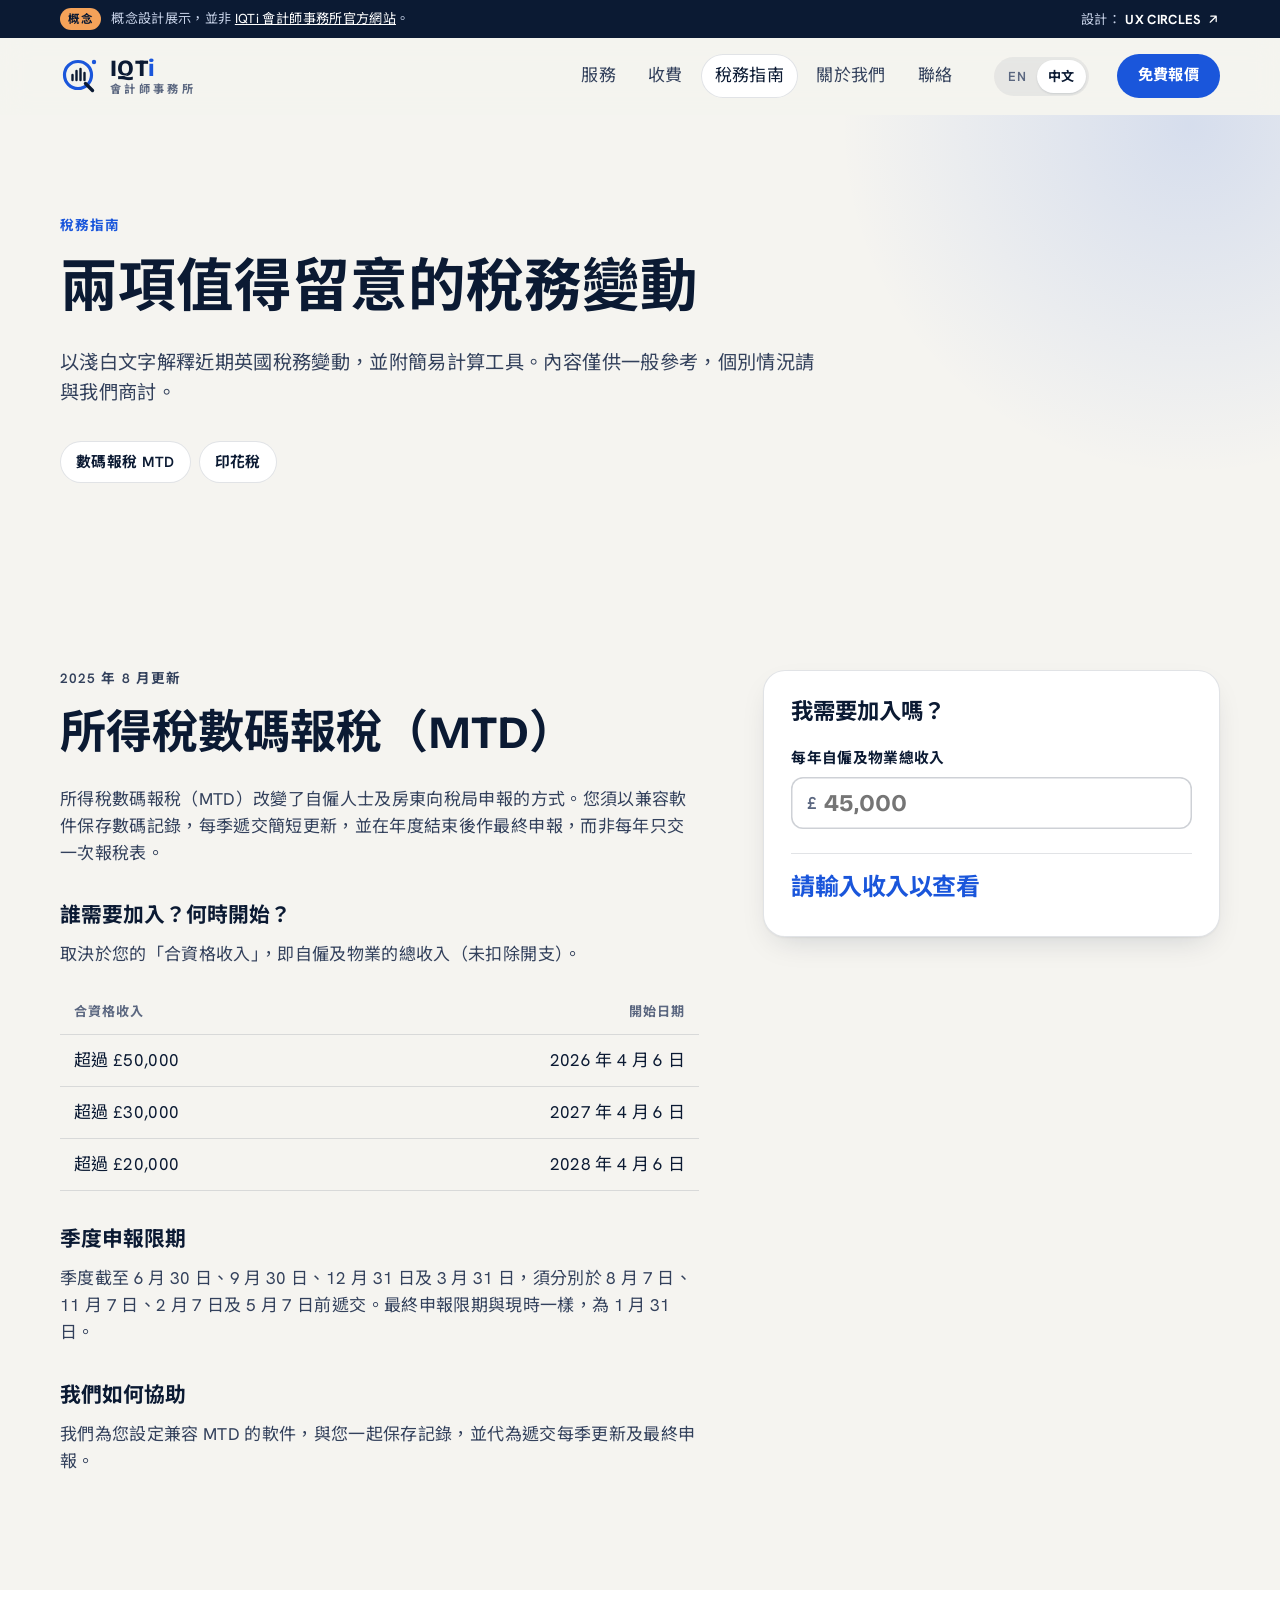
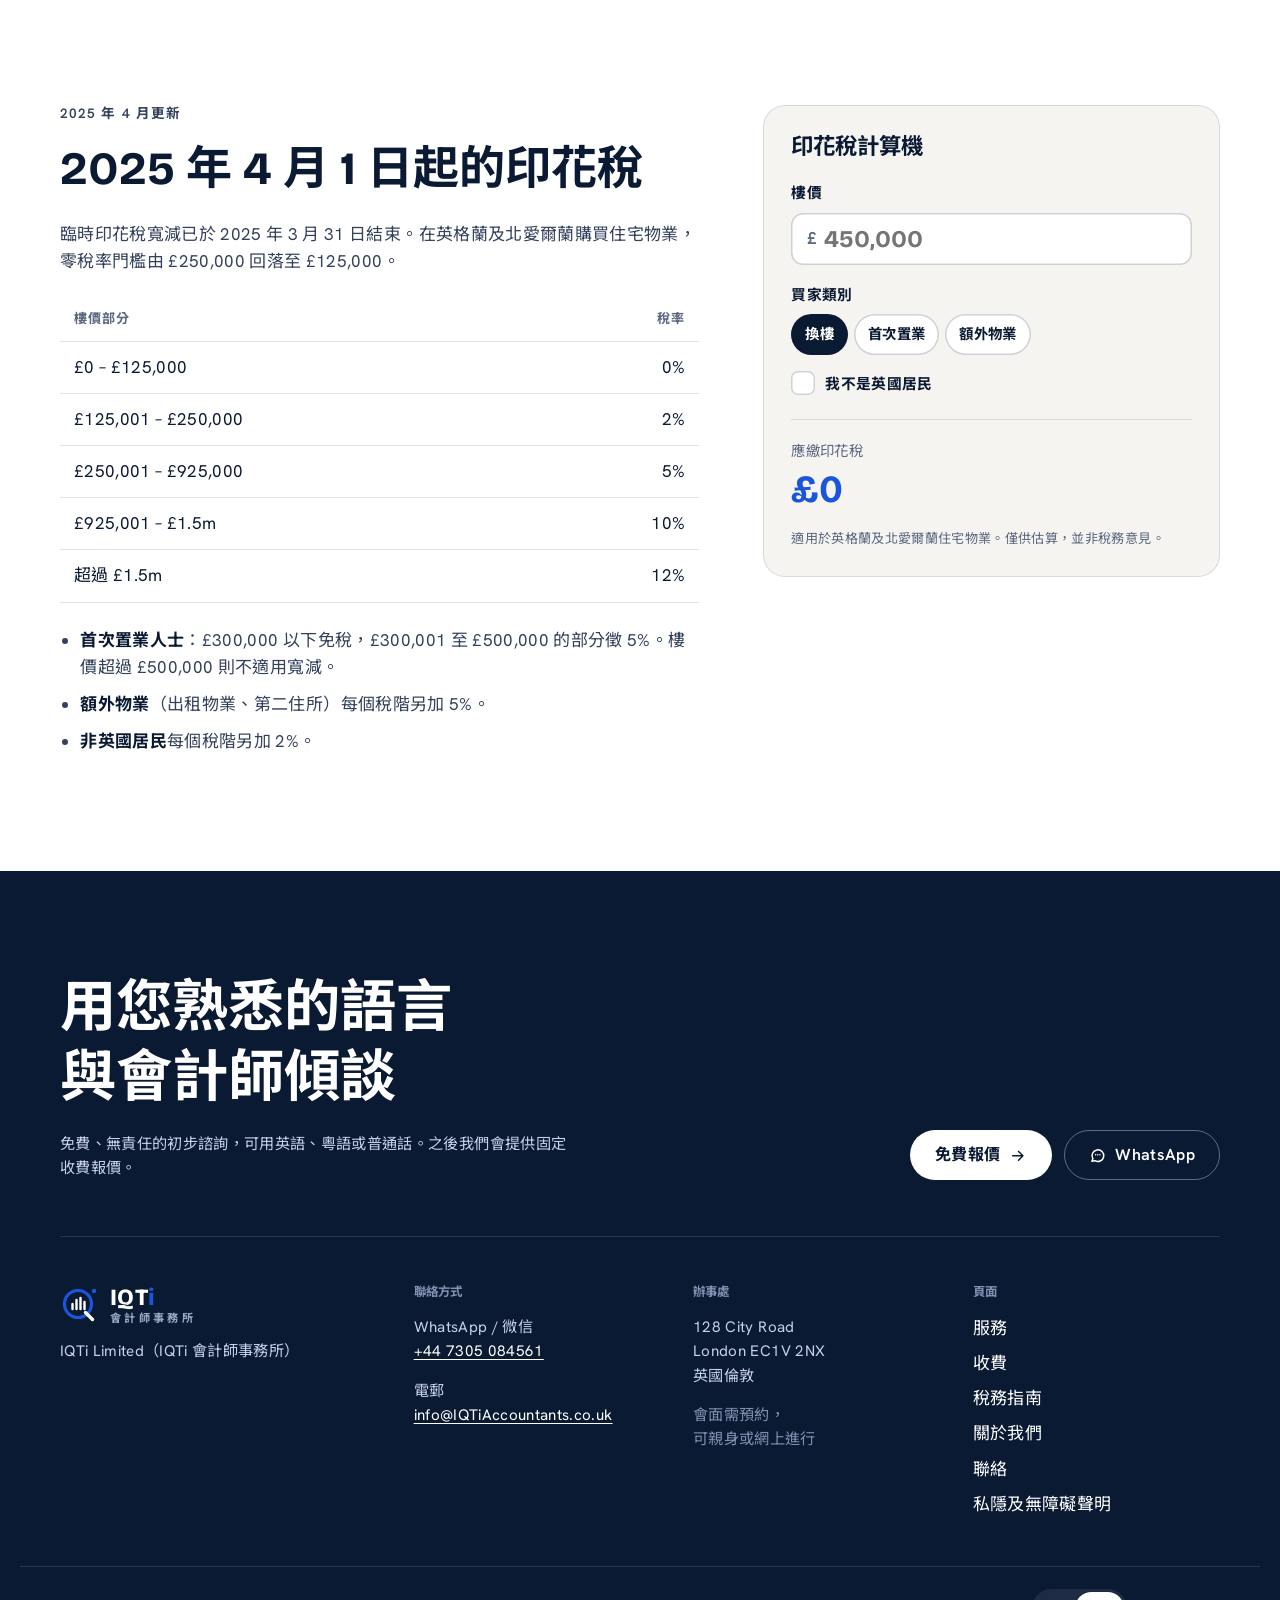
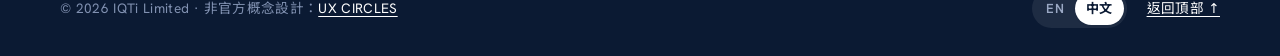
<file: zh/guides.html>
<!doctype html>
<html lang="zh-Hant">
<head>
<meta charset="utf-8">
<meta name="viewport" content="width=device-width, initial-scale=1">
<meta name="robots" content="noindex, nofollow">
<title>稅務指南：所得稅數碼報稅及印花稅 | IQTi 會計師事務所</title>
<meta name="description" content="查看您是否須遵行所得稅數碼報稅（MTD），並按 2025 年 4 月 1 日起的稅率計算印花稅。">
<link rel="canonical" href="https://www.iqtiaccountants.co.uk/zh/guides.html">
<link rel="alternate" hreflang="en-GB" href="https://www.iqtiaccountants.co.uk/guides.html">
<link rel="alternate" hreflang="zh-Hant" href="https://www.iqtiaccountants.co.uk/zh/guides.html">
<link rel="alternate" hreflang="x-default" href="https://www.iqtiaccountants.co.uk/guides.html">
<meta property="og:title" content="稅務指南：所得稅數碼報稅及印花稅 | IQTi 會計師事務所">
<meta property="og:description" content="查看您是否須遵行所得稅數碼報稅（MTD），並按 2025 年 4 月 1 日起的稅率計算印花稅。">
<meta property="og:type" content="website">
<meta property="og:locale" content="zh_HK">
<meta name="theme-color" content="#f5f4f0">
<link rel="icon" href="../assets/img/favicon.svg" type="image/svg+xml">
<link rel="apple-touch-icon" href="../assets/img/apple-touch-icon.png">
<link rel="preload" href="../assets/fonts/bricolage.woff2" as="font" type="font/woff2" crossorigin>
<link rel="preload" href="../assets/fonts/noto-sans-tc-700.woff2" as="font" type="font/woff2" crossorigin>
<link rel="stylesheet" href="../assets/css/style.css?v=2c78a64a">
<script>document.documentElement.classList.add("js")</script>
<script type="application/ld+json">{"@context": "https://schema.org", "@type": "AccountingService", "name": "IQTi Accountants", "alternateName": ["IQTi 會計師事務所", "IQTi Limited"], "url": "https://www.iqtiaccountants.co.uk/", "telephone": "+44 7305 084561", "email": "info@iqtiaccountants.co.uk", "address": {"@type": "PostalAddress", "streetAddress": "128 City Road", "addressLocality": "London", "postalCode": "EC1V 2NX", "addressCountry": "GB"}, "areaServed": "United Kingdom", "knowsLanguage": ["en", "yue", "cmn"]}</script>
</head>
<body class="lang-zh ">
<a class="skip" href="#main">跳至正文</a>
<div class="concept-bar" role="note">
  <div class="wrap concept-inner">
    <p><span class="concept-tag">概念</span><span class="concept-long">概念設計展示，並非 <a href="https://www.iqtiaccountants.co.uk/" target="_blank" rel="noopener">IQTi 會計師事務所官方網站</a>。</span></p>
    <a href="https://ux-circles.com/professionals" target="_blank" rel="noopener"><span class="concept-by">設計：</span><strong>UX CIRCLES</strong> <svg viewBox="0 0 24 24" aria-hidden="true"><path d="M7 17 17 7M8 7h9v9"/></svg></a>
  </div>
</div>
<header class="site-header" data-header>
  <div class="wrap header-inner">
    <a class="brand" href="./" aria-label="IQTi 會計師事務所 — 主頁">
      <svg class="mark" viewBox="0 0 40 40" aria-hidden="true">
  <circle class="mark-ring" cx="18" cy="19" r="13.5"/>
  <path class="mark-bars" d="M12.5 24v-5M16.5 24v-9M20.5 24v-11M24.5 24v-7"/>
  <path class="mark-tail" d="m25.5 27.5 7 7"/>
  <circle class="mark-dot" cx="34" cy="6" r="2.2"/>
</svg>
      <span class="brand-text"><span class="brand-name">IQT<i>i</i></span><span class="brand-sub">會計師事務所</span></span>
    </a>
    <nav class="main-nav" aria-label="主選單"><a href="services.html">服務</a><a href="fees.html">收費</a><a href="guides.html" aria-current="page">稅務指南</a><a href="about.html">關於我們</a><a href="contact.html">聯絡</a></nav>
    <div class="lang" role="group" aria-label="Language / 語言"><a href="../guides.html" lang="en-GB" hreflang="en-GB">EN</a><a href="../zh/guides.html" lang="zh-Hant" hreflang="zh-Hant" aria-current="true">中文</a></div>
    <a class="btn btn-blue header-cta" href="contact.html#quote">免費報價</a>
    <button class="menu-btn" aria-expanded="false" aria-controls="menu"><span class="menu-lines"><span></span><span></span></span><span class="sr">選單</span></button>
  </div>
</header>
<div class="menu" id="menu" hidden>
  <div class="wrap menu-inner">
    <ul class="menu-links"><li><a href="services.html">服務</a></li><li><a href="fees.html">收費</a></li><li><a href="guides.html" aria-current="page">稅務指南</a></li><li><a href="about.html">關於我們</a></li><li><a href="contact.html">聯絡</a></li></ul>
    <div class="menu-foot">
      <a class="btn btn-blue" href="contact.html#quote">免費報價 <svg viewBox="0 0 24 24" aria-hidden="true"><path d="M5 12h14M13 6l6 6-6 6"/></svg></a>
      <a href="https://wa.me/447305084561" target="_blank" rel="noopener"><svg viewBox="0 0 24 24" aria-hidden="true"><path d="M4 19.5 5.3 16A8 8 0 1 1 8 18.7z"/><path d="M9 10.5h.01M12 10.5h.01M15 10.5h.01"/></svg> WhatsApp 07305 084561</a>
      <a href="mailto:info@iqtiaccountants.co.uk"><svg viewBox="0 0 24 24" aria-hidden="true"><rect x="3" y="5" width="18" height="14" rx="2"/><path d="m3 7 9 6 9-6"/></svg> info@IQTiAccountants.co.uk</a>
      <div class="lang" role="group" aria-label="Language / 語言"><a href="../guides.html" lang="en-GB" hreflang="en-GB">EN</a><a href="../zh/guides.html" lang="zh-Hant" hreflang="zh-Hant" aria-current="true">中文</a></div>
    </div>
  </div>
</div>
<main id="main">
<section class="page-head">
  <div class="wrap">
    <p class="eyebrow reveal">稅務指南</p>
    <h1 class="h-xl reveal">兩項值得留意的稅務變動</h1>
    <p class="lead reveal">以淺白文字解釋近期英國稅務變動，並附簡易計算工具。內容僅供一般參考，個別情況請與我們商討。</p>
    <nav class="jump reveal" aria-label="本頁內容"><a href="#mtd">數碼報稅 MTD</a><a href="#sdlt">印花稅</a></nav>
  </div>
</section>
<article class="section guide" id="mtd" aria-labelledby="mtd-title">
  <div class="wrap guide-grid">
    <div class="guide-body">
      <p class="eyebrow">2025 年 8 月更新</p>
      <h2 id="mtd-title" class="h-lg">所得稅數碼報稅（MTD）</h2>
      <p>所得稅數碼報稅（MTD）改變了自僱人士及房東向稅局申報的方式。您須以兼容軟件保存數碼記錄，每季遞交簡短更新，並在年度結束後作最終申報，而非每年只交一次報稅表。</p>
      <h3>誰需要加入？何時開始？</h3>
      <p>取決於您的「合資格收入」，即自僱及物業的總收入（未扣除開支）。</p>
      <table class="tbl">
        <thead><tr><th>合資格收入</th><th>開始日期</th></tr></thead>
        <tbody>
          <tr><td>超過 £50,000</td><td>2026 年 4 月 6 日</td></tr>
          <tr><td>超過 £30,000</td><td>2027 年 4 月 6 日</td></tr>
          <tr><td>超過 £20,000</td><td>2028 年 4 月 6 日</td></tr>
        </tbody>
      </table>
      <h3>季度申報限期</h3>
      <p>季度截至 6 月 30 日、9 月 30 日、12 月 31 日及 3 月 31 日，須分別於 8 月 7 日、11 月 7 日、2 月 7 日及 5 月 7 日前遞交。最終申報限期與現時一樣，為 1 月 31 日。</p>
      <h3>我們如何協助</h3>
      <p>我們為您設定兼容 MTD 的軟件，與您一起保存記錄，並代為遞交每季更新及最終申報。</p>
    </div>
    <aside class="tool reveal" data-mtd aria-labelledby="mtd-tool-h">
      <h3 id="mtd-tool-h">我需要加入嗎？</h3>
      <label for="mtd-income">每年自僱及物業總收入</label>
      <div class="money"><span>£</span><input id="mtd-income" type="text" inputmode="numeric" autocomplete="off" placeholder="45,000"></div>
      <div class="tool-out" aria-live="polite">
        <p class="tool-big" data-mtd-title>請輸入收入以查看</p>
        <p data-mtd-text></p>
      </div>
    </aside>
  </div>
</article>

<article class="section section-tint guide" id="sdlt" aria-labelledby="sdlt-title">
  <div class="wrap guide-grid">
    <div class="guide-body">
      <p class="eyebrow">2025 年 4 月更新</p>
      <h2 id="sdlt-title" class="h-lg">2025 年 4 月 1 日起的印花稅</h2>
      <p>臨時印花稅寬減已於 2025 年 3 月 31 日結束。在英格蘭及北愛爾蘭購買住宅物業，零稅率門檻由 £250,000 回落至 £125,000。</p>
      <table class="tbl">
        <thead><tr><th>樓價部分</th><th>稅率</th></tr></thead>
        <tbody><tr><td>£0 – £125,000</td><td>0%</td></tr><tr><td>£125,001 – £250,000</td><td>2%</td></tr><tr><td>£250,001 – £925,000</td><td>5%</td></tr><tr><td>£925,001 – £1.5m</td><td>10%</td></tr><tr><td>超過 £1.5m</td><td>12%</td></tr></tbody>
      </table>
      <ul class="bullets">
        <li><strong>首次置業人士</strong>：£300,000 以下免稅，£300,001 至 £500,000 的部分徵 5%。樓價超過 £500,000 則不適用寬減。</li>
        <li><strong>額外物業</strong>（出租物業、第二住所）每個稅階另加 5%。</li>
        <li><strong>非英國居民</strong>每個稅階另加 2%。</li>
      </ul>
    </div>
    <aside class="tool reveal" data-sdlt aria-labelledby="sdlt-tool-h">
      <h3 id="sdlt-tool-h">印花稅計算機</h3>
      <label for="sdlt-price">樓價</label>
      <div class="money"><span>£</span><input id="sdlt-price" type="text" inputmode="numeric" autocomplete="off" placeholder="450,000"></div>
      <fieldset class="seg">
        <legend>買家類別</legend>
        <label><input type="radio" name="buyer" value="std" checked><span>換樓</span></label>
        <label><input type="radio" name="buyer" value="ftb"><span>首次置業</span></label>
        <label><input type="radio" name="buyer" value="add"><span>額外物業</span></label>
      </fieldset>
      <label class="check"><input type="checkbox" name="nonres"><span class="est-box"><svg viewBox="0 0 24 24" aria-hidden="true"><path d="m5 12.5 4.5 4.5L19 7.5"/></svg></span>我不是英國居民</label>
      <div class="tool-out" aria-live="polite">
        <p class="tool-label">應繳印花稅</p>
        <p class="tool-big" data-sdlt-total>£0</p>
        <p class="tool-sub" data-sdlt-eff></p>
        <table class="tbl tbl-sm" data-sdlt-table hidden></table>
        <p class="tool-note" data-sdlt-note></p>
      </div>
      <p class="tool-fine">適用於英格蘭及北愛爾蘭住宅物業。僅供估算，並非稅務意見。</p>
    </aside>
  </div>
</article>

</main>
<footer class="site-footer">
  <div class="wrap">
    <div class="footer-top">
      <div>
        <h2 class="footer-q">用您熟悉的語言<br>與會計師傾談</h2>
        <p class="footer-lead">免費、無責任的初步諮詢，可用英語、粵語或普通話。之後我們會提供固定收費報價。</p>
      </div>
      <div class="footer-actions">
        <a class="btn btn-white" href="contact.html#quote">免費報價 <svg viewBox="0 0 24 24" aria-hidden="true"><path d="M5 12h14M13 6l6 6-6 6"/></svg></a>
        <a class="btn btn-line-light" href="https://wa.me/447305084561" target="_blank" rel="noopener"><svg viewBox="0 0 24 24" aria-hidden="true"><path d="M4 19.5 5.3 16A8 8 0 1 1 8 18.7z"/><path d="M9 10.5h.01M12 10.5h.01M15 10.5h.01"/></svg> WhatsApp</a>
      </div>
    </div>
    <div class="footer-grid">
      <div class="f-brand"><a class="brand" href="./" aria-label="IQTi 會計師事務所 — 主頁">
      <svg class="mark" viewBox="0 0 40 40" aria-hidden="true">
  <circle class="mark-ring" cx="18" cy="19" r="13.5"/>
  <path class="mark-bars" d="M12.5 24v-5M16.5 24v-9M20.5 24v-11M24.5 24v-7"/>
  <path class="mark-tail" d="m25.5 27.5 7 7"/>
  <circle class="mark-dot" cx="34" cy="6" r="2.2"/>
</svg>
      <span class="brand-text"><span class="brand-name">IQT<i>i</i></span><span class="brand-sub">會計師事務所</span></span>
    </a><p>IQTi Limited（IQTi 會計師事務所）</p></div>
      <div><h3 class="f-h">聯絡方式</h3>
        <p>WhatsApp / 微信<br><a class="u" href="https://wa.me/447305084561" target="_blank" rel="noopener">+44 7305 084561</a></p>
        <p>電郵<br><a class="u" href="mailto:info@iqtiaccountants.co.uk">info@IQTiAccountants.co.uk</a></p></div>
      <div><h3 class="f-h">辦事處</h3><p>128 City Road<br>London EC1V 2NX<br>英國倫敦</p><p class="muted">會面需預約，<br>可親身或網上進行</p></div>
      <div><h3 class="f-h">頁面</h3><ul class="f-links"><li><a href="services.html">服務</a></li><li><a href="fees.html">收費</a></li><li><a href="guides.html">稅務指南</a></li><li><a href="about.html">關於我們</a></li><li><a href="contact.html">聯絡</a></li><li><a href="legal.html">私隱及無障礙聲明</a></li></ul></div>
    </div>
  </div>
  <div class="wrap footer-base">
    <span>© <span data-year>2026</span> IQTi Limited · <span class="concept-note">非官方概念設計：<a class="u" href="https://ux-circles.com/professionals" target="_blank" rel="noopener">UX CIRCLES</a></span></span>
    <span class="footer-base-r"><div class="lang" role="group" aria-label="Language / 語言"><a href="../guides.html" lang="en-GB" hreflang="en-GB">EN</a><a href="../zh/guides.html" lang="zh-Hant" hreflang="zh-Hant" aria-current="true">中文</a></div><a href="#main" class="u">返回頂部 ↑</a></span>
  </div>
</footer>
<nav class="action-bar" aria-label="快速聯絡">
  <a href="tel:+447305084561"><svg viewBox="0 0 24 24" aria-hidden="true"><path d="M5 4h4l2 5-2.5 1.5a11 11 0 0 0 5 5L15 13l5 2v4a2 2 0 0 1-2 2A16 16 0 0 1 3 6a2 2 0 0 1 2-2"/></svg><span>致電</span></a>
  <a href="https://wa.me/447305084561" target="_blank" rel="noopener"><svg viewBox="0 0 24 24" aria-hidden="true"><path d="M4 19.5 5.3 16A8 8 0 1 1 8 18.7z"/><path d="M9 10.5h.01M12 10.5h.01M15 10.5h.01"/></svg><span>WhatsApp</span></a>
  <a class="ab-quote" href="contact.html#quote"><svg viewBox="0 0 24 24" aria-hidden="true"><path d="M5 12h14M13 6l6 6-6 6"/></svg><span>免費報價</span></a>
</nav>
<script>window.IQTI = {"perMonth": "/ 月", "perYear": "每年", "pickOne": "請剔選服務以查看估算", "approx": "一般固定收費", "services": "項服務", "mtd": {"empty": "請輸入收入以查看", "in26": ["您已須遵行 MTD", "您的合資格收入超過 £50,000，自 2026 年 4 月 6 日起須遵行所得稅數碼報稅（MTD）。首份季度申報已於 2026 年 8 月 7 日到期。"], "in27": ["2027 年 4 月 6 日起適用", "合資格收入超過 £30,000，將根據 2025/26 年度報稅表，自 2027 年 4 月 6 日起須遵行 MTD。"], "in28": ["2028 年 4 月 6 日起適用", "合資格收入超過 £20,000，將根據 2026/27 年度報稅表，自 2028 年 4 月 6 日起須遵行 MTD。"], "out": ["暫時無須加入", "收入低於 £20,000 暫時無須加入。如收入增加請留意，我們亦可協助您提早自願加入。"]}, "sdlt": {"total": "應繳印花稅", "eff": "實際稅率", "band": "稅階", "rate": "稅率", "tax": "稅款", "upTo": "不超過", "above": "超過", "ftbOver": "樓價超過 £500,000，不適用首次置業寬減，按標準稅率計算。"}, "form": {"subject": "報價查詢", "name": "姓名", "email": "電郵", "phone": "電話", "type": "業務類型", "turnover": "年營業額", "vat": "增值稅申報", "payroll": "薪酬管理", "books": "記帳", "msg": "訊息", "lang": "希望使用的語言", "hello": "您好 IQTi，我想查詢報價。", "missing": "請填寫已標示的欄位。"}};</script>
<script src="../assets/js/main.js?v=eba55646" defer></script>
</body>
</html>
</file>
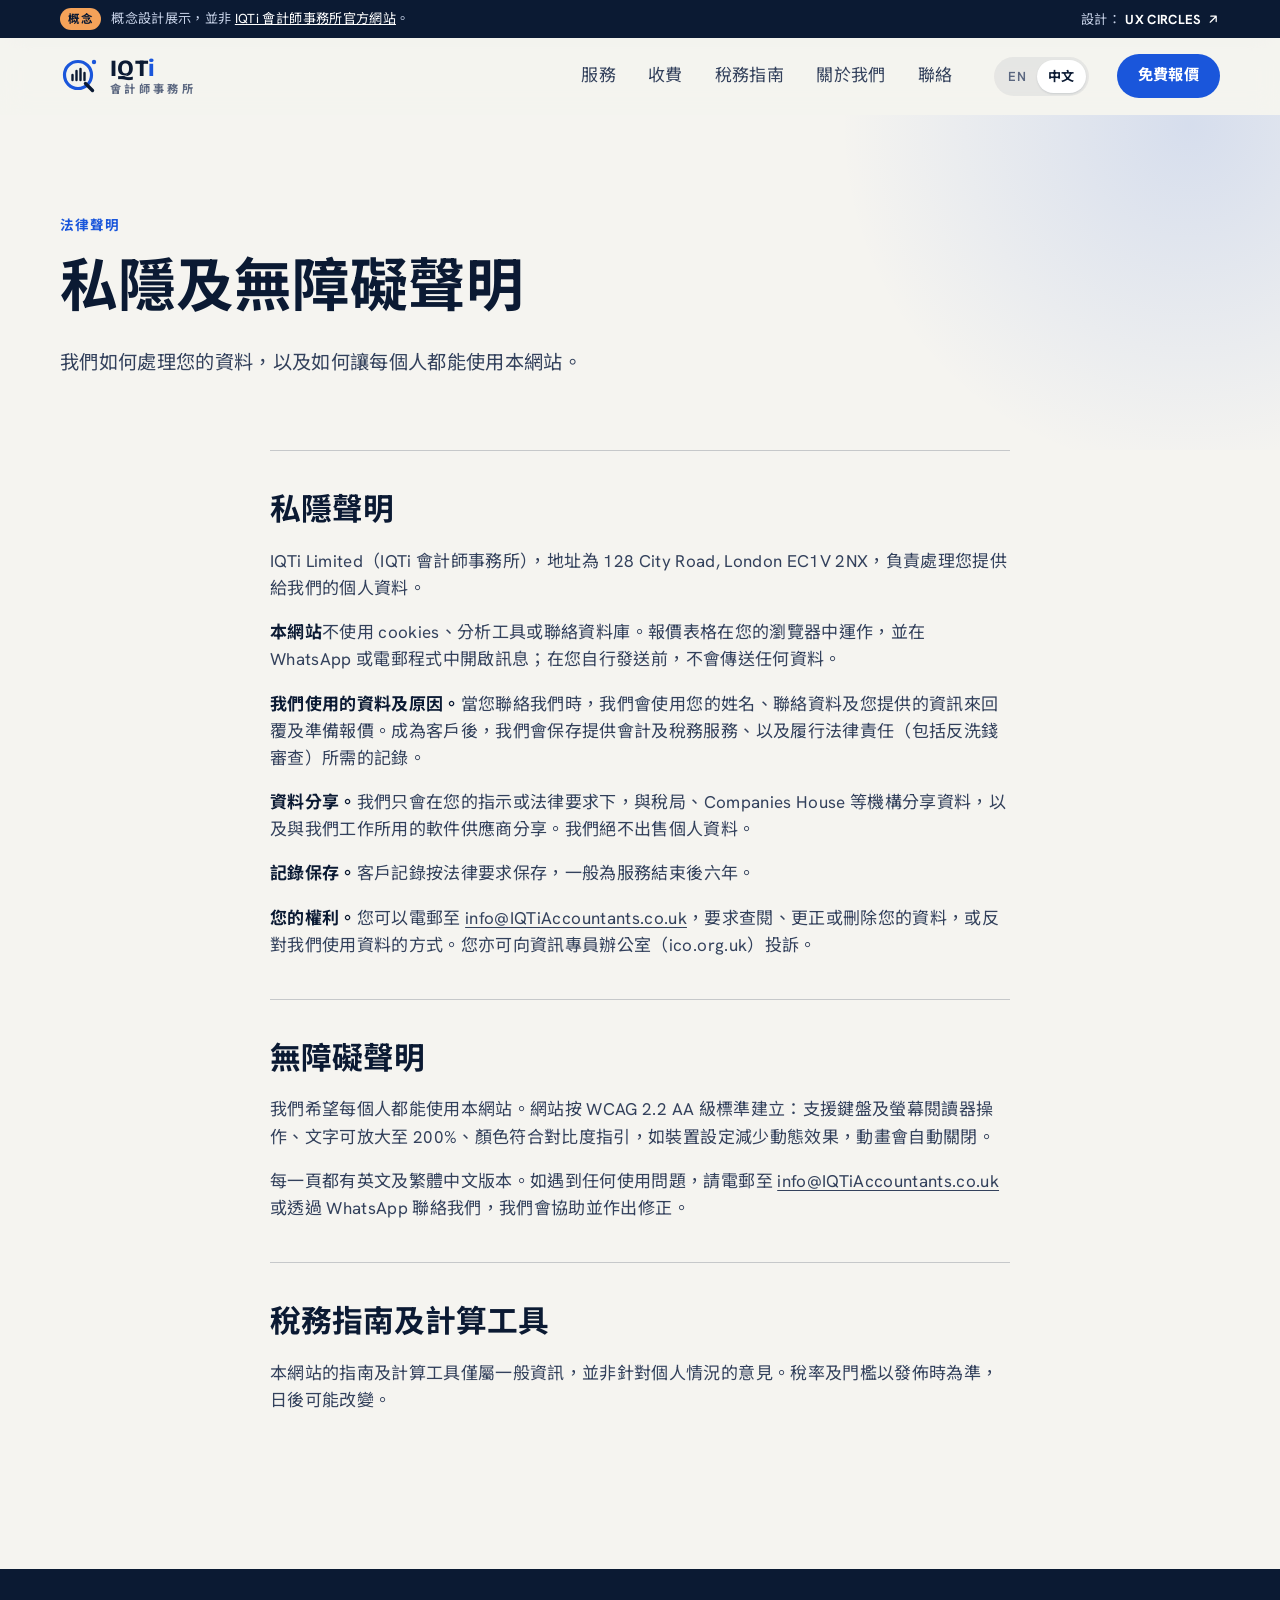
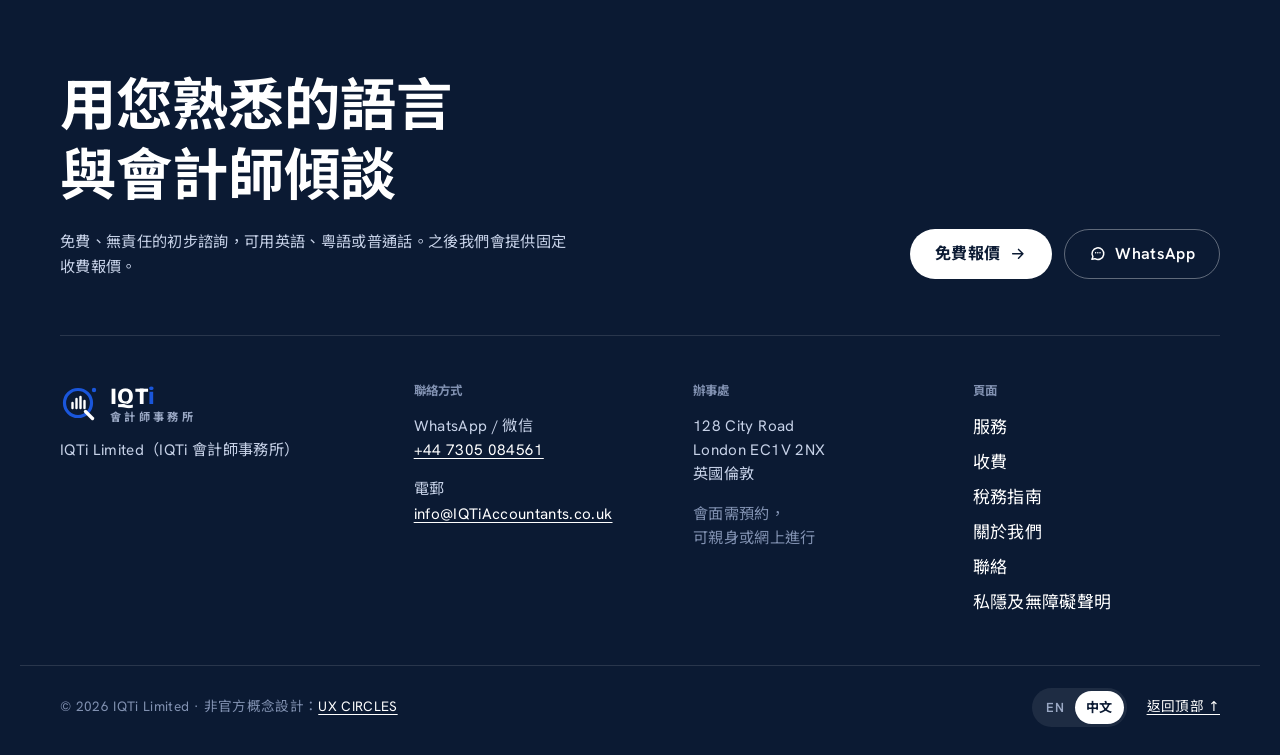
<file: zh/legal.html>
<!doctype html>
<html lang="zh-Hant">
<head>
<meta charset="utf-8">
<meta name="viewport" content="width=device-width, initial-scale=1">
<meta name="robots" content="noindex, nofollow">
<title>私隱及無障礙聲明 | IQTi 會計師事務所</title>
<meta name="description" content="IQTi 會計師事務所的私隱聲明及無障礙聲明。">
<link rel="canonical" href="https://www.iqtiaccountants.co.uk/zh/legal.html">
<link rel="alternate" hreflang="en-GB" href="https://www.iqtiaccountants.co.uk/legal.html">
<link rel="alternate" hreflang="zh-Hant" href="https://www.iqtiaccountants.co.uk/zh/legal.html">
<link rel="alternate" hreflang="x-default" href="https://www.iqtiaccountants.co.uk/legal.html">
<meta property="og:title" content="私隱及無障礙聲明 | IQTi 會計師事務所">
<meta property="og:description" content="IQTi 會計師事務所的私隱聲明及無障礙聲明。">
<meta property="og:type" content="website">
<meta property="og:locale" content="zh_HK">
<meta name="theme-color" content="#f5f4f0">
<link rel="icon" href="../assets/img/favicon.svg" type="image/svg+xml">
<link rel="apple-touch-icon" href="../assets/img/apple-touch-icon.png">
<link rel="preload" href="../assets/fonts/bricolage.woff2" as="font" type="font/woff2" crossorigin>
<link rel="preload" href="../assets/fonts/noto-sans-tc-700.woff2" as="font" type="font/woff2" crossorigin>
<link rel="stylesheet" href="../assets/css/style.css?v=2c78a64a">
<script>document.documentElement.classList.add("js")</script>
<script type="application/ld+json">{"@context": "https://schema.org", "@type": "AccountingService", "name": "IQTi Accountants", "alternateName": ["IQTi 會計師事務所", "IQTi Limited"], "url": "https://www.iqtiaccountants.co.uk/", "telephone": "+44 7305 084561", "email": "info@iqtiaccountants.co.uk", "address": {"@type": "PostalAddress", "streetAddress": "128 City Road", "addressLocality": "London", "postalCode": "EC1V 2NX", "addressCountry": "GB"}, "areaServed": "United Kingdom", "knowsLanguage": ["en", "yue", "cmn"]}</script>
</head>
<body class="lang-zh ">
<a class="skip" href="#main">跳至正文</a>
<div class="concept-bar" role="note">
  <div class="wrap concept-inner">
    <p><span class="concept-tag">概念</span><span class="concept-long">概念設計展示，並非 <a href="https://www.iqtiaccountants.co.uk/" target="_blank" rel="noopener">IQTi 會計師事務所官方網站</a>。</span></p>
    <a href="https://ux-circles.com/professionals" target="_blank" rel="noopener"><span class="concept-by">設計：</span><strong>UX CIRCLES</strong> <svg viewBox="0 0 24 24" aria-hidden="true"><path d="M7 17 17 7M8 7h9v9"/></svg></a>
  </div>
</div>
<header class="site-header" data-header>
  <div class="wrap header-inner">
    <a class="brand" href="./" aria-label="IQTi 會計師事務所 — 主頁">
      <svg class="mark" viewBox="0 0 40 40" aria-hidden="true">
  <circle class="mark-ring" cx="18" cy="19" r="13.5"/>
  <path class="mark-bars" d="M12.5 24v-5M16.5 24v-9M20.5 24v-11M24.5 24v-7"/>
  <path class="mark-tail" d="m25.5 27.5 7 7"/>
  <circle class="mark-dot" cx="34" cy="6" r="2.2"/>
</svg>
      <span class="brand-text"><span class="brand-name">IQT<i>i</i></span><span class="brand-sub">會計師事務所</span></span>
    </a>
    <nav class="main-nav" aria-label="主選單"><a href="services.html">服務</a><a href="fees.html">收費</a><a href="guides.html">稅務指南</a><a href="about.html">關於我們</a><a href="contact.html">聯絡</a></nav>
    <div class="lang" role="group" aria-label="Language / 語言"><a href="../legal.html" lang="en-GB" hreflang="en-GB">EN</a><a href="../zh/legal.html" lang="zh-Hant" hreflang="zh-Hant" aria-current="true">中文</a></div>
    <a class="btn btn-blue header-cta" href="contact.html#quote">免費報價</a>
    <button class="menu-btn" aria-expanded="false" aria-controls="menu"><span class="menu-lines"><span></span><span></span></span><span class="sr">選單</span></button>
  </div>
</header>
<div class="menu" id="menu" hidden>
  <div class="wrap menu-inner">
    <ul class="menu-links"><li><a href="services.html">服務</a></li><li><a href="fees.html">收費</a></li><li><a href="guides.html">稅務指南</a></li><li><a href="about.html">關於我們</a></li><li><a href="contact.html">聯絡</a></li></ul>
    <div class="menu-foot">
      <a class="btn btn-blue" href="contact.html#quote">免費報價 <svg viewBox="0 0 24 24" aria-hidden="true"><path d="M5 12h14M13 6l6 6-6 6"/></svg></a>
      <a href="https://wa.me/447305084561" target="_blank" rel="noopener"><svg viewBox="0 0 24 24" aria-hidden="true"><path d="M4 19.5 5.3 16A8 8 0 1 1 8 18.7z"/><path d="M9 10.5h.01M12 10.5h.01M15 10.5h.01"/></svg> WhatsApp 07305 084561</a>
      <a href="mailto:info@iqtiaccountants.co.uk"><svg viewBox="0 0 24 24" aria-hidden="true"><rect x="3" y="5" width="18" height="14" rx="2"/><path d="m3 7 9 6 9-6"/></svg> info@IQTiAccountants.co.uk</a>
      <div class="lang" role="group" aria-label="Language / 語言"><a href="../legal.html" lang="en-GB" hreflang="en-GB">EN</a><a href="../zh/legal.html" lang="zh-Hant" hreflang="zh-Hant" aria-current="true">中文</a></div>
    </div>
  </div>
</div>
<main id="main">
<section class="page-head">
  <div class="wrap">
    <p class="eyebrow reveal">法律聲明</p>
    <h1 class="h-xl reveal">私隱及無障礙聲明</h1>
    <p class="lead reveal">我們如何處理您的資料，以及如何讓每個人都能使用本網站。</p>
    
  </div>
</section>
<div class="wrap legal"><section class="legal-sec" aria-labelledby="l0"><h2 id="l0" class="h-md">私隱聲明</h2><p>IQTi Limited（IQTi 會計師事務所），地址為 128 City Road, London EC1V 2NX，負責處理您提供給我們的個人資料。</p><p><strong>本網站</strong>不使用 cookies、分析工具或聯絡資料庫。報價表格在您的瀏覽器中運作，並在 WhatsApp 或電郵程式中開啟訊息；在您自行發送前，不會傳送任何資料。</p><p><strong>我們使用的資料及原因。</strong>當您聯絡我們時，我們會使用您的姓名、聯絡資料及您提供的資訊來回覆及準備報價。成為客戶後，我們會保存提供會計及稅務服務、以及履行法律責任（包括反洗錢審查）所需的記錄。</p><p><strong>資料分享。</strong>我們只會在您的指示或法律要求下，與稅局、Companies House 等機構分享資料，以及與我們工作所用的軟件供應商分享。我們絕不出售個人資料。</p><p><strong>記錄保存。</strong>客戶記錄按法律要求保存，一般為服務結束後六年。</p><p><strong>您的權利。</strong>您可以電郵至 <a class="u" href="mailto:info@iqtiaccountants.co.uk">info@IQTiAccountants.co.uk</a>，要求查閱、更正或刪除您的資料，或反對我們使用資料的方式。您亦可向資訊專員辦公室（ico.org.uk）投訴。</p></section><section class="legal-sec" aria-labelledby="l1"><h2 id="l1" class="h-md">無障礙聲明</h2><p>我們希望每個人都能使用本網站。網站按 WCAG 2.2 AA 級標準建立：支援鍵盤及螢幕閱讀器操作、文字可放大至 200%、顏色符合對比度指引，如裝置設定減少動態效果，動畫會自動關閉。</p><p>每一頁都有英文及繁體中文版本。如遇到任何使用問題，請電郵至 <a class="u" href="mailto:info@iqtiaccountants.co.uk">info@IQTiAccountants.co.uk</a> 或透過 WhatsApp 聯絡我們，我們會協助並作出修正。</p></section><section class="legal-sec" aria-labelledby="l2"><h2 id="l2" class="h-md">稅務指南及計算工具</h2><p>本網站的指南及計算工具僅屬一般資訊，並非針對個人情況的意見。稅率及門檻以發佈時為準，日後可能改變。</p></section></div>
</main>
<footer class="site-footer">
  <div class="wrap">
    <div class="footer-top">
      <div>
        <h2 class="footer-q">用您熟悉的語言<br>與會計師傾談</h2>
        <p class="footer-lead">免費、無責任的初步諮詢，可用英語、粵語或普通話。之後我們會提供固定收費報價。</p>
      </div>
      <div class="footer-actions">
        <a class="btn btn-white" href="contact.html#quote">免費報價 <svg viewBox="0 0 24 24" aria-hidden="true"><path d="M5 12h14M13 6l6 6-6 6"/></svg></a>
        <a class="btn btn-line-light" href="https://wa.me/447305084561" target="_blank" rel="noopener"><svg viewBox="0 0 24 24" aria-hidden="true"><path d="M4 19.5 5.3 16A8 8 0 1 1 8 18.7z"/><path d="M9 10.5h.01M12 10.5h.01M15 10.5h.01"/></svg> WhatsApp</a>
      </div>
    </div>
    <div class="footer-grid">
      <div class="f-brand"><a class="brand" href="./" aria-label="IQTi 會計師事務所 — 主頁">
      <svg class="mark" viewBox="0 0 40 40" aria-hidden="true">
  <circle class="mark-ring" cx="18" cy="19" r="13.5"/>
  <path class="mark-bars" d="M12.5 24v-5M16.5 24v-9M20.5 24v-11M24.5 24v-7"/>
  <path class="mark-tail" d="m25.5 27.5 7 7"/>
  <circle class="mark-dot" cx="34" cy="6" r="2.2"/>
</svg>
      <span class="brand-text"><span class="brand-name">IQT<i>i</i></span><span class="brand-sub">會計師事務所</span></span>
    </a><p>IQTi Limited（IQTi 會計師事務所）</p></div>
      <div><h3 class="f-h">聯絡方式</h3>
        <p>WhatsApp / 微信<br><a class="u" href="https://wa.me/447305084561" target="_blank" rel="noopener">+44 7305 084561</a></p>
        <p>電郵<br><a class="u" href="mailto:info@iqtiaccountants.co.uk">info@IQTiAccountants.co.uk</a></p></div>
      <div><h3 class="f-h">辦事處</h3><p>128 City Road<br>London EC1V 2NX<br>英國倫敦</p><p class="muted">會面需預約，<br>可親身或網上進行</p></div>
      <div><h3 class="f-h">頁面</h3><ul class="f-links"><li><a href="services.html">服務</a></li><li><a href="fees.html">收費</a></li><li><a href="guides.html">稅務指南</a></li><li><a href="about.html">關於我們</a></li><li><a href="contact.html">聯絡</a></li><li><a href="legal.html">私隱及無障礙聲明</a></li></ul></div>
    </div>
  </div>
  <div class="wrap footer-base">
    <span>© <span data-year>2026</span> IQTi Limited · <span class="concept-note">非官方概念設計：<a class="u" href="https://ux-circles.com/professionals" target="_blank" rel="noopener">UX CIRCLES</a></span></span>
    <span class="footer-base-r"><div class="lang" role="group" aria-label="Language / 語言"><a href="../legal.html" lang="en-GB" hreflang="en-GB">EN</a><a href="../zh/legal.html" lang="zh-Hant" hreflang="zh-Hant" aria-current="true">中文</a></div><a href="#main" class="u">返回頂部 ↑</a></span>
  </div>
</footer>
<nav class="action-bar" aria-label="快速聯絡">
  <a href="tel:+447305084561"><svg viewBox="0 0 24 24" aria-hidden="true"><path d="M5 4h4l2 5-2.5 1.5a11 11 0 0 0 5 5L15 13l5 2v4a2 2 0 0 1-2 2A16 16 0 0 1 3 6a2 2 0 0 1 2-2"/></svg><span>致電</span></a>
  <a href="https://wa.me/447305084561" target="_blank" rel="noopener"><svg viewBox="0 0 24 24" aria-hidden="true"><path d="M4 19.5 5.3 16A8 8 0 1 1 8 18.7z"/><path d="M9 10.5h.01M12 10.5h.01M15 10.5h.01"/></svg><span>WhatsApp</span></a>
  <a class="ab-quote" href="contact.html#quote"><svg viewBox="0 0 24 24" aria-hidden="true"><path d="M5 12h14M13 6l6 6-6 6"/></svg><span>免費報價</span></a>
</nav>
<script>window.IQTI = {"perMonth": "/ 月", "perYear": "每年", "pickOne": "請剔選服務以查看估算", "approx": "一般固定收費", "services": "項服務", "mtd": {"empty": "請輸入收入以查看", "in26": ["您已須遵行 MTD", "您的合資格收入超過 £50,000，自 2026 年 4 月 6 日起須遵行所得稅數碼報稅（MTD）。首份季度申報已於 2026 年 8 月 7 日到期。"], "in27": ["2027 年 4 月 6 日起適用", "合資格收入超過 £30,000，將根據 2025/26 年度報稅表，自 2027 年 4 月 6 日起須遵行 MTD。"], "in28": ["2028 年 4 月 6 日起適用", "合資格收入超過 £20,000，將根據 2026/27 年度報稅表，自 2028 年 4 月 6 日起須遵行 MTD。"], "out": ["暫時無須加入", "收入低於 £20,000 暫時無須加入。如收入增加請留意，我們亦可協助您提早自願加入。"]}, "sdlt": {"total": "應繳印花稅", "eff": "實際稅率", "band": "稅階", "rate": "稅率", "tax": "稅款", "upTo": "不超過", "above": "超過", "ftbOver": "樓價超過 £500,000，不適用首次置業寬減，按標準稅率計算。"}, "form": {"subject": "報價查詢", "name": "姓名", "email": "電郵", "phone": "電話", "type": "業務類型", "turnover": "年營業額", "vat": "增值稅申報", "payroll": "薪酬管理", "books": "記帳", "msg": "訊息", "lang": "希望使用的語言", "hello": "您好 IQTi，我想查詢報價。", "missing": "請填寫已標示的欄位。"}};</script>
<script src="../assets/js/main.js?v=eba55646" defer></script>
</body>
</html>
</file>
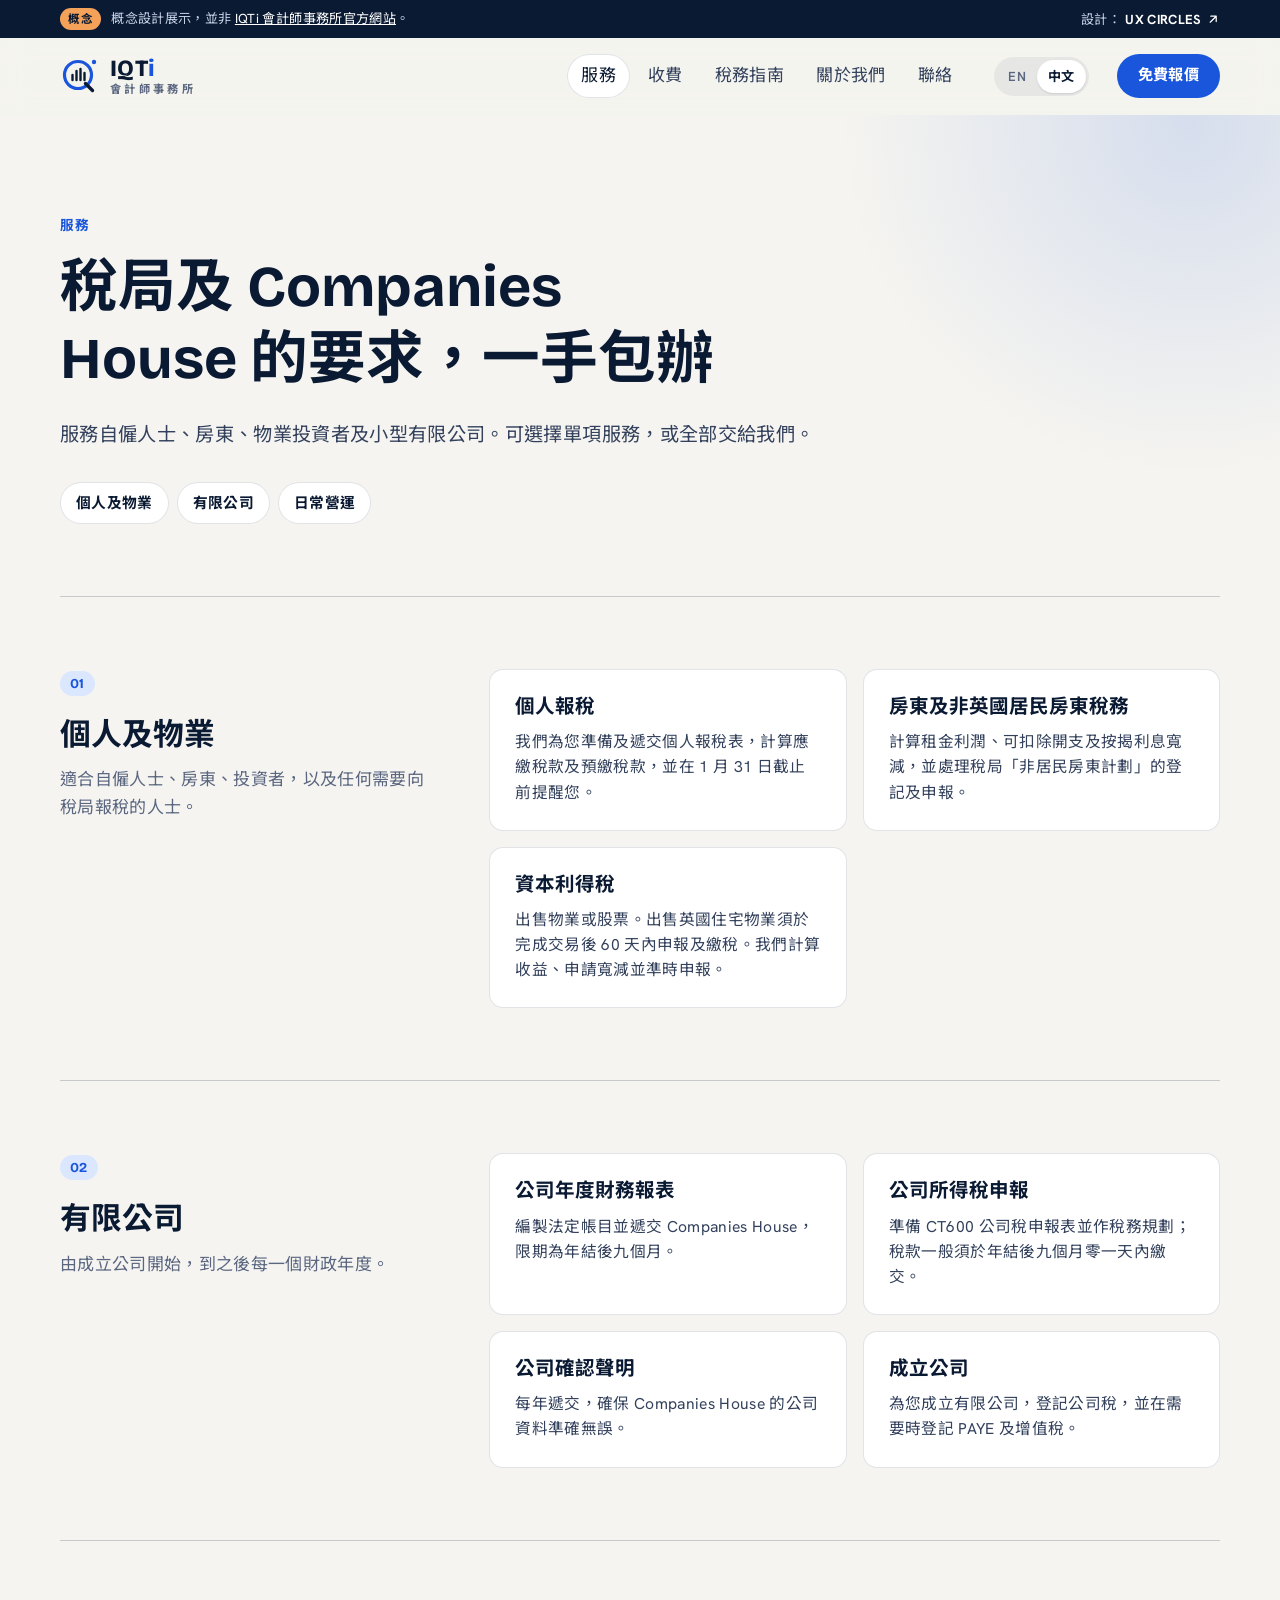
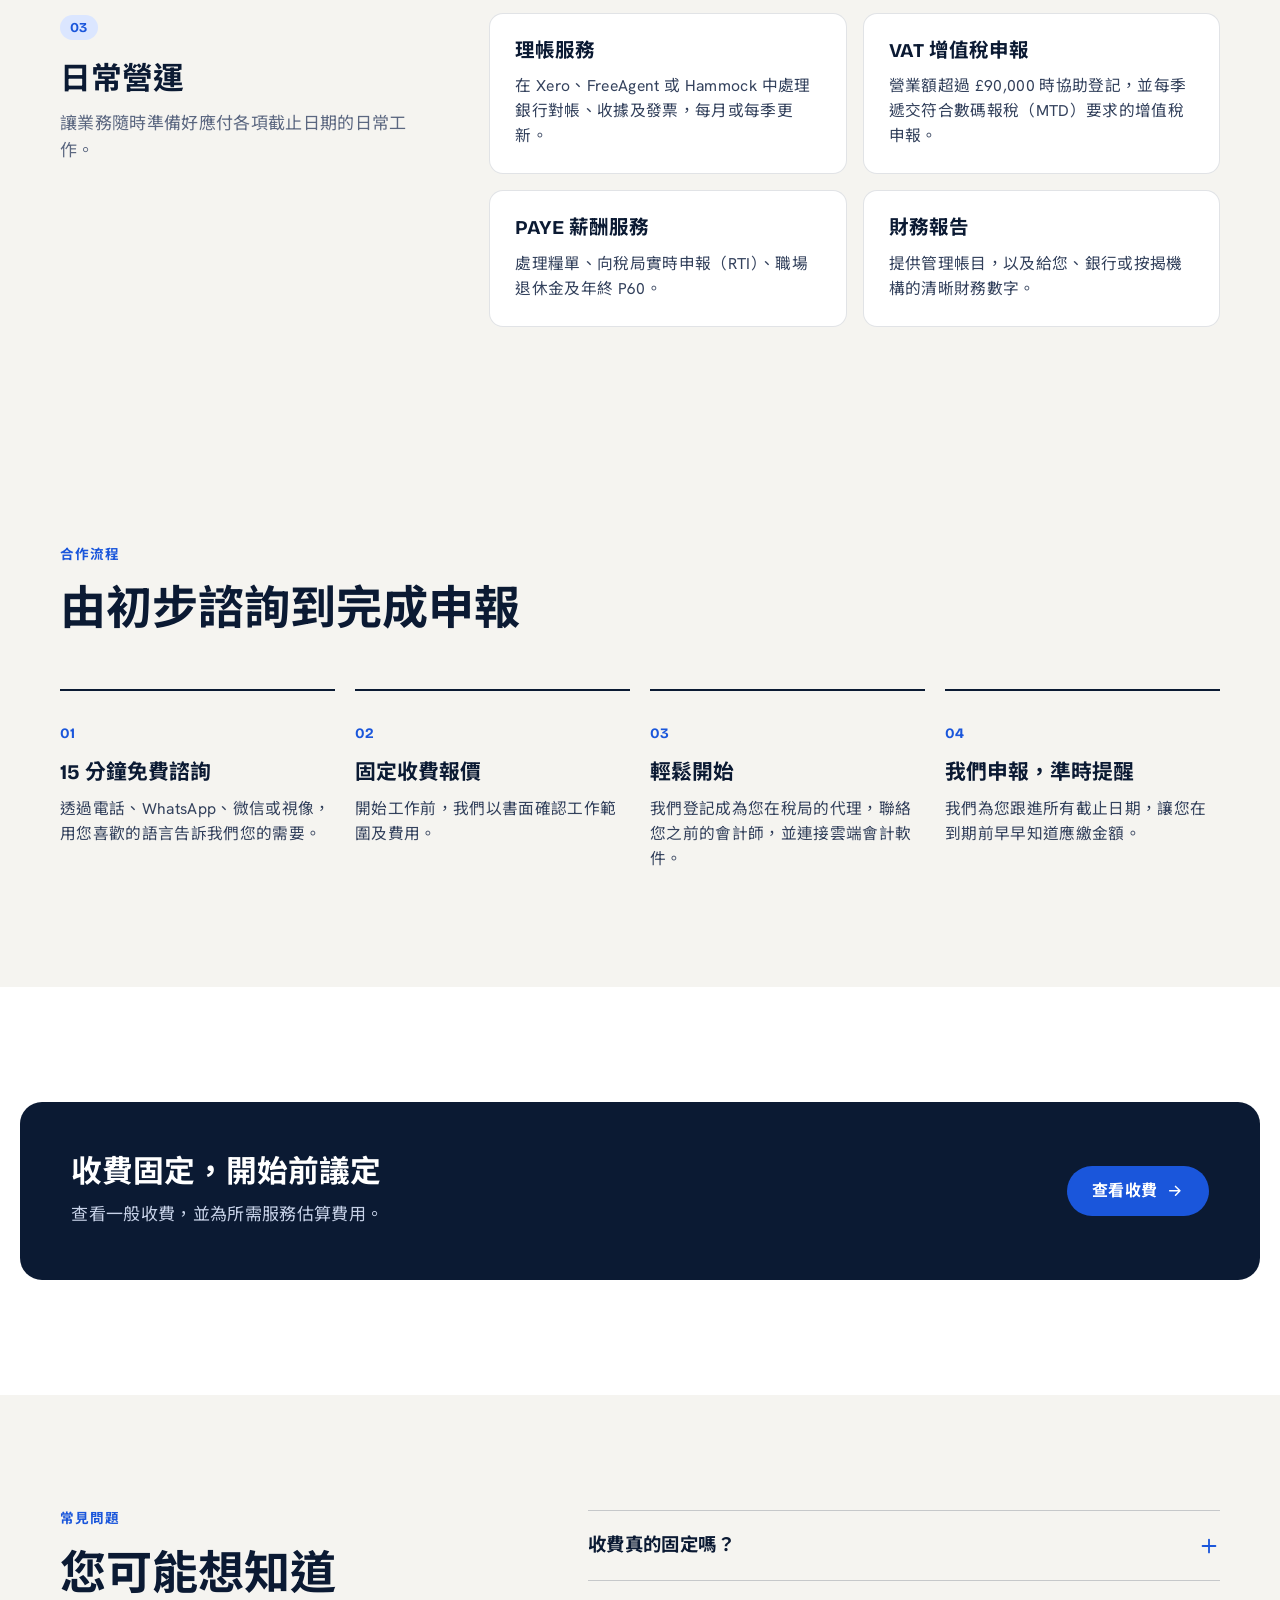
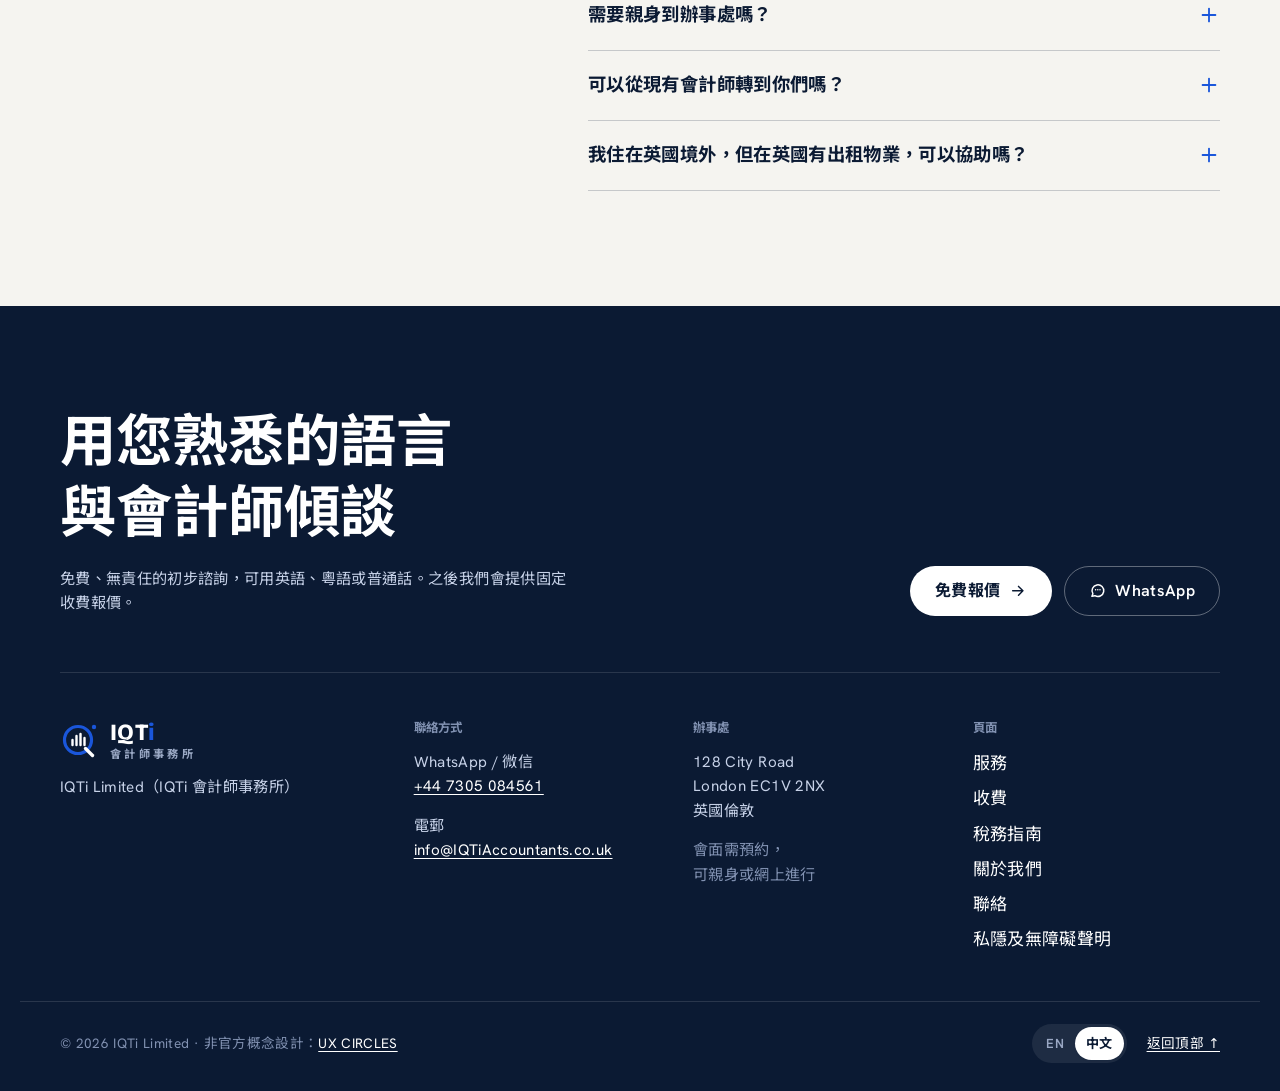
<file: zh/services.html>
<!doctype html>
<html lang="zh-Hant">
<head>
<meta charset="utf-8">
<meta name="viewport" content="width=device-width, initial-scale=1">
<meta name="robots" content="noindex, nofollow">
<title>服務 | IQTi 會計師事務所</title>
<meta name="description" content="個人報稅、房東及非居民房東稅務、資本利得稅、公司帳目、公司稅、增值稅、PAYE 薪酬、理帳及成立公司。">
<link rel="canonical" href="https://www.iqtiaccountants.co.uk/zh/services.html">
<link rel="alternate" hreflang="en-GB" href="https://www.iqtiaccountants.co.uk/services.html">
<link rel="alternate" hreflang="zh-Hant" href="https://www.iqtiaccountants.co.uk/zh/services.html">
<link rel="alternate" hreflang="x-default" href="https://www.iqtiaccountants.co.uk/services.html">
<meta property="og:title" content="服務 | IQTi 會計師事務所">
<meta property="og:description" content="個人報稅、房東及非居民房東稅務、資本利得稅、公司帳目、公司稅、增值稅、PAYE 薪酬、理帳及成立公司。">
<meta property="og:type" content="website">
<meta property="og:locale" content="zh_HK">
<meta name="theme-color" content="#f5f4f0">
<link rel="icon" href="../assets/img/favicon.svg" type="image/svg+xml">
<link rel="apple-touch-icon" href="../assets/img/apple-touch-icon.png">
<link rel="preload" href="../assets/fonts/bricolage.woff2" as="font" type="font/woff2" crossorigin>
<link rel="preload" href="../assets/fonts/noto-sans-tc-700.woff2" as="font" type="font/woff2" crossorigin>
<link rel="stylesheet" href="../assets/css/style.css?v=2c78a64a">
<script>document.documentElement.classList.add("js")</script>
<script type="application/ld+json">{"@context": "https://schema.org", "@type": "AccountingService", "name": "IQTi Accountants", "alternateName": ["IQTi 會計師事務所", "IQTi Limited"], "url": "https://www.iqtiaccountants.co.uk/", "telephone": "+44 7305 084561", "email": "info@iqtiaccountants.co.uk", "address": {"@type": "PostalAddress", "streetAddress": "128 City Road", "addressLocality": "London", "postalCode": "EC1V 2NX", "addressCountry": "GB"}, "areaServed": "United Kingdom", "knowsLanguage": ["en", "yue", "cmn"]}</script>
</head>
<body class="lang-zh ">
<a class="skip" href="#main">跳至正文</a>
<div class="concept-bar" role="note">
  <div class="wrap concept-inner">
    <p><span class="concept-tag">概念</span><span class="concept-long">概念設計展示，並非 <a href="https://www.iqtiaccountants.co.uk/" target="_blank" rel="noopener">IQTi 會計師事務所官方網站</a>。</span></p>
    <a href="https://ux-circles.com/professionals" target="_blank" rel="noopener"><span class="concept-by">設計：</span><strong>UX CIRCLES</strong> <svg viewBox="0 0 24 24" aria-hidden="true"><path d="M7 17 17 7M8 7h9v9"/></svg></a>
  </div>
</div>
<header class="site-header" data-header>
  <div class="wrap header-inner">
    <a class="brand" href="./" aria-label="IQTi 會計師事務所 — 主頁">
      <svg class="mark" viewBox="0 0 40 40" aria-hidden="true">
  <circle class="mark-ring" cx="18" cy="19" r="13.5"/>
  <path class="mark-bars" d="M12.5 24v-5M16.5 24v-9M20.5 24v-11M24.5 24v-7"/>
  <path class="mark-tail" d="m25.5 27.5 7 7"/>
  <circle class="mark-dot" cx="34" cy="6" r="2.2"/>
</svg>
      <span class="brand-text"><span class="brand-name">IQT<i>i</i></span><span class="brand-sub">會計師事務所</span></span>
    </a>
    <nav class="main-nav" aria-label="主選單"><a href="services.html" aria-current="page">服務</a><a href="fees.html">收費</a><a href="guides.html">稅務指南</a><a href="about.html">關於我們</a><a href="contact.html">聯絡</a></nav>
    <div class="lang" role="group" aria-label="Language / 語言"><a href="../services.html" lang="en-GB" hreflang="en-GB">EN</a><a href="../zh/services.html" lang="zh-Hant" hreflang="zh-Hant" aria-current="true">中文</a></div>
    <a class="btn btn-blue header-cta" href="contact.html#quote">免費報價</a>
    <button class="menu-btn" aria-expanded="false" aria-controls="menu"><span class="menu-lines"><span></span><span></span></span><span class="sr">選單</span></button>
  </div>
</header>
<div class="menu" id="menu" hidden>
  <div class="wrap menu-inner">
    <ul class="menu-links"><li><a href="services.html" aria-current="page">服務</a></li><li><a href="fees.html">收費</a></li><li><a href="guides.html">稅務指南</a></li><li><a href="about.html">關於我們</a></li><li><a href="contact.html">聯絡</a></li></ul>
    <div class="menu-foot">
      <a class="btn btn-blue" href="contact.html#quote">免費報價 <svg viewBox="0 0 24 24" aria-hidden="true"><path d="M5 12h14M13 6l6 6-6 6"/></svg></a>
      <a href="https://wa.me/447305084561" target="_blank" rel="noopener"><svg viewBox="0 0 24 24" aria-hidden="true"><path d="M4 19.5 5.3 16A8 8 0 1 1 8 18.7z"/><path d="M9 10.5h.01M12 10.5h.01M15 10.5h.01"/></svg> WhatsApp 07305 084561</a>
      <a href="mailto:info@iqtiaccountants.co.uk"><svg viewBox="0 0 24 24" aria-hidden="true"><rect x="3" y="5" width="18" height="14" rx="2"/><path d="m3 7 9 6 9-6"/></svg> info@IQTiAccountants.co.uk</a>
      <div class="lang" role="group" aria-label="Language / 語言"><a href="../services.html" lang="en-GB" hreflang="en-GB">EN</a><a href="../zh/services.html" lang="zh-Hant" hreflang="zh-Hant" aria-current="true">中文</a></div>
    </div>
  </div>
</div>
<main id="main">
<section class="page-head">
  <div class="wrap">
    <p class="eyebrow reveal">服務</p>
    <h1 class="h-xl reveal">稅局及 Companies House 的要求，一手包辦</h1>
    <p class="lead reveal">服務自僱人士、房東、物業投資者及小型有限公司。可選擇單項服務，或全部交給我們。</p>
    <nav class="jump reveal" aria-label="本頁內容"><a href="#personal">個人及物業</a><a href="#company">有限公司</a><a href="#monthly">日常營運</a></nav>
  </div>
</section>
<div class="wrap svc-wrap"><section class="svc-group" id="personal" aria-labelledby="personal-h">
    <div class="svc-side">
      <span class="g-num">01</span>
      <h2 id="personal-h" class="h-md">個人及物業</h2>
      <p>適合自僱人士、房東、投資者，以及任何需要向稅局報稅的人士。</p>
    </div>
    <ul class="svc-list"><li class="svc reveal" id="self-assessment"><h3>個人報稅</h3><p>我們為您準備及遞交個人報稅表，計算應繳稅款及預繳稅款，並在 1 月 31 日截止前提醒您。</p></li><li class="svc reveal" id="landlord"><h3>房東及非英國居民房東稅務</h3><p>計算租金利潤、可扣除開支及按揭利息寬減，並處理稅局「非居民房東計劃」的登記及申報。</p></li><li class="svc reveal" id="cgt"><h3>資本利得稅</h3><p>出售物業或股票。出售英國住宅物業須於完成交易後 60 天內申報及繳稅。我們計算收益、申請寬減並準時申報。</p></li></ul>
  </section><section class="svc-group" id="company" aria-labelledby="company-h">
    <div class="svc-side">
      <span class="g-num">02</span>
      <h2 id="company-h" class="h-md">有限公司</h2>
      <p>由成立公司開始，到之後每一個財政年度。</p>
    </div>
    <ul class="svc-list"><li class="svc reveal" id="accounts"><h3>公司年度財務報表</h3><p>編製法定帳目並遞交 Companies House，限期為年結後九個月。</p></li><li class="svc reveal" id="ct"><h3>公司所得稅申報</h3><p>準備 CT600 公司稅申報表並作稅務規劃；稅款一般須於年結後九個月零一天內繳交。</p></li><li class="svc reveal" id="confirmation"><h3>公司確認聲明</h3><p>每年遞交，確保 Companies House 的公司資料準確無誤。</p></li><li class="svc reveal" id="formation"><h3>成立公司</h3><p>為您成立有限公司，登記公司稅，並在需要時登記 PAYE 及增值稅。</p></li></ul>
  </section><section class="svc-group" id="monthly" aria-labelledby="monthly-h">
    <div class="svc-side">
      <span class="g-num">03</span>
      <h2 id="monthly-h" class="h-md">日常營運</h2>
      <p>讓業務隨時準備好應付各項截止日期的日常工作。</p>
    </div>
    <ul class="svc-list"><li class="svc reveal" id="bookkeeping"><h3>理帳服務</h3><p>在 Xero、FreeAgent 或 Hammock 中處理銀行對帳、收據及發票，每月或每季更新。</p></li><li class="svc reveal" id="vat"><h3>VAT 增值稅申報</h3><p>營業額超過 £90,000 時協助登記，並每季遞交符合數碼報稅（MTD）要求的增值稅申報。</p></li><li class="svc reveal" id="payroll"><h3>PAYE 薪酬服務</h3><p>處理糧單、向稅局實時申報（RTI）、職場退休金及年終 P60。</p></li><li class="svc reveal" id="reporting"><h3>財務報告</h3><p>提供管理帳目，以及給您、銀行或按揭機構的清晰財務數字。</p></li></ul>
  </section></div>
<section class="section" aria-labelledby="steps-h">
  <div class="wrap">
    <div class="sec-head">
      <p class="eyebrow">合作流程</p>
      <h2 id="steps-h" class="h-lg">由初步諮詢到完成申報</h2>
    </div>
    <ol class="steps"><li class="step reveal"><span class="step-n">01</span><h3>15 分鐘免費諮詢</h3><p>透過電話、WhatsApp、微信或視像，用您喜歡的語言告訴我們您的需要。</p></li><li class="step reveal"><span class="step-n">02</span><h3>固定收費報價</h3><p>開始工作前，我們以書面確認工作範圍及費用。</p></li><li class="step reveal"><span class="step-n">03</span><h3>輕鬆開始</h3><p>我們登記成為您在稅局的代理，聯絡您之前的會計師，並連接雲端會計軟件。</p></li><li class="step reveal"><span class="step-n">04</span><h3>我們申報，準時提醒</h3><p>我們為您跟進所有截止日期，讓您在到期前早早知道應繳金額。</p></li></ol>
  </div>
</section>
<section class="section section-tint">
  <div class="wrap callout reveal">
    <div>
      <h2 class="h-md">收費固定，開始前議定</h2>
      <p>查看一般收費，並為所需服務估算費用。</p>
    </div>
    <a class="btn btn-blue" href="fees.html">查看收費 <svg viewBox="0 0 24 24" aria-hidden="true"><path d="M5 12h14M13 6l6 6-6 6"/></svg></a>
  </div>
</section>
<section class="section" aria-labelledby="faq-h">
  <div class="wrap split-2">
    <div class="sec-head">
      <p class="eyebrow">常見問題</p>
      <h2 id="faq-h" class="h-lg">您可能想知道</h2>
    </div>
    <div class="faq"><details class="faq-item">
        <summary><span>收費真的固定嗎？</span><svg viewBox="0 0 24 24" aria-hidden="true"><path d="M12 5v14M5 12h14"/></svg></summary>
        <p>是的。我們會按您的需要及營業額，在開始前以書面議定費用。如情況有變（例如登記增值稅），我們會先與您協商。</p>
      </details><details class="faq-item">
        <summary><span>需要親身到辦事處嗎？</span><svg viewBox="0 0 24 24" aria-hidden="true"><path d="M12 5v14M5 12h14"/></svg></summary>
        <p>不需要。會面需預約，可親身或網上進行；文件可透過電郵或雲端會計軟件傳送。</p>
      </details><details class="faq-item">
        <summary><span>可以從現有會計師轉到你們嗎？</span><svg viewBox="0 0 24 24" aria-hidden="true"><path d="M12 5v14M5 12h14"/></svg></summary>
        <p>可以，一年中任何時候都可以。經您同意後，我們會直接聯絡您之前的會計師索取所需資料。</p>
      </details><details class="faq-item">
        <summary><span>我住在英國境外，但在英國有出租物業，可以協助嗎？</span><svg viewBox="0 0 24 24" aria-hidden="true"><path d="M12 5v14M5 12h14"/></svg></summary>
        <p>可以。我們處理「非居民房東計劃」及相關的英國報稅。</p>
      </details></div>
  </div>
</section>

</main>
<footer class="site-footer">
  <div class="wrap">
    <div class="footer-top">
      <div>
        <h2 class="footer-q">用您熟悉的語言<br>與會計師傾談</h2>
        <p class="footer-lead">免費、無責任的初步諮詢，可用英語、粵語或普通話。之後我們會提供固定收費報價。</p>
      </div>
      <div class="footer-actions">
        <a class="btn btn-white" href="contact.html#quote">免費報價 <svg viewBox="0 0 24 24" aria-hidden="true"><path d="M5 12h14M13 6l6 6-6 6"/></svg></a>
        <a class="btn btn-line-light" href="https://wa.me/447305084561" target="_blank" rel="noopener"><svg viewBox="0 0 24 24" aria-hidden="true"><path d="M4 19.5 5.3 16A8 8 0 1 1 8 18.7z"/><path d="M9 10.5h.01M12 10.5h.01M15 10.5h.01"/></svg> WhatsApp</a>
      </div>
    </div>
    <div class="footer-grid">
      <div class="f-brand"><a class="brand" href="./" aria-label="IQTi 會計師事務所 — 主頁">
      <svg class="mark" viewBox="0 0 40 40" aria-hidden="true">
  <circle class="mark-ring" cx="18" cy="19" r="13.5"/>
  <path class="mark-bars" d="M12.5 24v-5M16.5 24v-9M20.5 24v-11M24.5 24v-7"/>
  <path class="mark-tail" d="m25.5 27.5 7 7"/>
  <circle class="mark-dot" cx="34" cy="6" r="2.2"/>
</svg>
      <span class="brand-text"><span class="brand-name">IQT<i>i</i></span><span class="brand-sub">會計師事務所</span></span>
    </a><p>IQTi Limited（IQTi 會計師事務所）</p></div>
      <div><h3 class="f-h">聯絡方式</h3>
        <p>WhatsApp / 微信<br><a class="u" href="https://wa.me/447305084561" target="_blank" rel="noopener">+44 7305 084561</a></p>
        <p>電郵<br><a class="u" href="mailto:info@iqtiaccountants.co.uk">info@IQTiAccountants.co.uk</a></p></div>
      <div><h3 class="f-h">辦事處</h3><p>128 City Road<br>London EC1V 2NX<br>英國倫敦</p><p class="muted">會面需預約，<br>可親身或網上進行</p></div>
      <div><h3 class="f-h">頁面</h3><ul class="f-links"><li><a href="services.html">服務</a></li><li><a href="fees.html">收費</a></li><li><a href="guides.html">稅務指南</a></li><li><a href="about.html">關於我們</a></li><li><a href="contact.html">聯絡</a></li><li><a href="legal.html">私隱及無障礙聲明</a></li></ul></div>
    </div>
  </div>
  <div class="wrap footer-base">
    <span>© <span data-year>2026</span> IQTi Limited · <span class="concept-note">非官方概念設計：<a class="u" href="https://ux-circles.com/professionals" target="_blank" rel="noopener">UX CIRCLES</a></span></span>
    <span class="footer-base-r"><div class="lang" role="group" aria-label="Language / 語言"><a href="../services.html" lang="en-GB" hreflang="en-GB">EN</a><a href="../zh/services.html" lang="zh-Hant" hreflang="zh-Hant" aria-current="true">中文</a></div><a href="#main" class="u">返回頂部 ↑</a></span>
  </div>
</footer>
<nav class="action-bar" aria-label="快速聯絡">
  <a href="tel:+447305084561"><svg viewBox="0 0 24 24" aria-hidden="true"><path d="M5 4h4l2 5-2.5 1.5a11 11 0 0 0 5 5L15 13l5 2v4a2 2 0 0 1-2 2A16 16 0 0 1 3 6a2 2 0 0 1 2-2"/></svg><span>致電</span></a>
  <a href="https://wa.me/447305084561" target="_blank" rel="noopener"><svg viewBox="0 0 24 24" aria-hidden="true"><path d="M4 19.5 5.3 16A8 8 0 1 1 8 18.7z"/><path d="M9 10.5h.01M12 10.5h.01M15 10.5h.01"/></svg><span>WhatsApp</span></a>
  <a class="ab-quote" href="contact.html#quote"><svg viewBox="0 0 24 24" aria-hidden="true"><path d="M5 12h14M13 6l6 6-6 6"/></svg><span>免費報價</span></a>
</nav>
<script>window.IQTI = {"perMonth": "/ 月", "perYear": "每年", "pickOne": "請剔選服務以查看估算", "approx": "一般固定收費", "services": "項服務", "mtd": {"empty": "請輸入收入以查看", "in26": ["您已須遵行 MTD", "您的合資格收入超過 £50,000，自 2026 年 4 月 6 日起須遵行所得稅數碼報稅（MTD）。首份季度申報已於 2026 年 8 月 7 日到期。"], "in27": ["2027 年 4 月 6 日起適用", "合資格收入超過 £30,000，將根據 2025/26 年度報稅表，自 2027 年 4 月 6 日起須遵行 MTD。"], "in28": ["2028 年 4 月 6 日起適用", "合資格收入超過 £20,000，將根據 2026/27 年度報稅表，自 2028 年 4 月 6 日起須遵行 MTD。"], "out": ["暫時無須加入", "收入低於 £20,000 暫時無須加入。如收入增加請留意，我們亦可協助您提早自願加入。"]}, "sdlt": {"total": "應繳印花稅", "eff": "實際稅率", "band": "稅階", "rate": "稅率", "tax": "稅款", "upTo": "不超過", "above": "超過", "ftbOver": "樓價超過 £500,000，不適用首次置業寬減，按標準稅率計算。"}, "form": {"subject": "報價查詢", "name": "姓名", "email": "電郵", "phone": "電話", "type": "業務類型", "turnover": "年營業額", "vat": "增值稅申報", "payroll": "薪酬管理", "books": "記帳", "msg": "訊息", "lang": "希望使用的語言", "hello": "您好 IQTi，我想查詢報價。", "missing": "請填寫已標示的欄位。"}};</script>
<script src="../assets/js/main.js?v=eba55646" defer></script>
</body>
</html>
</file>
<file: assets/css/style.css>
/* IQTi Accountants — redesign concept */
@font-face { font-family: "Bricolage"; src: url(../fonts/bricolage.woff2) format("woff2"); font-weight: 400 800; font-display: swap; }
@font-face { font-family: "Hanken"; src: url(../fonts/hanken.woff2) format("woff2"); font-weight: 400 700; font-display: swap; }
@font-face { font-family: "Noto Sans TC"; src: url(../fonts/noto-sans-tc-400.woff2) format("woff2"); font-weight: 400; font-display: swap; }
@font-face { font-family: "Noto Sans TC"; src: url(../fonts/noto-sans-tc-700.woff2) format("woff2"); font-weight: 600 800; font-display: swap; }

:root {
  --ink: #0b1a33;
  --ink-2: #33415c;
  --ink-3: #5b6780;
  --paper: #f5f4f0;
  --white: #fff;
  --tint: #eaf0fb;
  --blue: #1a56db;
  --blue-d: #1544b0;
  --blue-l: #dbe6ff;
  --sun: #f4a259;
  --line: rgba(11, 26, 51, .12);
  --line-2: rgba(11, 26, 51, .2);
  --radius: 22px;
  --radius-s: 14px;
  --wrap: 1240px;
  --gut: clamp(16px, 4vw, 40px);
  --display: "Bricolage", "Noto Sans TC", system-ui, sans-serif;
  --sans: "Hanken", "Noto Sans TC", system-ui, -apple-system, "Segoe UI", sans-serif;
  --ease: cubic-bezier(.2, .7, .2, 1);
  --shadow: 0 1px 2px rgba(11, 26, 51, .06), 0 12px 32px -12px rgba(11, 26, 51, .18);
}

*, *::before, *::after { box-sizing: border-box; }
html { -webkit-text-size-adjust: 100%; scroll-behavior: smooth; scroll-padding-top: 96px; }
body { margin: 0; background: var(--paper); color: var(--ink); font: 400 17px/1.6 var(--sans); -webkit-font-smoothing: antialiased; overflow-x: hidden; }
.lang-zh { --display: "Bricolage", "Noto Sans TC", system-ui, sans-serif; letter-spacing: .02em; }
img { display: block; max-width: 100%; height: auto; }
a { color: inherit; }
h1, h2, h3 { margin: 0; font-family: var(--display); font-weight: 700; letter-spacing: -.02em; line-height: 1.08; }
.lang-zh h1, .lang-zh h2, .lang-zh h3 { letter-spacing: 0; line-height: 1.25; }
p { margin: 0 0 1em; }
p:last-child { margin-bottom: 0; }
svg { width: 1.1em; height: 1.1em; fill: none; stroke: currentColor; stroke-width: 2; stroke-linecap: round; stroke-linejoin: round; flex: none; }
.wrap { max-width: var(--wrap); margin: 0 auto; padding: 0 var(--gut); }
.sr { position: absolute; width: 1px; height: 1px; overflow: hidden; clip: rect(0 0 0 0); white-space: nowrap; }
.skip { position: absolute; left: 12px; top: -60px; z-index: 100; background: var(--ink); color: #fff; padding: 10px 16px; border-radius: 10px; }
.skip:focus { top: 12px; }
:focus-visible { outline: 3px solid var(--blue); outline-offset: 3px; border-radius: 6px; }
.u { text-decoration: underline; text-decoration-thickness: 1px; text-underline-offset: 3px; }
.u:hover { text-decoration-thickness: 2px; }
.muted { color: var(--ink-3); }

/* type scale */
.h-hero { font-size: clamp(2.6rem, 6.4vw, 5.2rem); font-weight: 700; letter-spacing: -.035em; line-height: 1; }
.lang-zh .h-hero { font-size: clamp(2.3rem, 5.6vw, 4.4rem); line-height: 1.15; letter-spacing: 0; }
.h-hero em, .h-xl em { font-style: normal; color: var(--blue); position: relative; white-space: nowrap; }
.h-xl { font-size: clamp(2.4rem, 5.6vw, 4.4rem); letter-spacing: -.03em; }
.lang-zh .h-xl { font-size: clamp(2.1rem, 4.8vw, 3.6rem); }
.h-lg { font-size: clamp(1.9rem, 3.6vw, 3rem); }
.h-md { font-size: clamp(1.45rem, 2.4vw, 2rem); }
.lead { font-size: clamp(1.08rem, 1.5vw, 1.25rem); color: var(--ink-2); max-width: 40em; }
.lead-sm { color: var(--ink-2); max-width: 34em; }
.eyebrow { font: 600 .78rem/1.2 var(--sans); letter-spacing: .14em; text-transform: uppercase; color: var(--blue); margin-bottom: 18px; display: flex; align-items: center; gap: 10px; }
.lang-zh .eyebrow { letter-spacing: .08em; font-size: .85rem; }
.eyebrow-light { color: #9db8ff; }

/* buttons */
.btn { display: inline-flex; align-items: center; justify-content: center; gap: .55em; min-height: 50px; padding: 0 24px; border-radius: 99px; border: 1.5px solid transparent; font: 600 1rem/1 var(--sans); text-decoration: none; cursor: pointer; transition: background .2s, color .2s, border-color .2s, transform .2s var(--ease); white-space: nowrap; }
.btn:hover { transform: translateY(-1px); }
.btn:active { transform: translateY(0); }
.btn svg { transition: transform .25s var(--ease); }
.btn:hover svg:last-child { transform: translateX(2px); }
.btn-blue { background: var(--blue); color: #fff; }
.btn-blue:hover { background: var(--blue-d); }
.btn-ink { background: var(--ink); color: #fff; }
.btn-ink:hover { background: #18294a; }
.btn-white { background: #fff; color: var(--ink); }
.btn-white:hover { background: var(--blue-l); }
.btn-line { border-color: var(--line-2); color: var(--ink); background: transparent; }
.btn-line:hover { border-color: var(--ink); }
.btn-line-light { border-color: rgba(255, 255, 255, .35); color: #fff; }
.btn-line-light:hover { border-color: #fff; }
.cta-row { display: flex; flex-wrap: wrap; gap: 12px; }
.link-arrow { display: inline-flex; align-items: center; gap: .5em; font-weight: 600; text-decoration: none; color: var(--blue); }
.link-arrow:hover svg { transform: translateX(3px); }
.link-arrow svg { transition: transform .25s var(--ease); }

/* concept bar */
.concept-bar { background: var(--ink); color: #c7d2e8; font-size: .82rem; }
.concept-inner { display: flex; align-items: center; justify-content: space-between; gap: 16px; min-height: 38px; }
.concept-inner p { margin: 0; display: flex; gap: 10px; align-items: center; }
.concept-tag { background: var(--sun); color: var(--ink); font-weight: 700; padding: 2px 8px; border-radius: 99px; font-size: .72rem; letter-spacing: .06em; text-transform: uppercase; }
.concept-bar a { color: #fff; }
.concept-inner > a { display: inline-flex; align-items: center; gap: 4px; text-decoration: none; white-space: nowrap; }
.concept-by { color: #c7d2e8; }

/* header */
.site-header { position: sticky; top: 0; z-index: 50; background: rgba(245, 244, 240, .82); backdrop-filter: saturate(1.4) blur(14px); -webkit-backdrop-filter: saturate(1.4) blur(14px); border-bottom: 1px solid transparent; transition: border-color .3s, background .3s; }
.site-header.scrolled { border-bottom-color: var(--line); background: rgba(245, 244, 240, .94); }
.header-inner { display: flex; align-items: center; gap: 28px; height: 76px; }
.brand { display: inline-flex; align-items: center; gap: 10px; text-decoration: none; color: var(--ink); }
.mark { width: 40px; height: 40px; }
.mark-ring { stroke: var(--blue); stroke-width: 3.2; fill: none; }
.mark-bars { stroke: var(--ink); stroke-width: 2.4; stroke-linecap: round; }
.mark-tail { stroke: var(--ink); stroke-width: 3.4; stroke-linecap: round; }
.mark-dot { fill: var(--blue); stroke: none; }
.brand-text { display: flex; flex-direction: column; line-height: 1; }
.brand-name { font: 800 1.45rem/1 var(--display); letter-spacing: .02em; }
.brand-name i { font-style: normal; color: var(--blue); }
.brand-sub { font: 600 .66rem/1 var(--sans); letter-spacing: .22em; text-transform: uppercase; color: var(--ink-3); margin-top: 4px; }
.lang-zh .brand-sub { letter-spacing: .3em; font-size: .7rem; }
.main-nav { display: flex; gap: 4px; margin-left: auto; }
.main-nav a { text-decoration: none; font-weight: 500; padding: 8px 14px; border-radius: 99px; color: var(--ink-2); transition: background .2s, color .2s; }
.main-nav a:hover { background: rgba(11, 26, 51, .06); color: var(--ink); }
.main-nav a[aria-current] { color: var(--ink); background: #fff; box-shadow: inset 0 0 0 1px var(--line); }
.lang { display: inline-flex; padding: 3px; border-radius: 99px; background: rgba(11, 26, 51, .06); }
.lang a { text-decoration: none; font-size: .82rem; font-weight: 600; padding: 6px 11px; border-radius: 99px; color: var(--ink-3); }
.lang a[aria-current] { background: #fff; color: var(--ink); box-shadow: 0 1px 2px rgba(11, 26, 51, .12); }
.header-cta { min-height: 44px; padding: 0 20px; font-size: .95rem; }
.menu-btn { display: none; width: 46px; height: 46px; border: 0; border-radius: 99px; background: var(--ink); color: #fff; cursor: pointer; align-items: center; justify-content: center; margin-left: auto; }
.menu-lines { display: grid; gap: 6px; width: 18px; }
.menu-lines span { height: 2px; background: currentColor; border-radius: 2px; transition: transform .3s var(--ease); }
.menu-btn[aria-expanded="true"] .menu-lines span:first-child { transform: translateY(4px) rotate(45deg); }
.menu-btn[aria-expanded="true"] .menu-lines span:last-child { transform: translateY(-4px) rotate(-45deg); }
.menu { position: fixed; inset: 0; z-index: 40; background: var(--paper); padding-top: 120px; overflow-y: auto; }
.menu-links { list-style: none; margin: 0; padding: 0; }
.menu-links a { display: block; font: 700 clamp(2rem, 9vw, 2.8rem)/1.2 var(--display); text-decoration: none; padding: 10px 0; border-bottom: 1px solid var(--line); letter-spacing: -.02em; }
.menu-links a[aria-current] { color: var(--blue); }
.menu-foot { display: grid; gap: 16px; margin: 32px 0 120px; }
.menu-foot > a:not(.btn) { display: inline-flex; gap: 10px; align-items: center; text-decoration: none; font-weight: 500; }
.menu-foot .btn { justify-self: start; }

/* hero */
.hero { padding: clamp(40px, 7vw, 88px) 0 clamp(48px, 6vw, 72px); position: relative; overflow: hidden; }
.hero::before { content: ""; position: absolute; width: 900px; height: 900px; right: -320px; top: -380px; background: radial-gradient(closest-side, rgba(26, 86, 219, .16), transparent); pointer-events: none; }
.hero-grid { display: grid; grid-template-columns: 1.15fr .85fr; gap: clamp(32px, 5vw, 72px); align-items: center; position: relative; }
.hero-copy .lead { margin: 26px 0 32px; }
.pill { display: inline-flex; align-items: center; gap: 10px; padding: 8px 16px 8px 12px; border-radius: 99px; background: #fff; box-shadow: inset 0 0 0 1px var(--line); font-size: .9rem; font-weight: 500; margin-bottom: 26px; }
.dot { width: 8px; height: 8px; border-radius: 50%; background: #1fae6b; box-shadow: 0 0 0 4px rgba(31, 174, 107, .15); }
.lang-chips { display: flex; flex-wrap: wrap; gap: 8px; list-style: none; padding: 0; margin: 28px 0 0; }
.lang-chips li { font-size: .9rem; font-weight: 600; padding: 6px 14px; border-radius: 99px; background: var(--blue-l); color: var(--blue-d); }
.hero-visual { position: relative; aspect-ratio: 4 / 5; max-width: 470px; justify-self: end; width: 100%; }
.hv-photo { position: absolute; inset: 0; border-radius: 240px 240px var(--radius) var(--radius); overflow: hidden; background: var(--blue-l); }
.hv-photo img { width: 100%; height: 100%; object-fit: cover; object-position: 50% 30%; }
.bubble { position: absolute; background: #fff; padding: 12px 16px 12px 12px; border-radius: 18px 18px 18px 4px; box-shadow: var(--shadow); font-weight: 600; font-size: .95rem; display: flex; align-items: center; gap: 10px; max-width: 290px; line-height: 1.3; animation: float 6s ease-in-out infinite; }
.b-lang { flex: none; width: 30px; height: 30px; border-radius: 50%; display: grid; place-items: center; background: var(--blue); color: #fff; font-size: .74rem; font-weight: 700; }
.b1 { left: -12%; top: 12%; }
.b2 { right: -8%; top: 40%; border-radius: 18px 18px 4px 18px; animation-delay: -2s; }
.b2 .b-lang { background: var(--sun); color: var(--ink); }
.b3 { left: -6%; top: 62%; animation-delay: -4s; }
.b3 .b-lang { background: var(--ink); }
.hv-tag { position: absolute; left: 18px; bottom: 18px; background: rgba(11, 26, 51, .78); backdrop-filter: blur(8px); color: #fff; border-radius: 12px; padding: 10px 14px; display: grid; line-height: 1.25; }
.hv-tag span { font-size: .8rem; color: #c7d2e8; }
.hv-fee { position: absolute; right: -6%; bottom: -5%; background: var(--ink); color: #fff; border-radius: var(--radius-s); padding: 16px 20px; display: grid; gap: 2px; box-shadow: var(--shadow); }
.hv-fee span { font-size: .8rem; color: #c7d2e8; }
.hv-fee strong { font: 700 2rem/1 var(--display); }
.hv-fee small { font: 500 .8rem var(--sans); color: #c7d2e8; margin-left: 4px; }
.hv-fee em { font-style: normal; font-size: .75rem; font-weight: 700; color: var(--sun); text-transform: uppercase; letter-spacing: .1em; }
@keyframes float { 50% { transform: translateY(-8px); } }

.stats { display: grid; grid-template-columns: repeat(3, 1fr); margin: clamp(48px, 7vw, 88px) 0 0; border-top: 1px solid var(--line-2); }
.stat { display: flex; flex-direction: column-reverse; padding: 22px 24px 0 0; }
.stat + .stat { padding-left: 24px; border-left: 1px solid var(--line); }
.stat dd { margin: 0; font: 700 clamp(2.4rem, 5vw, 4rem)/1 var(--display); letter-spacing: -.03em; }
.stat dt { color: var(--ink-3); margin-top: 8px; }

/* sections */
.section { padding: clamp(64px, 9vw, 120px) 0; }
.section-flush { padding-top: 0; }
.section-tint { background: var(--white); }
.sec-head { margin-bottom: clamp(32px, 4vw, 52px); max-width: 720px; }
.sec-head .lead-sm { margin-top: 18px; }
.sec-head .link-arrow { margin-top: 20px; }
.sec-head-row { display: flex; justify-content: space-between; align-items: flex-end; gap: 24px; max-width: none; }
.sec-head-row > div { max-width: 720px; }
.split-2 { display: grid; grid-template-columns: 5fr 7fr; gap: clamp(32px, 6vw, 96px); align-items: start; }
.split-2 .sec-head { margin-bottom: 0; }
.sticky { position: sticky; top: 110px; }

/* values band */
.values { background: var(--ink); color: #fff; padding: clamp(64px, 9vw, 112px) 0; position: relative; overflow: hidden; }
.values-head { max-width: 720px; margin-bottom: 48px; }
.val-grid { list-style: none; margin: 0; padding: 0; display: grid; grid-template-columns: repeat(4, 1fr); gap: 1px; background: rgba(255, 255, 255, .12); border-radius: var(--radius); overflow: hidden; }
.val { background: var(--ink); padding: 32px 28px 36px; transition: background .3s; }
.val:hover { background: #12264a; }
.val-letter { display: block; font: 800 clamp(4rem, 8vw, 6.5rem)/.9 var(--display); color: transparent; -webkit-text-stroke: 1.5px #6f95ff; margin-bottom: 24px; transition: color .3s; }
.val:hover .val-letter { color: var(--blue); -webkit-text-stroke-color: var(--blue); }
.val:last-child .val-letter { -webkit-text-stroke-color: var(--sun); }
.val:last-child:hover .val-letter { color: var(--sun); }
.val h3 { font-size: 1.3rem; margin-bottom: 10px; }
.val p { color: #b8c4dc; font-size: .98rem; }

/* service groups on home */
.g-grid { display: grid; grid-template-columns: repeat(3, 1fr); gap: 20px; }
.g-card { display: flex; flex-direction: column; background: #fff; border-radius: var(--radius); padding: 30px; text-decoration: none; box-shadow: inset 0 0 0 1px var(--line); transition: box-shadow .3s, transform .3s var(--ease); }
.g-card:hover { transform: translateY(-4px); box-shadow: inset 0 0 0 1.5px var(--blue), var(--shadow); }
.g-num { font: 700 .85rem var(--display); color: var(--blue); background: var(--blue-l); border-radius: 99px; padding: 4px 10px; align-self: flex-start; margin-bottom: 40px; }
.g-card h3 { font-size: 1.55rem; margin-bottom: 10px; }
.g-card p { color: var(--ink-3); }
.g-card ul { list-style: none; padding: 0; margin: 8px 0 28px; display: grid; gap: 0; }
.g-card li { padding: 10px 0; border-top: 1px solid var(--line); font-weight: 500; }
.g-more { margin-top: auto; display: inline-flex; align-items: center; gap: .5em; font-weight: 600; color: var(--blue); }

/* MTD band */
.mtd-band { padding: 0 0 8px; }
.mtd-inner { display: flex; align-items: center; justify-content: space-between; gap: 32px; background: linear-gradient(120deg, var(--blue-l), #fde7d3); border-radius: var(--radius); padding: clamp(28px, 4vw, 48px); }
.mtd-inner h2 { margin-bottom: 12px; max-width: 26em; }
.mtd-inner p { color: var(--ink-2); max-width: 46em; }

/* why */
.soft { margin-top: 36px; }
.soft p { font-size: .9rem; color: var(--ink-3); margin-bottom: 10px; }
.soft-list { display: flex; flex-wrap: wrap; gap: 8px; list-style: none; margin: 0; padding: 0; }
.soft-list li { font: 700 1rem var(--display); padding: 10px 18px; border-radius: 12px; background: #fff; box-shadow: inset 0 0 0 1px var(--line); }
.why { list-style: none; margin: 0; padding: 0; }
.why-item { display: flex; gap: 20px; padding: 28px 0; border-top: 1px solid var(--line); }
.why-item:last-child { border-bottom: 1px solid var(--line); }
.tick { flex: none; width: 44px; height: 44px; border-radius: 50%; background: var(--blue); color: #fff; display: grid; place-items: center; }
.why-item h3 { font-size: 1.35rem; margin: 6px 0 8px; }
.why-item p { color: var(--ink-2); }

/* team */
.team { display: grid; grid-template-columns: repeat(2, 1fr); gap: 20px; }
.person { background: var(--paper); border-radius: var(--radius); overflow: hidden; }
.section-tint .person { background: var(--paper); }
.person-img { aspect-ratio: 4 / 4.4; overflow: hidden; }
.person-img img { width: 100%; height: 100%; object-fit: cover; object-position: 50% 25%; transition: transform .6s var(--ease); }
.person:hover .person-img img { transform: scale(1.03); }
.person-body { padding: 20px 22px 24px; }
.person h3 { font-size: 1.4rem; display: flex; align-items: baseline; gap: 10px; flex-wrap: wrap; }
.cred { font: 600 .82rem var(--sans); color: var(--blue); background: var(--blue-l); padding: 3px 10px; border-radius: 99px; letter-spacing: .02em; }
.person-body p { margin-top: 12px; color: var(--ink-2); }
.team-long { grid-template-columns: repeat(2, minmax(0, 420px)); }
.team-long .person { background: #fff; box-shadow: inset 0 0 0 1px var(--line); }

/* testimonials */
.quotes { display: grid; grid-template-columns: repeat(3, 1fr); gap: 20px; }
.quote { margin: 0; background: var(--paper); border-radius: var(--radius); padding: 32px 28px; display: flex; flex-direction: column; gap: 24px; position: relative; }
.quote::before { content: "“"; font: 800 4.5rem/.6 var(--display); color: var(--blue); height: 28px; }
.quote blockquote { margin: 0; font-size: 1.08rem; color: var(--ink); flex: 1; }
.quote figcaption { font-weight: 700; display: flex; align-items: center; gap: 10px; }

/* steps */
.steps { list-style: none; margin: 0; padding: 0; display: grid; grid-template-columns: repeat(4, 1fr); gap: 20px; counter-reset: s; }
.step { position: relative; padding-top: 28px; border-top: 2px solid var(--ink); }
.step-n { font: 700 .9rem var(--display); color: var(--blue); }
.step h3 { font-size: 1.3rem; margin: 14px 0 10px; }
.step p { color: var(--ink-2); font-size: .98rem; }

/* page head */
.page-head { padding: clamp(48px, 8vw, 104px) 0 clamp(40px, 6vw, 72px); position: relative; overflow: hidden; }
.page-head::before { content: ""; position: absolute; width: 700px; height: 700px; right: -260px; top: -340px; background: radial-gradient(closest-side, rgba(26, 86, 219, .14), transparent); pointer-events: none; }
.page-head .h-xl { max-width: 15em; margin-bottom: 24px; }
.jump { display: flex; flex-wrap: wrap; gap: 8px; margin-top: 32px; }
.jump a { text-decoration: none; font-weight: 600; font-size: .92rem; padding: 9px 16px; border-radius: 99px; background: #fff; box-shadow: inset 0 0 0 1px var(--line); }
.jump a:hover { box-shadow: inset 0 0 0 1.5px var(--blue); color: var(--blue); }

/* services page */
.svc-wrap { padding-bottom: 32px; }
.svc-group { display: grid; grid-template-columns: 4fr 8fr; gap: clamp(28px, 5vw, 80px); padding: clamp(40px, 6vw, 72px) 0; border-top: 1px solid var(--line-2); }
.svc-side { position: sticky; top: 110px; align-self: start; }
.svc-side .g-num { display: inline-block; margin-bottom: 20px; }
.svc-side h2 { margin-bottom: 12px; }
.svc-side p { color: var(--ink-3); }
.svc-list { list-style: none; margin: 0; padding: 0; display: grid; grid-template-columns: repeat(2, 1fr); gap: 16px; }
.svc { background: #fff; border-radius: var(--radius-s); padding: 26px; box-shadow: inset 0 0 0 1px var(--line); scroll-margin-top: 110px; }
.svc h3 { font-size: 1.22rem; margin-bottom: 10px; }
.svc p { color: var(--ink-2); font-size: .98rem; }
.svc:target { box-shadow: inset 0 0 0 2px var(--blue); }
.callout { display: flex; justify-content: space-between; align-items: center; gap: 32px; background: var(--ink); color: #fff; border-radius: var(--radius); padding: clamp(28px, 4vw, 52px); }
.callout p { color: #c7d2e8; margin-top: 10px; }

/* FAQ */
.faq-item { border-top: 1px solid var(--line-2); }
.faq-item:last-child { border-bottom: 1px solid var(--line-2); }
.faq-item summary { list-style: none; cursor: pointer; display: flex; justify-content: space-between; gap: 20px; align-items: center; padding: 22px 0; font: 600 1.15rem/1.35 var(--display); }
.faq-item summary::-webkit-details-marker { display: none; }
.faq-item summary svg { width: 22px; height: 22px; color: var(--blue); transition: transform .3s var(--ease); }
.faq-item[open] summary svg { transform: rotate(45deg); }
.faq-item p { color: var(--ink-2); padding: 0 40px 24px 0; max-width: 40em; }

/* fees */
.fees { list-style: none; margin: 0; padding: 0; display: grid; grid-template-columns: repeat(3, 1fr); gap: 16px; }
.fee { background: #fff; border-radius: var(--radius); padding: 28px; box-shadow: inset 0 0 0 1px var(--line); display: flex; flex-direction: column; }
.fee h3 { font-size: 1.3rem; margin-bottom: 8px; }
.fee-for { color: var(--ink-3); font-size: .95rem; }
.fee-price { margin-top: auto; padding-top: 28px; font: 700 3rem/1 var(--display); letter-spacing: -.03em; display: flex; align-items: baseline; }
.fee-price .cur { font-size: 1.6rem; margin-right: 2px; color: var(--blue); }
.fee-price .per, .est-total .per { font: 500 .9rem var(--sans); color: var(--ink-3); margin-left: 8px; letter-spacing: 0; }
.estimator { display: grid; grid-template-columns: 1.2fr .8fr; gap: 24px; align-items: stretch; }
.est-left > p { color: var(--ink-2); margin: 14px 0 24px; }
.est-opts { border: 0; padding: 0; margin: 0; display: grid; grid-template-columns: repeat(2, 1fr); gap: 10px; }
.est-opt { display: flex; align-items: center; gap: 12px; padding: 16px; border-radius: var(--radius-s); background: var(--paper); cursor: pointer; transition: box-shadow .2s, background .2s; }
.est-opt:hover { box-shadow: inset 0 0 0 1px var(--line-2); }
.est-opt input, .check input { position: absolute; opacity: 0; pointer-events: none; }
.est-box { flex: none; width: 24px; height: 24px; border-radius: 7px; background: #fff; box-shadow: inset 0 0 0 1.5px var(--line-2); display: grid; place-items: center; color: transparent; transition: background .2s, color .2s; }
.est-box svg { width: 16px; height: 16px; stroke-width: 3; }
.est-opt input:checked ~ .est-box, .check input:checked ~ .est-box { background: var(--blue); color: #fff; box-shadow: none; }
.est-opt:has(input:checked) { background: var(--blue-l); }
.est-opt input:focus-visible ~ .est-box, .check input:focus-visible ~ .est-box { outline: 3px solid var(--blue); outline-offset: 2px; }
.est-name { font-weight: 600; flex: 1; line-height: 1.3; }
.est-price { color: var(--ink-3); font-weight: 600; font-variant-numeric: tabular-nums; }
.est-result { background: var(--ink); color: #fff; border-radius: var(--radius); padding: 32px; display: flex; flex-direction: column; }
.est-label { color: #c7d2e8; font-weight: 500; }
.est-total { font: 700 clamp(3.2rem, 6vw, 4.6rem)/1 var(--display); letter-spacing: -.03em; margin: 10px 0 6px; display: flex; align-items: baseline; font-variant-numeric: tabular-nums; }
.est-total .cur { font-size: .5em; color: #9db8ff; margin-right: 4px; }
.est-total .per { color: #c7d2e8; }
.est-year { color: #9db8ff; font-weight: 600; }
.est-note { color: #b8c4dc; font-size: .9rem; margin: 24px 0; }
.est-result .btn { margin-top: auto; align-self: flex-start; }

/* guides */
.guide-grid { display: grid; grid-template-columns: 7fr 5fr; gap: clamp(32px, 5vw, 80px); align-items: start; }
.guide-body h2 { margin-bottom: 24px; }
.guide-body h3 { font-size: 1.3rem; margin: 36px 0 12px; }
.guide-body p, .bullets { color: var(--ink-2); max-width: 40em; }
.bullets { padding-left: 1.2em; margin: 24px 0 0; display: grid; gap: 10px; }
.bullets strong, .guide-body strong { color: var(--ink); }
.tbl { width: 100%; border-collapse: collapse; margin: 20px 0; font-variant-numeric: tabular-nums; }
.tbl th, .tbl td { text-align: left; padding: 12px 14px; border-bottom: 1px solid var(--line); }
.tbl th { font-size: .82rem; text-transform: uppercase; letter-spacing: .08em; color: var(--ink-3); font-weight: 600; }
.tbl td:last-child, .tbl th:last-child { text-align: right; }
.tbl tbody tr:hover { background: rgba(26, 86, 219, .04); }
.tool { position: sticky; top: 110px; background: #fff; border-radius: var(--radius); padding: 28px; box-shadow: var(--shadow), inset 0 0 0 1px var(--line); }
.section-tint .tool { background: var(--paper); box-shadow: inset 0 0 0 1px var(--line); }
.tool h3 { font-size: 1.4rem; margin-bottom: 20px; }
.tool > label, .field label, .field legend { display: block; font-weight: 600; font-size: .92rem; margin-bottom: 8px; }
.money { display: flex; align-items: center; background: #fff; border-radius: 12px; box-shadow: inset 0 0 0 1.5px var(--line-2); padding-left: 16px; transition: box-shadow .2s; }
.money:focus-within { box-shadow: inset 0 0 0 2px var(--blue); }
.money span { font-weight: 700; color: var(--ink-3); }
.money input { border: 0 !important; box-shadow: none !important; background: transparent !important; outline: none; }
.tool .money input { font: 700 1.5rem var(--display); padding: 12px 12px 12px 6px; width: 100%; }
.seg { border: 0; padding: 0; margin: 18px 0 0; display: flex; flex-wrap: wrap; gap: 6px; }
.seg legend { font-weight: 600; font-size: .92rem; margin-bottom: 8px; padding: 0; }
.seg label { position: relative; }
.seg input { position: absolute; opacity: 0; inset: 0; cursor: pointer; }
.seg span { display: block; padding: 9px 14px; border-radius: 99px; font-weight: 600; font-size: .9rem; box-shadow: inset 0 0 0 1.5px var(--line-2); cursor: pointer; transition: background .2s, color .2s, box-shadow .2s; background: #fff; }
.seg input:checked + span { background: var(--ink); color: #fff; box-shadow: none; }
.seg input:focus-visible + span { outline: 3px solid var(--blue); outline-offset: 2px; }
.check { display: flex; align-items: center; gap: 10px; margin-top: 16px; font-weight: 500; cursor: pointer; position: relative; }
.tool-out { margin-top: 24px; padding-top: 20px; border-top: 1px solid var(--line); }
.tool-label { color: var(--ink-3); font-size: .9rem; margin-bottom: 4px; }
.tool-big { font: 700 clamp(1.6rem, 3vw, 2.4rem)/1.1 var(--display); color: var(--blue); margin-bottom: 8px; letter-spacing: -.02em; font-variant-numeric: tabular-nums; }
[data-mtd] .tool-big { font-size: 1.5rem; }
[data-mtd] .tool-out p:not(.tool-big) { color: var(--ink-2); }
.tool-sub { color: var(--ink-2); font-weight: 600; }
.tbl-sm { font-size: .88rem; margin: 12px 0 0; }
.tbl-sm th, .tbl-sm td { padding: 8px 6px; }
.tbl-sm td:nth-child(2) { text-align: right; }
.tool-note { color: var(--ink-3); font-size: .88rem; margin-top: 10px; }
.tool-fine { font-size: .82rem; color: var(--ink-3); margin-top: 18px; }

/* about */
.about-photo { position: relative; }
.about-photo img { width: 100%; border-radius: var(--radius); aspect-ratio: 21 / 9; object-fit: cover; object-position: 70% 50%; }
.about-photo-card { position: absolute; left: calc(var(--gut) + 24px); right: calc(var(--gut) + 24px); bottom: -48px; background: #fff; border-radius: var(--radius); padding: 8px 32px 28px; box-shadow: var(--shadow); }
.about-photo-card .stats { margin: 0; border-top: 0; }
.about-photo + * { margin-top: 0; }
.lang-cards { list-style: none; margin: 0; padding: 0; display: grid; gap: 14px; }
.lc { display: grid; grid-template-columns: 140px 1fr; gap: 20px; align-items: center; background: #fff; border-radius: var(--radius-s); padding: 24px 26px; box-shadow: inset 0 0 0 1px var(--line); }
.lc-name { font: 700 1.6rem var(--display); color: var(--blue); }
.lc p { color: var(--ink-2); }
.section-flush + .section { padding-top: clamp(112px, 12vw, 160px); }

/* contact */
.contact-grid { display: grid; grid-template-columns: 4fr 8fr; gap: 24px; align-items: start; }
.contact-cards { display: grid; gap: 12px; position: sticky; top: 110px; }
.c-card { display: grid; grid-template-columns: 44px 1fr; column-gap: 14px; row-gap: 2px; background: #fff; border-radius: var(--radius-s); padding: 20px; text-decoration: none; box-shadow: inset 0 0 0 1px var(--line); transition: box-shadow .2s, transform .2s var(--ease); }
.c-card:hover { box-shadow: inset 0 0 0 1.5px var(--blue); transform: translateY(-2px); }
.c-ic { grid-row: span 3; width: 44px; height: 44px; border-radius: 12px; background: var(--blue-l); color: var(--blue); display: grid; place-items: center; }
.c-t { font-size: .85rem; color: var(--ink-3); font-weight: 600; }
.c-v { font: 700 1.12rem/1.35 var(--display); word-break: break-word; }
.c-v-sm { font-size: 1rem; }
.c-s { font-size: .88rem; color: var(--blue); font-weight: 600; display: inline-flex; gap: 6px; align-items: center; margin-top: 6px; }
.c-card-wa { background: var(--ink); color: #fff; box-shadow: none; }
.c-card-wa .c-ic { background: #25d366; color: #fff; }
.c-card-wa .c-t { color: #c7d2e8; }
.c-card-wa .c-s { color: #9db8ff; }
.quote-form { background: #fff; border-radius: var(--radius); padding: clamp(24px, 4vw, 44px); box-shadow: inset 0 0 0 1px var(--line); scroll-margin-top: 100px; }
.form-intro { color: var(--ink-3); margin: 10px 0 28px; }
.row-2, .row-3 { display: grid; grid-template-columns: repeat(2, 1fr); gap: 16px; }
.row-3 { grid-template-columns: repeat(3, 1fr); }
.field { margin: 0 0 18px; border: 0; padding: 0; min-width: 0; }
.field input:not([type=radio]), .field select, .field textarea { width: 100%; font: 500 1rem var(--sans); color: var(--ink); background: var(--paper); border: 0; border-radius: 12px; padding: 14px 16px; box-shadow: inset 0 0 0 1.5px transparent; transition: box-shadow .2s, background .2s; }
.field .money { background: var(--paper); box-shadow: none; }
.field .money input { padding-left: 6px; }
.field input:focus, .field select:focus, .field textarea:focus, .field .money:focus-within { outline: none; background: #fff; box-shadow: inset 0 0 0 2px var(--blue); }
.field select { appearance: none; background-image: url("data:image/svg+xml,%3Csvg xmlns='http://www.w3.org/2000/svg' viewBox='0 0 24 24' fill='none' stroke='%230b1a33' stroke-width='2'%3E%3Cpath d='m6 9 6 6 6-6'/%3E%3C/svg%3E"); background-repeat: no-repeat; background-position: right 14px center; background-size: 18px; padding-right: 40px; }
.field .seg { margin-top: 0; }
.field.invalid input, .field.invalid select, .field.invalid .money, .field.invalid .seg span { box-shadow: inset 0 0 0 2px #c4321f; }
.req { color: #c4321f; }
.form-error { color: #c4321f; font-weight: 600; }
.form-send { display: flex; flex-wrap: wrap; gap: 12px; margin-top: 8px; }
.form-fine { font-size: .85rem; color: var(--ink-3); margin-top: 18px; }

/* legal */
.legal { max-width: 820px; padding-bottom: clamp(64px, 9vw, 120px); }
.legal-sec { padding: 40px 0; border-top: 1px solid var(--line-2); }
.legal-sec h2 { margin-bottom: 18px; }
.legal-sec p { color: var(--ink-2); }
.legal-sec strong { color: var(--ink); }

/* footer */
.site-footer { background: var(--ink); color: #c7d2e8; padding: clamp(64px, 8vw, 104px) 0 0; }
.footer-top { display: flex; justify-content: space-between; align-items: flex-end; gap: 32px; padding-bottom: 56px; border-bottom: 1px solid rgba(255, 255, 255, .12); }
.footer-q { color: #fff; font-size: clamp(2rem, 4.4vw, 3.6rem); letter-spacing: -.03em; }
.lang-zh .footer-q { letter-spacing: 0; }
.footer-lead { margin-top: 18px; max-width: 34em; }
.footer-actions { display: flex; flex-wrap: wrap; gap: 12px; }
.footer-grid { display: grid; grid-template-columns: 1.3fr 1fr 1fr 1fr; gap: 32px; padding: 48px 0; }
.f-brand .brand { color: #fff; margin-bottom: 14px; }
.f-brand .brand-sub { color: #9aa8c4; }
.f-brand .mark-bars, .f-brand .mark-tail { stroke: #fff; }
.f-brand p { font-size: .9rem; }
.f-h { font: 600 .78rem var(--sans); text-transform: uppercase; letter-spacing: .14em; color: #8191b1; margin-bottom: 14px; }
.site-footer p { font-size: .95rem; }
.site-footer a { color: #fff; }
.site-footer .muted { color: #8191b1; }
.f-links { list-style: none; margin: 0; padding: 0; display: grid; gap: 8px; }
.f-links a { text-decoration: none; }
.f-links a:hover { text-decoration: underline; }
.footer-base { display: flex; justify-content: space-between; align-items: center; gap: 16px; flex-wrap: wrap; border-top: 1px solid rgba(255, 255, 255, .12); padding-top: 22px; padding-bottom: 28px; font-size: .85rem; color: #8191b1; }
.footer-base-r { display: flex; align-items: center; gap: 20px; }
.site-footer .lang { background: rgba(255, 255, 255, .08); }
.site-footer .lang a { color: #9aa8c4; }
.site-footer .lang a[aria-current] { background: #fff; color: var(--ink); }

.action-bar { display: none; }

/* reveal */
.js .reveal { opacity: 0; transform: translateY(18px); transition: opacity .8s var(--ease), transform .8s var(--ease); }
.js .reveal.in { opacity: 1; transform: none; }

/* responsive */
@media (max-width: 1100px) {
  .main-nav { display: none; }
  .header-inner > .lang { margin-left: auto; }
  .menu-btn { display: inline-flex; margin-left: 0; }
  .g-grid { grid-template-columns: 1fr 1fr; }
  .g-grid .g-card:last-child { grid-column: span 2; }
  .val-grid { grid-template-columns: repeat(2, 1fr); }
  .steps { grid-template-columns: repeat(2, 1fr); row-gap: 36px; }
  .footer-grid { grid-template-columns: 1fr 1fr; }
}
@media (max-width: 880px) {
  .hero-grid, .split-2, .svc-group, .guide-grid, .contact-grid, .estimator { grid-template-columns: 1fr; }
  .hero-visual { justify-self: center; max-width: 400px; margin: 24px auto 0; }
  .sticky, .svc-side, .tool, .contact-cards { position: static; }
  .quotes, .fees { grid-template-columns: 1fr 1fr; }
  .sec-head-row { flex-direction: column; align-items: flex-start; }
  .mtd-inner, .callout, .footer-top { flex-direction: column; align-items: flex-start; }
  .team-long { grid-template-columns: 1fr 1fr; }
  .about-photo-card { position: static; margin-top: -40px; margin-inline: 16px; }
  .section-flush + .section { padding-top: clamp(64px, 9vw, 120px); }
}
@media (max-width: 640px) {
  body { font-size: 16px; padding-bottom: 72px; }
  .concept-long, .concept-by { display: none; }
  .header-inner { height: 64px; gap: 12px; }
  .header-cta { display: none; }
  .mark { width: 34px; height: 34px; }
  .brand-name { font-size: 1.25rem; }
  .bubble { font-size: .82rem; max-width: 220px; padding: 9px 12px 9px 9px; }
  .b-lang { width: 26px; height: 26px; }
  .b1 { left: -4%; } .b2 { right: -3%; } .b3 { left: -2%; }
  .hv-fee { right: -2%; padding: 12px 16px; }
  .hv-fee strong { font-size: 1.6rem; }
  .stats { grid-template-columns: 1fr; }
  .stat, .stat + .stat { padding: 18px 0; border-left: 0; border-bottom: 1px solid var(--line); flex-direction: row-reverse; justify-content: space-between; align-items: baseline; }
  .stat dd { font-size: 2.4rem; }
  .about-photo-card { padding: 4px 20px 4px; }
  .about-photo-card .stat:last-child { border-bottom: 0; }
  .g-grid, .quotes, .fees, .svc-list, .est-opts, .row-2, .row-3, .steps, .team-long, .footer-grid { grid-template-columns: 1fr; }
  .g-grid .g-card:last-child { grid-column: auto; }
  .val-grid { grid-template-columns: 1fr 1fr; }
  .val { padding: 24px 18px; }
  .val-letter { font-size: 3.6rem; margin-bottom: 14px; }
  .team { grid-template-columns: 1fr 1fr; gap: 12px; }
  .person-body { padding: 14px 16px 18px; }
  .person h3 { font-size: 1.15rem; }
  .lc { grid-template-columns: 1fr; gap: 6px; }
  .about-photo img { aspect-ratio: 4 / 3; }
  .cta-row .btn, .form-send .btn { flex: 1 1 100%; }
  .footer-base { padding-bottom: 28px; }
  .action-bar { display: grid; grid-template-columns: 1fr 1fr 1.4fr; gap: 8px; position: fixed; left: 0; right: 0; bottom: 0; z-index: 30; padding: 10px 12px calc(10px + env(safe-area-inset-bottom)); background: rgba(245, 244, 240, .95); backdrop-filter: blur(12px); -webkit-backdrop-filter: blur(12px); border-top: 1px solid var(--line); }
  .action-bar a { display: flex; align-items: center; justify-content: center; gap: 6px; min-height: 46px; border-radius: 99px; text-decoration: none; font-weight: 600; font-size: .92rem; background: #fff; box-shadow: inset 0 0 0 1px var(--line); }
  .action-bar .ab-quote { background: var(--blue); color: #fff; box-shadow: none; }
  .menu-open .action-bar { display: none; }
}
@media (prefers-reduced-motion: reduce) {
  html { scroll-behavior: auto; }
  *, *::before, *::after { animation: none !important; transition: none !important; }
  .js .reveal { opacity: 1; transform: none; }
}
.site-footer .btn-white { color: var(--ink); }
.tool > label.check { display: flex; margin-bottom: 0; }
h1, h2 { text-wrap: balance; }
</file>
